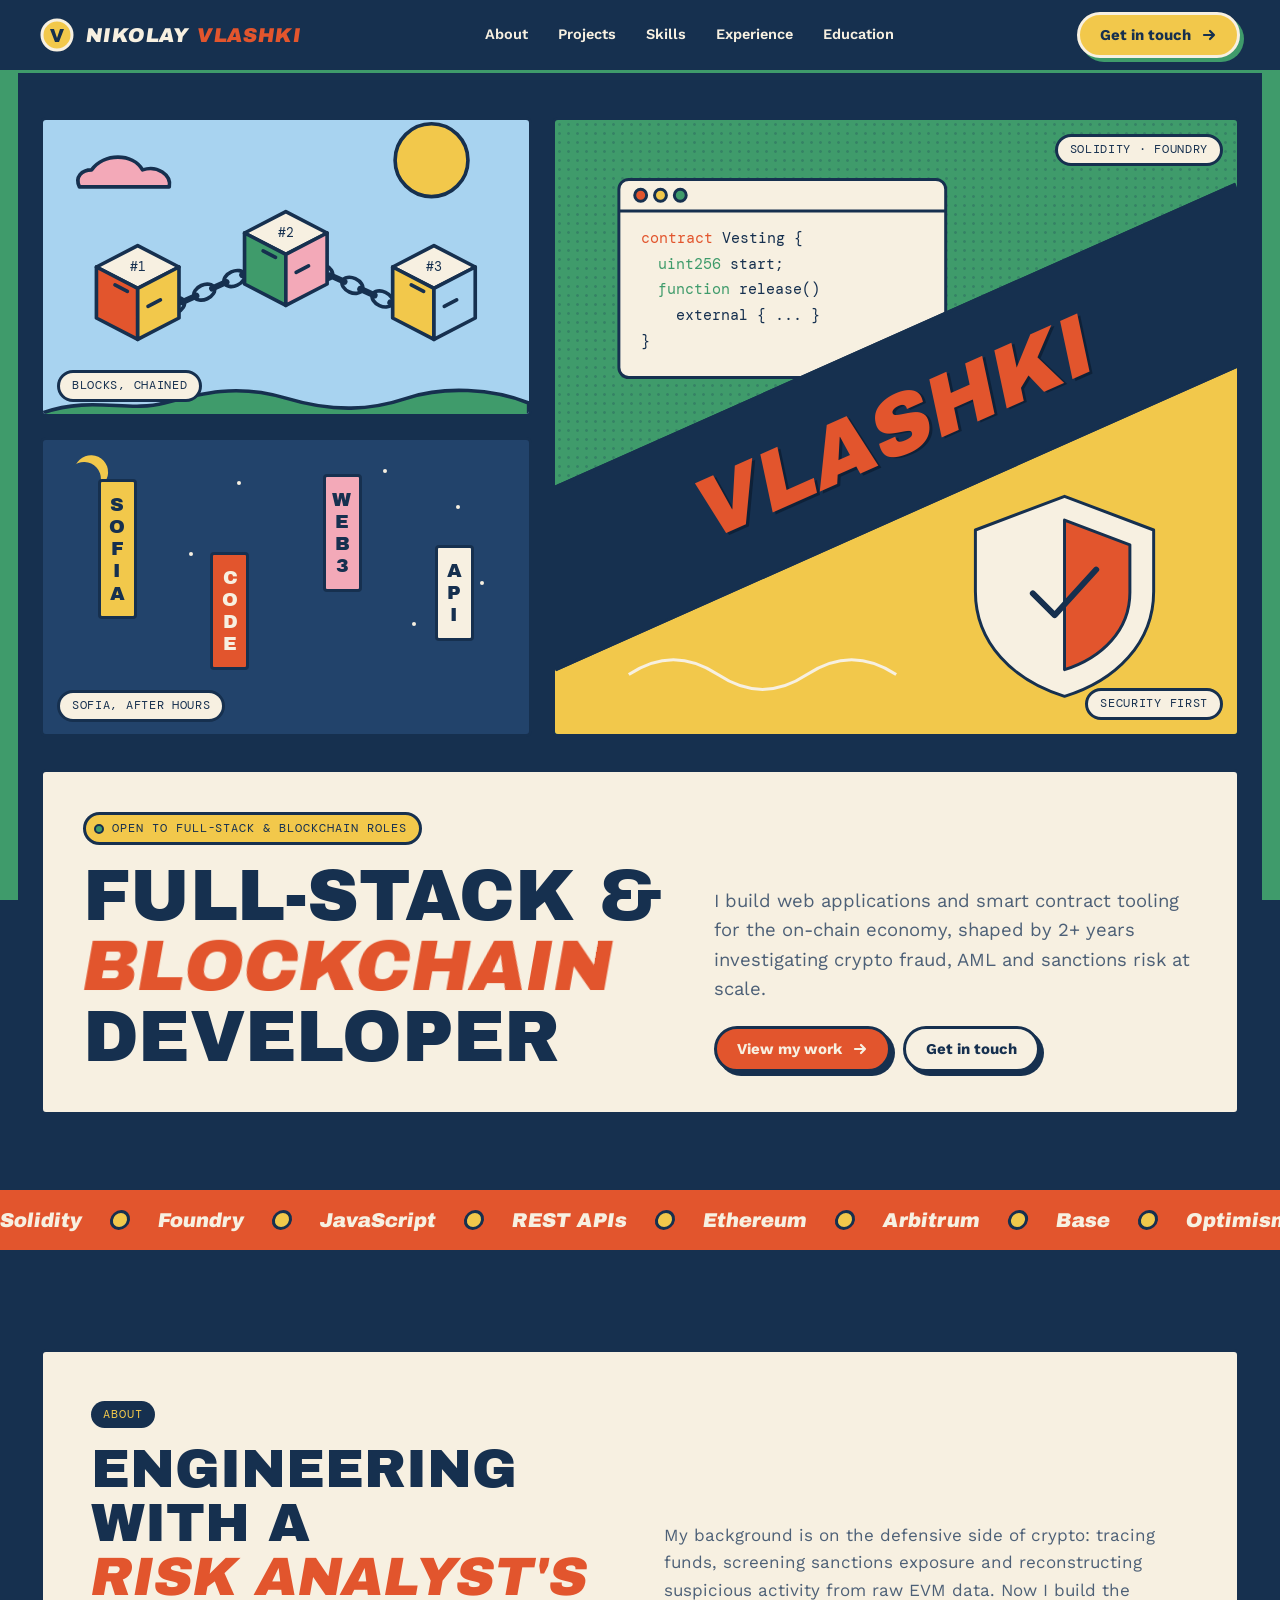
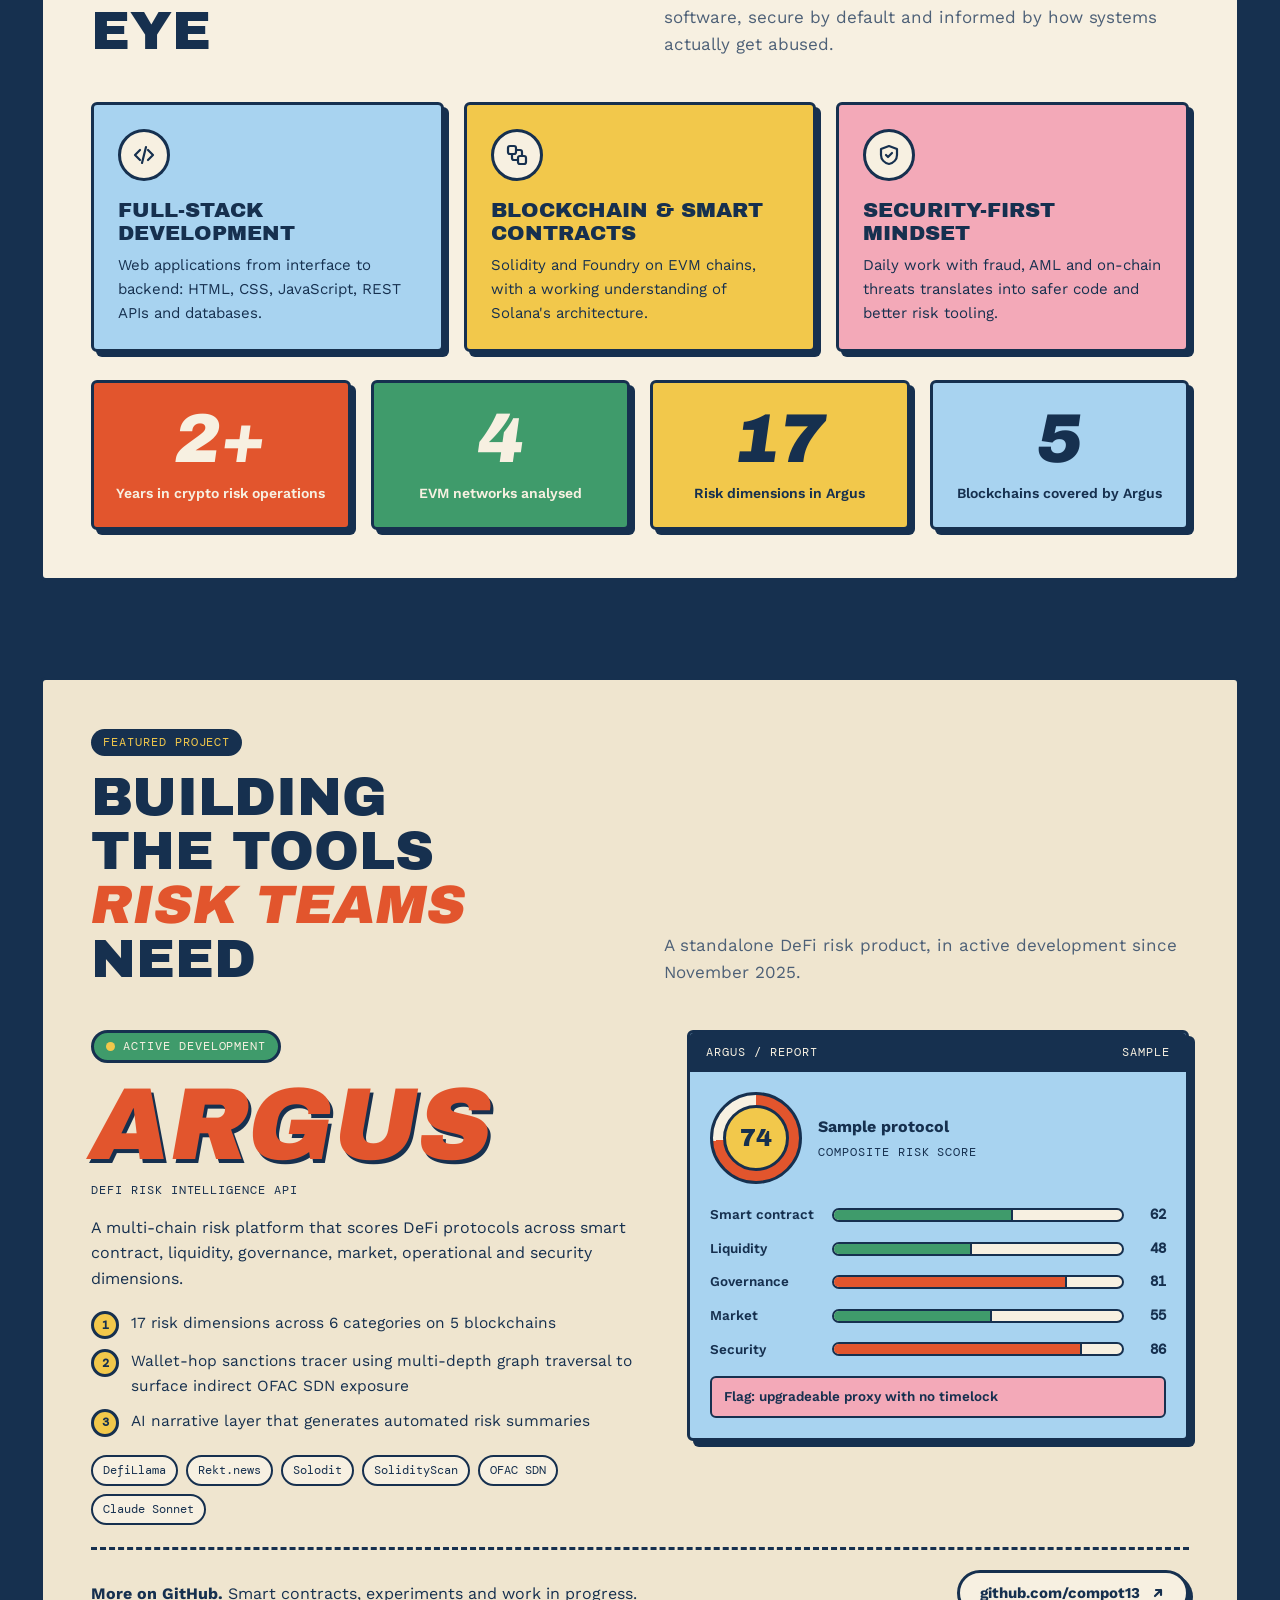
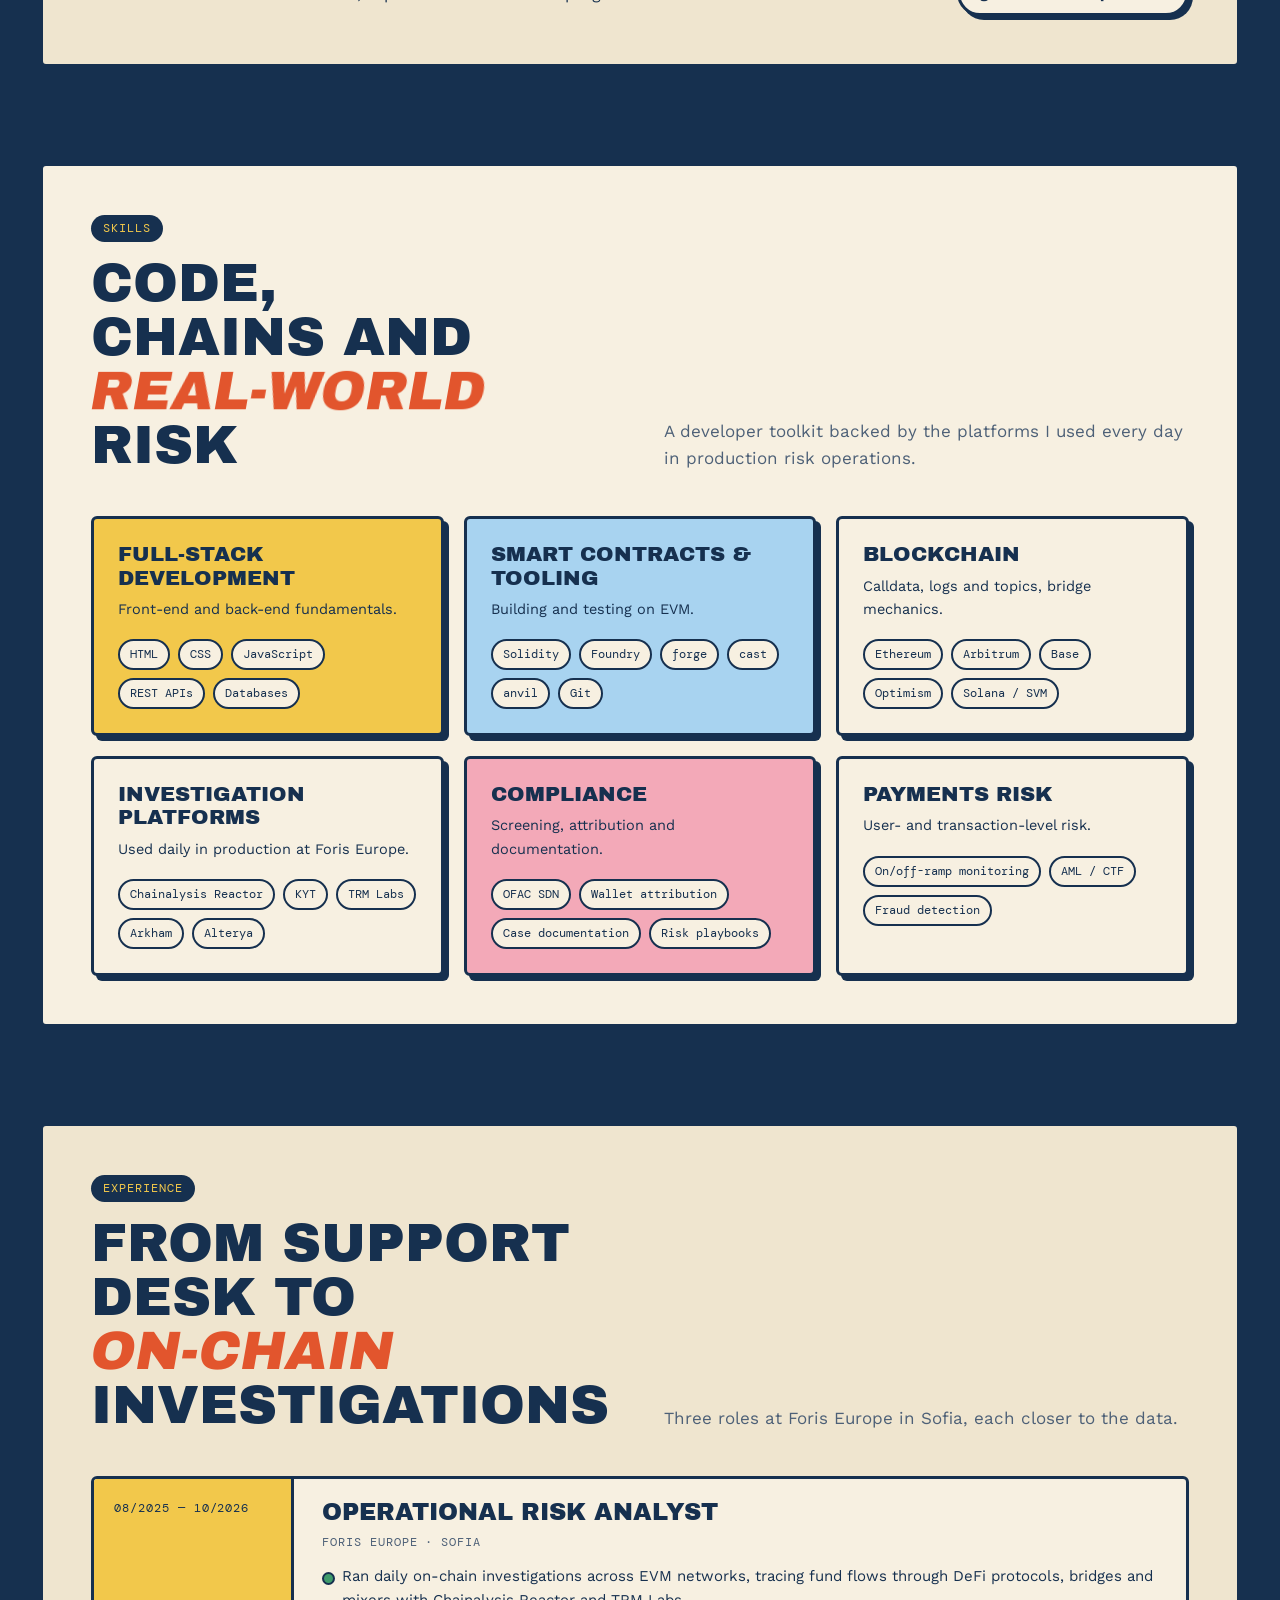
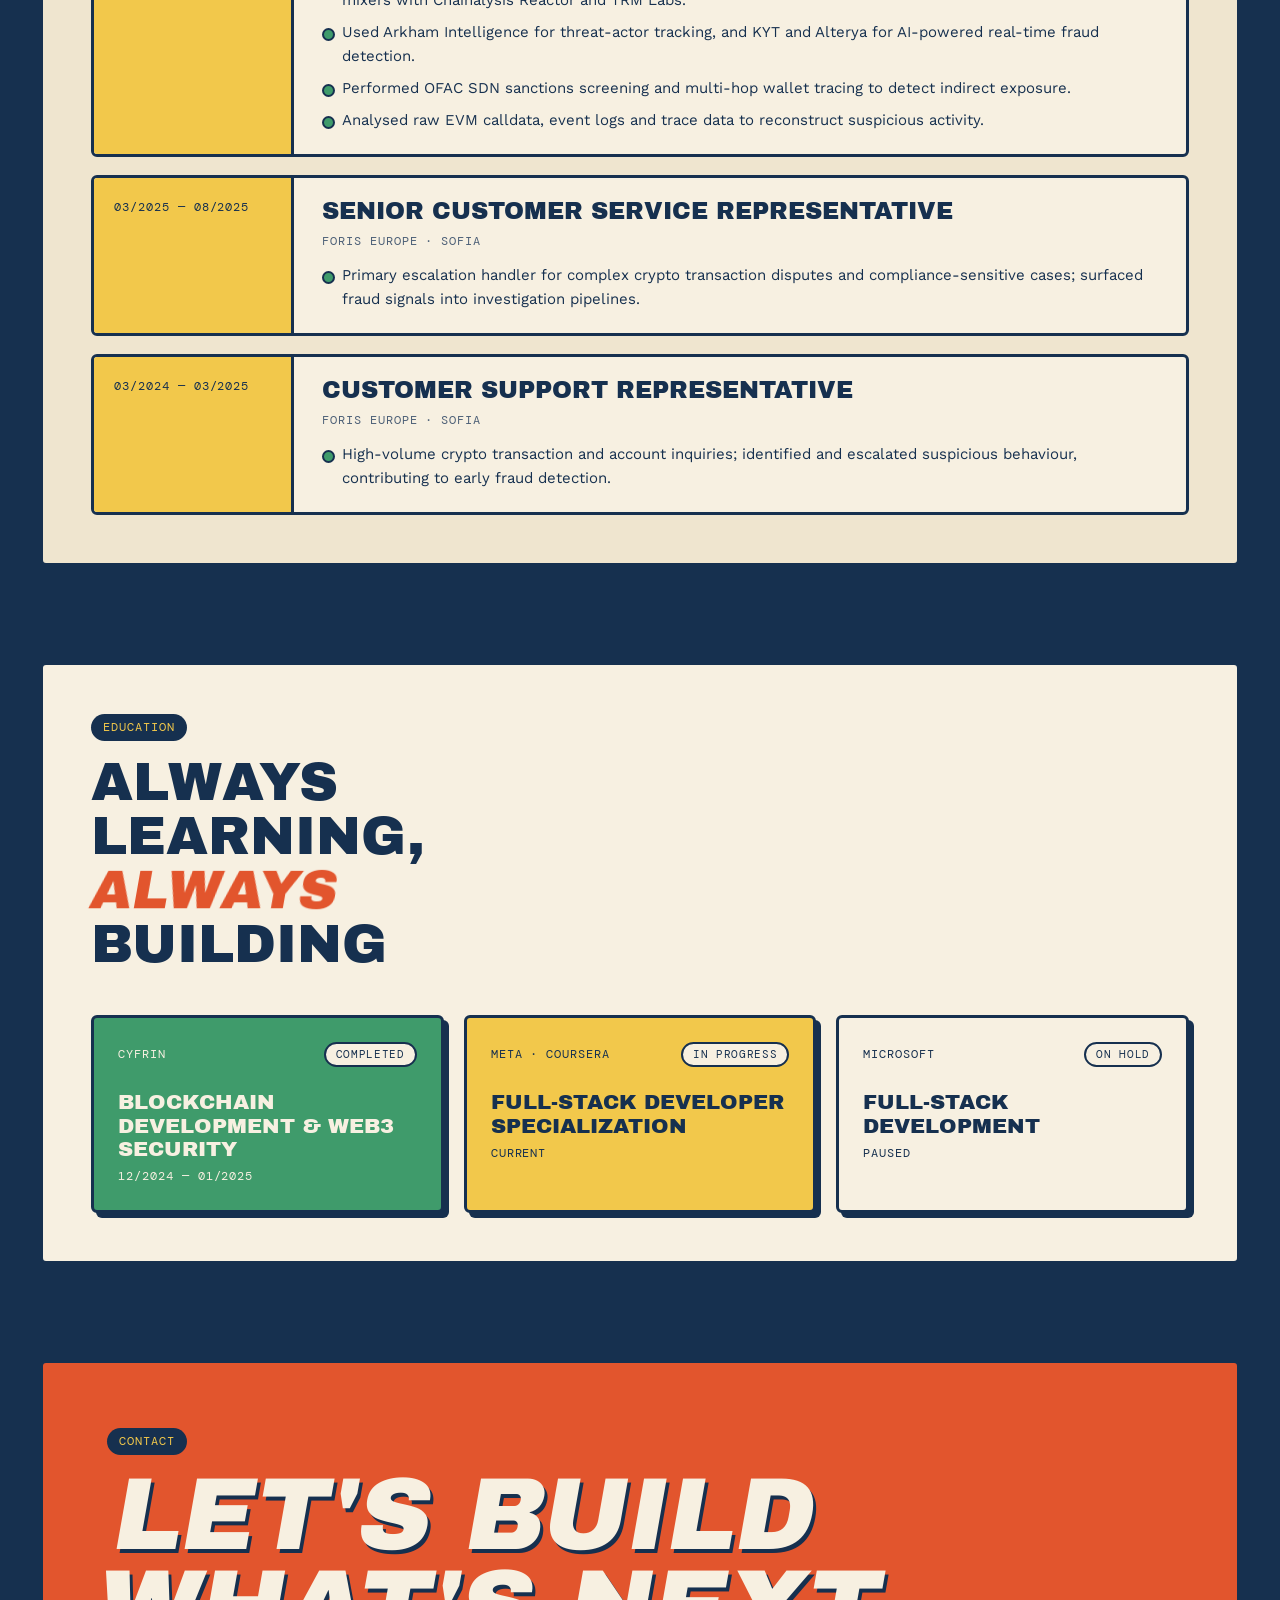
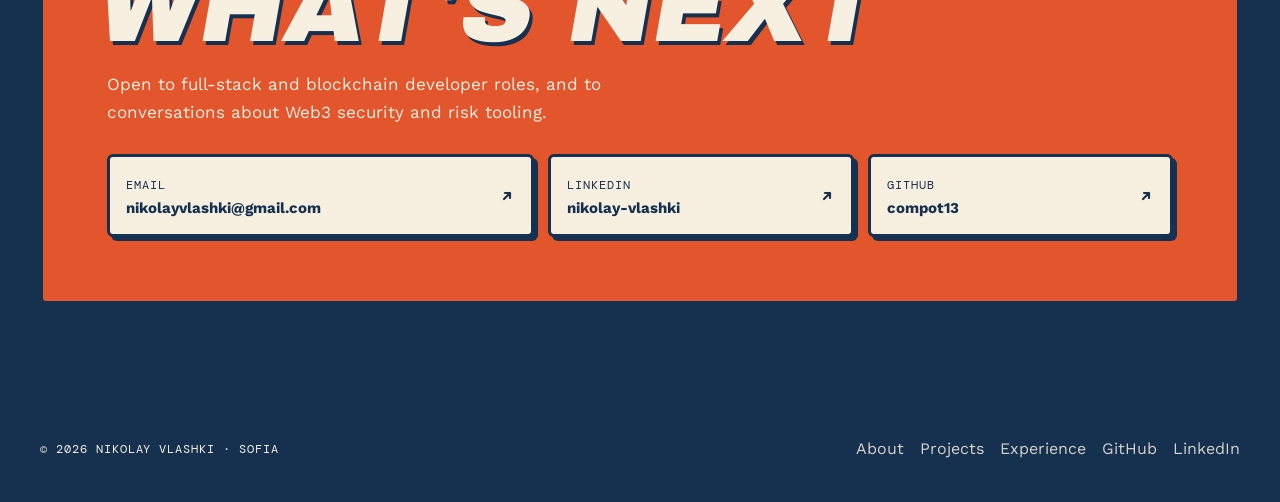
<file: index.html>
<!doctype html>
<html lang="en">
<head>
<meta charset="utf-8">
<meta name="viewport" content="width=device-width, initial-scale=1, viewport-fit=cover">
<title>Nikolay Vlashki — Full-Stack & Blockchain Developer</title>
<meta name="description" content="Nikolay Vlashki — Full-Stack & Blockchain Developer based in Sofia. Smart contracts, web applications and on-chain risk intelligence.">
<meta name="theme-color" content="#16304f">
<link rel="icon" type="image/png" href="./favicon.png">
<link rel="preconnect" href="https://fonts.googleapis.com">
<link rel="preconnect" href="https://fonts.gstatic.com" crossorigin>
<link href="https://fonts.googleapis.com/css2?family=Archivo+Black&family=Work+Sans:wght@400;500;600;700&family=DM+Mono:wght@400;500&display=swap" rel="stylesheet">
<style>
/* Layout: a screen-printed poster. Navy frame with green side bands, flat color panels with thick ink outlines,
   one slanted display face doing the shouting, halftone dots for texture. */
:root{
  color-scheme:light;
  --ink:#16304f; --ink-2:#22436b; --green:#3f9b6b; --orange:#e2552d; --yellow:#f2c84b; --pink:#f3a9b8; --sky:#a8d3f0; --paper:#f7f0e1; --paper-2:#efe5cf;
  --muted:#4d6077;
  --display:'Archivo Black','Arial Black',Impact,sans-serif; --sans:'Work Sans',system-ui,-apple-system,Segoe UI,sans-serif; --mono:'DM Mono',ui-monospace,monospace;
  --line:3px solid var(--ink); --gut:clamp(16px,4vw,40px); --max:1220px;
}
*{box-sizing:border-box;margin:0;padding:0}
html{scroll-behavior:smooth;-webkit-text-size-adjust:100%;scroll-padding-top:90px}
body{background:var(--ink);color:var(--ink);font-family:var(--sans);font-size:16px;line-height:1.6;-webkit-font-smoothing:antialiased;overflow-x:hidden}
a{color:inherit;text-decoration:none}
img{max-width:100%;display:block}
:focus-visible{outline:3px solid var(--yellow);outline-offset:3px}
.mono{font-family:var(--mono);font-size:12px;letter-spacing:.08em;text-transform:uppercase}
.skip{position:absolute;left:-999px}.skip:focus{left:16px;top:16px;z-index:300;background:var(--yellow);padding:8px 12px}

/* poster frame: green bands at the sides */
.frame{max-width:calc(var(--max) + 2*var(--gut));margin:0 auto;padding-inline:var(--gut);position:relative}
.bands{position:fixed;inset:0;pointer-events:none;z-index:0;background:linear-gradient(90deg,var(--green) 0 18px,transparent 18px calc(100% - 18px),var(--green) calc(100% - 18px))}
@media (max-width:700px){.bands{background:linear-gradient(90deg,var(--green) 0 6px,transparent 6px calc(100% - 6px),var(--green) calc(100% - 6px))}}
main,header.top,footer{position:relative;z-index:1}

/* halftone texture */
.dots{background-image:radial-gradient(rgba(22,48,79,.22) 1.2px,transparent 1.6px);background-size:9px 9px}
.dots-light{background-image:radial-gradient(rgba(247,240,225,.35) 1.2px,transparent 1.6px);background-size:9px 9px}

/* ---------- nav ---------- */
.top{position:sticky;top:env(safe-area-inset-top,0px);z-index:50;background:var(--ink);border-bottom:3px solid var(--green)}
.bar{display:flex;align-items:center;justify-content:space-between;gap:16px;height:70px}
.logo{display:flex;align-items:center;gap:12px;color:var(--paper)}
.logo b{font-family:var(--display);font-weight:400;font-size:20px;letter-spacing:.02em;transform:skewX(-8deg);display:inline-block}
.logo b span{color:var(--orange)}
.links{display:flex;gap:6px}
.links a{color:var(--paper);font-weight:600;font-size:14.5px;padding:8px 12px;border-radius:999px;transition:background .2s,color .2s}
.links a:hover{background:var(--yellow);color:var(--ink)}
.btn{display:inline-flex;align-items:center;justify-content:center;gap:10px;min-height:46px;padding:0 20px;border:var(--line);border-radius:999px;font-weight:700;font-size:15px;white-space:nowrap;transition:transform .15s,box-shadow .15s}
.btn svg{flex:none}
.btn-orange{background:var(--orange);color:var(--paper);box-shadow:4px 4px 0 var(--ink)}
.btn-yellow{background:var(--yellow);color:var(--ink);box-shadow:4px 4px 0 var(--ink)}
.btn-paper{background:var(--paper);color:var(--ink);box-shadow:4px 4px 0 var(--ink)}
.btn:hover{transform:translate(-2px,-2px);box-shadow:6px 6px 0 var(--ink)}
.btn:active{transform:translate(2px,2px);box-shadow:1px 1px 0 var(--ink)}
.top .btn{border-color:var(--paper);box-shadow:4px 4px 0 var(--green)}
.menu-btn{display:none;width:46px;height:46px;border-radius:50%;border:3px solid var(--paper);background:var(--yellow);color:var(--ink);cursor:pointer;align-items:center;justify-content:center}
.menu-btn i,.menu-btn i:before,.menu-btn i:after{display:block;width:18px;height:2.5px;background:currentColor;position:relative;transition:.25s}
.menu-btn i:before,.menu-btn i:after{content:"";position:absolute;left:0}
.menu-btn i:before{top:-6px}.menu-btn i:after{top:6px}
.menu-open .menu-btn i{background:transparent}.menu-open .menu-btn i:before{top:0;transform:rotate(45deg)}.menu-open .menu-btn i:after{top:0;transform:rotate(-45deg)}
.drawer{display:none}

/* ---------- hero poster ---------- */
.hero{padding-block:clamp(24px,4vw,44px) clamp(40px,6vw,72px)}
.poster{display:grid;grid-template-columns:5fr 7fr;grid-template-rows:auto auto;gap:clamp(12px,1.6vw,20px)}
.panel{position:relative;border:var(--line);border-radius:6px;overflow:hidden;background:var(--paper)}
.p-a{grid-column:1;grid-row:1;background:var(--sky);min-height:300px}
.p-c{grid-column:1;grid-row:2;background:var(--ink-2);min-height:300px}
.p-b{grid-column:2;grid-row:1/3;min-height:620px;background:var(--green)}
.panel svg.art{position:absolute;inset:0;width:100%;height:100%}
.band{position:absolute;left:-10%;right:-10%;top:50%;height:clamp(110px,15vw,170px);transform:translateY(-50%) rotate(-24deg);background:var(--ink);display:flex;align-items:center;justify-content:center;border-block:3px solid var(--ink)}
.band span{font-family:var(--display);font-size:clamp(46px,6.6vw,96px);line-height:1;color:var(--orange);letter-spacing:.01em;transform:skewX(-12deg);white-space:nowrap;text-shadow:3px 3px 0 #0e2138}
.p-b .lower{position:absolute;inset:0;background:var(--yellow);clip-path:polygon(0 100%,0 82%,100% 22%,100% 100%)}
.caption{position:absolute;left:14px;bottom:12px;background:var(--paper);border:var(--line);border-radius:999px;padding:4px 12px;font-family:var(--mono);font-size:11.5px;letter-spacing:.06em;text-transform:uppercase;z-index:2}
.p-b .caption{left:auto;right:14px;bottom:14px}
.p-b .caption.top{top:14px;bottom:auto;left:auto;right:14px}
.signs{position:absolute;inset:0;display:flex;align-items:center;justify-content:space-around;padding:20px 18px 40px}
.sign{writing-mode:vertical-rl;text-orientation:upright;font-family:var(--display);font-size:clamp(15px,1.5vw,19px);letter-spacing:.06em;padding:12px 7px;border:var(--line);border-radius:4px;line-height:1}
.sign.s1{background:var(--yellow);transform:translateY(-28px)}
.sign.s2{background:var(--orange);color:var(--paper);transform:translateY(34px)}
.sign.s3{background:var(--pink);transform:translateY(-44px)}
.sign.s4{background:var(--paper);transform:translateY(16px)}
.moon{position:absolute;top:22px;left:24px;width:34px;height:34px;border-radius:50%;box-shadow:9px -4px 0 0 var(--yellow);transform:rotate(-20deg)}
.star{position:absolute;width:4px;height:4px;background:var(--paper);border-radius:50%}

.intro{display:grid;grid-template-columns:1.2fr 1fr;gap:clamp(20px,4vw,56px);align-items:end;margin-top:clamp(20px,3vw,32px);background:var(--paper);border:var(--line);border-radius:6px;padding:clamp(22px,3.5vw,40px)}
.kicker{display:inline-flex;align-items:center;gap:8px;background:var(--yellow);border:var(--line);border-radius:999px;padding:4px 12px 4px 8px;margin-bottom:16px}
.kicker i{width:10px;height:10px;border-radius:50%;background:var(--green);border:2px solid var(--ink)}
h1{font-family:var(--display);font-weight:400;font-size:clamp(36px,5.6vw,72px);line-height:.98;letter-spacing:-.01em;text-transform:uppercase;text-wrap:balance}
h1 em{font-style:normal;color:var(--orange);display:inline-block;transform:skewX(-10deg)}
.lead{font-size:clamp(16px,1.6vw,18.5px);color:var(--muted);max-width:52ch}
.ctas{display:flex;gap:12px;flex-wrap:wrap;margin-top:22px}

/* ---------- strip ---------- */
.strip{background:var(--orange);border-block:3px solid var(--ink);overflow:hidden;position:relative;z-index:1}
.track{display:flex;gap:28px;width:max-content;padding:14px 0;animation:scroll 42s linear infinite}
.track span{font-family:var(--display);font-size:20px;color:var(--paper);display:inline-flex;align-items:center;gap:28px;transform:skewX(-8deg);white-space:nowrap}
.track span:after{content:"";width:14px;height:14px;border-radius:50%;background:var(--yellow);border:3px solid var(--ink)}
@keyframes scroll{to{transform:translateX(-50%)}}

/* ---------- sections ---------- */
section.sec{padding-block:clamp(56px,8vw,96px)}
.sheet{background:var(--paper);border:var(--line);border-radius:6px;padding:clamp(22px,4vw,48px)}
.sheet.alt{background:var(--paper-2)}
.head{display:grid;grid-template-columns:1fr 1fr;gap:clamp(16px,4vw,48px);align-items:end;margin-bottom:clamp(28px,4vw,44px)}
.tag{display:inline-block;background:var(--ink);color:var(--yellow);border-radius:999px;padding:4px 12px;margin-bottom:14px}
h2{font-family:var(--display);font-weight:400;font-size:clamp(30px,4.4vw,54px);line-height:1;text-transform:uppercase;text-wrap:balance}
h2 em{font-style:normal;color:var(--orange);display:inline-block;transform:skewX(-10deg)}
.sub{color:var(--muted);font-size:clamp(15.5px,1.4vw,17px);max-width:56ch}
.card{border:var(--line);border-radius:6px;padding:24px;background:var(--paper);box-shadow:5px 5px 0 var(--ink);transition:transform .15s,box-shadow .15s;min-width:0}
.card:hover{transform:translate(-2px,-2px);box-shadow:7px 7px 0 var(--ink)}
.c-sky{background:var(--sky)}.c-yellow{background:var(--yellow)}.c-pink{background:var(--pink)}.c-green{background:var(--green);color:var(--paper)}.c-orange{background:var(--orange);color:var(--paper)}
.grid3{display:grid;grid-template-columns:repeat(3,minmax(0,1fr));gap:20px}
.card h3{font-family:var(--display);font-weight:400;font-size:21px;line-height:1.1;text-transform:uppercase;margin-top:18px}
.card p{margin-top:8px;font-size:15px}
.ic{width:52px;height:52px;border:var(--line);border-radius:50%;display:grid;place-items:center;background:var(--paper)}
.stats{display:grid;grid-template-columns:repeat(4,minmax(0,1fr));gap:20px;margin-top:28px}
.stat{text-align:center;padding:22px 14px}
.stat b{display:block;font-family:var(--display);font-weight:400;font-size:clamp(46px,5.4vw,70px);line-height:1;transform:skewX(-8deg)}
.stat span{display:block;margin-top:8px;font-size:14px;font-weight:600}

/* project */
.project{display:grid;grid-template-columns:1.1fr 1fr;gap:clamp(20px,4vw,44px);align-items:start}
.project h3.name{font-family:var(--display);font-weight:400;font-size:clamp(56px,8vw,104px);line-height:.9;transform:skewX(-10deg);color:var(--orange);text-shadow:4px 4px 0 var(--ink)}
.status{display:inline-flex;align-items:center;gap:8px;background:var(--green);color:var(--paper);border:var(--line);border-radius:999px;padding:4px 12px}
.status i{width:9px;height:9px;border-radius:50%;background:var(--yellow)}
.points{list-style:none;margin-top:20px;display:grid;gap:10px}
.points li{display:flex;gap:12px;align-items:flex-start;font-size:15.5px}
.points li b{flex:none;width:28px;height:28px;border:var(--line);border-radius:50%;display:grid;place-items:center;font-family:var(--mono);font-size:12px;background:var(--yellow)}
.chips{display:flex;flex-wrap:wrap;gap:8px;margin-top:18px}
.chip{font-family:var(--mono);font-size:12px;padding:4px 10px;border:2px solid var(--ink);border-radius:999px;background:var(--paper)}
.report{border:var(--line);border-radius:6px;background:var(--sky);box-shadow:6px 6px 0 var(--ink);overflow:hidden}
.report .rh{display:flex;justify-content:space-between;gap:10px;padding:10px 16px;background:var(--ink);color:var(--paper)}
.report .rb{padding:20px}
.score{display:flex;align-items:center;gap:16px}
.score .ring{width:92px;height:92px;flex:none;border-radius:50%;border:var(--line);display:grid;place-items:center;background:conic-gradient(var(--orange) 0 74%,var(--paper) 74% 100%)}
.score .ring b{width:66px;height:66px;border-radius:50%;border:var(--line);background:var(--yellow);display:grid;place-items:center;font-family:var(--display);font-weight:400;font-size:24px}
.dims{display:grid;gap:12px;margin-top:20px}
.dim{display:grid;grid-template-columns:110px minmax(0,1fr) 30px;gap:12px;align-items:center;font-size:13.5px;font-weight:600}
.dim .b{height:14px;border:2px solid var(--ink);border-radius:999px;background:var(--paper);overflow:hidden}
.dim .b i{display:block;height:100%;background:var(--green);border-right:2px solid var(--ink)}
.dim .b i.hi{background:var(--orange)}
.dim span:last-child{font-family:var(--mono);text-align:right;font-variant-numeric:tabular-nums}
.flag{margin-top:16px;background:var(--pink);border:2px solid var(--ink);border-radius:6px;padding:8px 12px;font-size:13.5px;font-weight:600}
.more{margin-top:22px;display:flex;align-items:center;justify-content:space-between;gap:14px;flex-wrap:wrap;border-top:3px dashed var(--ink);padding-top:20px}

/* skills */
.skills{display:grid;grid-template-columns:repeat(3,minmax(0,1fr));gap:20px}
.skill h3{margin-top:0}
.skill p{font-size:14.5px}

/* experience */
.jobs{display:grid;gap:18px}
.job{display:grid;grid-template-columns:200px minmax(0,1fr);gap:8px 28px;border:var(--line);border-radius:6px;background:var(--paper);overflow:hidden}
.job .when{background:var(--yellow);border-right:var(--line);padding:20px;display:flex;flex-direction:column;gap:8px}
.job .when.now{background:var(--orange);color:var(--paper)}
.job .body{padding:20px 22px 22px 0;min-width:0}
.job h3{font-family:var(--display);font-weight:400;font-size:clamp(19px,2.2vw,24px);line-height:1.15;text-transform:uppercase}
.job .co{margin:6px 0 12px;color:var(--muted)}
.job ul{list-style:none;display:grid;gap:8px}
.job li{position:relative;padding-left:20px;font-size:15px}
.job li:before{content:"";position:absolute;left:0;top:8px;width:9px;height:9px;border-radius:50%;background:var(--green);border:2px solid var(--ink)}

/* education */
.edu .card{display:flex;flex-direction:column;gap:6px}
.edu .row{display:flex;justify-content:space-between;gap:10px;align-items:center}
.pill{border:2px solid var(--ink);border-radius:999px;padding:2px 10px;background:var(--paper);font-family:var(--mono);font-size:11px;letter-spacing:.06em;text-transform:uppercase;white-space:nowrap}

/* contact */
.contact{position:relative;overflow:hidden;background:var(--orange);border:var(--line);border-radius:6px;padding:clamp(28px,5vw,64px);color:var(--paper)}
.contact .big{font-family:var(--display);font-size:clamp(44px,8vw,110px);line-height:.9;text-transform:uppercase;transform:skewX(-10deg);text-shadow:4px 4px 0 var(--ink);text-wrap:balance}
.contact p{max-width:52ch;margin-top:18px;font-size:17px}
.cc-grid{display:grid;grid-template-columns:1.4fr 1fr 1fr;gap:14px;margin-top:28px}
.cc{display:flex;justify-content:space-between;align-items:center;gap:10px;background:var(--paper);color:var(--ink);border:var(--line);border-radius:6px;padding:14px 16px;box-shadow:4px 4px 0 var(--ink);transition:transform .15s,box-shadow .15s;min-width:0}
.cc:hover{transform:translate(-2px,-2px);box-shadow:6px 6px 0 var(--ink)}
.cc div{min-width:0}
.cc strong{display:block;font-size:15px;word-break:break-all}

footer{color:var(--paper);padding-block:36px 40px}
.foot{display:flex;justify-content:space-between;gap:16px;flex-wrap:wrap;align-items:center}
.foot nav{display:flex;gap:16px;flex-wrap:wrap}
.foot nav a{opacity:.85}.foot nav a:hover{color:var(--yellow);opacity:1}

/* ---------- responsive ---------- */
@media (max-width:1060px){
  .links,.top .bar > .btn{display:none}
  .menu-btn{display:inline-flex}
  .drawer{display:block;position:fixed;inset:0;z-index:40;background:var(--ink);padding:96px var(--gut) 40px;opacity:0;visibility:hidden;transition:.2s;overflow-y:auto}
  .menu-open .drawer{opacity:1;visibility:visible}
  .menu-open{overflow:hidden}
  .drawer a:not(.btn){display:block;font-family:var(--display);font-size:30px;color:var(--paper);padding:12px 0;border-bottom:2px solid var(--ink-2);text-transform:uppercase}
  .drawer a:not(.btn):hover{color:var(--yellow)}
  .drawer .btn{margin-top:24px;width:100%}
  .skills{grid-template-columns:repeat(2,minmax(0,1fr))}
  .stats{grid-template-columns:repeat(2,minmax(0,1fr))}
}
@media (max-width:860px){
  .poster{grid-template-columns:1fr 1fr}
  .p-b{grid-column:1/3;grid-row:1;min-height:0;aspect-ratio:700/620}
  .p-a{grid-column:1;grid-row:2;min-height:240px}
  .p-c{grid-column:2;grid-row:2;min-height:240px}
  .intro,.head,.project{grid-template-columns:1fr}
  .grid3{grid-template-columns:1fr}
  .job{grid-template-columns:1fr}
  .job .when{border-right:0;border-bottom:var(--line);flex-direction:row;justify-content:space-between;flex-wrap:wrap}
  .job .body{padding:0 20px 20px}
  .cc-grid{grid-template-columns:1fr}
}
@media (max-width:560px){
  .poster{grid-template-columns:1fr}
  .p-b,.p-a,.p-c{grid-column:1;grid-row:auto}
  .p-b{min-height:360px;aspect-ratio:auto}
  .caption{font-size:10.5px;padding:3px 10px}
  .p-b .caption.top{display:none}
  .p-a,.p-c{min-height:220px}
  .skills{grid-template-columns:1fr}
  .stat b{font-size:46px}
  .dim{grid-template-columns:92px minmax(0,1fr) 28px;gap:8px}
  .ctas .btn{flex:1 1 100%}
  .logo b{font-size:17px}
}
@media (prefers-reduced-motion:reduce){*{animation:none!important;transition:none!important}}
</style>
</head>
<body>
<a href="#main" class="skip">Skip to content</a>
<div class="bands" aria-hidden="true"></div>
<header class="top">
  <div class="frame bar">
    <a href="#home" class="logo" aria-label="Nikolay Vlashki — home">
      <svg width="34" height="34" viewBox="0 0 34 34" aria-hidden="true"><circle cx="17" cy="17" r="15" fill="#f2c84b" stroke="#f7f0e1" stroke-width="3"/><path d="M10 11h4l3 9 3-9h4l-5 13h-4z" fill="#16304f"/></svg>
      <b>NIKOLAY <span>VLASHKI</span></b></a>
    <nav class="links" aria-label="Main"><a href="#about">About</a><a href="#argus">Projects</a><a href="#skills">Skills</a><a href="#experience">Experience</a><a href="#education">Education</a></nav>
    <a href="#contact" class="btn btn-yellow">Get in touch <svg width="16" height="16" viewBox="0 0 16 16" fill="none" stroke="currentColor" stroke-width="2.2" stroke-linecap="round" stroke-linejoin="round"><path d="M3 8h10M9 4l4 4-4 4"/></svg></a>
    <button class="menu-btn" id="menuBtn" aria-label="Open menu" aria-expanded="false" aria-controls="drawer"><i></i></button>
  </div>
</header>
<div class="drawer" id="drawer">
  <a href="#about">About</a><a href="#argus">Projects</a><a href="#skills">Skills</a><a href="#experience">Experience</a><a href="#education">Education</a>
  <a href="#contact" class="btn btn-yellow">Get in touch <svg width="16" height="16" viewBox="0 0 16 16" fill="none" stroke="currentColor" stroke-width="2.2" stroke-linecap="round" stroke-linejoin="round"><path d="M3 8h10M9 4l4 4-4 4"/></svg></a>
</div>

<main id="main">
<section class="frame hero" id="home">
  
<div class="poster">
  <div class="panel p-a dots" aria-hidden="true">
    <svg class="art" viewBox="0 0 400 300" preserveAspectRatio="xMidYMid slice">
      <circle cx="320" cy="62" r="30" fill="#f2c84b" stroke="#16304f" stroke-width="3"/>
      <path d="M40 70c10-14 34-14 42 0 12-4 24 4 22 14H30c-4-8 2-14 10-14Z" fill="#f3a9b8" stroke="#16304f" stroke-width="3" stroke-linejoin="round"/>
      <g stroke="#16304f" stroke-width="3" stroke-linejoin="round"><ellipse cx="108.0" cy="181.9" rx="9" ry="6" transform="rotate(-24.3 108.0 181.9)" fill="none" stroke-width="3"/><ellipse cx="132.8" cy="170.7" rx="9" ry="6" transform="rotate(-24.3 132.8 170.7)" fill="none" stroke-width="3"/><ellipse cx="157.6" cy="159.5" rx="9" ry="6" transform="rotate(-24.3 157.6 159.5)" fill="none" stroke-width="3"/><rect x="111.4" y="173.8" width="18" height="5" rx="2.5" transform="rotate(-24.3 120.4 176.3)" fill="#16304f" stroke="none"/><rect x="136.2" y="162.6" width="18" height="5" rx="2.5" transform="rotate(-24.3 145.2 165.1)" fill="#16304f" stroke="none"/><rect x="161.0" y="151.4" width="18" height="5" rx="2.5" transform="rotate(-24.3 170.0 153.9)" fill="#16304f" stroke="none"/><ellipse cx="230.0" cy="153.9" rx="9" ry="6" transform="rotate(24.3 230.0 153.9)" fill="none" stroke-width="3"/><ellipse cx="254.8" cy="165.1" rx="9" ry="6" transform="rotate(24.3 254.8 165.1)" fill="none" stroke-width="3"/><ellipse cx="279.6" cy="176.3" rx="9" ry="6" transform="rotate(24.3 279.6 176.3)" fill="none" stroke-width="3"/><rect x="233.4" y="157.0" width="18" height="5" rx="2.5" transform="rotate(24.3 242.4 159.5)" fill="#16304f" stroke="none"/><rect x="258.2" y="168.2" width="18" height="5" rx="2.5" transform="rotate(24.3 267.2 170.7)" fill="#16304f" stroke="none"/><rect x="283.0" y="179.4" width="18" height="5" rx="2.5" transform="rotate(24.3 292.0 181.9)" fill="#16304f" stroke="none"/><path d="M44 150l34 -17.68 34 17.68 -34 17.68z" fill="#f7f0e1"/><path d="M44 150v42l34 17.68v-42z" fill="#e2552d"/><path d="M112 150v42l-34 17.68v-42z" fill="#f2c84b"/><path d="M59.3 164.7l10.2 5.303999999999999M86.5 182.38l10.2 -5.303999999999999" stroke-linecap="round" fill="none"/><path d="M166 122l34 -17.68 34 17.68 -34 17.68z" fill="#f7f0e1"/><path d="M166 122v42l34 17.68v-42z" fill="#3f9b6b"/><path d="M234 122v42l-34 17.68v-42z" fill="#f3a9b8"/><path d="M181.3 136.7l10.2 5.303999999999999M208.5 154.38l10.2 -5.303999999999999" stroke-linecap="round" fill="none"/><path d="M288 150l34 -17.68 34 17.68 -34 17.68z" fill="#f7f0e1"/><path d="M288 150v42l34 17.68v-42z" fill="#f2c84b"/><path d="M356 150v42l-34 17.68v-42z" fill="#a8d3f0"/><path d="M303.3 164.7l10.2 5.303999999999999M330.5 182.38l10.2 -5.303999999999999" stroke-linecap="round" fill="none"/><text x="78" y="153" text-anchor="middle" font-family="DM Mono, monospace" font-size="11" fill="#16304f" stroke="none">#1</text><text x="200" y="125" text-anchor="middle" font-family="DM Mono, monospace" font-size="11" fill="#16304f" stroke="none">#2</text><text x="322" y="153" text-anchor="middle" font-family="DM Mono, monospace" font-size="11" fill="#16304f" stroke="none">#3</text></g>
      <path d="M0 270c40-14 70 0 100-8s60-16 100-4 70 10 100 0 70-8 100 4v40H0z" fill="#3f9b6b" stroke="#16304f" stroke-width="3"/>
    </svg>
    <span class="caption">Blocks, chained</span>
  </div>
  <div class="panel p-b" aria-hidden="true">
    <div class="dots" style="position:absolute;inset:0"></div>
    <svg class="art" viewBox="0 0 700 620" preserveAspectRatio="xMidYMid slice">
      <g stroke="#16304f" stroke-width="3" stroke-linejoin="round">
        <rect x="70" y="60" width="330" height="200" rx="10" fill="#f7f0e1"/>
        <path d="M70 92h330" fill="none"/><circle cx="92" cy="76" r="6" fill="#e2552d"/><circle cx="112" cy="76" r="6" fill="#f2c84b"/><circle cx="132" cy="76" r="6" fill="#3f9b6b"/>
      </g>
      <g font-family="DM Mono, monospace" font-size="15" fill="#16304f">
        <text x="92" y="124"><tspan fill="#e2552d">contract</tspan> Vesting {</text>
        <text x="110" y="150"><tspan fill="#3f9b6b">uint256</tspan> start;</text>
        <text x="110" y="176"><tspan fill="#3f9b6b">function</tspan> release()</text>
        <text x="128" y="202">external { ... }</text>
        <text x="92" y="228">}</text>
      </g>
    </svg>
    <div class="lower dots"></div>
    <svg class="art" viewBox="0 0 700 620" preserveAspectRatio="xMidYMid slice">
      <g stroke="#16304f" stroke-width="3" stroke-linejoin="round">
        <path d="M520 380l90 34v62c0 52-38 90-90 106-52-16-90-54-90-106v-62z" fill="#f7f0e1"/>
        <path d="M520 404l66 25v48c0 38-28 66-66 78z" fill="#e2552d"/>
        <path d="M488 478l22 22 42-46" fill="none" stroke-width="6" stroke-linecap="round"/>
        <path d="M80 560c30-20 60-20 90 0s60 20 90 0 60-20 90 0" fill="none" stroke="#f7f0e1" stroke-width="3"/>
      </g>
      <g fill="#16304f"><path d="M150 470l10-6 10 6-10 6z"/><path d="M190 446l8-5 8 5-8 5z"/></g>
    </svg>
    <div class="band"><span>VLASHKI</span></div>
    <span class="caption top">Solidity · Foundry</span>
    <span class="caption">Security first</span>
  </div>
  <div class="panel p-c" aria-hidden="true">
    <span class="moon"></span><span class="star" style="left:70%;top:10%"></span><span class="star" style="left:85%;top:22%"></span><span class="star" style="left:40%;top:14%"></span><span class="star" style="left:58%;top:30%"></span><span class="star" style="left:90%;top:48%"></span><span class="star" style="left:30%;top:38%"></span><span class="star" style="left:76%;top:62%"></span>
    <div class="signs"><span class="sign s1">SOFIA</span><span class="sign s2">CODE</span><span class="sign s3">WEB3</span><span class="sign s4">API</span></div>
    <span class="caption">Sofia, after hours</span>
  </div>
</div>
  <div class="intro">
    <div>
      <div class="kicker mono"><i></i>Open to full-stack &amp; blockchain roles</div>
      <h1>Full-stack &amp; <em>blockchain</em> developer</h1>
    </div>
    <div>
      <p class="lead">I build web applications and smart contract tooling for the on-chain economy, shaped by 2+ years investigating crypto fraud, AML and sanctions risk at scale.</p>
      <div class="ctas">
        <a href="#argus" class="btn btn-orange">View my work <svg width="16" height="16" viewBox="0 0 16 16" fill="none" stroke="currentColor" stroke-width="2.2" stroke-linecap="round" stroke-linejoin="round"><path d="M3 8h10M9 4l4 4-4 4"/></svg></a>
        <a href="#contact" class="btn btn-paper">Get in touch</a>
      </div>
    </div>
  </div>
</section>

<div class="strip" aria-label="Tech stack"><div class="track">
  <span>Solidity</span><span>Foundry</span><span>JavaScript</span><span>REST APIs</span><span>Ethereum</span><span>Arbitrum</span><span>Base</span><span>Optimism</span><span>Solana</span><span>Git</span>
  <span>Solidity</span><span>Foundry</span><span>JavaScript</span><span>REST APIs</span><span>Ethereum</span><span>Arbitrum</span><span>Base</span><span>Optimism</span><span>Solana</span><span>Git</span>
</div></div>

<section class="frame sec" id="about">
  <div class="sheet">
    <div class="head">
      <div><span class="tag mono">About</span><h2>Engineering with a <em>risk analyst's</em> eye</h2></div>
      <p class="sub">My background is on the defensive side of crypto: tracing funds, screening sanctions exposure and reconstructing suspicious activity from raw EVM data. Now I build the software, secure by default and informed by how systems actually get abused.</p>
    </div>
    <div class="grid3">
      <div class="card c-sky"><div class="ic"><svg width="24" height="24" viewBox="0 0 24 24" fill="none" stroke="#16304f" stroke-width="2.2" stroke-linecap="round" stroke-linejoin="round"><path d="M8 7l-5 5 5 5M16 7l5 5-5 5M14 4l-4 16"/></svg></div><h3>Full-stack development</h3><p>Web applications from interface to backend: HTML, CSS, JavaScript, REST APIs and databases.</p></div>
      <div class="card c-yellow"><div class="ic"><svg width="24" height="24" viewBox="0 0 24 24" fill="none" stroke="#16304f" stroke-width="2.2" stroke-linejoin="round"><rect x="3" y="3" width="8" height="8" rx="2"/><rect x="13" y="13" width="8" height="8" rx="2"/><path d="M11 7h4a2 2 0 0 1 2 2v4M13 17H9a2 2 0 0 1-2-2v-4"/></svg></div><h3>Blockchain &amp; smart contracts</h3><p>Solidity and Foundry on EVM chains, with a working understanding of Solana's architecture.</p></div>
      <div class="card c-pink"><div class="ic"><svg width="24" height="24" viewBox="0 0 24 24" fill="none" stroke="#16304f" stroke-width="2.2" stroke-linejoin="round"><path d="M12 3l8 3v6c0 4.5-3.4 8.2-8 9-4.6-.8-8-4.5-8-9V6l8-3z"/><path d="M9 12l2 2 4-4" stroke-linecap="round"/></svg></div><h3>Security-first mindset</h3><p>Daily work with fraud, AML and on-chain threats translates into safer code and better risk tooling.</p></div>
    </div>
    <div class="stats">
      <div class="card stat c-orange"><b>2+</b><span>Years in crypto risk operations</span></div>
      <div class="card stat c-green"><b>4</b><span>EVM networks analysed</span></div>
      <div class="card stat c-yellow"><b>17</b><span>Risk dimensions in Argus</span></div>
      <div class="card stat c-sky"><b>5</b><span>Blockchains covered by Argus</span></div>
    </div>
  </div>
</section>

<section class="frame sec" id="argus" style="padding-top:0">
  <div class="sheet alt">
    <div class="head">
      <div><span class="tag mono">Featured project</span><h2>Building the tools <em>risk teams</em> need</h2></div>
      <p class="sub">A standalone DeFi risk product, in active development since November 2025.</p>
    </div>
    <div class="project">
      <div>
        <span class="status mono"><i></i>Active development</span>
        <h3 class="name" style="margin-top:16px">ARGUS</h3>
        <p class="mono" style="margin-top:10px">DeFi risk intelligence API</p>
        <p style="margin-top:14px">A multi-chain risk platform that scores DeFi protocols across smart contract, liquidity, governance, market, operational and security dimensions.</p>
        <ul class="points">
          <li><b>1</b>17 risk dimensions across 6 categories on 5 blockchains</li>
          <li><b>2</b>Wallet-hop sanctions tracer using multi-depth graph traversal to surface indirect OFAC SDN exposure</li>
          <li><b>3</b>AI narrative layer that generates automated risk summaries</li>
        </ul>
        <div class="chips"><span class="chip">DefiLlama</span><span class="chip">Rekt.news</span><span class="chip">Solodit</span><span class="chip">SolidityScan</span><span class="chip">OFAC SDN</span><span class="chip">Claude Sonnet</span></div>
      </div>
      <div class="report" aria-label="Sample Argus risk report, illustrative">
        <div class="rh mono"><span>argus / report</span><span>sample</span></div>
        <div class="rb">
          <div class="score"><div class="ring"><b>74</b></div><div><strong>Sample protocol</strong><div class="mono" style="margin-top:4px">Composite risk score</div></div></div>
          <div class="dims">
            <div class="dim"><span>Smart contract</span><span class="b"><i style="width:62%"></i></span><span>62</span></div>
            <div class="dim"><span>Liquidity</span><span class="b"><i style="width:48%"></i></span><span>48</span></div>
            <div class="dim"><span>Governance</span><span class="b"><i class="hi" style="width:81%"></i></span><span>81</span></div>
            <div class="dim"><span>Market</span><span class="b"><i style="width:55%"></i></span><span>55</span></div>
            <div class="dim"><span>Security</span><span class="b"><i class="hi" style="width:86%"></i></span><span>86</span></div>
          </div>
          <div class="flag">Flag: upgradeable proxy with no timelock</div>
        </div>
      </div>
    </div>
    <div class="more"><span><strong>More on GitHub.</strong> Smart contracts, experiments and work in progress.</span><a href="https://github.com/compot13" target="_blank" rel="noopener" class="btn btn-paper">github.com/compot13 <svg width="16" height="16" viewBox="0 0 16 16" fill="none" stroke="currentColor" stroke-width="2.2" stroke-linecap="round" stroke-linejoin="round"><path d="M5 11l6-6M6 5h5v5"/></svg></a></div>
  </div>
</section>

<section class="frame sec" id="skills" style="padding-top:0">
  <div class="sheet">
    <div class="head">
      <div><span class="tag mono">Skills</span><h2>Code, chains and <em>real-world</em> risk</h2></div>
      <p class="sub">A developer toolkit backed by the platforms I used every day in production risk operations.</p>
    </div>
    <div class="skills">
      <div class="card skill c-yellow"><h3>Full-stack development</h3><p>Front-end and back-end fundamentals.</p><div class="chips"><span class="chip">HTML</span><span class="chip">CSS</span><span class="chip">JavaScript</span><span class="chip">REST APIs</span><span class="chip">Databases</span></div></div>
      <div class="card skill c-sky"><h3>Smart contracts &amp; tooling</h3><p>Building and testing on EVM.</p><div class="chips"><span class="chip">Solidity</span><span class="chip">Foundry</span><span class="chip">forge</span><span class="chip">cast</span><span class="chip">anvil</span><span class="chip">Git</span></div></div>
      <div class="card skill"><h3>Blockchain</h3><p>Calldata, logs and topics, bridge mechanics.</p><div class="chips"><span class="chip">Ethereum</span><span class="chip">Arbitrum</span><span class="chip">Base</span><span class="chip">Optimism</span><span class="chip">Solana / SVM</span></div></div>
      <div class="card skill"><h3>Investigation platforms</h3><p>Used daily in production at Foris Europe.</p><div class="chips"><span class="chip">Chainalysis Reactor</span><span class="chip">KYT</span><span class="chip">TRM Labs</span><span class="chip">Arkham</span><span class="chip">Alterya</span></div></div>
      <div class="card skill c-pink"><h3>Compliance</h3><p>Screening, attribution and documentation.</p><div class="chips"><span class="chip">OFAC SDN</span><span class="chip">Wallet attribution</span><span class="chip">Case documentation</span><span class="chip">Risk playbooks</span></div></div>
      <div class="card skill"><h3>Payments risk</h3><p>User- and transaction-level risk.</p><div class="chips"><span class="chip">On/off-ramp monitoring</span><span class="chip">AML / CTF</span><span class="chip">Fraud detection</span></div></div>
    </div>
  </div>
</section>

<section class="frame sec" id="experience" style="padding-top:0">
  <div class="sheet alt">
    <div class="head">
      <div><span class="tag mono">Experience</span><h2>From support desk to <em>on-chain</em> investigations</h2></div>
      <p class="sub">Three roles at Foris Europe in Sofia, each closer to the data.</p>
    </div>
    <div class="jobs">
      <div class="job"><div class="when"><span class="mono">08/2025 — 10/2026</span></div><div class="body">
        <h3>Operational Risk Analyst</h3><div class="co mono">Foris Europe · Sofia</div>
        <ul><li>Ran daily on-chain investigations across EVM networks, tracing fund flows through DeFi protocols, bridges and mixers with Chainalysis Reactor and TRM Labs.</li>
        <li>Used Arkham Intelligence for threat-actor tracking, and KYT and Alterya for AI-powered real-time fraud detection.</li>
        <li>Performed OFAC SDN sanctions screening and multi-hop wallet tracing to detect indirect exposure.</li>
        <li>Analysed raw EVM calldata, event logs and trace data to reconstruct suspicious activity.</li></ul></div></div>
      <div class="job"><div class="when"><span class="mono">03/2025 — 08/2025</span></div><div class="body">
        <h3>Senior Customer Service Representative</h3><div class="co mono">Foris Europe · Sofia</div>
        <ul><li>Primary escalation handler for complex crypto transaction disputes and compliance-sensitive cases; surfaced fraud signals into investigation pipelines.</li></ul></div></div>
      <div class="job"><div class="when"><span class="mono">03/2024 — 03/2025</span></div><div class="body">
        <h3>Customer Support Representative</h3><div class="co mono">Foris Europe · Sofia</div>
        <ul><li>High-volume crypto transaction and account inquiries; identified and escalated suspicious behaviour, contributing to early fraud detection.</li></ul></div></div>
    </div>
  </div>
</section>

<section class="frame sec" id="education" style="padding-top:0">
  <div class="sheet">
    <div class="head"><div><span class="tag mono">Education</span><h2>Always learning, <em>always</em> building</h2></div></div>
    <div class="grid3 edu">
      <div class="card c-green"><div class="row"><span class="mono">Cyfrin</span><span class="pill" style="color:var(--ink)">Completed</span></div><h3>Blockchain Development &amp; Web3 Security</h3><span class="mono">12/2024 — 01/2025</span></div>
      <div class="card c-yellow"><div class="row"><span class="mono">Meta · Coursera</span><span class="pill">In progress</span></div><h3>Full-Stack Developer Specialization</h3><span class="mono">Current</span></div>
      <div class="card"><div class="row"><span class="mono">Microsoft</span><span class="pill">On hold</span></div><h3>Full-Stack Development</h3><span class="mono">Paused</span></div>
    </div>
  </div>
</section>

<section class="frame sec" id="contact" style="padding-top:0">
  <div class="contact dots-light">
    <span class="tag mono" style="background:var(--ink)">Contact</span>
    <div class="big">Let's build what's next</div>
    <p>Open to full-stack and blockchain developer roles, and to conversations about Web3 security and risk tooling.</p>
    <div class="cc-grid">
      <a class="cc" href="mailto:nikolayvlashki@gmail.com"><div><span class="mono">Email</span><strong>nikolayvlashki@gmail.com</strong></div><svg width="16" height="16" viewBox="0 0 16 16" fill="none" stroke="currentColor" stroke-width="2.2" stroke-linecap="round" stroke-linejoin="round"><path d="M5 11l6-6M6 5h5v5"/></svg></a>
      <a class="cc" href="https://www.linkedin.com/in/nikolay-vlashki-5bb79b2b0/" target="_blank" rel="noopener"><div><span class="mono">LinkedIn</span><strong>nikolay-vlashki</strong></div><svg width="16" height="16" viewBox="0 0 16 16" fill="none" stroke="currentColor" stroke-width="2.2" stroke-linecap="round" stroke-linejoin="round"><path d="M5 11l6-6M6 5h5v5"/></svg></a>
      <a class="cc" href="https://github.com/compot13" target="_blank" rel="noopener"><div><span class="mono">GitHub</span><strong>compot13</strong></div><svg width="16" height="16" viewBox="0 0 16 16" fill="none" stroke="currentColor" stroke-width="2.2" stroke-linecap="round" stroke-linejoin="round"><path d="M5 11l6-6M6 5h5v5"/></svg></a>
    </div>
  </div>
</section>
</main>

<footer class="frame">
  <div class="foot">
    <span class="mono">© 2026 Nikolay Vlashki · Sofia</span>
    <nav aria-label="Footer"><a href="#about">About</a><a href="#argus">Projects</a><a href="#experience">Experience</a><a href="https://github.com/compot13" target="_blank" rel="noopener">GitHub</a><a href="https://www.linkedin.com/in/nikolay-vlashki-5bb79b2b0/" target="_blank" rel="noopener">LinkedIn</a></nav>
  </div>
</footer>

<script>
const btn=document.getElementById('menuBtn');
const setMenu=o=>{document.body.classList.toggle('menu-open',o);btn.setAttribute('aria-expanded',o);btn.setAttribute('aria-label',o?'Close menu':'Open menu')};
btn.addEventListener('click',()=>setMenu(!document.body.classList.contains('menu-open')));
document.querySelectorAll('#drawer a').forEach(a=>a.addEventListener('click',()=>setMenu(false)));
addEventListener('keydown',e=>{if(e.key==='Escape')setMenu(false)});
addEventListener('resize',()=>{if(innerWidth>1060)setMenu(false)});
</script>
</body>
</html>
</file>
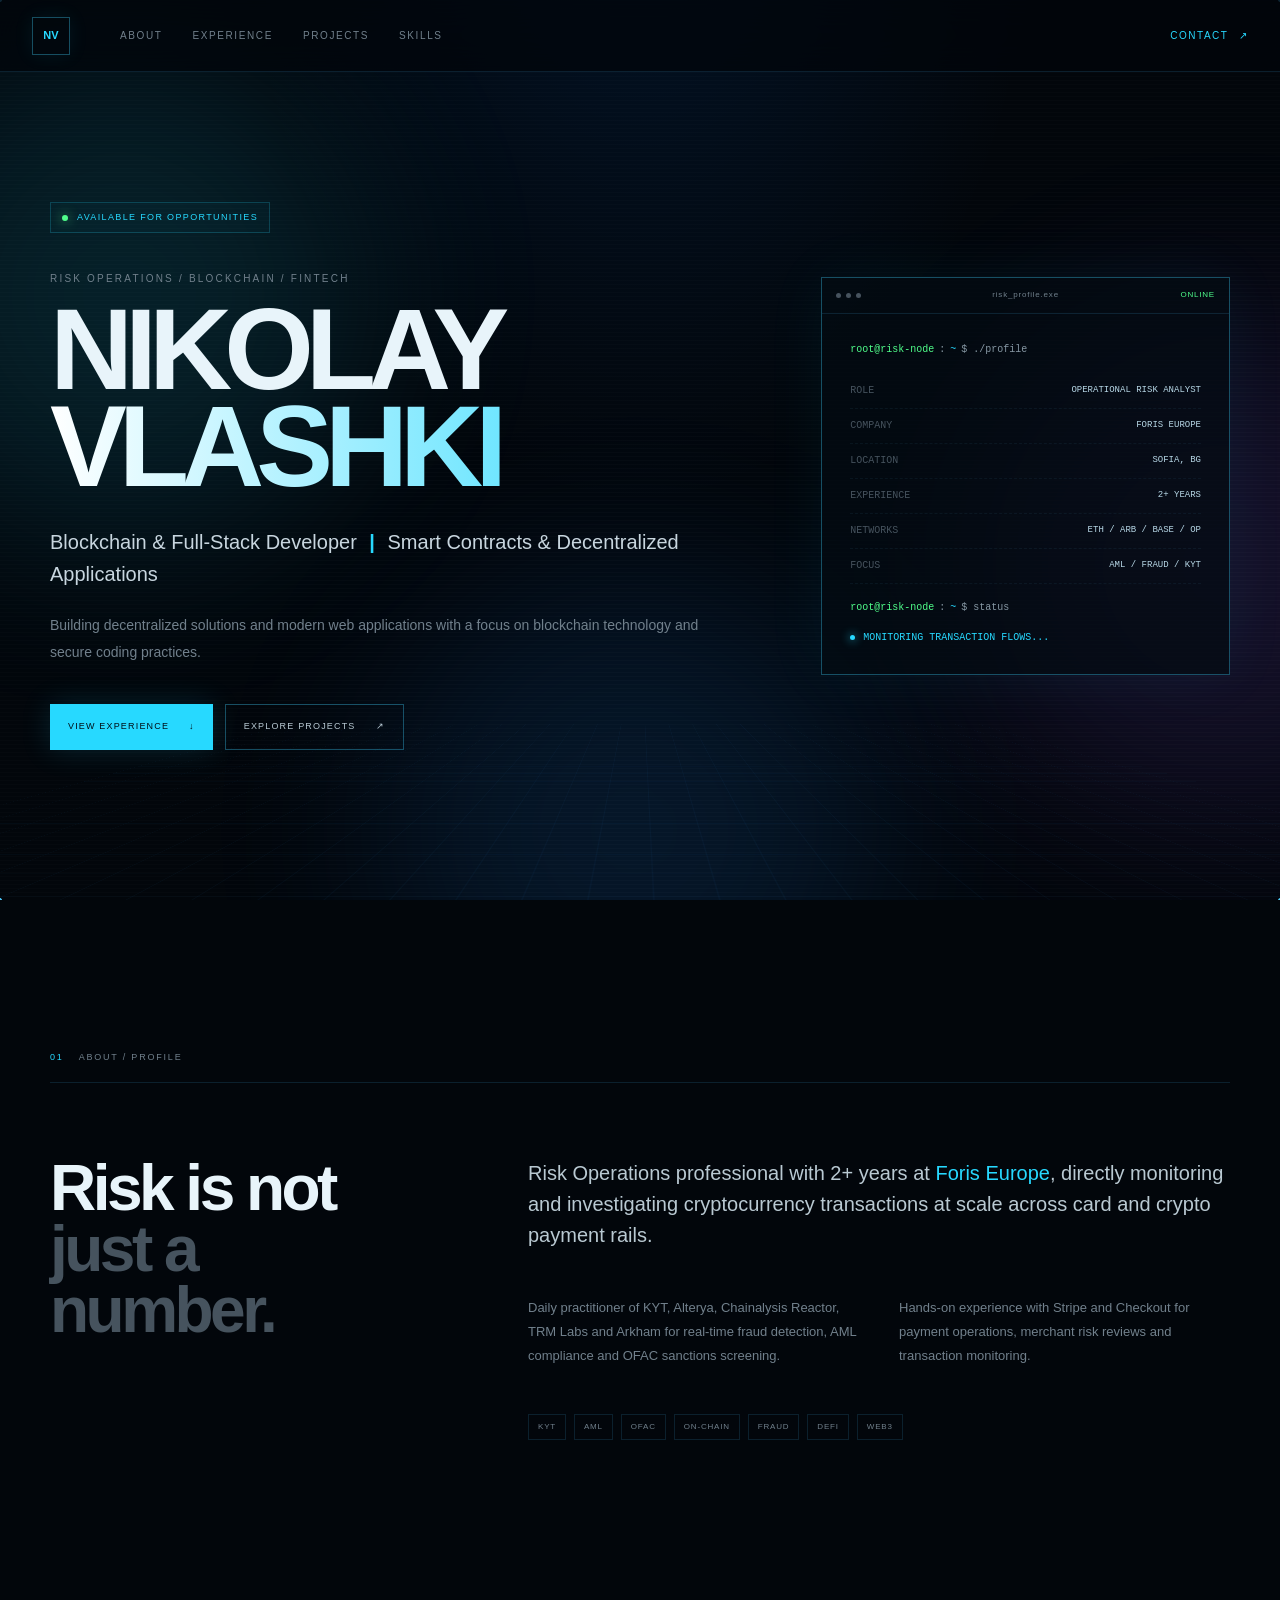
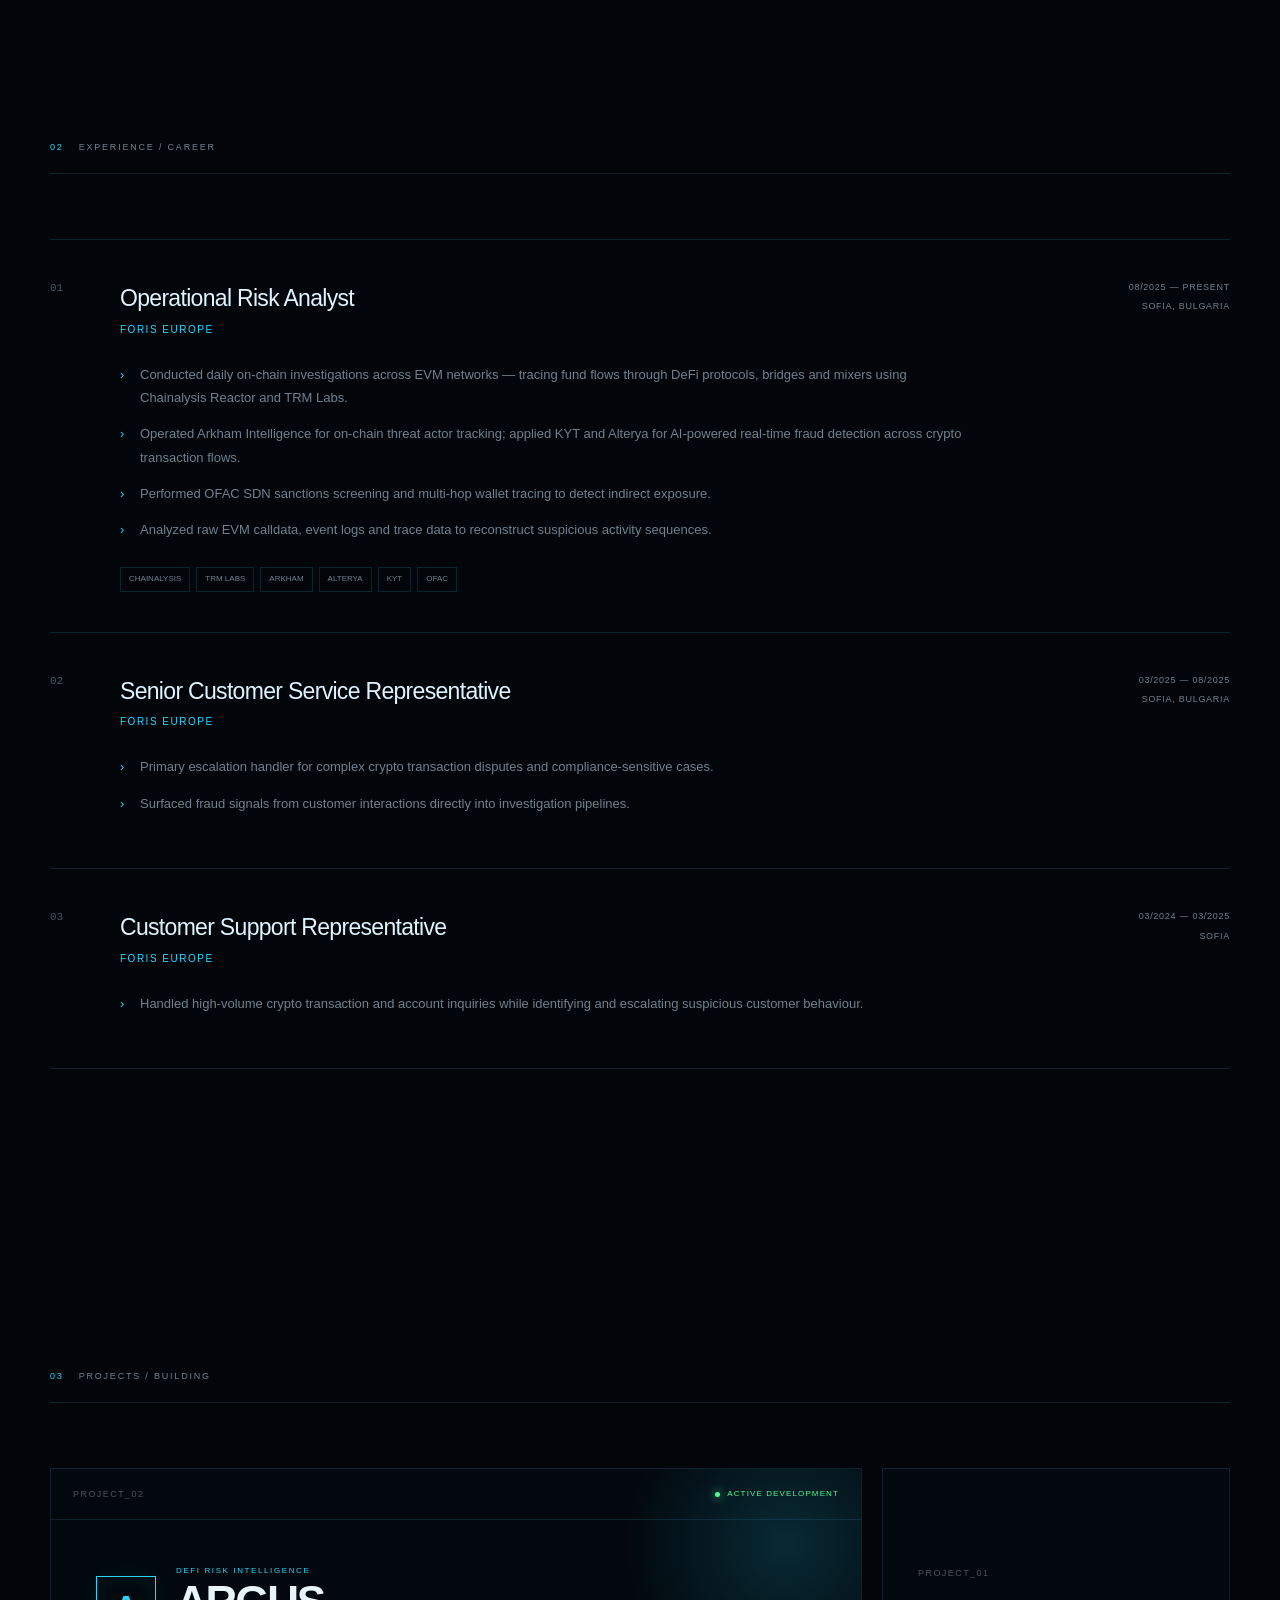
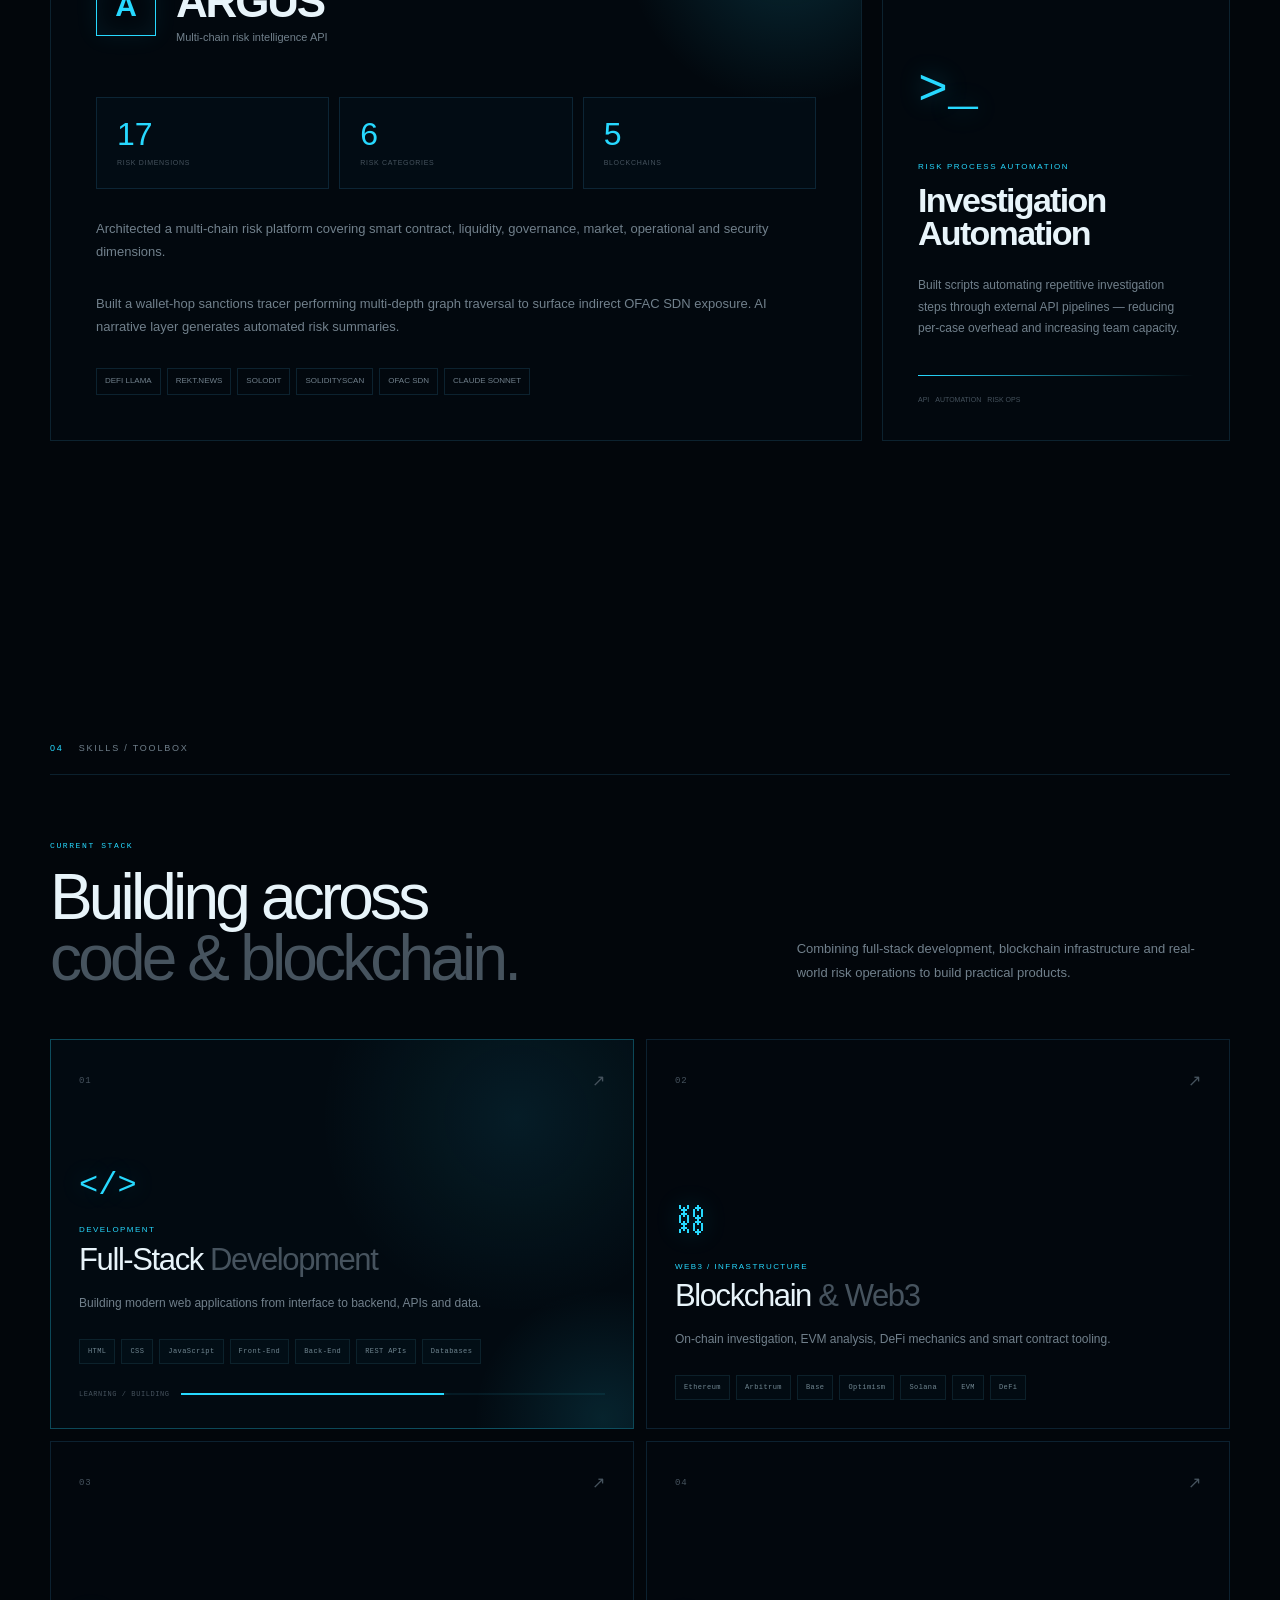
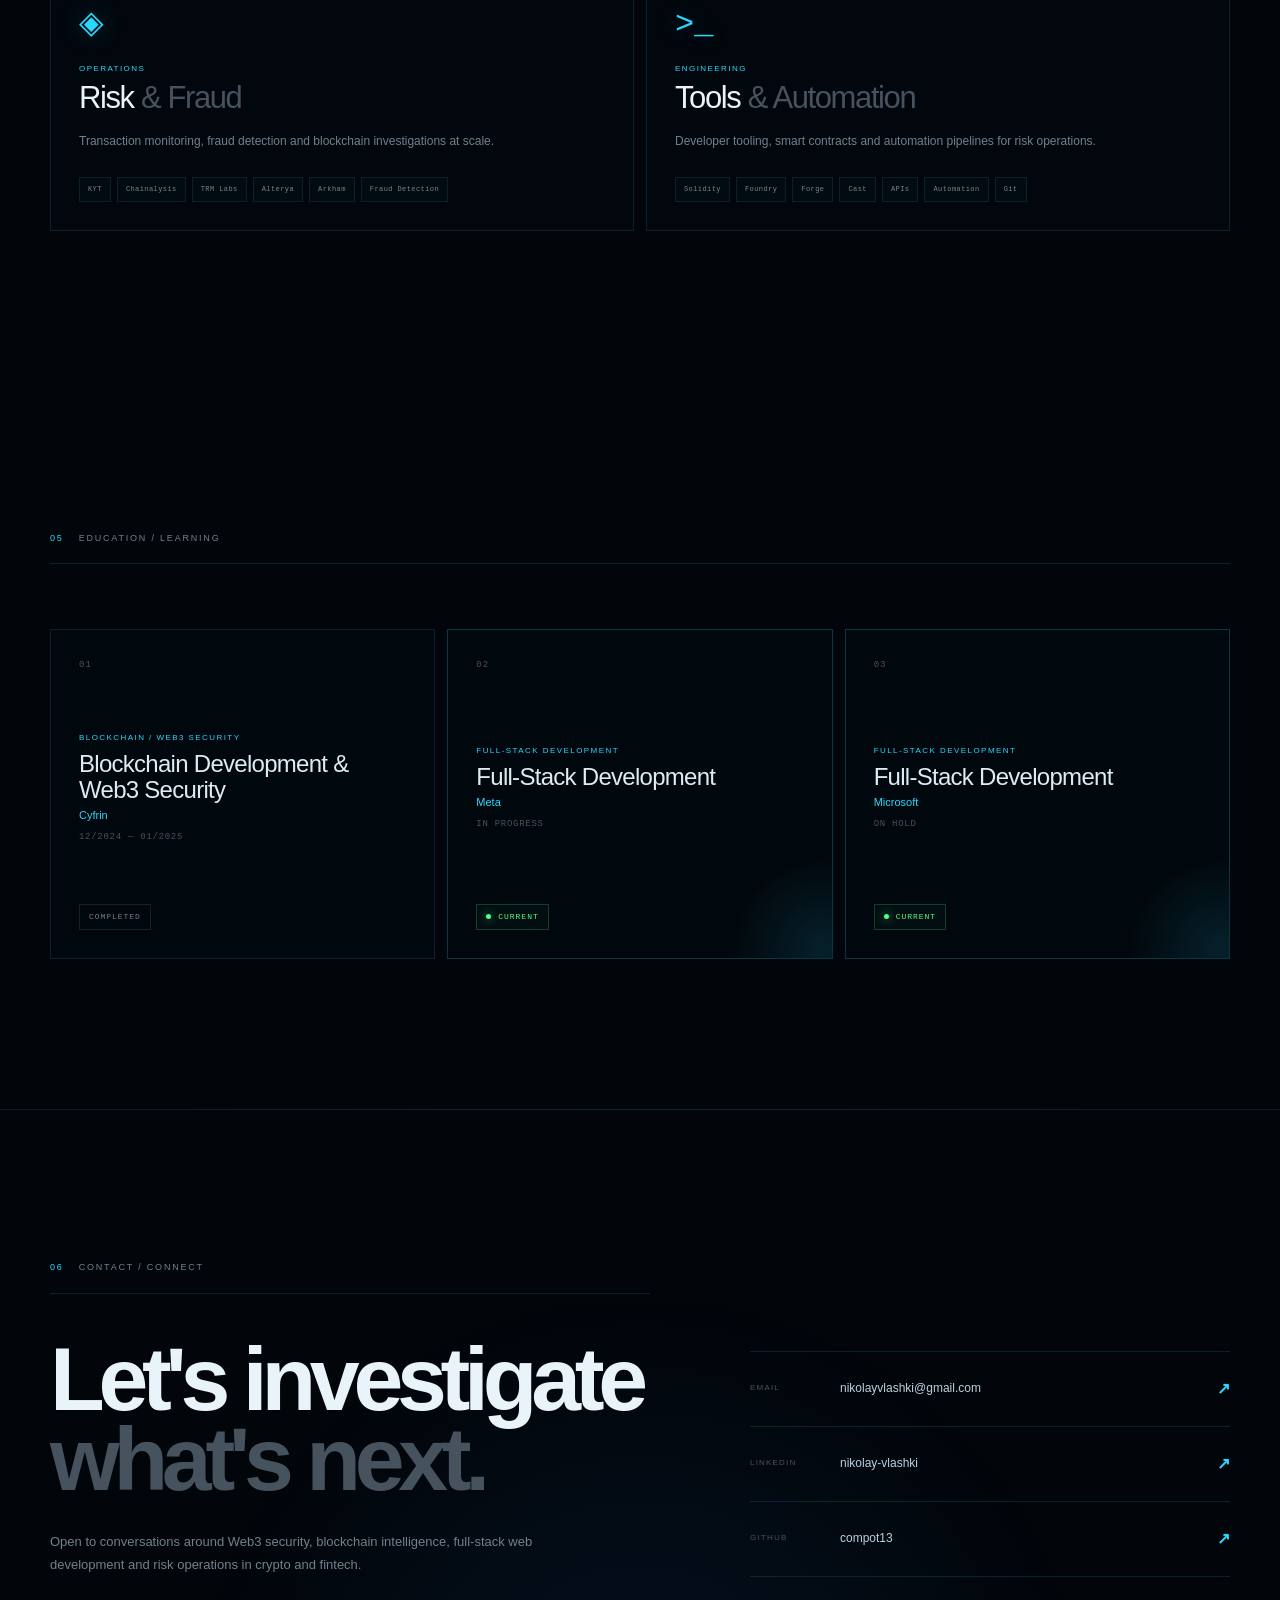
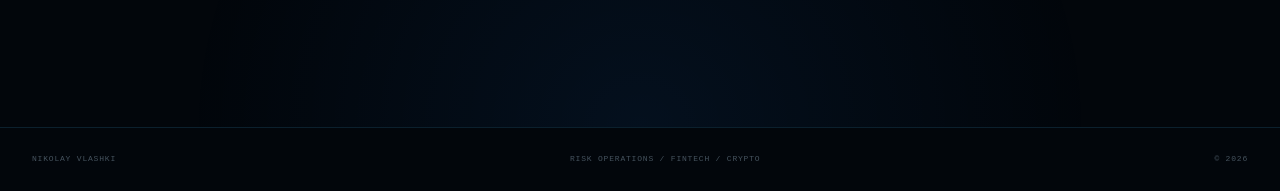
<file: variants/original/index.html>
<!DOCTYPE html>
<html lang="en">
<head>
    <meta charset="UTF-8">
    <meta name="viewport" content="width=device-width, initial-scale=1.0">

    <title>Nikolay Vlashki — Blockchain & Full-Stack Development</title>

    <meta
        name="description"
        content="Nikolay Vlashki — Blockchain & Full-Stack Developer with expertise in smart contracts, decentralized applications, and modern web technologies."
    >

    <link rel="stylesheet" href="style.css">
</head>

<body>

    <!-- =========================
         BACKGROUND
    ========================== -->

    <div class="background">

        <div class="grid"></div>

        <div class="glow glow-1"></div>
        <div class="glow glow-2"></div>
        <div class="glow glow-3"></div>

        <div class="scanlines"></div>

        <canvas id="particles"></canvas>

    </div>


    <!-- =========================
         NAV
    ========================== -->

    <nav class="nav">

        <a href="#home" class="nav-logo">
            <span>NV</span>
        </a>

        <div class="nav-links">
            <a href="#about">ABOUT</a>
            <a href="#experience">EXPERIENCE</a>
            <a href="#projects">PROJECTS</a>
            <a href="#skills">SKILLS</a>
        </div>

        <a href="#contact" class="nav-contact">
            CONTACT <span>↗</span>
        </a>

    </nav>


    <main>


        <!-- =========================
             HERO
        ========================== -->

        <section id="home" class="hero container">

            <div class="hero-left">

                <div class="status">
                    <span class="status-dot"></span>
                    AVAILABLE FOR OPPORTUNITIES
                </div>

                <div class="hero-eyebrow">
                    RISK OPERATIONS / BLOCKCHAIN / FINTECH
                </div>

                <h1>
                    NIKOLAY
                    <span>VLASHKI</span>
                </h1>

                <div class="hero-title">
                    Blockchain & Full-Stack Developer
                    <b>|</b>
                    Smart Contracts & Decentralized Applications
                </div>

                <p class="hero-description">
                    Building decentralized solutions and modern web applications
                    with a focus on blockchain technology and secure coding practices.
                </p>

                <div class="hero-actions">

                    <a href="#experience" class="btn btn-primary">
                        VIEW EXPERIENCE
                        <span>↓</span>
                    </a>

                    <a href="#projects" class="btn btn-outline">
                        EXPLORE PROJECTS
                        <span>↗</span>
                    </a>

                </div>

            </div>


            <div class="hero-terminal">

                <div class="terminal-header">

                    <div class="terminal-dots">
                        <span></span>
                        <span></span>
                        <span></span>
                    </div>

                    <span>
                        risk_profile.exe
                    </span>

                    <span>
                        ONLINE
                    </span>

                </div>

                <div class="terminal-body">

                    <div class="terminal-line">
                        <span class="terminal-green">root@risk-node</span>
                        <span>:</span>
                        <span class="terminal-blue">~</span>
                        <span>$ ./profile</span>
                    </div>

                    <br>

                    <div class="terminal-row">
                        <span>ROLE</span>
                        <strong>OPERATIONAL RISK ANALYST</strong>
                    </div>

                    <div class="terminal-row">
                        <span>COMPANY</span>
                        <strong>FORIS EUROPE</strong>
                    </div>

                    <div class="terminal-row">
                        <span>LOCATION</span>
                        <strong>SOFIA, BG</strong>
                    </div>

                    <div class="terminal-row">
                        <span>EXPERIENCE</span>
                        <strong>2+ YEARS</strong>
                    </div>

                    <div class="terminal-row">
                        <span>NETWORKS</span>
                        <strong>ETH / ARB / BASE / OP</strong>
                    </div>

                    <div class="terminal-row">
                        <span>FOCUS</span>
                        <strong>AML / FRAUD / KYT</strong>
                    </div>

                    <br>

                    <div class="terminal-line">
                        <span class="terminal-green">root@risk-node</span>
                        <span>:</span>
                        <span class="terminal-blue">~</span>
                        <span>$ status</span>
                    </div>

                    <div class="terminal-status">
                        <span class="pulse"></span>
                        MONITORING TRANSACTION FLOWS...
                    </div>

                </div>

            </div>

        </section>


        <!-- =========================
             ABOUT
        ========================== -->

        <section id="about" class="section container">

            <div class="section-label">
                <span>01</span>
                ABOUT / PROFILE
            </div>

            <div class="section-grid">

                <div class="section-title">
                    <h2>
                        Risk is not<br>
                        <span>just a number.</span>
                    </h2>
                </div>

                <div class="about-copy">

                    <p class="large-copy">
                        Risk Operations professional with 2+ years at
                        <strong>Foris Europe</strong>, directly monitoring
                        and investigating cryptocurrency transactions
                        at scale across card and crypto payment rails.
                    </p>

                    <div class="about-columns">

                        <p>
                            Daily practitioner of KYT, Alterya,
                            Chainalysis Reactor, TRM Labs and Arkham
                            for real-time fraud detection, AML compliance
                            and OFAC sanctions screening.
                        </p>

                        <p>
                            Hands-on experience with Stripe and Checkout
                            for payment operations, merchant risk reviews
                            and transaction monitoring.
                        </p>

                    </div>

                    <div class="tech-strip">

                        <span>KYT</span>
                        <span>AML</span>
                        <span>OFAC</span>
                        <span>ON-CHAIN</span>
                        <span>FRAUD</span>
                        <span>DEFI</span>
                        <span>WEB3</span>

                    </div>

                </div>

            </div>

        </section>


        <!-- =========================
             EXPERIENCE
        ========================== -->

        <section id="experience" class="section container">

            <div class="section-label">
                <span>02</span>
                EXPERIENCE / CAREER
            </div>

            <div class="experience-list">


                <!-- EXPERIENCE 1 -->

                <article class="experience-card active">

                    <div class="experience-index">
                        01
                    </div>

                    <div class="experience-main">

                        <div class="experience-top">

                            <div>

                                <div class="experience-role">
                                    Operational Risk Analyst
                                </div>

                                <div class="experience-company">
                                    FORIS EUROPE
                                </div>

                            </div>

                            <div class="experience-meta">

                                <span>
                                    08/2025 — PRESENT
                                </span>

                                <span>
                                    SOFIA, BULGARIA
                                </span>

                            </div>

                        </div>

                        <ul>

                            <li>
                                Conducted daily on-chain investigations
                                across EVM networks — tracing fund flows
                                through DeFi protocols, bridges and mixers
                                using Chainalysis Reactor and TRM Labs.
                            </li>

                            <li>
                                Operated Arkham Intelligence for on-chain
                                threat actor tracking; applied KYT and
                                Alterya for AI-powered real-time fraud
                                detection across crypto transaction flows.
                            </li>

                            <li>
                                Performed OFAC SDN sanctions screening and
                                multi-hop wallet tracing to detect indirect
                                exposure.
                            </li>

                            <li>
                                Analyzed raw EVM calldata, event logs and
                                trace data to reconstruct suspicious
                                activity sequences.
                            </li>

                        </ul>

                        <div class="experience-tools">

                            <span>CHAINALYSIS</span>
                            <span>TRM LABS</span>
                            <span>ARKHAM</span>
                            <span>ALTERYA</span>
                            <span>KYT</span>
                            <span>OFAC</span>

                        </div>

                    </div>

                </article>


                <!-- EXPERIENCE 2 -->

                <article class="experience-card">

                    <div class="experience-index">
                        02
                    </div>

                    <div class="experience-main">

                        <div class="experience-top">

                            <div>

                                <div class="experience-role">
                                    Senior Customer Service Representative
                                </div>

                                <div class="experience-company">
                                    FORIS EUROPE
                                </div>

                            </div>

                            <div class="experience-meta">

                                <span>
                                    03/2025 — 08/2025
                                </span>

                                <span>
                                    SOFIA, BULGARIA
                                </span>

                            </div>

                        </div>

                        <ul>

                            <li>
                                Primary escalation handler for complex
                                crypto transaction disputes and
                                compliance-sensitive cases.
                            </li>

                            <li>
                                Surfaced fraud signals from customer
                                interactions directly into investigation
                                pipelines.
                            </li>

                        </ul>

                    </div>

                </article>


                <!-- EXPERIENCE 3 -->

                <article class="experience-card">

                    <div class="experience-index">
                        03
                    </div>

                    <div class="experience-main">

                        <div class="experience-top">

                            <div>

                                <div class="experience-role">
                                    Customer Support Representative
                                </div>

                                <div class="experience-company">
                                    FORIS EUROPE
                                </div>

                            </div>

                            <div class="experience-meta">

                                <span>
                                    03/2024 — 03/2025
                                </span>

                                <span>
                                    SOFIA
                                </span>

                            </div>

                        </div>

                        <ul>

                            <li>
                                Handled high-volume crypto transaction and
                                account inquiries while identifying and
                                escalating suspicious customer behaviour.
                            </li>

                        </ul>

                    </div>

                </article>

            </div>

        </section>


        <!-- =========================
             PROJECTS
        ========================== -->

        <section id="projects" class="section container">

            <div class="section-label">
                <span>03</span>
                PROJECTS / BUILDING
            </div>


            <div class="projects-grid">


                <!-- ARGUS -->

                <article class="argus-card">

                    <div class="project-header">

                        <div class="project-number">
                            PROJECT_02
                        </div>

                        <div class="project-status">
                            <span></span>
                            ACTIVE DEVELOPMENT
                        </div>

                    </div>

                    <div class="argus-content">

                        <div class="argus-title">

                            <div class="argus-symbol">
                                A
                            </div>

                            <div>

                                <div class="project-kicker">
                                    DEFI RISK INTELLIGENCE
                                </div>

                                <h3>
                                    ARGUS
                                </h3>

                                <p>
                                    Multi-chain risk intelligence API
                                </p>

                            </div>

                        </div>


                        <div class="argus-stats">

                            <div>
                                <strong>17</strong>
                                <span>RISK DIMENSIONS</span>
                            </div>

                            <div>
                                <strong>6</strong>
                                <span>RISK CATEGORIES</span>
                            </div>

                            <div>
                                <strong>5</strong>
                                <span>BLOCKCHAINS</span>
                            </div>

                        </div>


                        <p class="project-description">

                            Architected a multi-chain risk platform covering
                            smart contract, liquidity, governance, market,
                            operational and security dimensions.

                        </p>

                        <p class="project-description">

                            Built a wallet-hop sanctions tracer performing
                            multi-depth graph traversal to surface indirect
                            OFAC SDN exposure. AI narrative layer generates
                            automated risk summaries.

                        </p>


                        <div class="project-integrations">

                            <span>DEFI LLAMA</span>
                            <span>REKT.NEWS</span>
                            <span>SOLODIT</span>
                            <span>SOLIDITYSCAN</span>
                            <span>OFAC SDN</span>
                            <span>CLAUDE SONNET</span>

                        </div>

                    </div>

                </article>


                <!-- AUTOMATION -->

                <article class="automation-card">

                    <div class="project-number">
                        PROJECT_01
                    </div>

                    <div class="automation-icon">
                        &gt;_
                    </div>

                    <div class="project-kicker">
                        RISK PROCESS AUTOMATION
                    </div>

                    <h3>
                        Investigation<br>
                        Automation
                    </h3>

                    <p>
                        Built scripts automating repetitive investigation
                        steps through external API pipelines — reducing
                        per-case overhead and increasing team capacity.
                    </p>

                    <div class="automation-line"></div>

                    <div class="automation-stack">
                        <span>API</span>
                        <span>AUTOMATION</span>
                        <span>RISK OPS</span>
                    </div>

                </article>

            </div>

        </section>


<!-- =========================
     SKILLS
========================== -->

<section id="skills" class="section container">

    <div class="section-label">
        <span>04</span>
        SKILLS / TOOLBOX
    </div>

    <div class="skills-intro">

        <div>
            <div class="skills-eyebrow">
                CURRENT STACK
            </div>

            <h2>
                Building across
                <span>code & blockchain.</span>
            </h2>
        </div>

        <p>
            Combining full-stack development, blockchain
            infrastructure and real-world risk operations
            to build practical products.
        </p>

    </div>


    <div class="skills-grid">


        <!-- FULL STACK -->

        <article class="skill-card skill-main">

            <div class="skill-top">

                <span class="skill-number">
                    01
                </span>

                <span class="skill-arrow">
                    ↗
                </span>

            </div>

            <div class="skill-content">

                <div class="skill-icon">
                    &lt;/&gt;
                </div>

                <div class="skill-category">
                    DEVELOPMENT
                </div>

                <h3>
                    Full-Stack
                    <span>Development</span>
                </h3>

                <p>
                    Building modern web applications from
                    interface to backend, APIs and data.
                </p>

                <div class="skill-tags">

                    <span>HTML</span>
                    <span>CSS</span>
                    <span>JavaScript</span>
                    <span>Front-End</span>
                    <span>Back-End</span>
                    <span>REST APIs</span>
                    <span>Databases</span>

                </div>

            </div>

            <div class="skill-progress">

                <span>LEARNING / BUILDING</span>

                <div>
                    <i></i>
                </div>

            </div>

        </article>


        <!-- BLOCKCHAIN -->

        <article class="skill-card">

            <div class="skill-top">

                <span class="skill-number">
                    02
                </span>

                <span class="skill-arrow">
                    ↗
                </span>

            </div>

            <div class="skill-content">

                <div class="skill-icon">
                    ⛓
                </div>

                <div class="skill-category">
                    WEB3 / INFRASTRUCTURE
                </div>

                <h3>
                    Blockchain
                    <span>& Web3</span>
                </h3>

                <p>
                    On-chain investigation, EVM analysis,
                    DeFi mechanics and smart contract tooling.
                </p>

                <div class="skill-tags">

                    <span>Ethereum</span>
                    <span>Arbitrum</span>
                    <span>Base</span>
                    <span>Optimism</span>
                    <span>Solana</span>
                    <span>EVM</span>
                    <span>DeFi</span>

                </div>

            </div>

        </article>


        <!-- RISK -->

        <article class="skill-card">

            <div class="skill-top">

                <span class="skill-number">
                    03
                </span>

                <span class="skill-arrow">
                    ↗
                </span>

            </div>

            <div class="skill-content">

                <div class="skill-icon">
                    ◈
                </div>

                <div class="skill-category">
                    OPERATIONS
                </div>

                <h3>
                    Risk
                    <span>& Fraud</span>
                </h3>

                <p>
                    Transaction monitoring, fraud detection
                    and blockchain investigations at scale.
                </p>

                <div class="skill-tags">

                    <span>KYT</span>
                    <span>Chainalysis</span>
                    <span>TRM Labs</span>
                    <span>Alterya</span>
                    <span>Arkham</span>
                    <span>Fraud Detection</span>

                </div>

            </div>

        </article>


        <!-- TOOLS -->

        <article class="skill-card">

            <div class="skill-top">

                <span class="skill-number">
                    04
                </span>

                <span class="skill-arrow">
                    ↗
                </span>

            </div>

            <div class="skill-content">

                <div class="skill-icon">
                    &gt;_
                </div>

                <div class="skill-category">
                    ENGINEERING
                </div>

                <h3>
                    Tools
                    <span>& Automation</span>
                </h3>

                <p>
                    Developer tooling, smart contracts and
                    automation pipelines for risk operations.
                </p>

                <div class="skill-tags">

                    <span>Solidity</span>
                    <span>Foundry</span>
                    <span>Forge</span>
                    <span>Cast</span>
                    <span>APIs</span>
                    <span>Automation</span>
                    <span>Git</span>

                </div>

            </div>

        </article>

    </div>

</section>


<!-- =========================
     EDUCATION
========================== -->

<section class="section container">

    <div class="section-label">
        <span>05</span>
        EDUCATION / LEARNING
    </div>

    <div class="education-grid">

        <!-- CYFRIN -->

        <article class="education-card">

            <div class="education-number">
                01
            </div>

            <div class="education-content">

                <div class="education-kicker">
                    BLOCKCHAIN / WEB3 SECURITY
                </div>

                <h3>
                    Blockchain Development & Web3 Security
                </h3>

                <p class="education-provider">
                    Cyfrin
                </p>

                <div class="education-date">
                    12/2024 — 01/2025
                </div>

            </div>

            <div class="education-status completed">
                COMPLETED
            </div>

        </article>


        <!-- META -->

        <article class="education-card education-active">

            <div class="education-number">
                02
            </div>

            <div class="education-content">

                <div class="education-kicker">
                    FULL-STACK DEVELOPMENT
                </div>

                <h3>
                    Full-Stack Development
                </h3>

                <p class="education-provider">
                    Meta
                </p>

                <div class="education-date">
                    IN PROGRESS
                </div>

            </div>

            <div class="education-status current">
                <span></span>
                CURRENT
            </div>

        </article>


        <!-- MICROSOFT -->

        <article class="education-card education-active">

            <div class="education-number">
                03
            </div>

            <div class="education-content">

                <div class="education-kicker">
                    FULL-STACK DEVELOPMENT
                </div>

                <h3>
                    Full-Stack Development
                </h3>

                <p class="education-provider">
                    Microsoft
                </p>

                <div class="education-date">
                    ON HOLD
                </div>

            </div>

            <div class="education-status current">
                <span></span>
                CURRENT
            </div>

        </article>

    </div>

</section>



        <!-- =========================
             CONTACT
        ========================== -->

        <section id="contact" class="contact-section">

            <div class="container">

                <div class="contact-grid">

                    <div>

                        <div class="section-label">
                            <span>06</span>
                            CONTACT / CONNECT
                        </div>

                        <h2>
                            Let's investigate<br>
                            <span>what's next.</span>
                        </h2>

                        <p>
                            Open to conversations around Web3 security,
                            blockchain intelligence, full-stack web
                            development and risk operations in crypto
                            and fintech.
                        </p>

                    </div>


                    <div class="contact-links">

                        <a
                            href="mailto:nikolayvlashki@gmail.com"
                            class="contact-row"
                        >

                            <span>EMAIL</span>

                            <strong>
                                nikolayvlashki@gmail.com
                            </strong>

                            <b>↗</b>

                        </a>
                        
                        <a
                            href="https://www.linkedin.com/in/nikolay-vlashki-5bb79b2b0/"
                            target="_blank"
                            rel="noopener"
                            class="contact-row"
                        >

                            <span>LINKEDIN</span>

                            <strong>
                                nikolay-vlashki
                            </strong>

                            <b>↗</b>

                        </a>

                        <a
                            href="https://github.com/compot13"
                            target="_blank"
                            rel="noopener"
                            class="contact-row"
                        >

                            <span>GITHUB</span>

                            <strong>
                                compot13
                            </strong>

                            <b>↗</b>

                        </a>

                    </div>

                </div>

            </div>

        </section>

    </main>


    <!-- =========================
         FOOTER
    ========================== -->

    <footer>

        <span>
            NIKOLAY VLASHKI
        </span>

        <span>
            RISK OPERATIONS / FINTECH / CRYPTO
        </span>

        <span>
            © 2026
        </span>

    </footer>


    <!-- =========================
         PARTICLES
    ========================== -->

    <script>

        const canvas = document.getElementById("particles");
        const ctx = canvas.getContext("2d");

        let particles = [];

        function resizeCanvas() {

            canvas.width = window.innerWidth;
            canvas.height = window.innerHeight;

        }

        resizeCanvas();

        window.addEventListener("resize", resizeCanvas);


        class Particle {

            constructor() {

                this.x = Math.random() * canvas.width;
                this.y = Math.random() * canvas.height;

                this.size = Math.random() * 1.5 + 0.3;

                this.speedX =
                    (Math.random() - 0.5) * 0.15;

                this.speedY =
                    (Math.random() - 0.5) * 0.15;

                this.opacity =
                    Math.random() * 0.6 + 0.1;

            }


            update() {

                this.x += this.speedX;
                this.y += this.speedY;

                if (this.x < 0) this.x = canvas.width;
                if (this.x > canvas.width) this.x = 0;

                if (this.y < 0) this.y = canvas.height;
                if (this.y > canvas.height) this.y = 0;

            }


            draw() {

                ctx.beginPath();

                ctx.arc(
                    this.x,
                    this.y,
                    this.size,
                    0,
                    Math.PI * 2
                );

                ctx.fillStyle =
                    `rgba(80, 210, 255, ${this.opacity})`;

                ctx.fill();

            }

        }


        function createParticles() {

            particles = [];

            const count =
                Math.min(
                    110,
                    Math.floor(window.innerWidth / 12)
                );

            for (let i = 0; i < count; i++) {

                particles.push(
                    new Particle()
                );

            }

        }


        function connectParticles() {

            for (let a = 0; a < particles.length; a++) {

                for (
                    let b = a + 1;
                    b < particles.length;
                    b++
                ) {

                    const dx =
                        particles[a].x -
                        particles[b].x;

                    const dy =
                        particles[a].y -
                        particles[b].y;

                    const distance =
                        Math.sqrt(dx * dx + dy * dy);

                    if (distance < 120) {

                        const opacity =
                            (1 - distance / 120) * 0.12;

                        ctx.beginPath();

                        ctx.moveTo(
                            particles[a].x,
                            particles[a].y
                        );

                        ctx.lineTo(
                            particles[b].x,
                            particles[b].y
                        );

                        ctx.strokeStyle =
                            `rgba(50, 190, 255, ${opacity})`;

                        ctx.lineWidth = 0.5;

                        ctx.stroke();

                    }

                }

            }

        }


        function animate() {

            ctx.clearRect(
                0,
                0,
                canvas.width,
                canvas.height
            );

            particles.forEach(
                particle => {
                    particle.update();
                    particle.draw();
                }
            );

            connectParticles();

            requestAnimationFrame(animate);

        }


        createParticles();
        animate();

    </script>

</body>
</html>
</file>
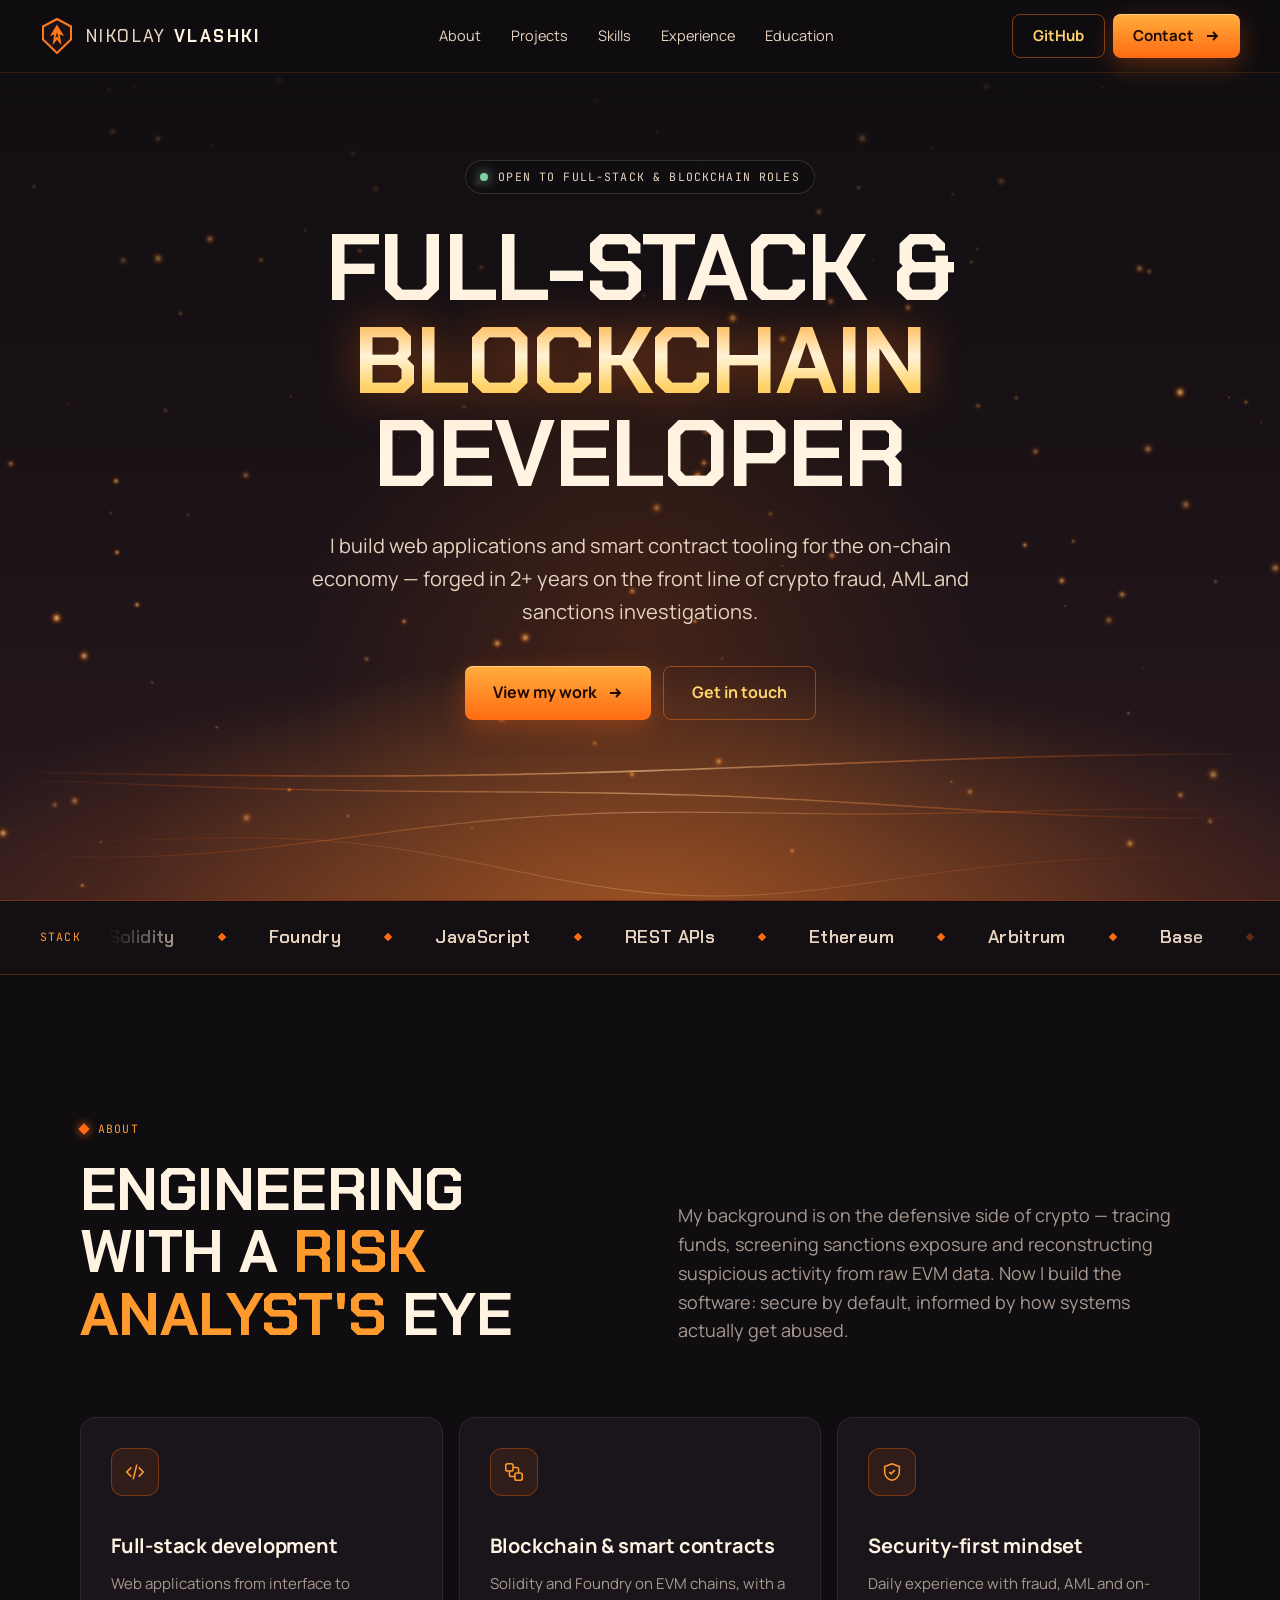
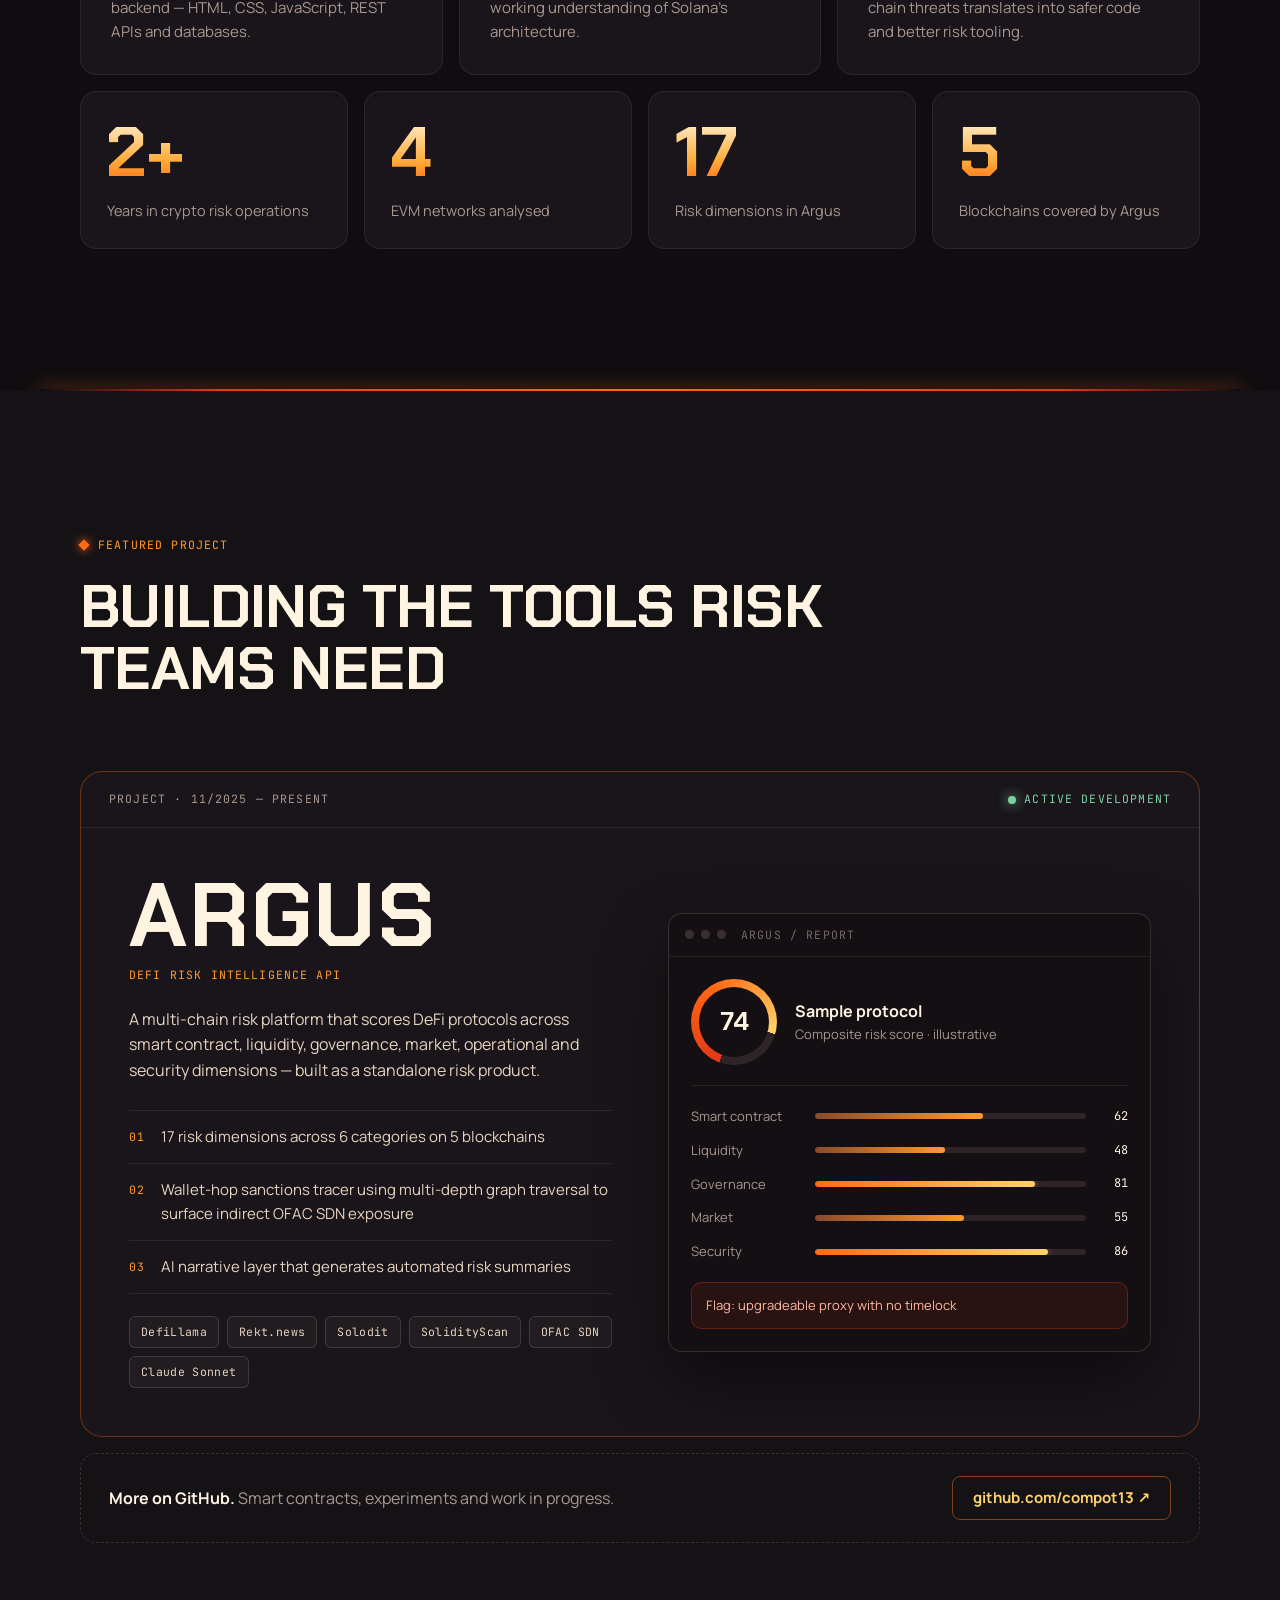
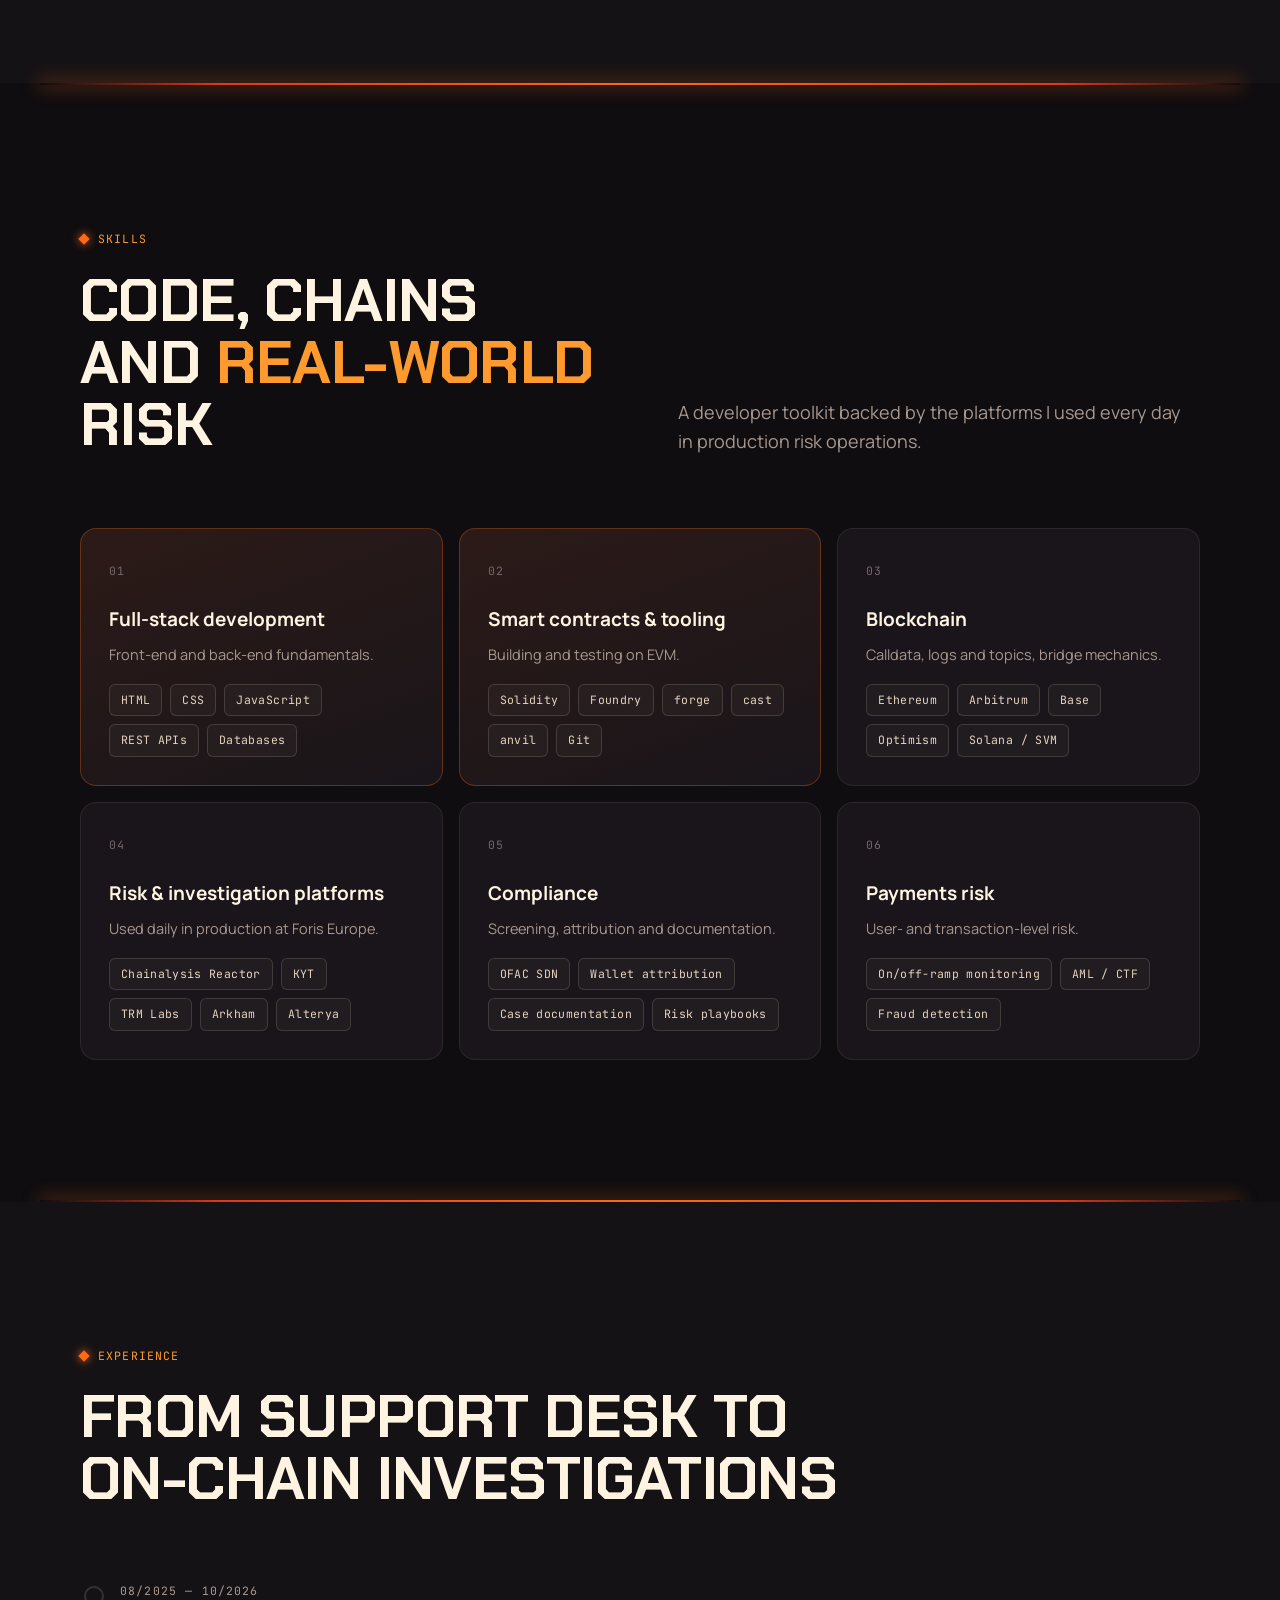
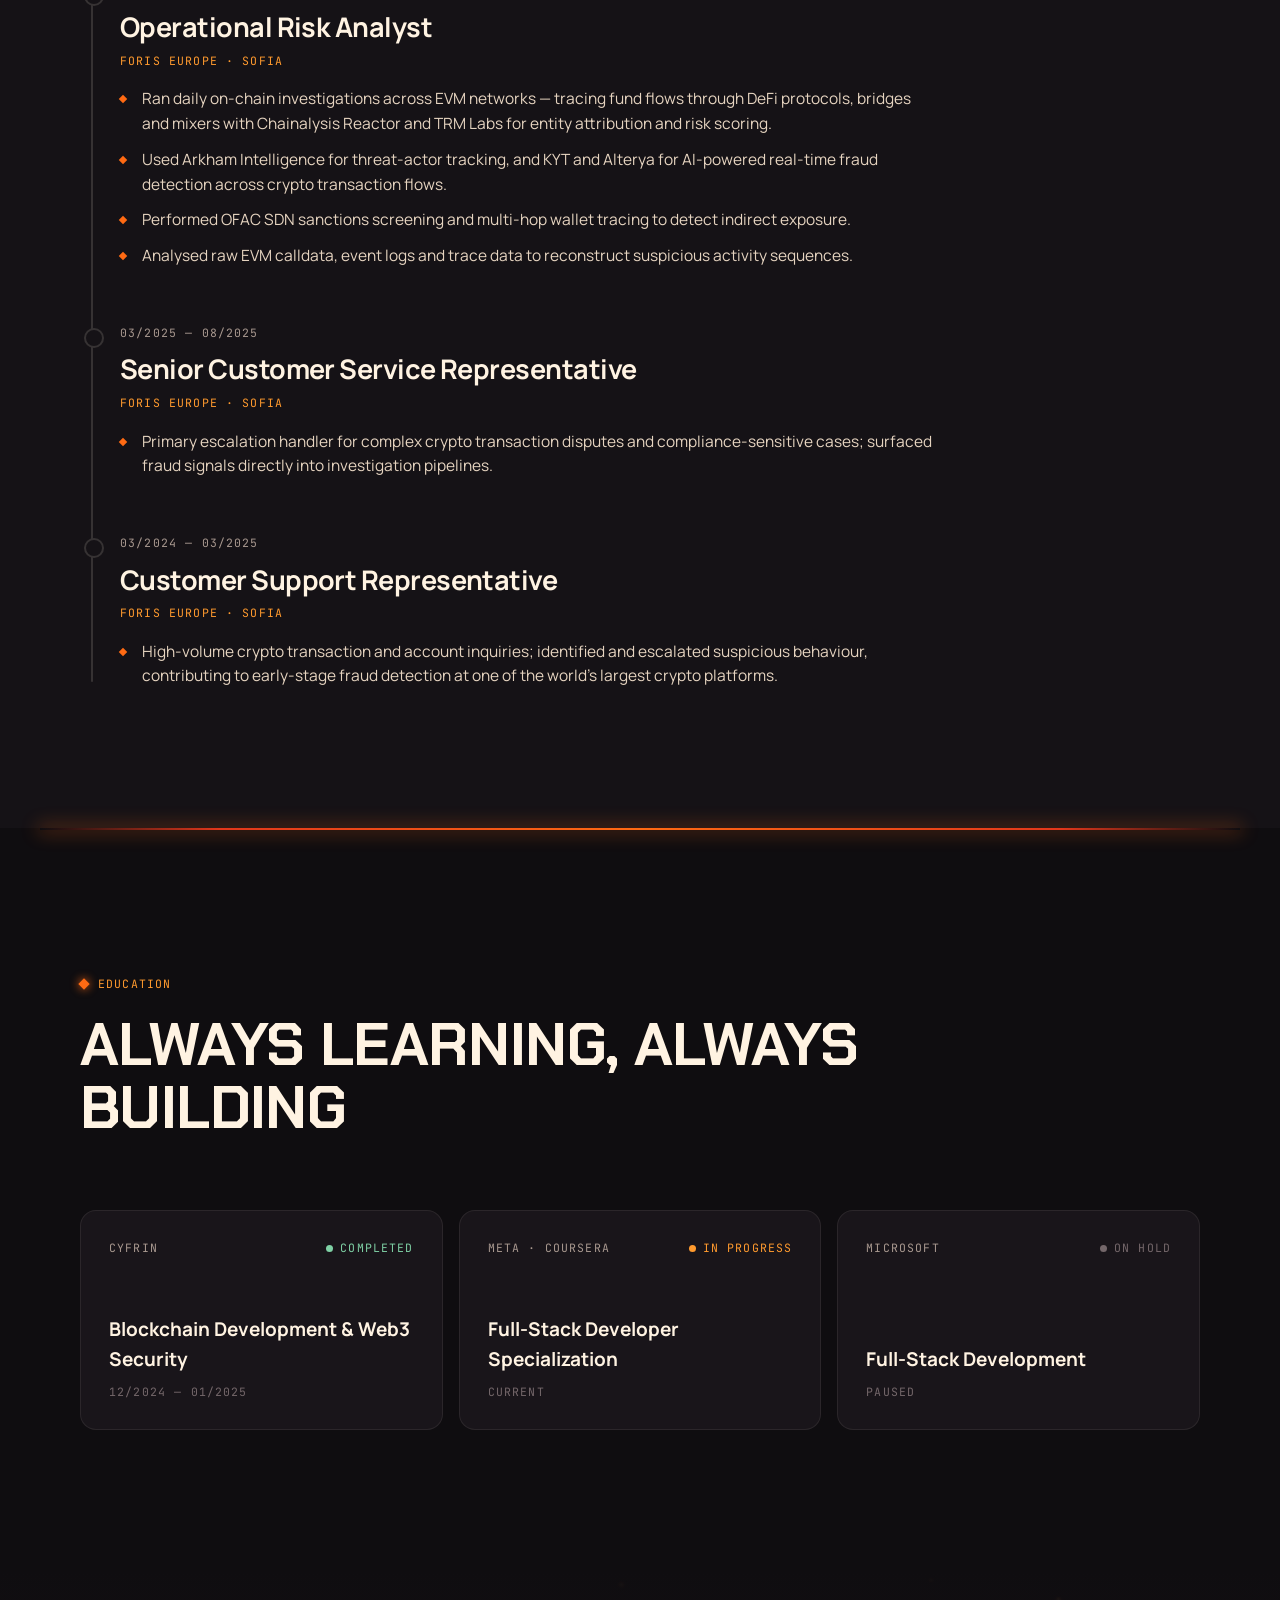
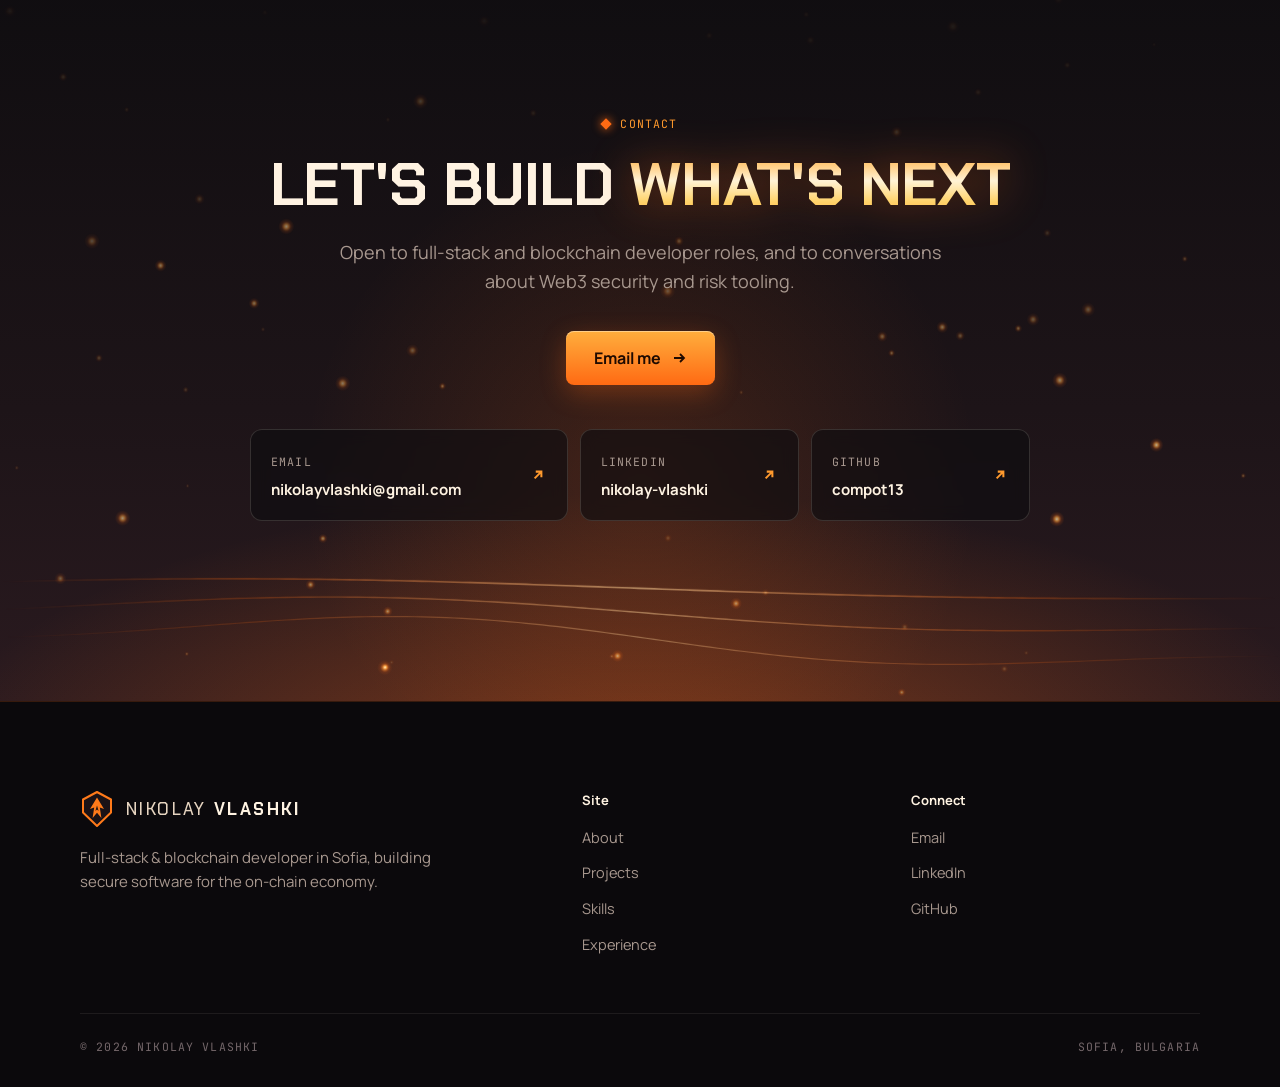
<file: variants/ember.html>
<!doctype html>
<html lang="en">
<head>
<meta charset="utf-8">
<meta name="viewport" content="width=device-width, initial-scale=1, viewport-fit=cover">
<title>Nikolay Vlashki — Full-Stack & Blockchain Developer</title>
<meta name="description" content="Nikolay Vlashki — Full-Stack & Blockchain Developer based in Sofia. Smart contracts, web applications and on-chain risk intelligence, backed by 2+ years of crypto risk operations.">
<meta name="theme-color" content="#0f0d10">
<meta property="og:title" content="Nikolay Vlashki — Full-Stack & Blockchain Developer">
<meta property="og:description" content="Smart contracts, web applications and on-chain risk intelligence.">
<meta property="og:url" content="https://vlashki.xyz">
<link rel="preconnect" href="https://fonts.googleapis.com">
<link rel="preconnect" href="https://fonts.gstatic.com" crossorigin>
<link href="https://fonts.googleapis.com/css2?family=Chakra+Petch:wght@500;600;700&family=Manrope:wght@400;500;600;700&family=JetBrains+Mono:wght@400;500&display=swap" rel="stylesheet">
<style>
:root{
  --bg:#0f0d10; --bg-2:#151216; --panel:#19151a; --panel-2:#211b20; --dusk:#2a1a1f;
  --text:#fff3e2; --text-2:#e6d4c0; --muted:#a8988f; --dim:#74676a;
  --ember:#ff6a13; --flame:#ff9a2e; --hot:#ffd36b; --white-hot:#fff3d6; --blood:#e2371b; --ok:#7fd1a5;
  --line:rgba(255,243,226,.08); --line-2:rgba(255,243,226,.14); --line-hot:rgba(255,122,30,.45);
  --sans:'Manrope',system-ui,-apple-system,Segoe UI,sans-serif; --head:'Chakra Petch','Manrope',sans-serif; --mono:'JetBrains Mono',ui-monospace,monospace;
  --max:1200px; --gut:clamp(16px,4vw,40px); --sec:clamp(84px,11vw,140px); --r:16px;
}
*{box-sizing:border-box;margin:0;padding:0}
html{scroll-behavior:smooth;-webkit-text-size-adjust:100%;scroll-padding-top:84px}
body{background:var(--bg);color:var(--text);font-family:var(--sans);font-size:16px;line-height:1.6;-webkit-font-smoothing:antialiased;overflow-x:hidden}
a{color:inherit;text-decoration:none}
.wrap{max-width:var(--max);margin:0 auto;padding:0 var(--gut)}
.mono{font-family:var(--mono);font-size:11.5px;letter-spacing:.1em;text-transform:uppercase}
.skip{position:absolute;left:-999px}
.skip:focus{left:16px;top:16px;z-index:300;background:var(--text);color:var(--bg);padding:8px 12px;border-radius:8px}
:focus-visible{outline:2px solid var(--flame);outline-offset:3px;border-radius:6px}
::selection{background:var(--ember);color:#1a0800}

/* ---------- fuse (scroll progress) ---------- */
.fuse{position:fixed;top:0;left:0;height:3px;width:100%;z-index:150;pointer-events:none;transform-origin:left;transform:scaleX(var(--p,0));background:linear-gradient(90deg,var(--blood),var(--ember),var(--hot))}
.fuse-spark{position:fixed;top:-5px;left:0;z-index:151;width:12px;height:12px;border-radius:50%;pointer-events:none;background:radial-gradient(circle,#fff 0 25%,var(--hot) 45%,transparent 70%);box-shadow:0 0 14px 4px rgba(255,154,46,.7);transform:translateX(calc(var(--p,0) * 100vw - 6px));opacity:var(--o,0)}

/* ---------- nav ---------- */
.top{position:fixed;top:0;left:0;right:0;z-index:100;padding:0 var(--gut);background:rgba(15,13,16,.8);backdrop-filter:blur(16px) saturate(140%);-webkit-backdrop-filter:blur(16px) saturate(140%);border-bottom:1px solid rgba(255,122,30,.14)}
.bar{max-width:var(--max);margin:0 auto;display:flex;align-items:center;justify-content:space-between;gap:16px;height:72px}
.logo{display:flex;align-items:center;gap:12px}
.logo svg{flex:none}
.logo b{font-family:var(--head);font-weight:700;font-size:17px;letter-spacing:.14em;line-height:1;white-space:nowrap}
.logo b span{font-weight:500;color:var(--text-2)}
.links{display:flex;gap:30px;font-size:14.5px;color:var(--text-2)}
.links a{position:relative;transition:color .2s}
.links a:after{content:"";position:absolute;left:0;right:0;bottom:-6px;height:2px;background:linear-gradient(90deg,var(--ember),var(--hot));transform:scaleX(0);transform-origin:left;transition:transform .3s}
.links a:hover{color:#fff}.links a:hover:after{transform:scaleX(1)}
.bar-cta{display:flex;align-items:center;gap:8px}
.btn{position:relative;display:inline-flex;align-items:center;justify-content:center;gap:10px;min-height:44px;padding:0 20px;border-radius:8px;font-size:15px;font-weight:700;white-space:nowrap;overflow:hidden;isolation:isolate;transition:transform .2s,box-shadow .25s,border-color .2s,color .2s}
.btn svg{transition:transform .2s}.btn:hover svg{transform:translateX(3px)}
.btn-fire{background:linear-gradient(180deg,#ffae3d,#ff6a13);color:#1f0a00;box-shadow:0 8px 26px rgba(255,106,19,.3),inset 0 1px 0 rgba(255,236,200,.55)}
.btn-fire:before{content:"";position:absolute;inset:0;z-index:-1;background:linear-gradient(110deg,transparent 30%,rgba(255,255,255,.55) 50%,transparent 70%);transform:translateX(-120%);transition:transform .6s}
.btn-fire:hover{transform:translateY(-2px);box-shadow:0 12px 36px rgba(255,106,19,.5),0 0 0 1px rgba(255,211,107,.4),inset 0 1px 0 rgba(255,236,200,.55)}
.btn-fire:hover:before{transform:translateX(120%)}
.btn-line{border:1px solid var(--line-hot);color:var(--hot)}
.btn-line:hover{border-color:var(--hot);box-shadow:0 0 22px rgba(255,154,46,.25) inset}
.btn-lg{min-height:54px;padding:0 28px;font-size:16px}
.menu-btn{display:none;width:46px;height:46px;border-radius:8px;border:1px solid var(--line-hot);background:transparent;color:var(--hot);cursor:pointer;align-items:center;justify-content:center}
.menu-btn i,.menu-btn i:before,.menu-btn i:after{display:block;width:18px;height:1.5px;background:currentColor;position:relative;transition:.25s}
.menu-btn i:before,.menu-btn i:after{content:"";position:absolute;left:0}
.menu-btn i:before{top:-6px}.menu-btn i:after{top:6px}
.menu-open .menu-btn i{background:transparent}
.menu-open .menu-btn i:before{top:0;transform:rotate(45deg)}
.menu-open .menu-btn i:after{top:0;transform:rotate(-45deg)}
.drawer{display:none}

/* ---------- hero ---------- */
.hero{position:relative;min-height:100svh;display:flex;flex-direction:column;justify-content:center;padding:130px 0 150px;overflow:hidden;isolation:isolate;
  background:radial-gradient(ellipse 90% 45% at 50% 105%,rgba(255,106,19,.45),transparent 70%),radial-gradient(ellipse 60% 40% at 50% 100%,rgba(255,211,107,.18),transparent 70%),linear-gradient(180deg,#0f0d10 0%,#1a1216 55%,#2a1a1f 100%)}
.hero canvas,.contact canvas{position:absolute;inset:0;width:100%;height:100%;z-index:-1;display:block}
.heat{position:absolute;inset:0;z-index:-1;pointer-events:none;background:radial-gradient(520px circle at var(--gx,50%) var(--gy,70%),rgba(255,106,19,.16),transparent 65%)}
.hero-inner{position:relative;text-align:center;max-width:1100px;margin:0 auto;pointer-events:none}
.hero-inner a,.hero-inner button{pointer-events:auto}
.kicker{display:inline-flex;align-items:center;gap:10px;padding:7px 14px;border:1px solid var(--line-2);border-radius:999px;background:rgba(15,13,16,.5);color:var(--text-2);margin-bottom:28px}
.dot{width:8px;height:8px;border-radius:50%;background:var(--ok);box-shadow:0 0 12px var(--ok);flex:none;animation:pulse 2.4s ease-in-out infinite}
@keyframes pulse{50%{opacity:.4}}
h1{font-family:var(--head);font-size:clamp(44px,7.4vw,104px);line-height:.98;letter-spacing:-.01em;font-weight:700;text-transform:uppercase}
.burn{display:inline-block;background:linear-gradient(0deg,#e2371b 0%,#ff6a13 25%,#ffae3d 50%,#ffd36b 65%,#fff3d6 80%,#ffae3d 100%);background-size:100% 220%;-webkit-background-clip:text;background-clip:text;color:transparent;animation:burn 3s ease-in-out infinite alternate;filter:drop-shadow(0 0 22px rgba(255,106,19,.45))}
@keyframes burn{0%{background-position:0 0}100%{background-position:0 100%}}
.lead{font-size:clamp(17px,1.8vw,20px);color:var(--text-2);max-width:680px;margin:28px auto 38px;line-height:1.65}
.ctas{display:flex;gap:12px;justify-content:center;flex-wrap:wrap}

/* ---------- stack strip ---------- */
.strip{position:relative;background:#140f12;border-top:1px solid rgba(255,106,19,.4);border-bottom:1px solid rgba(255,106,19,.25);overflow:hidden}
.strip:before{content:"";position:absolute;left:0;right:0;top:-1px;height:1px;background:linear-gradient(90deg,transparent,var(--hot),transparent);animation:sweep 4s linear infinite}
@keyframes sweep{from{transform:translateX(-100%)}to{transform:translateX(100%)}}
.strip-inner{display:flex;align-items:center;gap:28px;padding:22px 0}
.strip-label{flex:none;color:var(--flame);padding-left:var(--gut)}
.marquee{flex:1;overflow:hidden;mask-image:linear-gradient(90deg,transparent,#000 8%,#000 92%,transparent);-webkit-mask-image:linear-gradient(90deg,transparent,#000 8%,#000 92%,transparent)}
.track{display:flex;gap:44px;width:max-content;animation:scroll 40s linear infinite}
.marquee:hover .track{animation-play-state:paused}
.track span{font-family:var(--head);font-size:18px;font-weight:600;color:var(--text-2);white-space:nowrap;display:inline-flex;align-items:center;gap:44px;letter-spacing:.02em;transition:color .2s,text-shadow .2s}
.track span:hover{color:var(--hot);text-shadow:0 0 16px rgba(255,154,46,.7)}
.track span:after{content:"";width:6px;height:6px;transform:rotate(45deg);background:var(--ember)}
@keyframes scroll{to{transform:translateX(-50%)}}

/* ---------- sections ---------- */
section{padding:var(--sec) 0;position:relative}
.alt{background:var(--bg-2)}
.firewall{position:relative;height:2px;max-width:var(--max);margin:0 auto;overflow:visible}
.firewall:before{content:"";position:absolute;inset:0;background:linear-gradient(90deg,transparent,var(--blood) 15%,var(--ember) 50%,var(--blood) 85%,transparent);transform:scaleX(0);transition:transform 1.4s cubic-bezier(.2,.7,.2,1);box-shadow:0 0 18px 2px rgba(255,106,19,.45)}
.firewall:after{content:"";position:absolute;top:-4px;left:50%;width:10px;height:10px;border-radius:50%;background:#fff;box-shadow:0 0 18px 6px var(--flame);opacity:0}
.firewall.on:before{transform:scaleX(1)}
.firewall.on:after{animation:head 1.4s cubic-bezier(.2,.7,.2,1)}
@keyframes head{0%{left:50%;opacity:1}100%{left:100%;opacity:0}}
.eyebrow{display:inline-flex;align-items:center;gap:10px;color:var(--flame);margin-bottom:20px}
.eyebrow:before{content:"";width:8px;height:8px;transform:rotate(45deg);background:var(--ember);box-shadow:0 0 10px var(--ember)}
h2{font-family:var(--head);font-size:clamp(34px,5vw,60px);line-height:1.04;letter-spacing:-.01em;font-weight:700;max-width:820px;text-transform:uppercase}
h2 em{font-style:normal;color:var(--flame)}
.sub{color:var(--muted);font-size:clamp(16px,1.5vw,18px);max-width:640px;margin-top:20px}
.split{display:grid;grid-template-columns:1fr 1fr;gap:clamp(32px,6vw,80px);align-items:end}
.split .sub{margin-top:0}

/* glow cards (cursor-following heat) */
.glow{position:relative;background:var(--panel);border:1px solid var(--line);border-radius:var(--r);overflow:hidden;isolation:isolate;transition:border-color .25s,transform .25s}
.glow:before{content:"";position:absolute;inset:0;z-index:-1;opacity:0;transition:opacity .3s;background:radial-gradient(360px circle at var(--mx,50%) var(--my,50%),rgba(255,106,19,.2),transparent 60%)}
.glow:hover{border-color:var(--line-hot);transform:translateY(-3px)}
.glow:hover:before{opacity:1}

/* about */
.pillars{display:grid;grid-template-columns:repeat(3,1fr);gap:16px;margin-top:clamp(44px,6vw,72px)}
.pillar{padding:30px;display:flex;flex-direction:column}
.ic{width:48px;height:48px;border-radius:12px;display:grid;place-items:center;background:rgba(255,106,19,.1);border:1px solid rgba(255,106,19,.35);color:var(--flame);transition:box-shadow .3s,background .3s}
.glow:hover .ic{background:rgba(255,106,19,.2);box-shadow:0 0 24px rgba(255,106,19,.45)}
.pillar h3{font-size:20px;font-weight:700;letter-spacing:-.01em;margin-top:34px}
.pillar p{color:var(--muted);font-size:15px;margin-top:10px}
.stats{display:grid;grid-template-columns:repeat(4,1fr);gap:16px;margin-top:16px}
.stat{padding:26px}
.stat .v{font-family:var(--head);font-size:clamp(46px,5.4vw,72px);font-weight:700;line-height:1;background:linear-gradient(180deg,#fff3d6,#ffae3d 60%,#ff6a13);-webkit-background-clip:text;background-clip:text;color:transparent}
.stat p{color:var(--muted);font-size:14.5px;margin-top:12px}

/* project */
.project{margin-top:clamp(44px,6vw,72px);border-radius:22px;border-color:rgba(255,106,19,.35)}
.project:hover{transform:none}
.project-head{display:flex;justify-content:space-between;align-items:center;gap:12px;flex-wrap:wrap;padding:18px 28px;border-bottom:1px solid var(--line);color:var(--muted)}
.live{display:inline-flex;align-items:center;gap:8px;color:var(--ok)}
.project-body{display:grid;grid-template-columns:1fr 1fr;gap:clamp(28px,5vw,56px);padding:clamp(24px,4vw,48px)}
.project h3{font-family:var(--head);font-weight:700;font-size:clamp(56px,7vw,92px);line-height:.9;letter-spacing:.02em}
.tag{color:var(--flame);margin-top:10px}
.project p{color:var(--text-2);margin-top:22px}
.checks{list-style:none;margin-top:26px;border-top:1px solid var(--line)}
.checks li{display:flex;gap:16px;padding:14px 0;border-bottom:1px solid var(--line);font-size:15px;color:var(--text-2)}
.checks li span{flex:none;color:var(--flame);padding-top:3px}
.chips{display:flex;flex-wrap:wrap;gap:8px;margin-top:22px}
.chip{font-family:var(--mono);font-size:11.5px;letter-spacing:.03em;padding:6px 11px;border-radius:6px;border:1px solid var(--line-2);color:var(--text-2);background:rgba(255,243,226,.03);transition:border-color .2s,color .2s}
.chip:hover{border-color:var(--line-hot);color:var(--hot)}
.panel{align-self:center;border:1px solid var(--line-2);border-radius:14px;background:#130f12;overflow:hidden;box-shadow:0 30px 70px rgba(0,0,0,.45)}
.panel-bar{display:flex;align-items:center;gap:7px;padding:12px 16px;border-bottom:1px solid var(--line);color:var(--dim)}
.panel-bar i{width:9px;height:9px;border-radius:50%;background:#3a2e31}
.panel-bar em{font-style:normal;margin-left:8px}
.panel-body{padding:22px}
.score{display:flex;align-items:center;gap:18px;padding-bottom:20px;border-bottom:1px solid var(--line)}
.ring{--p:0;width:86px;height:86px;flex:none;border-radius:50%;display:grid;place-items:center;background:conic-gradient(from 200deg,var(--blood),var(--ember) calc(var(--p)*.5%),var(--hot) calc(var(--p)*1%),#2e2428 0);transition:--p 1.4s}
.ring b{width:70px;height:70px;border-radius:50%;background:#130f12;display:grid;place-items:center;font-family:var(--head);font-size:26px;font-weight:700}
.score .t{font-weight:700}
.score .d{color:var(--muted);font-size:13px}
.dims{display:grid;gap:13px;margin-top:20px}
.dim{display:grid;grid-template-columns:112px 1fr 30px;gap:12px;align-items:center;font-size:13px;color:var(--muted)}
.dim .b{height:6px;border-radius:6px;background:#2e2428;overflow:hidden}
.dim .b i{display:block;height:100%;width:0;border-radius:6px;background:linear-gradient(90deg,#8a4a2a,var(--flame));transition:width 1.2s cubic-bezier(.2,.7,.2,1)}
.dim .b i.hi{background:linear-gradient(90deg,var(--ember),var(--hot));box-shadow:0 0 10px rgba(255,154,46,.6)}
.dim span:last-child{text-align:right;font-family:var(--mono);font-size:12px;color:var(--text)}
.note{margin-top:20px;padding:12px 14px;border-radius:10px;background:rgba(226,55,27,.1);border:1px solid rgba(226,55,27,.35);font-size:13px;color:#ffb9a3}
.soon{margin-top:16px;display:flex;align-items:center;justify-content:space-between;gap:16px;flex-wrap:wrap;border:1px dashed var(--line-2);border-radius:var(--r);padding:22px 28px;color:var(--muted)}
.soon b{color:var(--text);font-weight:700}

/* skills */
.skills{display:grid;grid-template-columns:repeat(3,1fr);gap:16px;margin-top:clamp(44px,6vw,72px)}
.skill{padding:28px}
.skill .n{color:var(--dim)}
.skill h3{font-size:19px;font-weight:700;margin-top:22px}
.skill p{color:var(--muted);font-size:14.5px;margin-top:8px}
.skill .chips{margin-top:18px}
.skill.hot{background:linear-gradient(160deg,#2c1a17,var(--panel));border-color:rgba(255,106,19,.3)}

/* experience: burning timeline */
.timeline{position:relative;margin-top:clamp(44px,6vw,72px);padding-left:40px}
.timeline:before,.timeline:after{content:"";position:absolute;left:11px;top:6px;width:2px;border-radius:2px}
.timeline:before{bottom:6px;background:var(--line-2)}
.timeline:after{height:calc(var(--tp,0) * (100% - 12px));background:linear-gradient(180deg,var(--hot),var(--ember),var(--blood));box-shadow:0 0 14px rgba(255,106,19,.7)}
.job{position:relative;padding:0 0 clamp(36px,5vw,56px)}
.job:last-child{padding-bottom:0}
.job:before{content:"";position:absolute;left:-36px;top:4px;width:16px;height:16px;border-radius:50%;background:var(--bg-2);border:2px solid var(--line-2);transition:.4s}
.job.lit:before{border-color:var(--hot);background:var(--ember);box-shadow:0 0 0 4px rgba(255,106,19,.18),0 0 18px var(--ember)}
.when{color:var(--muted)}
.now{display:inline-flex;align-items:center;gap:8px;color:var(--ok);margin-left:12px}
.job h3{font-size:clamp(21px,2.4vw,27px);font-weight:700;letter-spacing:-.02em;line-height:1.25;margin-top:10px}
.co{color:var(--flame);margin:8px 0 16px}
.job ul{list-style:none;display:grid;gap:11px;max-width:820px}
.job li{position:relative;padding-left:22px;color:var(--text-2);font-size:15.5px}
.job li:before{content:"";position:absolute;left:0;top:10px;width:6px;height:6px;transform:rotate(45deg);background:var(--ember)}

/* education */
.edu{display:grid;grid-template-columns:repeat(3,1fr);gap:16px;margin-top:clamp(44px,6vw,72px)}
.ed{padding:28px;display:flex;flex-direction:column;min-height:220px}
.ed .row{display:flex;justify-content:space-between;gap:12px;color:var(--muted)}
.ed h3{font-size:19px;font-weight:700;margin-top:auto;padding-top:36px}
.ed p{color:var(--dim);margin-top:8px}
.st{display:inline-flex;align-items:center;gap:7px}
.st:before{content:"";width:7px;height:7px;border-radius:50%;background:currentColor}
.st.done{color:var(--ok)}.st.prog{color:var(--flame)}.st.hold{color:var(--dim)}

/* contact */
.contact{position:relative;overflow:hidden;isolation:isolate;padding:var(--sec) 0 calc(var(--sec) + 40px);text-align:center;
  background:radial-gradient(ellipse 80% 55% at 50% 110%,rgba(255,106,19,.4),transparent 70%),linear-gradient(180deg,var(--bg) 0%,#1d1418 60%,#2a1a1f 100%)}
.contact-inner{max-width:860px;margin:0 auto;pointer-events:none}
.contact-inner a{pointer-events:auto}
.contact h2{margin:0 auto}
.contact .sub{margin:22px auto 36px}
.cards{display:grid;grid-template-columns:1.45fr 1fr 1fr;gap:12px;max-width:900px;margin:44px auto 0;text-align:left}
.cc{display:flex;justify-content:space-between;align-items:center;gap:12px;padding:18px 20px;border-radius:12px;border:1px solid var(--line-2);background:rgba(15,13,16,.65);backdrop-filter:blur(8px);-webkit-backdrop-filter:blur(8px);transition:border-color .2s,box-shadow .25s,transform .2s}
.cc:hover{border-color:var(--flame);box-shadow:0 0 30px rgba(255,106,19,.25);transform:translateY(-2px)}
.cc .mono{color:var(--muted)}
.cc div div{font-weight:700;font-size:15px;margin-top:4px;word-break:break-all}
.cc svg{flex:none;color:var(--flame)}

/* rewind button */
.rewind{position:fixed;right:clamp(14px,3vw,28px);bottom:clamp(14px,3vw,28px);z-index:120;width:54px;height:54px;border-radius:50%;border:1px solid var(--line-hot);background:rgba(15,13,16,.85);backdrop-filter:blur(10px);-webkit-backdrop-filter:blur(10px);color:var(--hot);display:grid;place-items:center;cursor:pointer;opacity:0;transform:translateY(16px) scale(.9);pointer-events:none;transition:opacity .3s,transform .3s,box-shadow .3s}
.rewind.show{opacity:1;transform:none;pointer-events:auto}
.rewind:hover{box-shadow:0 0 0 4px rgba(255,106,19,.15),0 0 28px rgba(255,106,19,.55)}
.rewind svg{transition:transform .6s cubic-bezier(.2,.7,.2,1)}
.rewind.spin svg{transform:rotate(-360deg)}

/* footer */
footer{background:#0b090c;border-top:1px solid rgba(255,106,19,.18);padding:clamp(56px,8vw,88px) 0 30px}
.foot{display:grid;grid-template-columns:1.6fr 1fr 1fr;gap:40px}
.foot p{color:var(--muted);font-size:15px;max-width:360px;margin-top:18px}
.foot h4{font-size:13px;font-weight:700;margin-bottom:14px}
.foot ul{list-style:none;display:grid;gap:10px}
.foot li a{color:var(--muted);font-size:14.5px;transition:color .2s}
.foot li a:hover{color:var(--hot)}
.legal{display:flex;justify-content:space-between;flex-wrap:wrap;gap:12px;margin-top:56px;padding-top:24px;border-top:1px solid var(--line);color:var(--dim)}

/* reveal */
.rv{opacity:0;transform:translateY(22px);transition:opacity .9s cubic-bezier(.2,.7,.2,1),transform .9s cubic-bezier(.2,.7,.2,1)}
.rv.on{opacity:1;transform:none}
.no-js .rv{opacity:1;transform:none}

/* ---------- tablet ---------- */
@media (max-width:1080px){
  .links,.bar-cta .btn{display:none}
  .menu-btn{display:inline-flex}
  .drawer{display:block;position:fixed;inset:0;z-index:90;background:rgba(15,13,16,.97);backdrop-filter:blur(14px);-webkit-backdrop-filter:blur(14px);padding:96px var(--gut) 40px;opacity:0;visibility:hidden;transition:.25s;overflow-y:auto}
  .menu-open .drawer{opacity:1;visibility:visible}
  .drawer a:not(.btn){display:flex;justify-content:space-between;align-items:center;padding:18px 4px;border-bottom:1px solid var(--line);font-family:var(--head);font-size:24px;font-weight:600;text-transform:uppercase}
  .drawer a:not(.btn) span{color:var(--flame)}
  .drawer .btn{width:100%;margin-top:28px}
  .menu-open{overflow:hidden}
  .skills{grid-template-columns:1fr 1fr}
  .project-body{grid-template-columns:1fr}
  .stats{grid-template-columns:1fr 1fr}
}
@media (max-width:900px){
  .split{grid-template-columns:1fr;align-items:start}
  .pillars,.edu{grid-template-columns:1fr}
  .pillar h3{margin-top:24px}
  .ed{min-height:0}
  .cards{grid-template-columns:1fr}
  .foot{grid-template-columns:1fr 1fr}
  .foot .brand{grid-column:1/-1}
}
/* ---------- phone ---------- */
@media (max-width:560px){
  body{font-size:15.5px}
  .bar{height:64px}
  .logo b{font-size:13.5px;letter-spacing:.12em}
  .logo{gap:10px}
  .hero{padding:110px 0 120px}
  .ctas .btn{flex:1 1 100%}
  .strip-inner{flex-direction:column;align-items:stretch;gap:12px;padding:18px 0}
  .strip-label{text-align:center;padding:0}
  .skills{grid-template-columns:1fr}
  .stat{padding:20px}
  .project-head{padding:16px 20px}
  .dim{grid-template-columns:96px 1fr 28px;gap:10px}
  .ring{width:74px;height:74px}.ring b{width:60px;height:60px;font-size:22px}
  .soon{padding:20px}
  .timeline{padding-left:34px}
  .timeline:before,.timeline:after{left:8px}
  .job:before{left:-33px;width:14px;height:14px}
  .drawer{padding-top:84px}
}
@media (prefers-reduced-motion:reduce){
  *,*:before,*:after{animation:none!important;transition:none!important}
  .rv{opacity:1;transform:none}
}
</style>
</head>
<body class="no-js">
<a href="#main" class="skip">Skip to content</a>
<div class="fuse" id="fuse"></div><div class="fuse-spark" id="spark"></div>

<header class="top">
  <nav class="bar" aria-label="Main">
    <a href="#home" class="logo" aria-label="Nikolay Vlashki — home">
      <svg width="34" height="38" viewBox="0 0 34 38" aria-hidden="true"><path d="M17 2 31 9.5v13L17 36 3 22.5v-13Z" fill="#1a1216" stroke="#ff7a1a" stroke-width="2" stroke-linejoin="round"/><path d="M17 7.5 24 19l-4.2-1.4 1.6 10.4L17 22.8 12.6 28l1.6-10.4L10 19Z" fill="#ff7a1a"/><path d="M17 15.5 18.6 21 17 19.6 15.4 21Z" fill="#1a1216"/></svg>
      <b><span>NIKOLAY</span> VLASHKI</b></a>
    <div class="links"><a href="#about">About</a><a href="#argus">Projects</a><a href="#skills">Skills</a><a href="#experience">Experience</a><a href="#education">Education</a></div>
    <div class="bar-cta">
      <a href="https://github.com/compot13" target="_blank" rel="noopener" class="btn btn-line">GitHub</a>
      <a href="#contact" class="btn btn-fire">Contact <svg width="16" height="16" viewBox="0 0 16 16" fill="none" stroke="currentColor" stroke-width="1.8"><path d="M3 8h10M9 4l4 4-4 4"/></svg></a>
      <button class="menu-btn" id="menuBtn" aria-label="Open menu" aria-expanded="false" aria-controls="drawer"><i></i></button>
    </div>
  </nav>
</header>
<div class="drawer" id="drawer">
  <a href="#about">About <span>→</span></a><a href="#argus">Projects <span>→</span></a><a href="#skills">Skills <span>→</span></a><a href="#experience">Experience <span>→</span></a><a href="#education">Education <span>→</span></a>
  <a href="#contact" class="btn btn-fire btn-lg">Get in touch</a>
</div>

<main id="main">
<section class="hero" id="home" aria-label="Introduction">
  <canvas id="heroFire" aria-hidden="true"></canvas>
  <div class="heat" aria-hidden="true"></div>
  <div class="wrap hero-inner">
    <div class="kicker mono"><span class="dot"></span>Open to full-stack &amp; blockchain roles</div>
    <h1>Full-stack &amp; <span class="burn">blockchain</span> developer</h1>
    <p class="lead">I build web applications and smart contract tooling for the on-chain economy — forged in 2+ years on the front line of crypto fraud, AML and sanctions investigations.</p>
    <div class="ctas">
      <a href="#argus" class="btn btn-fire btn-lg">View my work <svg width="16" height="16" viewBox="0 0 16 16" fill="none" stroke="currentColor" stroke-width="1.8"><path d="M3 8h10M9 4l4 4-4 4"/></svg></a>
      <a href="#contact" class="btn btn-line btn-lg">Get in touch</a>
    </div>
  </div>
</section>

<div class="strip" aria-label="Tech stack">
  <div class="strip-inner">
    <span class="strip-label mono">Stack</span>
    <div class="marquee"><div class="track">
      <span>Solidity</span><span>Foundry</span><span>JavaScript</span><span>REST APIs</span><span>Ethereum</span><span>Arbitrum</span><span>Base</span><span>Optimism</span><span>Solana</span><span>Git</span><span>Databases</span>
      <span>Solidity</span><span>Foundry</span><span>JavaScript</span><span>REST APIs</span><span>Ethereum</span><span>Arbitrum</span><span>Base</span><span>Optimism</span><span>Solana</span><span>Git</span><span>Databases</span>
    </div></div>
  </div>
</div>

<section id="about">
  <div class="wrap">
    <div class="split">
      <div><div class="eyebrow mono rv">About</div><h2 class="rv">Engineering with a <em>risk analyst's</em> eye</h2></div>
      <p class="sub rv">My background is on the defensive side of crypto — tracing funds, screening sanctions exposure and reconstructing suspicious activity from raw EVM data. Now I build the software: secure by default, informed by how systems actually get abused.</p>
    </div>
    <div class="pillars">
      <div class="glow pillar rv">
        <div class="ic"><svg width="22" height="22" viewBox="0 0 24 24" fill="none" stroke="currentColor" stroke-width="1.7"><path d="M8 7l-5 5 5 5M16 7l5 5-5 5M14 4l-4 16"/></svg></div>
        <h3>Full-stack development</h3><p>Web applications from interface to backend — HTML, CSS, JavaScript, REST APIs and databases.</p>
      </div>
      <div class="glow pillar rv">
        <div class="ic"><svg width="22" height="22" viewBox="0 0 24 24" fill="none" stroke="currentColor" stroke-width="1.7"><rect x="3" y="3" width="8" height="8" rx="2"/><rect x="13" y="13" width="8" height="8" rx="2"/><path d="M11 7h4a2 2 0 0 1 2 2v4M13 17H9a2 2 0 0 1-2-2v-4"/></svg></div>
        <h3>Blockchain &amp; smart contracts</h3><p>Solidity and Foundry on EVM chains, with a working understanding of Solana's architecture.</p>
      </div>
      <div class="glow pillar rv">
        <div class="ic"><svg width="22" height="22" viewBox="0 0 24 24" fill="none" stroke="currentColor" stroke-width="1.7"><path d="M12 3l8 3v6c0 4.5-3.4 8.2-8 9-4.6-.8-8-4.5-8-9V6l8-3z"/><path d="M9 12l2 2 4-4"/></svg></div>
        <h3>Security-first mindset</h3><p>Daily experience with fraud, AML and on-chain threats translates into safer code and better risk tooling.</p>
      </div>
    </div>
    <div class="stats">
      <div class="glow stat rv"><div class="v"><span data-count="2">0</span>+</div><p>Years in crypto risk operations</p></div>
      <div class="glow stat rv"><div class="v"><span data-count="4">0</span></div><p>EVM networks analysed</p></div>
      <div class="glow stat rv"><div class="v"><span data-count="17">0</span></div><p>Risk dimensions in Argus</p></div>
      <div class="glow stat rv"><div class="v"><span data-count="5">0</span></div><p>Blockchains covered by Argus</p></div>
    </div>
  </div>
</section>

<div class="firewall rv" aria-hidden="true"></div>

<section id="argus" class="alt">
  <div class="wrap">
    <div class="eyebrow mono rv">Featured project</div>
    <h2 class="rv">Building the tools risk teams need</h2>
    <article class="glow project rv">
      <div class="project-head mono"><span>Project · 11/2025 — Present</span><span class="live"><span class="dot"></span>Active development</span></div>
      <div class="project-body">
        <div>
          <h3>ARGUS</h3>
          <div class="tag mono">DeFi risk intelligence API</div>
          <p>A multi-chain risk platform that scores DeFi protocols across smart contract, liquidity, governance, market, operational and security dimensions — built as a standalone risk product.</p>
          <ul class="checks">
            <li><span class="mono">01</span>17 risk dimensions across 6 categories on 5 blockchains</li>
            <li><span class="mono">02</span>Wallet-hop sanctions tracer using multi-depth graph traversal to surface indirect OFAC SDN exposure</li>
            <li><span class="mono">03</span>AI narrative layer that generates automated risk summaries</li>
          </ul>
          <div class="chips"><span class="chip">DefiLlama</span><span class="chip">Rekt.news</span><span class="chip">Solodit</span><span class="chip">SolidityScan</span><span class="chip">OFAC SDN</span><span class="chip">Claude Sonnet</span></div>
        </div>
        <div class="panel" aria-hidden="true">
          <div class="panel-bar mono"><i></i><i></i><i></i><em>argus / report</em></div>
          <div class="panel-body">
            <div class="score"><div class="ring" data-p="74"><b data-count="74">0</b></div><div><div class="t">Sample protocol</div><div class="d">Composite risk score · illustrative</div></div></div>
            <div class="dims">
              <div class="dim"><span>Smart contract</span><span class="b"><i data-w="62"></i></span><span>62</span></div>
              <div class="dim"><span>Liquidity</span><span class="b"><i data-w="48"></i></span><span>48</span></div>
              <div class="dim"><span>Governance</span><span class="b"><i class="hi" data-w="81"></i></span><span>81</span></div>
              <div class="dim"><span>Market</span><span class="b"><i data-w="55"></i></span><span>55</span></div>
              <div class="dim"><span>Security</span><span class="b"><i class="hi" data-w="86"></i></span><span>86</span></div>
            </div>
            <div class="note">Flag: upgradeable proxy with no timelock</div>
          </div>
        </div>
      </div>
    </article>
    <div class="soon rv"><span><b>More on GitHub.</b> Smart contracts, experiments and work in progress.</span><a href="https://github.com/compot13" target="_blank" rel="noopener" class="btn btn-line">github.com/compot13 ↗</a></div>
  </div>
</section>

<div class="firewall rv" aria-hidden="true"></div>

<section id="skills">
  <div class="wrap">
    <div class="split">
      <div><div class="eyebrow mono rv">Skills</div><h2 class="rv">Code, chains and <em>real-world</em> risk</h2></div>
      <p class="sub rv">A developer toolkit backed by the platforms I used every day in production risk operations.</p>
    </div>
    <div class="skills">
      <div class="glow skill hot rv"><span class="n mono">01</span><h3>Full-stack development</h3><p>Front-end and back-end fundamentals.</p><div class="chips"><span class="chip">HTML</span><span class="chip">CSS</span><span class="chip">JavaScript</span><span class="chip">REST APIs</span><span class="chip">Databases</span></div></div>
      <div class="glow skill hot rv"><span class="n mono">02</span><h3>Smart contracts &amp; tooling</h3><p>Building and testing on EVM.</p><div class="chips"><span class="chip">Solidity</span><span class="chip">Foundry</span><span class="chip">forge</span><span class="chip">cast</span><span class="chip">anvil</span><span class="chip">Git</span></div></div>
      <div class="glow skill rv"><span class="n mono">03</span><h3>Blockchain</h3><p>Calldata, logs and topics, bridge mechanics.</p><div class="chips"><span class="chip">Ethereum</span><span class="chip">Arbitrum</span><span class="chip">Base</span><span class="chip">Optimism</span><span class="chip">Solana / SVM</span></div></div>
      <div class="glow skill rv"><span class="n mono">04</span><h3>Risk &amp; investigation platforms</h3><p>Used daily in production at Foris Europe.</p><div class="chips"><span class="chip">Chainalysis Reactor</span><span class="chip">KYT</span><span class="chip">TRM Labs</span><span class="chip">Arkham</span><span class="chip">Alterya</span></div></div>
      <div class="glow skill rv"><span class="n mono">05</span><h3>Compliance</h3><p>Screening, attribution and documentation.</p><div class="chips"><span class="chip">OFAC SDN</span><span class="chip">Wallet attribution</span><span class="chip">Case documentation</span><span class="chip">Risk playbooks</span></div></div>
      <div class="glow skill rv"><span class="n mono">06</span><h3>Payments risk</h3><p>User- and transaction-level risk.</p><div class="chips"><span class="chip">On/off-ramp monitoring</span><span class="chip">AML / CTF</span><span class="chip">Fraud detection</span></div></div>
    </div>
  </div>
</section>

<div class="firewall rv" aria-hidden="true"></div>

<section id="experience" class="alt">
  <div class="wrap">
    <div class="eyebrow mono rv">Experience</div>
    <h2 class="rv">From support desk to on-chain investigations</h2>
    <div class="timeline" id="timeline">
      <div class="job rv">
        <div class="when mono">08/2025 — 10/2026</div>
        <h3>Operational Risk Analyst</h3>
        <div class="co mono">Foris Europe · Sofia</div>
        <ul>
          <li>Ran daily on-chain investigations across EVM networks — tracing fund flows through DeFi protocols, bridges and mixers with Chainalysis Reactor and TRM Labs for entity attribution and risk scoring.</li>
          <li>Used Arkham Intelligence for threat-actor tracking, and KYT and Alterya for AI-powered real-time fraud detection across crypto transaction flows.</li>
          <li>Performed OFAC SDN sanctions screening and multi-hop wallet tracing to detect indirect exposure.</li>
          <li>Analysed raw EVM calldata, event logs and trace data to reconstruct suspicious activity sequences.</li>
        </ul>
      </div>
      <div class="job rv">
        <div class="when mono">03/2025 — 08/2025</div>
        <h3>Senior Customer Service Representative</h3>
        <div class="co mono">Foris Europe · Sofia</div>
        <ul><li>Primary escalation handler for complex crypto transaction disputes and compliance-sensitive cases; surfaced fraud signals directly into investigation pipelines.</li></ul>
      </div>
      <div class="job rv">
        <div class="when mono">03/2024 — 03/2025</div>
        <h3>Customer Support Representative</h3>
        <div class="co mono">Foris Europe · Sofia</div>
        <ul><li>High-volume crypto transaction and account inquiries; identified and escalated suspicious behaviour, contributing to early-stage fraud detection at one of the world's largest crypto platforms.</li></ul>
      </div>
    </div>
  </div>
</section>

<div class="firewall rv" aria-hidden="true"></div>

<section id="education">
  <div class="wrap">
    <div class="eyebrow mono rv">Education</div>
    <h2 class="rv">Always learning, always building</h2>
    <div class="edu">
      <div class="glow ed rv"><div class="row mono"><span>Cyfrin</span><span class="st done">Completed</span></div><h3>Blockchain Development &amp; Web3 Security</h3><p class="mono">12/2024 — 01/2025</p></div>
      <div class="glow ed rv"><div class="row mono"><span>Meta · Coursera</span><span class="st prog">In progress</span></div><h3>Full-Stack Developer Specialization</h3><p class="mono">Current</p></div>
      <div class="glow ed rv"><div class="row mono"><span>Microsoft</span><span class="st hold">On hold</span></div><h3>Full-Stack Development</h3><p class="mono">Paused</p></div>
    </div>
  </div>
</section>

<section class="contact" id="contact">
  <canvas id="contactFire" aria-hidden="true"></canvas>
  <div class="heat" aria-hidden="true"></div>
  <div class="wrap contact-inner">
    <div class="eyebrow mono rv">Contact</div>
    <h2 class="rv">Let's build <span class="burn">what's next</span></h2>
    <p class="sub rv">Open to full-stack and blockchain developer roles, and to conversations about Web3 security and risk tooling.</p>
    <div class="ctas rv"><a href="mailto:nikolayvlashki@gmail.com" class="btn btn-fire btn-lg">Email me <svg width="16" height="16" viewBox="0 0 16 16" fill="none" stroke="currentColor" stroke-width="1.8"><path d="M3 8h10M9 4l4 4-4 4"/></svg></a></div>
    <div class="cards rv">
      <a class="cc" href="mailto:nikolayvlashki@gmail.com"><div><span class="mono">Email</span><div>nikolayvlashki@gmail.com</div></div><svg width="18" height="18" viewBox="0 0 16 16" fill="none" stroke="currentColor" stroke-width="1.8"><path d="M5 11l6-6M6 5h5v5"/></svg></a>
      <a class="cc" href="https://www.linkedin.com/in/nikolay-vlashki-5bb79b2b0/" target="_blank" rel="noopener"><div><span class="mono">LinkedIn</span><div>nikolay-vlashki</div></div><svg width="18" height="18" viewBox="0 0 16 16" fill="none" stroke="currentColor" stroke-width="1.8"><path d="M5 11l6-6M6 5h5v5"/></svg></a>
      <a class="cc" href="https://github.com/compot13" target="_blank" rel="noopener"><div><span class="mono">GitHub</span><div>compot13</div></div><svg width="18" height="18" viewBox="0 0 16 16" fill="none" stroke="currentColor" stroke-width="1.8"><path d="M5 11l6-6M6 5h5v5"/></svg></a>
    </div>
  </div>
</section>
</main>

<footer>
  <div class="wrap">
    <div class="foot">
      <div class="brand">
        <a href="#home" class="logo"><svg width="34" height="38" viewBox="0 0 34 38" aria-hidden="true"><path d="M17 2 31 9.5v13L17 36 3 22.5v-13Z" fill="#1a1216" stroke="#ff7a1a" stroke-width="2" stroke-linejoin="round"/><path d="M17 7.5 24 19l-4.2-1.4 1.6 10.4L17 22.8 12.6 28l1.6-10.4L10 19Z" fill="#ff7a1a"/><path d="M17 15.5 18.6 21 17 19.6 15.4 21Z" fill="#1a1216"/></svg><b><span>NIKOLAY</span> VLASHKI</b></a>
        <p>Full-stack &amp; blockchain developer in Sofia, building secure software for the on-chain economy.</p>
      </div>
      <div><h4>Site</h4><ul><li><a href="#about">About</a></li><li><a href="#argus">Projects</a></li><li><a href="#skills">Skills</a></li><li><a href="#experience">Experience</a></li></ul></div>
      <div><h4>Connect</h4><ul><li><a href="mailto:nikolayvlashki@gmail.com">Email</a></li><li><a href="https://www.linkedin.com/in/nikolay-vlashki-5bb79b2b0/" target="_blank" rel="noopener">LinkedIn</a></li><li><a href="https://github.com/compot13" target="_blank" rel="noopener">GitHub</a></li></ul></div>
    </div>
    <div class="legal mono"><span>© 2026 Nikolay Vlashki</span><span>Sofia, Bulgaria</span></div>
  </div>
</footer>

<button class="rewind" id="rewind" aria-label="Back to top"><svg width="22" height="22" viewBox="0 0 24 24" fill="none" stroke="currentColor" stroke-width="1.8" stroke-linecap="round" stroke-linejoin="round"><path d="M3 12a9 9 0 1 0 3-6.7"/><path d="M3 4v5h5"/><path d="M12 16V9M9 11.5 12 8.5l3 3"/></svg></button>

<script>
document.body.classList.remove('no-js');
const reduce = matchMedia('(prefers-reduced-motion: reduce)').matches;
const touch = matchMedia('(hover: none)').matches;

/* ---------- menu ---------- */
const btn = document.getElementById('menuBtn');
const setMenu = o => { document.body.classList.toggle('menu-open', o); btn.setAttribute('aria-expanded', o); btn.setAttribute('aria-label', o ? 'Close menu' : 'Open menu'); };
btn.addEventListener('click', () => setMenu(!document.body.classList.contains('menu-open')));
document.querySelectorAll('#drawer a').forEach(a => a.addEventListener('click', () => setMenu(false)));
addEventListener('keydown', e => { if (e.key === 'Escape') setMenu(false); });
addEventListener('resize', () => { if (innerWidth > 1080) setMenu(false); });

/* ---------- heat field: drifting embers + flowing heat lines ---------- */
const EMBER = (() => {
  const c = document.createElement('canvas'); c.width = c.height = 32;
  const x = c.getContext('2d'), g = x.createRadialGradient(16, 16, 0, 16, 16, 16);
  g.addColorStop(0, 'rgba(255,240,205,1)'); g.addColorStop(.25, 'rgba(255,170,70,.9)'); g.addColorStop(.6, 'rgba(255,106,19,.25)'); g.addColorStop(1, 'rgba(255,106,19,0)');
  x.fillStyle = g; x.fillRect(0, 0, 32, 32); return c;
})();
class Heat {
  constructor(canvas, host, opts = {}) {
    this.c = canvas; this.x = canvas.getContext('2d'); this.host = host; this.glow = host.querySelector('.heat');
    this.density = opts.density ?? 1; this.lines = opts.lines ?? 4; this.t = rnd(0, 100);
    this.mx = .5; this.my = .7; this.tx = .5; this.ty = .7; this.wind = 0; this.inside = false;
    this.resize(); new ResizeObserver(() => this.resize()).observe(host);
    new IntersectionObserver(([e]) => { this.visible = e.isIntersecting; this.toggle(); }).observe(host);
    document.addEventListener('visibilitychange', () => this.toggle());
    host.addEventListener('pointermove', e => { const r = host.getBoundingClientRect(); this.tx = (e.clientX - r.left) / r.width; this.ty = (e.clientY - r.top) / r.height; this.inside = true; });
    host.addEventListener('pointerleave', () => { this.tx = .5; this.ty = .7; this.inside = false; });
  }
  resize() {
    const d = Math.min(devicePixelRatio || 1, 2), r = this.host.getBoundingClientRect();
    this.w = r.width; this.h = r.height; this.c.width = r.width * d; this.c.height = r.height * d; this.x.setTransform(d, 0, 0, d, 0, 0);
    const n = Math.min(150, Math.round(r.width * r.height / 9000 * this.density));
    this.e = Array.from({ length: n }, () => this.spawn(true));
  }
  spawn(anywhere) {
    const depth = Math.random();
    return { x: rnd(0, this.w), y: anywhere ? rnd(0, this.h) : this.h + rnd(0, 40), s: 2 + depth * 6, v: .25 + depth * .85, a: .25 + depth * .6, ph: rnd(0, 6.28), sw: rnd(.4, 1.2) };
  }
  toggle() {
    const go = this.visible && !document.hidden && !reduce;
    if (go && !this.run) { this.run = true; requestAnimationFrame(() => this.loop()); }
    if (!go) this.run = false;
  }
  loop() {
    if (!this.run) return;
    const { x, w, h } = this; this.t += .006;
    this.mx += (this.tx - this.mx) * .04; this.my += (this.ty - this.my) * .04;
    this.wind += ((this.mx - .5) * 1.2 - this.wind) * .02;
    if (this.glow) { this.glow.style.setProperty('--gx', (this.mx * 100).toFixed(2) + '%'); this.glow.style.setProperty('--gy', (this.my * 100).toFixed(2) + '%'); }
    x.clearRect(0, 0, w, h); x.globalCompositeOperation = 'lighter';

    for (let i = 0; i < this.lines; i++) {
      const base = h * (.85 + i * .035), amp = Math.min(1, w / 1200) * (10 + i * 6), f = .0022 + i * .0007, sp = .6 + i * .25;
      const lift = this.inside ? (1 - Math.min(1, Math.abs(this.my * h - base) / 260)) * 26 : 0;
      const g = x.createLinearGradient(0, 0, w, 0), hot = Math.min(.9, Math.max(.1, this.mx));
      g.addColorStop(0, 'rgba(255,106,19,0)'); g.addColorStop(Math.max(0, hot - .3), 'rgba(255,106,19,.5)');
      g.addColorStop(hot, 'rgba(255,225,170,.95)'); g.addColorStop(Math.min(1, hot + .3), 'rgba(255,106,19,.5)'); g.addColorStop(1, 'rgba(255,106,19,0)');
      x.strokeStyle = g; x.lineWidth = 1.6 - i * .2; x.globalAlpha = .6 - i * .1;
      x.beginPath();
      for (let px = -10; px <= w + 10; px += 8) {
        const bend = Math.exp(-Math.pow((px - this.mx * w) / 180, 2)) * lift;
        const y = base + Math.sin(px * f + this.t * sp * 6 + i) * amp + Math.sin(px * f * 2.3 - this.t * sp * 4) * amp * .35 - bend;
        px < 0 ? x.moveTo(px, y) : x.lineTo(px, y);
      }
      x.stroke();
    }

    for (const q of this.e) {
      q.ph += .02 * q.sw; q.y -= q.v; q.x += Math.sin(q.ph) * .35 * q.sw + this.wind * q.v;
      if (this.inside) {
        const dx = q.x - this.mx * w, dy = q.y - this.my * h, d2 = dx * dx + dy * dy;
        if (d2 < 14400) { const k = (1 - d2 / 14400) * .6; q.x += dx / 120 * k; q.y += dy / 120 * k; }
      }
      if (q.y < -20 || q.x < -30 || q.x > w + 30) Object.assign(q, this.spawn(false));
      const fade = Math.min(1, Math.max(0, q.y) / (h * .55)), fl = .75 + Math.sin(q.ph * 3) * .25;
      x.globalAlpha = q.a * fade * fl;
      x.drawImage(EMBER, q.x - q.s, q.y - q.s, q.s * 2, q.s * 2);
    }
    x.globalAlpha = 1; x.globalCompositeOperation = 'source-over';
    requestAnimationFrame(() => this.loop());
  }
}
function rnd(a, b) { return a + Math.random() * (b - a); }
if (!reduce) {
  new Heat(document.getElementById('heroFire'), document.getElementById('home'), { density: 1, lines: 4 });
  new Heat(document.getElementById('contactFire'), document.getElementById('contact'), { density: .7, lines: 3 });
}

/* ---------- cursor heat on cards ---------- */
document.querySelectorAll('.glow').forEach(el => el.addEventListener('pointermove', e => {
  const r = el.getBoundingClientRect(); el.style.setProperty('--mx', (e.clientX - r.left) + 'px'); el.style.setProperty('--my', (e.clientY - r.top) + 'px');
}));

/* ---------- reveal, counters, bars, ring ---------- */
const countUp = (c, end, dur = 1300) => { const t0 = performance.now(); const f = t => { const p = Math.min((t - t0) / dur, 1); c.textContent = Math.round(end * (1 - Math.pow(1 - p, 3))); if (p < 1) requestAnimationFrame(f); }; requestAnimationFrame(f); };
const io = new IntersectionObserver(es => es.forEach(e => {
  if (!e.isIntersecting) return; const el = e.target; el.classList.add('on');
  el.querySelectorAll('[data-count]').forEach(c => reduce ? c.textContent = c.dataset.count : countUp(c, +c.dataset.count));
  el.querySelectorAll('[data-w]').forEach(b => b.style.width = b.dataset.w + '%');
  el.querySelectorAll('.ring[data-p]').forEach(r => { const end = +r.dataset.p; if (reduce) { r.style.setProperty('--p', end); return; } const t0 = performance.now(); const f = t => { const p = Math.min((t - t0) / 1300, 1); r.style.setProperty('--p', (end * (1 - Math.pow(1 - p, 3))).toFixed(1)); if (p < 1) requestAnimationFrame(f); }; requestAnimationFrame(f); });
  io.unobserve(el);
}), { threshold: .12, rootMargin: '0px 0px -40px 0px' });
document.querySelectorAll('.rv').forEach(el => io.observe(el));

/* ---------- fuse, burning timeline, rewind ---------- */
const fuse = document.getElementById('fuse'), spark = document.getElementById('spark'), tl = document.getElementById('timeline'), jobs = [...tl.querySelectorAll('.job')], rw = document.getElementById('rewind');
let ticking = false;
function onScroll() {
  ticking = false;
  const max = document.documentElement.scrollHeight - innerHeight, p = max > 0 ? scrollY / max : 0;
  fuse.style.setProperty('--p', p.toFixed(4)); spark.style.setProperty('--p', p.toFixed(4)); spark.style.setProperty('--o', p > .005 && p < .995 ? 1 : 0);
  const r = tl.getBoundingClientRect(), mid = innerHeight * .6, tp = Math.max(0, Math.min(1, (mid - r.top) / r.height));
  tl.style.setProperty('--tp', tp.toFixed(3));
  jobs.forEach(j => j.classList.toggle('lit', j.getBoundingClientRect().top + 12 < mid));
  rw.classList.toggle('show', scrollY > 700);
}
addEventListener('scroll', () => { if (!ticking) { ticking = true; requestAnimationFrame(onScroll); } }, { passive: true });
addEventListener('resize', onScroll); onScroll();
rw.addEventListener('click', () => { rw.classList.add('spin'); scrollTo({ top: 0, behavior: reduce ? 'auto' : 'smooth' }); setTimeout(() => rw.classList.remove('spin'), 700); });
</script>
</body>
</html>
</file>
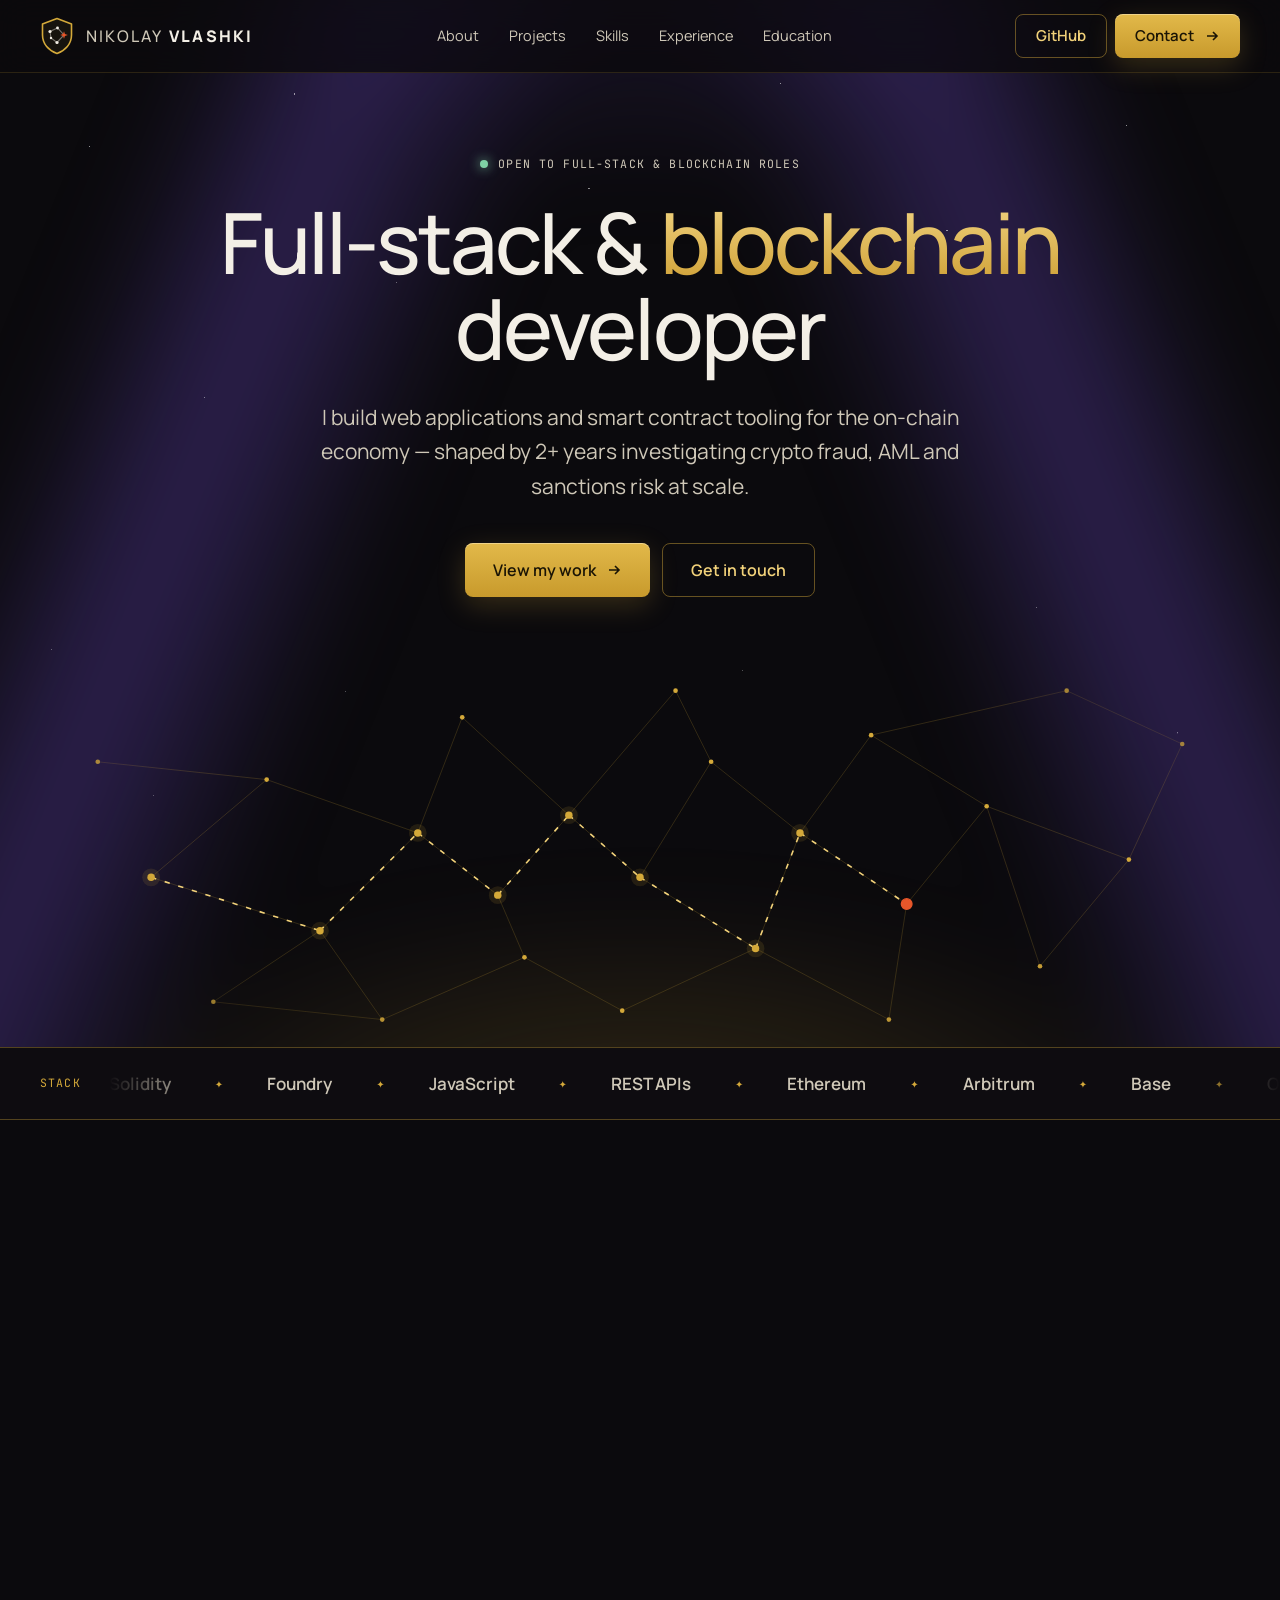
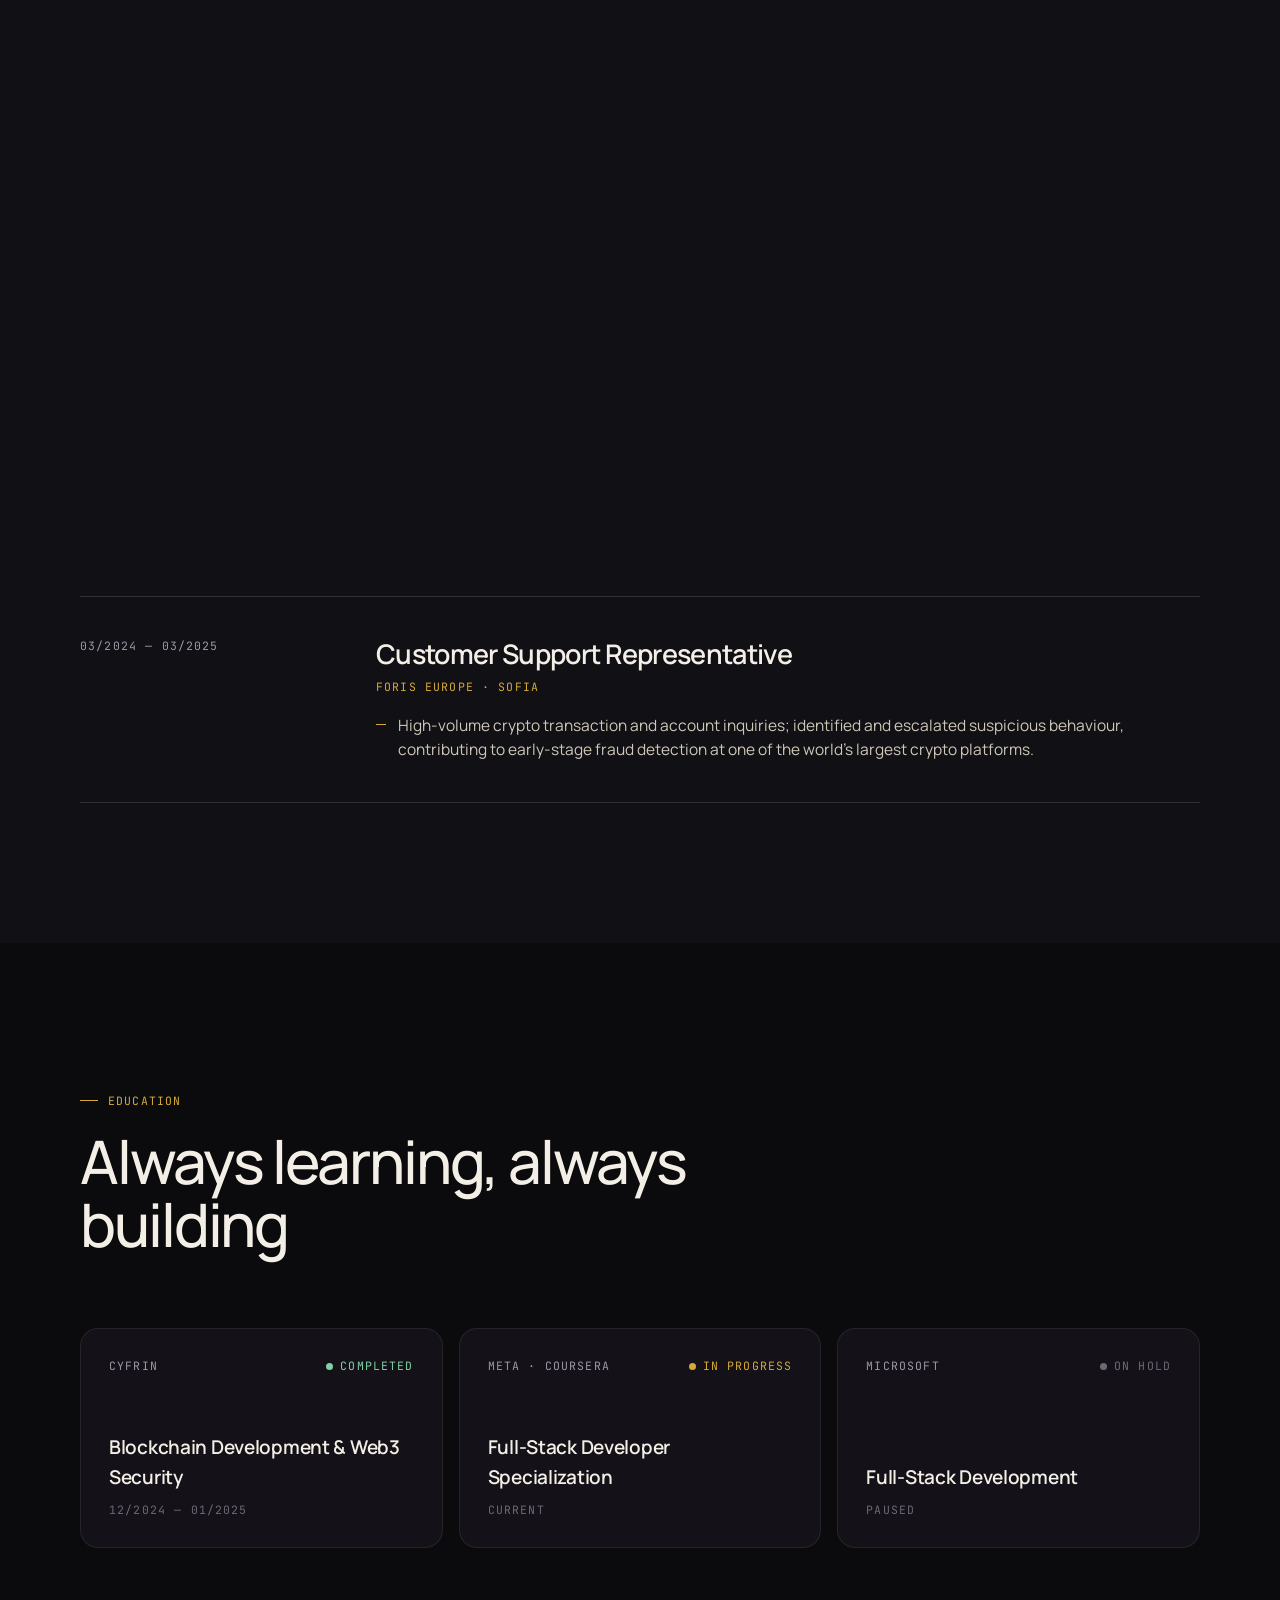
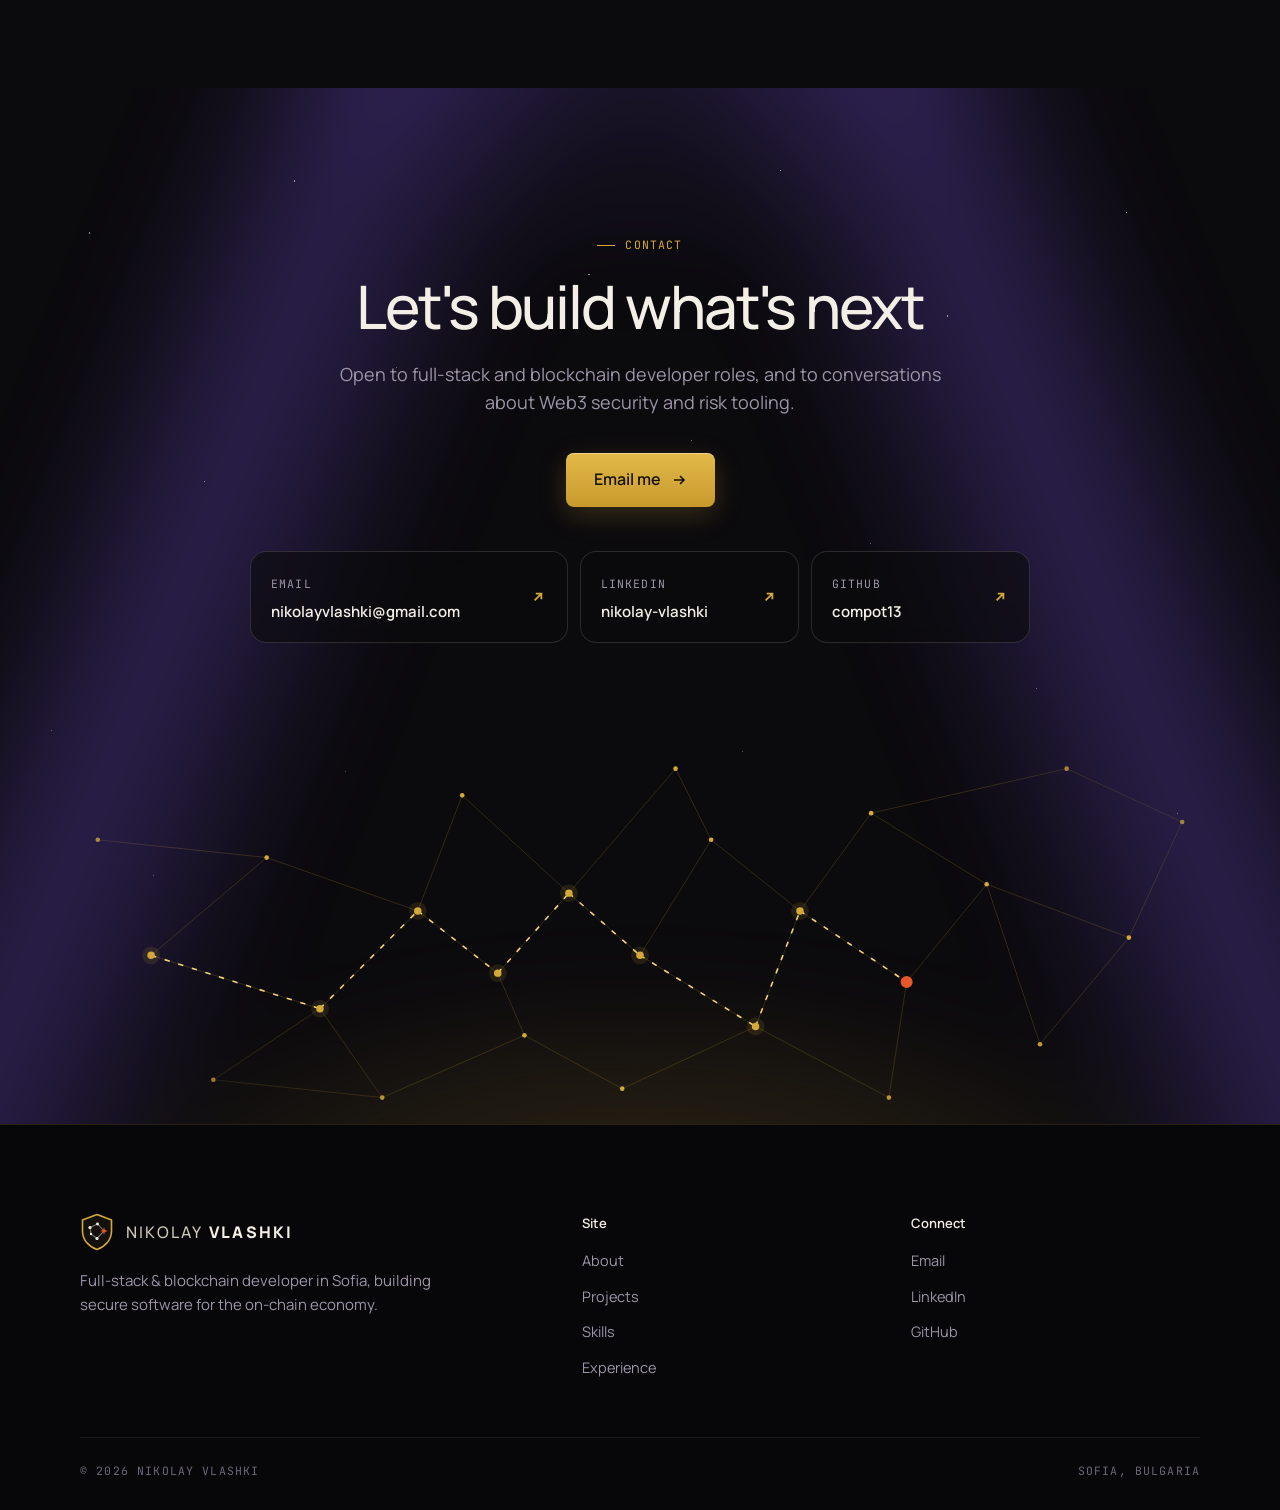
<file: variants/gold.html>
<!doctype html>
<html lang="en">
<head>
<meta charset="utf-8">
<meta name="viewport" content="width=device-width, initial-scale=1, viewport-fit=cover">
<title>Nikolay Vlashki — Full-Stack & Blockchain Developer</title>
<meta name="description" content="Nikolay Vlashki — Full-Stack & Blockchain Developer based in Sofia. Smart contracts, web applications and on-chain risk intelligence, backed by 2+ years of crypto risk operations.">
<meta name="theme-color" content="#0b0a0d">
<meta property="og:title" content="Nikolay Vlashki — Full-Stack & Blockchain Developer">
<meta property="og:description" content="Smart contracts, web applications and on-chain risk intelligence.">
<meta property="og:url" content="https://vlashki.xyz">
<link rel="preconnect" href="https://fonts.googleapis.com">
<link rel="preconnect" href="https://fonts.gstatic.com" crossorigin>
<link href="https://fonts.googleapis.com/css2?family=Bebas+Neue&family=Manrope:wght@400;500;600;700&family=JetBrains+Mono:wght@400;500&display=swap" rel="stylesheet">
<style>
:root{
  --night:#0b0a0d; --night-2:#111015; --night-3:#18161e; --panel:#141218; --panel-2:#1b1821;
  --cream:#f3efe6; --cream-2:#cfc8b8; --muted:#9d96a8; --dim:#6d6779;
  --red:#d4a93a; --red-2:#f2d27a; --terra:#d4a93a; --terra-2:#a8842a; --gold:#d4a93a; --gold-2:#f2d27a;
  --purple:#5b3fa8; --orange:#e8572a;
  --line:rgba(243,239,230,.08); --line-2:rgba(243,239,230,.14); --line-3:rgba(212,169,58,.45);
  --ok:#7fd1a5;
  --sans:'Manrope',system-ui,-apple-system,Segoe UI,sans-serif; --mono:'JetBrains Mono',ui-monospace,monospace; --display:'Bebas Neue',Impact,sans-serif;
  --max:1200px; --gut:clamp(16px,4vw,40px); --sec:clamp(84px,11vw,140px); --r:18px;
}
*{box-sizing:border-box;margin:0;padding:0}
html{scroll-behavior:smooth;-webkit-text-size-adjust:100%;scroll-padding-top:96px}
body{background:var(--night);color:var(--cream);font-family:var(--sans);font-size:16px;line-height:1.6;-webkit-font-smoothing:antialiased;overflow-x:hidden}
a{color:inherit;text-decoration:none}
.wrap{max-width:var(--max);margin:0 auto;padding:0 var(--gut)}
.mono{font-family:var(--mono);font-size:11.5px;letter-spacing:.1em;text-transform:uppercase}
.skip{position:absolute;left:-999px}
.skip:focus{left:16px;top:16px;z-index:200;background:var(--cream);color:var(--night);padding:8px 12px;border-radius:8px}
:focus-visible{outline:2px solid var(--terra);outline-offset:3px;border-radius:8px}

/* ---------- header ---------- */
.top{position:fixed;top:0;left:0;right:0;z-index:100;padding:0 var(--gut);background:rgba(11,10,13,.82);backdrop-filter:blur(16px) saturate(140%);-webkit-backdrop-filter:blur(16px) saturate(140%);border-bottom:1px solid rgba(212,169,58,.16)}
.top-inner{max-width:var(--max);margin:0 auto;display:grid;gap:8px}
.announce{display:flex;align-items:center;justify-content:center;gap:10px;min-height:44px;padding:0 18px;border-radius:999px;background:var(--red);color:#fff4ea;font-size:14px;font-weight:500;box-shadow:0 8px 24px rgba(200,65,47,.25);transition:background .2s}
.announce:hover{background:var(--red-2)}
.announce svg{transition:transform .2s}.announce:hover svg{transform:translateX(3px)}
.bar{display:flex;align-items:center;justify-content:space-between;gap:16px;height:72px}
.logo{display:flex;align-items:center;gap:12px}
.logo svg{flex:none}
.logo b{font-family:var(--sans);font-weight:800;font-size:16px;letter-spacing:.14em;line-height:1;color:var(--cream);white-space:nowrap}
.logo b span{font-weight:500;color:var(--cream-2)}
.links{display:flex;gap:30px;font-size:14.5px;color:var(--cream-2)}
.links a{transition:color .2s}.links a:hover{color:#fff}
.bar-cta{display:flex;align-items:center;gap:8px}
.btn{display:inline-flex;align-items:center;justify-content:center;gap:10px;min-height:44px;padding:0 20px;border-radius:8px;font-size:15px;font-weight:600;white-space:nowrap;transition:background .2s,border-color .2s,transform .2s,color .2s}
.btn svg{transition:transform .2s}.btn:hover svg{transform:translateX(3px)}
.btn-red{background:linear-gradient(180deg,#e2b94a,#c89a2c);color:#1a1405;box-shadow:0 8px 28px rgba(212,169,58,.22),inset 0 1px 0 rgba(255,240,200,.5)}
.btn-red:hover{background:linear-gradient(180deg,#f2d27a,#d4a93a)}
.btn-line{border:1px solid rgba(212,169,58,.45);color:var(--gold-2)}
.btn-line:hover{border-color:var(--gold-2);background:rgba(212,169,58,.08)}
.btn-lg{min-height:54px;padding:0 28px;font-size:16px}
.menu-btn{display:none;width:48px;height:48px;border-radius:8px;border:1px solid rgba(212,169,58,.4);background:transparent;color:var(--gold-2);cursor:pointer;align-items:center;justify-content:center}
.menu-btn i,.menu-btn i:before,.menu-btn i:after{display:block;width:18px;height:1.5px;background:currentColor;position:relative;transition:.25s}
.menu-btn i:before,.menu-btn i:after{content:"";position:absolute;left:0}
.menu-btn i:before{top:-6px}.menu-btn i:after{top:6px}
.menu-open .menu-btn i{background:transparent}
.menu-open .menu-btn i:before{top:0;transform:rotate(45deg)}
.menu-open .menu-btn i:after{top:0;transform:rotate(-45deg)}
.drawer{display:none}

/* ---------- scene (sky + constellation graph) ---------- */
.sky{position:relative;background:#0b0a0d;overflow:hidden;isolation:isolate}
.sky:before{content:"";position:absolute;inset:-10%;z-index:-2;pointer-events:none;filter:blur(40px);
  background:linear-gradient(112deg,transparent 18%,rgba(91,63,168,.42) 27%,transparent 38%),
  linear-gradient(248deg,transparent 18%,rgba(91,63,168,.42) 27%,transparent 38%),
  radial-gradient(ellipse 55% 30% at 50% 100%,rgba(212,169,58,.2),transparent 70%),
  radial-gradient(ellipse 40% 35% at 50% 0%,rgba(91,63,168,.25),transparent 70%)}
.stars{position:absolute;inset:0;z-index:-1;pointer-events:none;opacity:.55;
  background-image:
  radial-gradient(1.3px 1.3px at 7% 14%,#fff 50%,transparent 51%),radial-gradient(1px 1px at 16% 38%,#fffc 50%,transparent 51%),
  radial-gradient(1.6px 1.6px at 23% 9%,#fff 50%,transparent 51%),radial-gradient(1px 1px at 31% 27%,#fffa 50%,transparent 51%),
  radial-gradient(1px 1px at 38% 52%,#fff9 50%,transparent 51%),radial-gradient(1.4px 1.4px at 46% 18%,#fff 50%,transparent 51%),
  radial-gradient(1px 1px at 54% 34%,#fffb 50%,transparent 51%),radial-gradient(1.2px 1.2px at 61% 8%,#fff 50%,transparent 51%),
  radial-gradient(1px 1px at 68% 44%,#fff9 50%,transparent 51%),radial-gradient(1.6px 1.6px at 74% 22%,#fff 50%,transparent 51%),
  radial-gradient(1px 1px at 81% 58%,#fffa 50%,transparent 51%),radial-gradient(1.3px 1.3px at 88% 12%,#fff 50%,transparent 51%),
  radial-gradient(1px 1px at 94% 36%,#fffb 50%,transparent 51%),radial-gradient(1px 1px at 4% 62%,#fff9 50%,transparent 51%),
  radial-gradient(1px 1px at 12% 76%,#fff8 50%,transparent 51%),radial-gradient(1.2px 1.2px at 92% 70%,#fffb 50%,transparent 51%),
  radial-gradient(1px 1px at 27% 66%,#fff8 50%,transparent 51%),radial-gradient(1px 1px at 58% 64%,#fff8 50%,transparent 51%);
  background-size:100% 100%}
.stars.b{background-size:420px 420px;opacity:.45;
  background-image:radial-gradient(1px 1px at 20% 30%,#fff 50%,transparent 51%),radial-gradient(1px 1px at 70% 60%,#fff 50%,transparent 51%),radial-gradient(1px 1px at 45% 85%,#fff 50%,transparent 51%),radial-gradient(1px 1px at 88% 15%,#fff 50%,transparent 51%)}
.scene{display:block;width:100%;height:clamp(230px,32vw,460px);-webkit-mask-image:radial-gradient(ellipse 70% 80% at 50% 50%,#000 55%,transparent 100%);mask-image:radial-gradient(ellipse 70% 80% at 50% 50%,#000 55%,transparent 100%)}
.edge{stroke:#d4a93a;stroke-opacity:.22;stroke-width:1}
.trace{stroke:#f2d27a;stroke-width:1.8;stroke-dasharray:6 10;animation:flow 1.6s linear infinite}
.node{fill:#d4a93a}
.tw{animation:tw 3.2s ease-in-out infinite}
.flag{fill:#e8572a}
.ping{fill:none;stroke:#e8572a;stroke-width:1.5;transform-box:fill-box;transform-origin:center;animation:ping 2.4s ease-out infinite}
@keyframes flow{to{stroke-dashoffset:-32}}
@keyframes tw{50%{opacity:.35}}
@keyframes ping{0%{transform:scale(1);opacity:.9}100%{transform:scale(4);opacity:0}}

/* ---------- hero ---------- */
.hero{padding-top:clamp(120px,12vw,150px)}
.hero-inner{text-align:center;max-width:1120px;margin:0 auto}
.kicker{display:inline-flex;align-items:center;gap:10px;color:var(--cream-2);margin-bottom:26px}
.dot{width:8px;height:8px;border-radius:50%;background:var(--ok);box-shadow:0 0 12px var(--ok);flex:none;animation:pulse 2.4s ease-in-out infinite}
@keyframes pulse{50%{opacity:.4}}
h1{font-size:clamp(42px,6.6vw,88px);line-height:1.02;letter-spacing:-.035em;font-weight:500}
h1 em{font-style:normal;background:linear-gradient(180deg,#f7dd8f,#c9982a);-webkit-background-clip:text;background-clip:text;color:transparent}
.lead{font-size:clamp(17px,1.8vw,21px);color:var(--cream-2);max-width:700px;margin:28px auto 40px;line-height:1.65}
.ctas{display:flex;gap:12px;justify-content:center;flex-wrap:wrap}
.hero .scene{margin-top:clamp(20px,4vw,40px)}

/* ---------- stack strip ---------- */
.strip{background:#0e0c10;border-top:1px solid rgba(212,169,58,.35);border-bottom:1px solid rgba(212,169,58,.35)}
.strip-inner{display:flex;align-items:center;gap:28px;padding:22px 0}
.strip-label{flex:none;color:var(--gold);padding-left:var(--gut)}
.marquee{flex:1;overflow:hidden;mask-image:linear-gradient(90deg,transparent,#000 8%,#000 92%,transparent);-webkit-mask-image:linear-gradient(90deg,transparent,#000 8%,#000 92%,transparent)}
.track{display:flex;gap:44px;width:max-content;animation:scroll 40s linear infinite}
.track span{font-size:17px;font-weight:600;color:var(--cream-2);white-space:nowrap;display:inline-flex;align-items:center;gap:44px}
.track span:after{content:"✦";font-size:10px;color:var(--gold)}
@keyframes scroll{to{transform:translateX(-50%)}}

/* ---------- sections ---------- */
section{padding:var(--sec) 0;position:relative}
.alt{background:var(--night-2)}
.eyebrow{display:inline-flex;align-items:center;gap:10px;color:var(--terra);margin-bottom:20px}
.eyebrow:before{content:"";width:18px;height:1px;background:currentColor}
h2{font-size:clamp(34px,5vw,60px);line-height:1.05;letter-spacing:-.035em;font-weight:500;max-width:820px}
h2 em{font-style:normal;color:var(--terra)}
.sub{color:var(--muted);font-size:clamp(16px,1.5vw,18px);max-width:640px;margin-top:20px}
.split{display:grid;grid-template-columns:1fr 1fr;gap:clamp(32px,6vw,80px);align-items:end}
.split .sub{margin-top:0}

/* about pillars */
.pillars{display:grid;grid-template-columns:repeat(3,1fr);gap:16px;margin-top:clamp(44px,6vw,72px)}
.pillar{background:var(--panel);border:1px solid var(--line);border-radius:var(--r);padding:30px;display:flex;flex-direction:column;transition:border-color .25s,transform .25s}
.pillar:hover{border-color:rgba(212,169,58,.45);transform:translateY(-3px)}
.pillar .ic{width:48px;height:48px;border-radius:14px;display:grid;place-items:center;background:rgba(212,169,58,.1);border:1px solid rgba(212,169,58,.35);color:var(--gold)}
.pillar h3{font-size:21px;font-weight:600;letter-spacing:-.02em;margin-top:36px}
.pillar p{color:var(--muted);font-size:15px;margin-top:10px}

/* stats */
.stats{display:grid;grid-template-columns:repeat(4,1fr);margin-top:clamp(44px,6vw,72px);border-top:1px solid var(--line-2)}
.stat{padding:28px 24px 0 0}
.stat+.stat{padding-left:24px;border-left:1px solid var(--line)}
.stat .v{font-size:clamp(44px,5.4vw,72px);font-weight:500;letter-spacing:-.05em;line-height:1}
.stat .v sup{font-size:.42em;color:var(--terra);vertical-align:top;margin-left:2px}
.stat p{color:var(--muted);font-size:14.5px;margin-top:12px}

/* ---------- project ---------- */
.project{margin-top:clamp(44px,6vw,72px);border:1px solid rgba(212,169,58,.35);border-radius:26px;overflow:hidden;background:var(--panel)}
.project-head{display:flex;justify-content:space-between;align-items:center;gap:12px;flex-wrap:wrap;padding:18px 28px;border-bottom:1px solid var(--line);color:var(--muted)}
.live{display:inline-flex;align-items:center;gap:8px;color:var(--ok)}
.project-body{display:grid;grid-template-columns:1fr 1fr;gap:clamp(28px,5vw,56px);padding:clamp(24px,4vw,48px)}
.project h3{font-family:var(--display);font-weight:400;font-size:clamp(56px,7vw,92px);line-height:.9;letter-spacing:.01em}
.project .tag{color:var(--terra);margin-top:10px}
.project p{color:var(--cream-2);margin-top:22px;font-size:16px}
.checks{list-style:none;margin-top:26px;border-top:1px solid var(--line)}
.checks li{display:flex;gap:16px;padding:14px 0;border-bottom:1px solid var(--line);font-size:15px;color:var(--cream-2)}
.checks li span{flex:none;color:var(--terra);padding-top:3px}
.chips{display:flex;flex-wrap:wrap;gap:8px;margin-top:22px}
.chip{font-family:var(--mono);font-size:11.5px;letter-spacing:.03em;padding:6px 11px;border-radius:999px;border:1px solid var(--line-2);color:var(--cream-2);background:rgba(243,239,230,.03)}
/* panel mock */
.panel{align-self:center;border:1px solid var(--line-2);border-radius:16px;background:#0d0c10;overflow:hidden;box-shadow:0 30px 70px rgba(0,0,0,.35)}
.panel-bar{display:flex;align-items:center;gap:7px;padding:12px 16px;border-bottom:1px solid var(--line);color:var(--dim)}
.panel-bar i{width:9px;height:9px;border-radius:50%;background:#2a2633}
.panel-bar em{font-style:normal;margin-left:8px}
.panel-body{padding:22px}
.score{display:flex;align-items:center;gap:18px;padding-bottom:20px;border-bottom:1px solid var(--line)}
.ring{--p:74;width:86px;height:86px;flex:none;border-radius:50%;display:grid;place-items:center;background:conic-gradient(var(--gold) calc(var(--p)*1%),#26222e 0)}
.ring b{width:70px;height:70px;border-radius:50%;background:#0d0c10;display:grid;place-items:center;font-size:26px;font-weight:600;letter-spacing:-.04em}
.score .t{font-weight:600}
.score .d{color:var(--muted);font-size:13px}
.dims{display:grid;gap:13px;margin-top:20px}
.dim{display:grid;grid-template-columns:112px 1fr 30px;gap:12px;align-items:center;font-size:13px;color:var(--muted)}
.dim .b{height:6px;border-radius:6px;background:#26222e;overflow:hidden}
.dim .b i{display:block;height:100%;width:0;border-radius:6px;background:var(--cream-2);transition:width 1.2s cubic-bezier(.2,.7,.2,1)}
.dim .b i.hi{background:linear-gradient(90deg,var(--gold),var(--orange))}
.dim span:last-child{text-align:right;font-family:var(--mono);font-size:12px;color:var(--cream)}
.note{margin-top:20px;padding:12px 14px;border-radius:12px;background:rgba(232,87,42,.1);border:1px solid rgba(232,87,42,.35);font-size:13px;color:#f7b89f}
.soon{margin-top:16px;display:flex;align-items:center;justify-content:space-between;gap:16px;flex-wrap:wrap;border:1px dashed var(--line-2);border-radius:var(--r);padding:22px 28px;color:var(--muted)}
.soon b{color:var(--cream);font-weight:600}

/* ---------- skills ---------- */
.skills{display:grid;grid-template-columns:repeat(3,1fr);gap:16px;margin-top:clamp(44px,6vw,72px)}
.skill{background:var(--panel);border:1px solid var(--line);border-radius:var(--r);padding:28px}
.skill .n{color:var(--dim)}
.skill h3{font-size:19px;font-weight:600;letter-spacing:-.015em;margin-top:22px}
.skill p{color:var(--muted);font-size:14.5px;margin-top:8px}
.skill .chips{margin-top:18px}
.skill.feat{background:linear-gradient(160deg,#211a33,#141218);border-color:rgba(212,169,58,.3)}

/* ---------- experience ---------- */
.jobs{margin-top:clamp(44px,6vw,72px)}
.job{display:grid;grid-template-columns:240px 1fr;gap:18px 56px;padding:clamp(28px,4vw,40px) 0;border-top:1px solid var(--line-2)}
.job:last-child{border-bottom:1px solid var(--line-2)}
.when{color:var(--muted)}
.when .now{display:inline-flex;align-items:center;gap:8px;color:var(--ok);margin-top:10px}
.job h3{font-size:clamp(21px,2.4vw,27px);font-weight:600;letter-spacing:-.025em;line-height:1.25}
.co{color:var(--terra);margin:8px 0 16px}
.job ul{list-style:none;display:grid;gap:11px}
.job li{position:relative;padding-left:22px;color:var(--cream-2);font-size:15.5px}
.job li:before{content:"";position:absolute;left:0;top:11px;width:10px;height:1px;background:var(--gold)}

/* ---------- education ---------- */
.edu{display:grid;grid-template-columns:repeat(3,1fr);gap:16px;margin-top:clamp(44px,6vw,72px)}
.ed{background:var(--panel);border:1px solid var(--line);border-radius:var(--r);padding:28px;display:flex;flex-direction:column;min-height:220px}
.ed .row{display:flex;justify-content:space-between;gap:12px;color:var(--muted)}
.ed h3{font-size:19px;font-weight:600;letter-spacing:-.015em;margin-top:auto;padding-top:36px}
.ed p{color:var(--dim);margin-top:8px}
.st{display:inline-flex;align-items:center;gap:7px}
.st:before{content:"";width:7px;height:7px;border-radius:50%;background:currentColor}
.st.done{color:var(--ok)}.st.prog{color:var(--terra)}.st.hold{color:var(--dim)}

/* ---------- contact ---------- */
.contact{padding-top:var(--sec);padding-bottom:0}
.contact-inner{text-align:center;max-width:860px;margin:0 auto}
.contact h2{margin:0 auto}
.contact .sub{margin:22px auto 36px}
.cards{display:grid;grid-template-columns:1.45fr 1fr 1fr;gap:12px;max-width:880px;margin:44px auto 0;text-align:left}
.cc{display:flex;justify-content:space-between;align-items:center;gap:12px;padding:18px 20px;border-radius:16px;border:1px solid var(--line-2);background:rgba(11,10,13,.6);backdrop-filter:blur(8px);-webkit-backdrop-filter:blur(8px);transition:border-color .2s,background .2s}
.cc:hover{border-color:var(--gold);background:rgba(20,18,24,.9)}
.cc .mono{color:var(--muted)}
.cc div div{font-weight:600;font-size:15px;margin-top:4px;word-break:break-all}
.cc svg{flex:none;color:var(--terra)}

/* ---------- footer ---------- */
footer{background:#070609;border-top:1px solid rgba(212,169,58,.16);padding:clamp(56px,8vw,88px) 0 30px}
.foot{display:grid;grid-template-columns:1.6fr 1fr 1fr;gap:40px}
.foot p{color:var(--muted);font-size:15px;max-width:360px;margin-top:18px}
.foot h4{font-size:13px;font-weight:600;margin-bottom:14px;color:var(--cream)}
.foot ul{list-style:none;display:grid;gap:10px}
.foot li a{color:var(--muted);font-size:14.5px;transition:color .2s}
.foot li a:hover{color:var(--cream)}
.legal{display:flex;justify-content:space-between;flex-wrap:wrap;gap:12px;margin-top:56px;padding-top:24px;border-top:1px solid var(--line);color:var(--dim)}

/* reveal */
.rv{opacity:0;transform:translateY(20px);transition:opacity .9s cubic-bezier(.2,.7,.2,1),transform .9s cubic-bezier(.2,.7,.2,1)}
.rv.on{opacity:1;transform:none}
.no-js .rv{opacity:1;transform:none}

/* ---------- tablet ---------- */
@media (max-width:1080px){
  .links{gap:22px}
  .skills{grid-template-columns:1fr 1fr}
  .project-body{grid-template-columns:1fr}
}
@media (max-width:1080px){
  .links,.bar-cta .btn{display:none}
  .menu-btn{display:inline-flex}
  .drawer{display:block;position:fixed;inset:0;z-index:90;background:rgba(11,10,13,.97);backdrop-filter:blur(14px);-webkit-backdrop-filter:blur(14px);padding:96px var(--gut) 40px;opacity:0;visibility:hidden;transition:.25s;overflow-y:auto}
  .menu-open .drawer{opacity:1;visibility:visible}
  .drawer a:not(.btn){display:flex;justify-content:space-between;align-items:center;padding:18px 4px;border-bottom:1px solid var(--line);font-size:22px;font-weight:500;letter-spacing:-.02em}
  .drawer a:not(.btn) span{color:var(--terra)}
  .drawer .btn{width:100%;margin-top:28px}
  .menu-open{overflow:hidden}
}
@media (max-width:900px){
  .split{grid-template-columns:1fr;align-items:start}
  .pillars,.edu{grid-template-columns:1fr}
  .pillar h3{margin-top:24px}
  .ed{min-height:0}
  .stats{grid-template-columns:1fr 1fr}
  .stat:nth-child(3){padding-left:0;border-left:0}
  .stat:nth-child(n+3){border-top:1px solid var(--line);margin-top:28px}
  .job{grid-template-columns:1fr}
  .cards{grid-template-columns:1fr}
  .foot{grid-template-columns:1fr 1fr}
  .foot .brand{grid-column:1/-1}
}
/* ---------- phone ---------- */
@media (max-width:560px){
  .hide-sm{display:none}
  body{font-size:15.5px}
  .announce{min-height:40px;font-size:13px}
  .bar{height:64px}
  .logo b{font-size:13.5px;letter-spacing:.12em}
  .logo{gap:10px}
  .menu-btn{width:44px;height:44px}
  .ctas .btn{flex:1 1 100%}
  .strip-inner{flex-direction:column;align-items:stretch;gap:12px;padding:18px 0}
  .strip-label{text-align:center;padding:0}
  .skills{grid-template-columns:1fr}
  .project-head{padding:16px 20px}
  .dim{grid-template-columns:96px 1fr 28px;gap:10px}
  .ring{width:74px;height:74px}.ring b{width:60px;height:60px;font-size:22px}
  .soon{padding:20px}
  .drawer{padding-top:84px}
}
@media (prefers-reduced-motion:reduce){
  *,*:before,*:after{animation:none!important;transition:none!important}
  .rv{opacity:1;transform:none}
}
</style>
</head>
<body class="no-js">
<a href="#main" class="skip">Skip to content</a>

<!-- reusable scene: constellation graph -->
<svg width="0" height="0" style="position:absolute" aria-hidden="true">
  <defs>
        <g id="scene">
      <g class="edges"><line class="edge" x1="110" y1="170" x2="300" y2="190"/><line class="edge" x1="170" y1="300" x2="300" y2="190"/><line class="edge" x1="170" y1="300" x2="360" y2="360"/><line class="edge" x1="300" y1="190" x2="470" y2="250"/><line class="edge" x1="360" y1="360" x2="470" y2="250"/><line class="edge" x1="470" y1="250" x2="520" y2="120"/><line class="edge" x1="470" y1="250" x2="560" y2="320"/><line class="edge" x1="560" y1="320" x2="590" y2="390"/><line class="edge" x1="560" y1="320" x2="640" y2="230"/><line class="edge" x1="640" y1="230" x2="720" y2="300"/><line class="edge" x1="520" y1="120" x2="640" y2="230"/><line class="edge" x1="640" y1="230" x2="760" y2="90"/><line class="edge" x1="760" y1="90" x2="800" y2="170"/><line class="edge" x1="720" y1="300" x2="800" y2="170"/><line class="edge" x1="720" y1="300" x2="850" y2="380"/><line class="edge" x1="800" y1="170" x2="900" y2="250"/><line class="edge" x1="850" y1="380" x2="900" y2="250"/><line class="edge" x1="900" y1="250" x2="980" y2="140"/><line class="edge" x1="900" y1="250" x2="1020" y2="330"/><line class="edge" x1="980" y1="140" x2="1110" y2="220"/><line class="edge" x1="1020" y1="330" x2="1110" y2="220"/><line class="edge" x1="1110" y1="220" x2="1170" y2="400"/><line class="edge" x1="1110" y1="220" x2="1270" y2="280"/><line class="edge" x1="1270" y1="280" x2="1330" y2="150"/><line class="edge" x1="1330" y1="150" x2="1200" y2="90"/><line class="edge" x1="980" y1="140" x2="1200" y2="90"/><line class="edge" x1="360" y1="360" x2="240" y2="440"/><line class="edge" x1="360" y1="360" x2="430" y2="460"/><line class="edge" x1="590" y1="390" x2="430" y2="460"/><line class="edge" x1="590" y1="390" x2="700" y2="450"/><line class="edge" x1="700" y1="450" x2="850" y2="380"/><line class="edge" x1="1020" y1="330" x2="1000" y2="460"/><line class="edge" x1="850" y1="380" x2="1000" y2="460"/><line class="edge" x1="1170" y1="400" x2="1270" y2="280"/><line class="edge" x1="240" y1="440" x2="430" y2="460"/></g>
      <g><line class="trace" x1="170" y1="300" x2="360" y2="360"/><line class="trace" x1="360" y1="360" x2="470" y2="250"/><line class="trace" x1="470" y1="250" x2="560" y2="320"/><line class="trace" x1="560" y1="320" x2="640" y2="230"/><line class="trace" x1="640" y1="230" x2="720" y2="300"/><line class="trace" x1="720" y1="300" x2="850" y2="380"/><line class="trace" x1="850" y1="380" x2="900" y2="250"/><line class="trace" x1="900" y1="250" x2="1020" y2="330"/></g>
      <circle class="node tw" cx="170" cy="300" r="4.2" style="animation-delay:0.97s"/>
      <circle cx="170" cy="300" r="10" fill="#d4a93a" opacity=".12"/>
      <circle class="node tw" cx="300" cy="190" r="2.6" style="animation-delay:0.45s"/>
      <circle class="node tw" cx="360" cy="360" r="4.2" style="animation-delay:1.95s"/>
      <circle cx="360" cy="360" r="10" fill="#d4a93a" opacity=".12"/>
      <circle class="node tw" cx="470" cy="250" r="4.2" style="animation-delay:0.22s"/>
      <circle cx="470" cy="250" r="10" fill="#d4a93a" opacity=".12"/>
      <circle class="node tw" cx="520" cy="120" r="2.6" style="animation-delay:1.61s"/>
      <circle class="node tw" cx="590" cy="390" r="2.6" style="animation-delay:1.1s"/>
      <circle class="node tw" cx="640" cy="230" r="4.2" style="animation-delay:0.17s"/>
      <circle cx="640" cy="230" r="10" fill="#d4a93a" opacity=".12"/>
      <circle class="node tw" cx="720" cy="300" r="4.2" style="animation-delay:1.52s"/>
      <circle cx="720" cy="300" r="10" fill="#d4a93a" opacity=".12"/>
      <circle class="node tw" cx="800" cy="170" r="2.6" style="animation-delay:0.11s"/>
      <circle class="node tw" cx="850" cy="380" r="4.2" style="animation-delay:1.3s"/>
      <circle cx="850" cy="380" r="10" fill="#d4a93a" opacity=".12"/>
      <circle class="node tw" cx="900" cy="250" r="4.2" style="animation-delay:0.21s"/>
      <circle cx="900" cy="250" r="10" fill="#d4a93a" opacity=".12"/>
      <circle class="node tw" cx="980" cy="140" r="2.6" style="animation-delay:0.27s"/>
      <circle class="node tw" cx="1110" cy="220" r="2.6" style="animation-delay:1.27s"/>
      <circle class="node tw" cx="1170" cy="400" r="2.6" style="animation-delay:2.48s"/>
      <circle class="node tw" cx="1270" cy="280" r="2.6" style="animation-delay:0.37s"/>
      <circle class="node tw" cx="1330" cy="150" r="2.6" style="animation-delay:0.67s"/>
      <circle class="node tw" cx="240" cy="440" r="2.6" style="animation-delay:1.88s"/>
      <circle class="node tw" cx="430" cy="460" r="2.6" style="animation-delay:2.84s"/>
      <circle class="node tw" cx="700" cy="450" r="2.6" style="animation-delay:1.73s"/>
      <circle class="node tw" cx="1000" cy="460" r="2.6" style="animation-delay:1.19s"/>
      <circle class="node tw" cx="560" cy="320" r="4.2" style="animation-delay:2.93s"/>
      <circle cx="560" cy="320" r="10" fill="#d4a93a" opacity=".12"/>
      <circle class="node tw" cx="760" cy="90" r="2.6" style="animation-delay:0.14s"/>
      <circle class="node tw" cx="1200" cy="90" r="2.6" style="animation-delay:2.58s"/>
      <circle class="node tw" cx="110" cy="170" r="2.6" style="animation-delay:0.87s"/>
      <circle class="ping" cx="1020" cy="330" r="6"/><circle class="flag" cx="1020" cy="330" r="6"/>
      </g>
  </defs>
</svg>

<div class="top" id="top">
  <div class="top-inner">
    <nav class="bar" aria-label="Main">
      <a href="#home" class="logo" aria-label="Nikolay Vlashki — home">
        <svg width="34" height="38" viewBox="0 0 34 38" aria-hidden="true"><path d="M17 1.5 31.5 7v11c0 9-6.2 15.6-14.5 18.5C8.7 33.6 2.5 27 2.5 18V7L17 1.5Z" fill="rgba(212,169,58,.06)" stroke="#d4a93a" stroke-width="1.6" stroke-linejoin="round"/><path d="M10 14.5 17.5 11l6.5 7-7 7.5-6-4.5Z" fill="none" stroke="#f3efe6" stroke-opacity=".45" stroke-width="1.1"/><g fill="#f3efe6"><circle cx="10" cy="14.5" r="1.6"/><circle cx="17.5" cy="11" r="1.4"/><circle cx="17" cy="25.5" r="1.6"/><circle cx="11" cy="21" r="1.2"/></g><path d="M24 14.2l.9 2.9 2.9.9-2.9.9-.9 2.9-.9-2.9-2.9-.9 2.9-.9Z" fill="#e8572a"/></svg>
        <b><span>NIKOLAY</span> VLASHKI</b></a>
      <div class="links"><a href="#about">About</a><a href="#argus">Projects</a><a href="#skills">Skills</a><a href="#experience">Experience</a><a href="#education">Education</a></div>
      <div class="bar-cta">
        <a href="https://github.com/compot13" target="_blank" rel="noopener" class="btn btn-line">GitHub</a>
        <a href="#contact" class="btn btn-red">Contact
          <svg width="16" height="16" viewBox="0 0 16 16" fill="none" stroke="currentColor" stroke-width="1.6"><path d="M3 8h10M9 4l4 4-4 4"/></svg></a>
        <button class="menu-btn" id="menuBtn" aria-label="Open menu" aria-expanded="false" aria-controls="drawer"><i></i></button>
      </div>
    </nav>
  </div>
</div>
<div class="drawer" id="drawer">
  <a href="#about">About <span>→</span></a><a href="#argus">Projects <span>→</span></a><a href="#skills">Skills <span>→</span></a><a href="#experience">Experience <span>→</span></a><a href="#education">Education <span>→</span></a>
  <a href="#contact" class="btn btn-red btn-lg">Get in touch</a>
</div>

<main id="main">
<header class="sky hero" id="home">
  <div class="stars"></div><div class="stars b"></div>
  <div class="wrap hero-inner">
    <div class="kicker mono"><span class="dot"></span>Open to full-stack &amp; blockchain roles</div>
    <h1>Full-stack &amp; <em>blockchain</em> developer</h1>
    <p class="lead">I build web applications and smart contract tooling for the on-chain economy — shaped by 2+ years investigating crypto fraud, AML and sanctions risk at scale.</p>
    <div class="ctas">
      <a href="#argus" class="btn btn-red btn-lg">View my work
        <svg width="16" height="16" viewBox="0 0 16 16" fill="none" stroke="currentColor" stroke-width="1.6"><path d="M3 8h10M9 4l4 4-4 4"/></svg></a>
      <a href="#contact" class="btn btn-line btn-lg">Get in touch</a>
    </div>
  </div>
  <svg class="scene" viewBox="0 0 1440 520" preserveAspectRatio="xMidYMid slice" role="img" aria-label="A constellation of connected nodes tracing a path to a flagged address"><use href="#scene"/></svg>
</header>

<div class="strip" aria-label="Tech stack">
  <div class="strip-inner">
    <span class="strip-label mono">Stack</span>
    <div class="marquee"><div class="track">
      <span>Solidity</span><span>Foundry</span><span>JavaScript</span><span>REST APIs</span><span>Ethereum</span><span>Arbitrum</span><span>Base</span><span>Optimism</span><span>Solana</span><span>Git</span><span>Databases</span>
      <span>Solidity</span><span>Foundry</span><span>JavaScript</span><span>REST APIs</span><span>Ethereum</span><span>Arbitrum</span><span>Base</span><span>Optimism</span><span>Solana</span><span>Git</span><span>Databases</span>
    </div></div>
  </div>
</div>

<section id="about">
  <div class="wrap">
    <div class="split">
      <div><div class="eyebrow mono rv">About</div><h2 class="rv">Engineering with a <em>risk analyst's</em> eye</h2></div>
      <p class="sub rv">My background is on the defensive side of crypto — tracing funds, screening sanctions exposure and reconstructing suspicious activity from raw EVM data. Now I build the software: secure by default, informed by how systems actually get abused.</p>
    </div>
    <div class="pillars">
      <div class="pillar rv">
        <div class="ic"><svg width="22" height="22" viewBox="0 0 24 24" fill="none" stroke="currentColor" stroke-width="1.6"><path d="M8 7l-5 5 5 5M16 7l5 5-5 5M14 4l-4 16"/></svg></div>
        <h3>Full-stack development</h3><p>Web applications from interface to backend — HTML, CSS, JavaScript, REST APIs and databases.</p>
      </div>
      <div class="pillar rv">
        <div class="ic"><svg width="22" height="22" viewBox="0 0 24 24" fill="none" stroke="currentColor" stroke-width="1.6"><rect x="3" y="3" width="8" height="8" rx="2"/><rect x="13" y="13" width="8" height="8" rx="2"/><path d="M11 7h4a2 2 0 0 1 2 2v4M13 17H9a2 2 0 0 1-2-2v-4"/></svg></div>
        <h3>Blockchain &amp; smart contracts</h3><p>Solidity and Foundry on EVM chains, with a working understanding of Solana's architecture.</p>
      </div>
      <div class="pillar rv">
        <div class="ic"><svg width="22" height="22" viewBox="0 0 24 24" fill="none" stroke="currentColor" stroke-width="1.6"><path d="M12 3l8 3v6c0 4.5-3.4 8.2-8 9-4.6-.8-8-4.5-8-9V6l8-3z"/><path d="M9 12l2 2 4-4"/></svg></div>
        <h3>Security-first mindset</h3><p>Daily experience with fraud, AML and on-chain threats translates into safer code and better risk tooling.</p>
      </div>
    </div>
    <div class="stats">
      <div class="stat rv"><div class="v"><span data-count="2">0</span><sup>+</sup></div><p>Years in crypto risk operations</p></div>
      <div class="stat rv"><div class="v"><span data-count="4">0</span></div><p>EVM networks analysed</p></div>
      <div class="stat rv"><div class="v"><span data-count="17">0</span></div><p>Risk dimensions in Argus</p></div>
      <div class="stat rv"><div class="v"><span data-count="5">0</span></div><p>Blockchains covered by Argus</p></div>
    </div>
  </div>
</section>

<section id="argus" class="alt">
  <div class="wrap">
    <div class="eyebrow mono rv">Featured project</div>
    <h2 class="rv">Building the tools risk teams need</h2>
    <article class="project rv">
      <div class="project-head mono"><span>Project · 11/2025 — Present</span><span class="live"><span class="dot"></span>Active development</span></div>
      <div class="project-body">
        <div>
          <h3>ARGUS</h3>
          <div class="tag mono">DeFi risk intelligence API</div>
          <p>A multi-chain risk platform that scores DeFi protocols across smart contract, liquidity, governance, market, operational and security dimensions — built as a standalone risk product.</p>
          <ul class="checks">
            <li><span class="mono">01</span>17 risk dimensions across 6 categories on 5 blockchains</li>
            <li><span class="mono">02</span>Wallet-hop sanctions tracer using multi-depth graph traversal to surface indirect OFAC SDN exposure</li>
            <li><span class="mono">03</span>AI narrative layer that generates automated risk summaries</li>
          </ul>
          <div class="chips"><span class="chip">DefiLlama</span><span class="chip">Rekt.news</span><span class="chip">Solodit</span><span class="chip">SolidityScan</span><span class="chip">OFAC SDN</span><span class="chip">Claude Sonnet</span></div>
        </div>
        <div class="panel" aria-hidden="true">
          <div class="panel-bar mono"><i></i><i></i><i></i><em>argus / report</em></div>
          <div class="panel-body">
            <div class="score"><div class="ring" style="--p:74"><b>74</b></div><div><div class="t">Sample protocol</div><div class="d">Composite risk score · illustrative</div></div></div>
            <div class="dims">
              <div class="dim"><span>Smart contract</span><span class="b"><i data-w="62"></i></span><span>62</span></div>
              <div class="dim"><span>Liquidity</span><span class="b"><i data-w="48"></i></span><span>48</span></div>
              <div class="dim"><span>Governance</span><span class="b"><i class="hi" data-w="81"></i></span><span>81</span></div>
              <div class="dim"><span>Market</span><span class="b"><i data-w="55"></i></span><span>55</span></div>
              <div class="dim"><span>Security</span><span class="b"><i class="hi" data-w="86"></i></span><span>86</span></div>
            </div>
            <div class="note">Flag: upgradeable proxy with no timelock</div>
          </div>
        </div>
      </div>
    </article>
    <div class="soon rv"><span><b>More on GitHub.</b> Smart contracts, experiments and work in progress.</span><a href="https://github.com/compot13" target="_blank" rel="noopener" class="btn btn-line">github.com/compot13 ↗</a></div>
  </div>
</section>

<section id="skills">
  <div class="wrap">
    <div class="split">
      <div><div class="eyebrow mono rv">Skills</div><h2 class="rv">Code, chains and <em>real-world</em> risk</h2></div>
      <p class="sub rv">A developer toolkit backed by the platforms I used every day in production risk operations.</p>
    </div>
    <div class="skills">
      <div class="skill feat rv"><span class="n mono">01</span><h3>Full-stack development</h3><p>Front-end and back-end fundamentals.</p><div class="chips"><span class="chip">HTML</span><span class="chip">CSS</span><span class="chip">JavaScript</span><span class="chip">REST APIs</span><span class="chip">Databases</span></div></div>
      <div class="skill feat rv"><span class="n mono">02</span><h3>Smart contracts &amp; tooling</h3><p>Building and testing on EVM.</p><div class="chips"><span class="chip">Solidity</span><span class="chip">Foundry</span><span class="chip">forge</span><span class="chip">cast</span><span class="chip">anvil</span><span class="chip">Git</span></div></div>
      <div class="skill rv"><span class="n mono">03</span><h3>Blockchain</h3><p>Calldata, logs and topics, bridge mechanics.</p><div class="chips"><span class="chip">Ethereum</span><span class="chip">Arbitrum</span><span class="chip">Base</span><span class="chip">Optimism</span><span class="chip">Solana / SVM</span></div></div>
      <div class="skill rv"><span class="n mono">04</span><h3>Risk &amp; investigation platforms</h3><p>Used daily in production at Foris Europe.</p><div class="chips"><span class="chip">Chainalysis Reactor</span><span class="chip">KYT</span><span class="chip">TRM Labs</span><span class="chip">Arkham</span><span class="chip">Alterya</span></div></div>
      <div class="skill rv"><span class="n mono">05</span><h3>Compliance</h3><p>Screening, attribution and documentation.</p><div class="chips"><span class="chip">OFAC SDN</span><span class="chip">Wallet attribution</span><span class="chip">Case documentation</span><span class="chip">Risk playbooks</span></div></div>
      <div class="skill rv"><span class="n mono">06</span><h3>Payments risk</h3><p>User- and transaction-level risk.</p><div class="chips"><span class="chip">On/off-ramp monitoring</span><span class="chip">AML / CTF</span><span class="chip">Fraud detection</span></div></div>
    </div>
  </div>
</section>

<section id="experience" class="alt">
  <div class="wrap">
    <div class="eyebrow mono rv">Experience</div>
    <h2 class="rv">From support desk to on-chain investigations</h2>
    <div class="jobs">
      <div class="job rv">
        <div class="when mono">08/2025 — 10/2026</div>
        <div>
          <h3>Operational Risk Analyst</h3>
          <div class="co mono">Foris Europe · Sofia</div>
          <ul>
            <li>Ran daily on-chain investigations across EVM networks — tracing fund flows through DeFi protocols, bridges and mixers with Chainalysis Reactor and TRM Labs for entity attribution and risk scoring.</li>
            <li>Used Arkham Intelligence for threat-actor tracking, and KYT and Alterya for AI-powered real-time fraud detection across crypto transaction flows.</li>
            <li>Performed OFAC SDN sanctions screening and multi-hop wallet tracing to detect indirect exposure.</li>
            <li>Analysed raw EVM calldata, event logs and trace data to reconstruct suspicious activity sequences.</li>
          </ul>
        </div>
      </div>
      <div class="job rv">
        <div class="when mono">03/2025 — 08/2025</div>
        <div>
          <h3>Senior Customer Service Representative</h3>
          <div class="co mono">Foris Europe · Sofia</div>
          <ul><li>Primary escalation handler for complex crypto transaction disputes and compliance-sensitive cases; surfaced fraud signals directly into investigation pipelines.</li></ul>
        </div>
      </div>
      <div class="job rv">
        <div class="when mono">03/2024 — 03/2025</div>
        <div>
          <h3>Customer Support Representative</h3>
          <div class="co mono">Foris Europe · Sofia</div>
          <ul><li>High-volume crypto transaction and account inquiries; identified and escalated suspicious behaviour, contributing to early-stage fraud detection at one of the world's largest crypto platforms.</li></ul>
        </div>
      </div>
    </div>
  </div>
</section>

<section id="education">
  <div class="wrap">
    <div class="eyebrow mono rv">Education</div>
    <h2 class="rv">Always learning, always building</h2>
    <div class="edu">
      <div class="ed rv"><div class="row mono"><span>Cyfrin</span><span class="st done">Completed</span></div><h3>Blockchain Development &amp; Web3 Security</h3><p class="mono">12/2024 — 01/2025</p></div>
      <div class="ed rv"><div class="row mono"><span>Meta · Coursera</span><span class="st prog">In progress</span></div><h3>Full-Stack Developer Specialization</h3><p class="mono">Current</p></div>
      <div class="ed rv"><div class="row mono"><span>Microsoft</span><span class="st hold">On hold</span></div><h3>Full-Stack Development</h3><p class="mono">Paused</p></div>
    </div>
  </div>
</section>

<section class="sky contact" id="contact">
  <div class="stars"></div><div class="stars b"></div>
  <div class="wrap contact-inner">
    <div class="eyebrow mono rv">Contact</div>
    <h2 class="rv">Let's build what's next</h2>
    <p class="sub rv">Open to full-stack and blockchain developer roles, and to conversations about Web3 security and risk tooling.</p>
    <div class="ctas rv"><a href="mailto:nikolayvlashki@gmail.com" class="btn btn-red btn-lg">Email me
      <svg width="16" height="16" viewBox="0 0 16 16" fill="none" stroke="currentColor" stroke-width="1.6"><path d="M3 8h10M9 4l4 4-4 4"/></svg></a></div>
    <div class="cards rv">
      <a class="cc" href="mailto:nikolayvlashki@gmail.com"><div><span class="mono">Email</span><div>nikolayvlashki@gmail.com</div></div><svg width="18" height="18" viewBox="0 0 16 16" fill="none" stroke="currentColor" stroke-width="1.6"><path d="M5 11l6-6M6 5h5v5"/></svg></a>
      <a class="cc" href="https://www.linkedin.com/in/nikolay-vlashki-5bb79b2b0/" target="_blank" rel="noopener"><div><span class="mono">LinkedIn</span><div>nikolay-vlashki</div></div><svg width="18" height="18" viewBox="0 0 16 16" fill="none" stroke="currentColor" stroke-width="1.6"><path d="M5 11l6-6M6 5h5v5"/></svg></a>
      <a class="cc" href="https://github.com/compot13" target="_blank" rel="noopener"><div><span class="mono">GitHub</span><div>compot13</div></div><svg width="18" height="18" viewBox="0 0 16 16" fill="none" stroke="currentColor" stroke-width="1.6"><path d="M5 11l6-6M6 5h5v5"/></svg></a>
    </div>
  </div>
  <svg class="scene" viewBox="0 0 1440 520" preserveAspectRatio="xMidYMid slice" aria-hidden="true" style="margin-top:clamp(40px,6vw,72px)"><use href="#scene"/></svg>
</section>
</main>

<footer>
  <div class="wrap">
    <div class="foot">
      <div class="brand">
        <a href="#home" class="logo"><svg width="34" height="38" viewBox="0 0 34 38" aria-hidden="true"><path d="M17 1.5 31.5 7v11c0 9-6.2 15.6-14.5 18.5C8.7 33.6 2.5 27 2.5 18V7L17 1.5Z" fill="rgba(212,169,58,.06)" stroke="#d4a93a" stroke-width="1.6" stroke-linejoin="round"/><path d="M10 14.5 17.5 11l6.5 7-7 7.5-6-4.5Z" fill="none" stroke="#f3efe6" stroke-opacity=".45" stroke-width="1.1"/><g fill="#f3efe6"><circle cx="10" cy="14.5" r="1.6"/><circle cx="17.5" cy="11" r="1.4"/><circle cx="17" cy="25.5" r="1.6"/><circle cx="11" cy="21" r="1.2"/></g><path d="M24 14.2l.9 2.9 2.9.9-2.9.9-.9 2.9-.9-2.9-2.9-.9 2.9-.9Z" fill="#e8572a"/></svg><b><span>NIKOLAY</span> VLASHKI</b></a>
        <p>Full-stack &amp; blockchain developer in Sofia, building secure software for the on-chain economy.</p>
      </div>
      <div><h4>Site</h4><ul><li><a href="#about">About</a></li><li><a href="#argus">Projects</a></li><li><a href="#skills">Skills</a></li><li><a href="#experience">Experience</a></li></ul></div>
      <div><h4>Connect</h4><ul><li><a href="mailto:nikolayvlashki@gmail.com">Email</a></li><li><a href="https://www.linkedin.com/in/nikolay-vlashki-5bb79b2b0/" target="_blank" rel="noopener">LinkedIn</a></li><li><a href="https://github.com/compot13" target="_blank" rel="noopener">GitHub</a></li></ul></div>
    </div>
    <div class="legal mono"><span>© 2026 Nikolay Vlashki</span><span>Sofia, Bulgaria</span></div>
  </div>
</footer>

<script>
document.body.classList.remove('no-js');
const btn=document.getElementById('menuBtn');
const setMenu=o=>{document.body.classList.toggle('menu-open',o);btn.setAttribute('aria-expanded',o);btn.setAttribute('aria-label',o?'Close menu':'Open menu')};
btn.addEventListener('click',()=>setMenu(!document.body.classList.contains('menu-open')));
document.querySelectorAll('#drawer a').forEach(a=>a.addEventListener('click',()=>setMenu(false)));
addEventListener('keydown',e=>{if(e.key==='Escape')setMenu(false)});
addEventListener('resize',()=>{if(innerWidth>1080)setMenu(false)});
const io=new IntersectionObserver(es=>es.forEach(e=>{
  if(!e.isIntersecting)return;const el=e.target;el.classList.add('on');
  el.querySelectorAll('[data-count]').forEach(c=>{const end=+c.dataset.count,t0=performance.now();
    const f=t=>{const p=Math.min((t-t0)/1300,1);c.textContent=Math.round(end*(1-Math.pow(1-p,3)));if(p<1)requestAnimationFrame(f)};requestAnimationFrame(f)});
  el.querySelectorAll('[data-w]').forEach(b=>b.style.width=b.dataset.w+'%');
  io.unobserve(el);
}),{threshold:.12,rootMargin:'0px 0px -40px 0px'});
document.querySelectorAll('.rv').forEach(el=>io.observe(el));
</script>
</body>
</html>
</file>
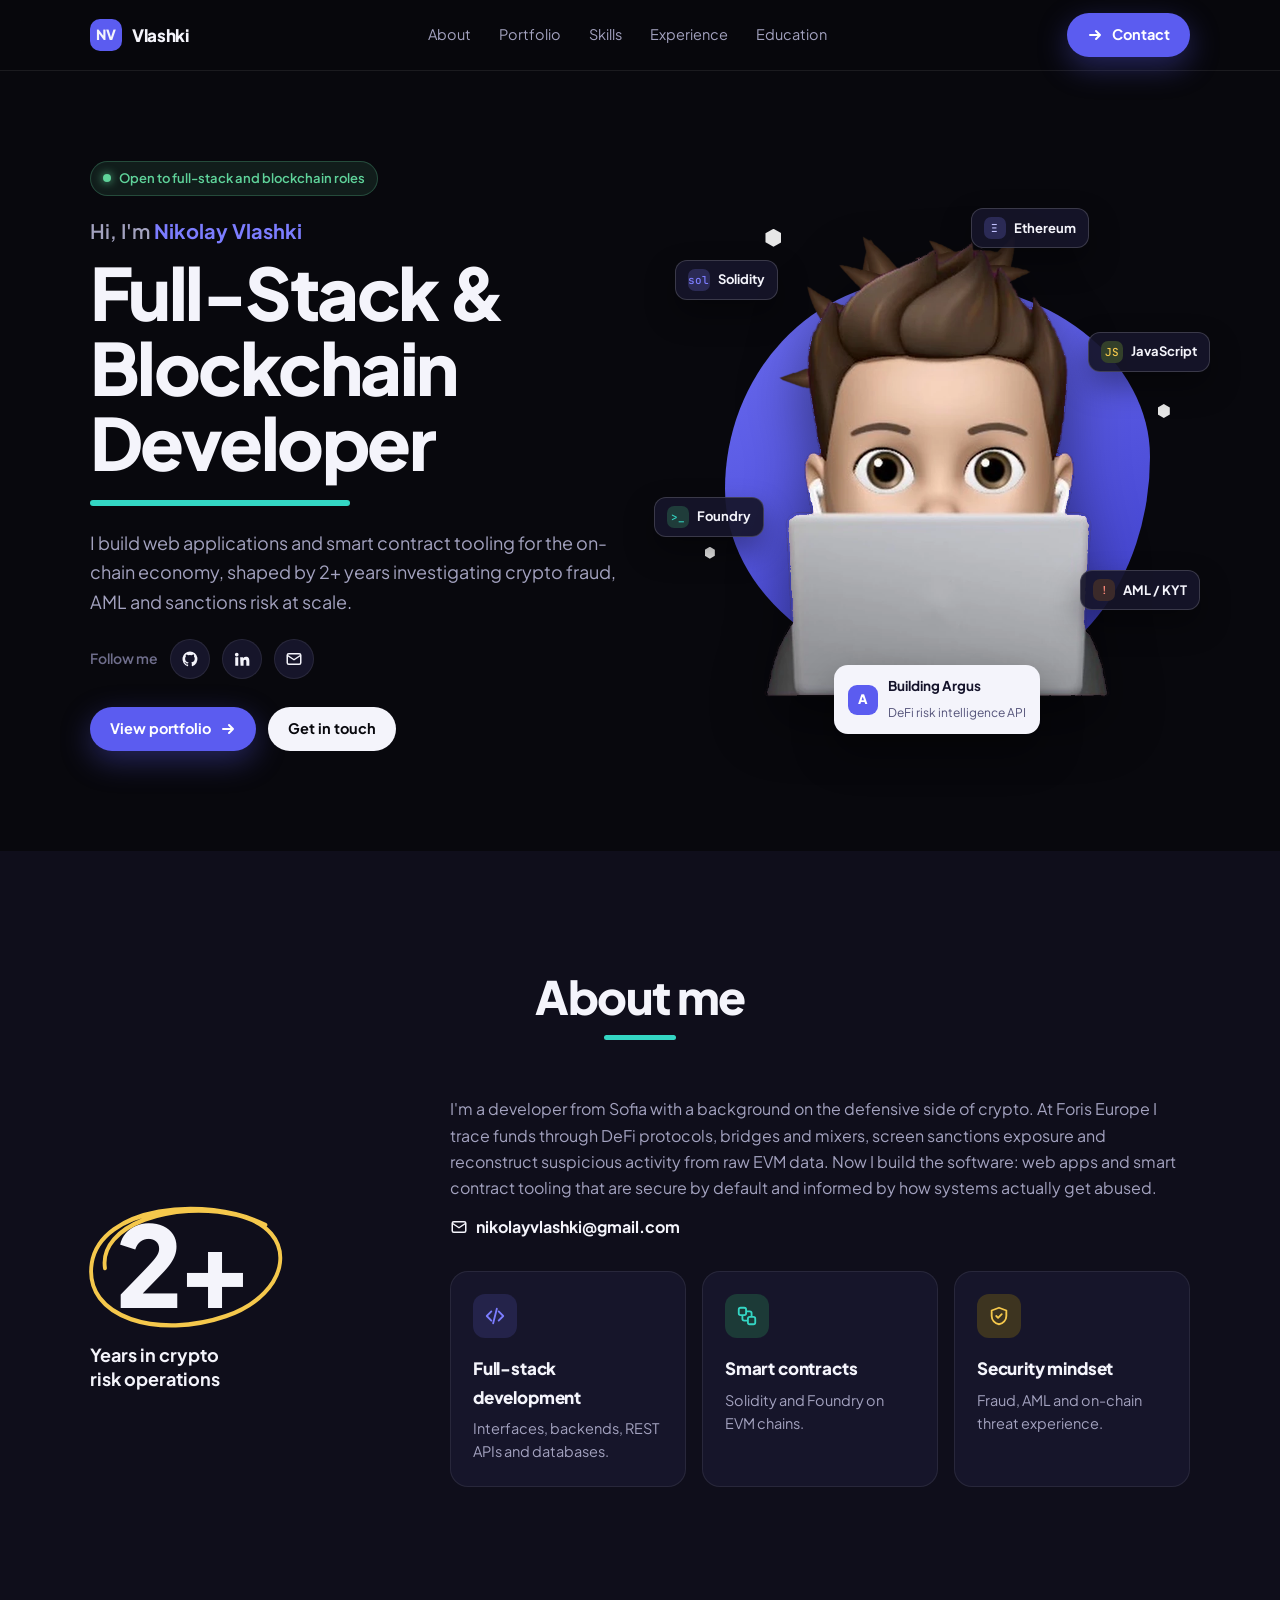
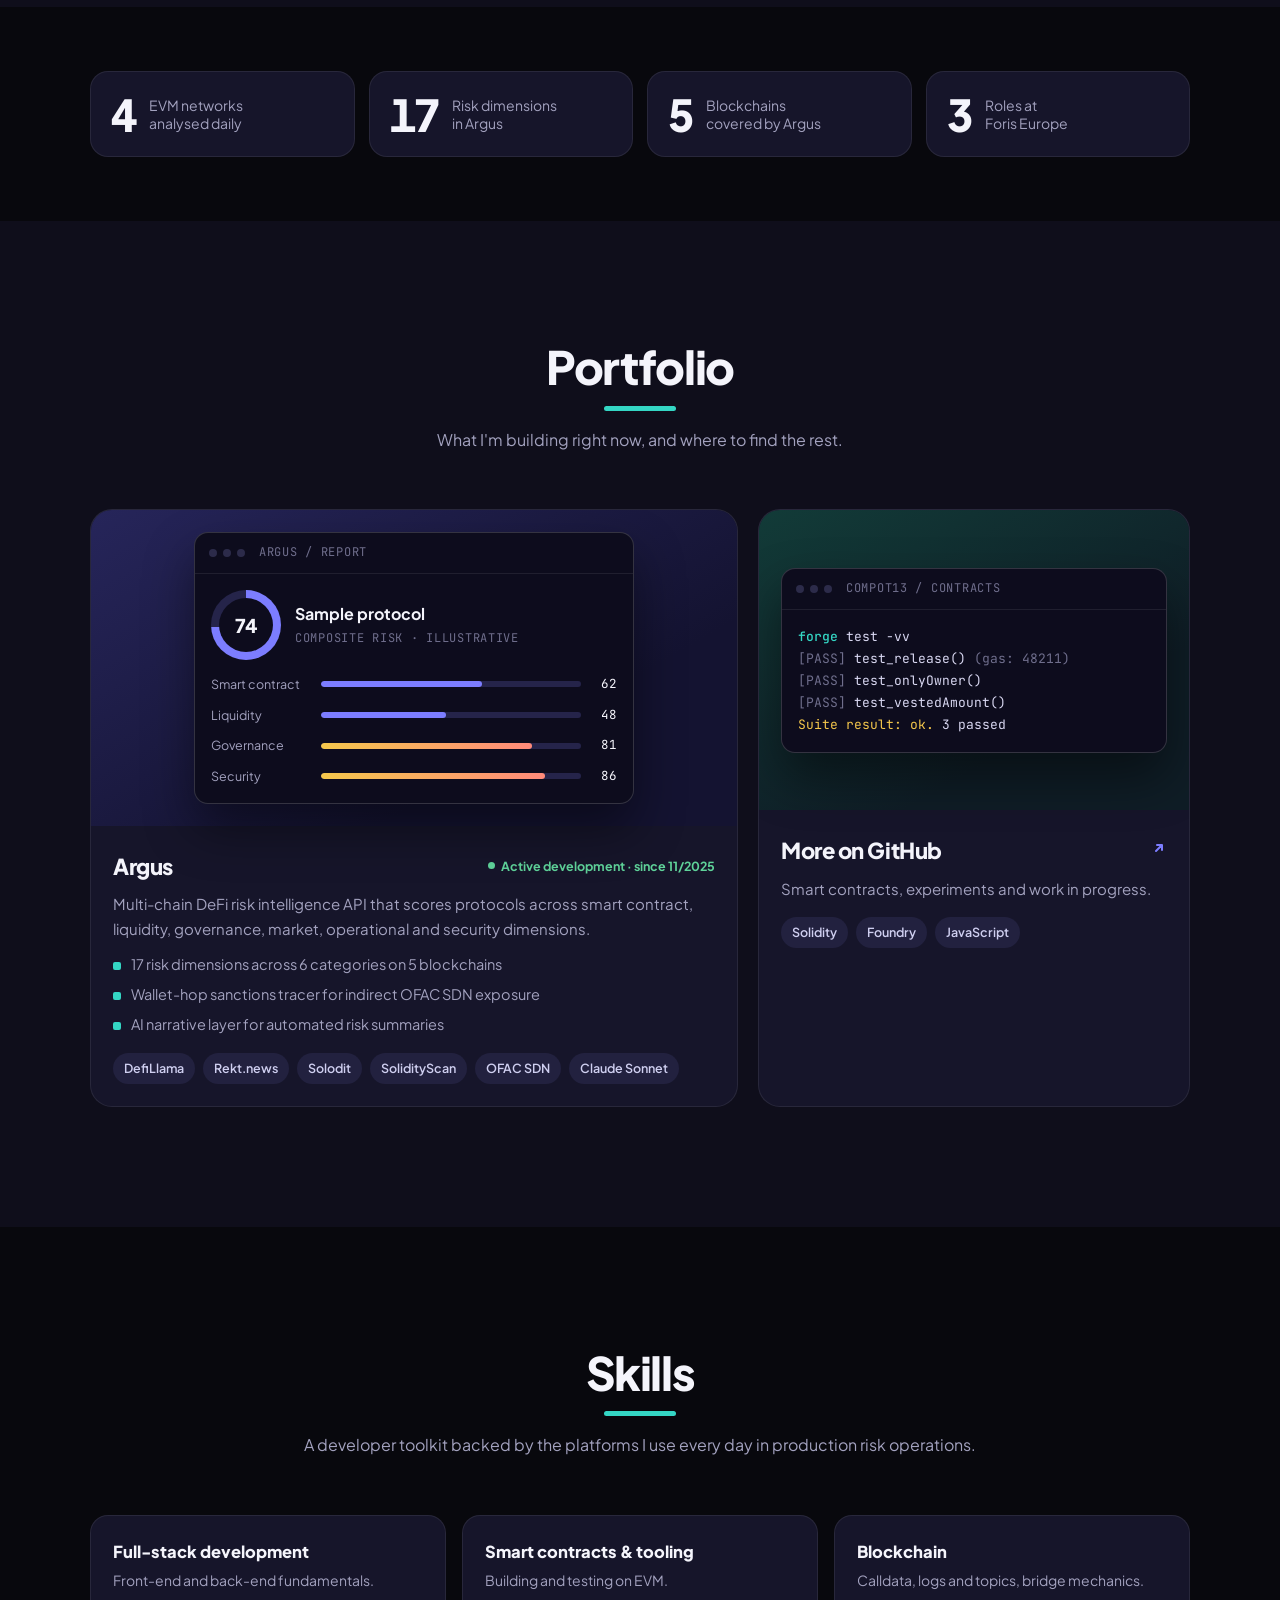
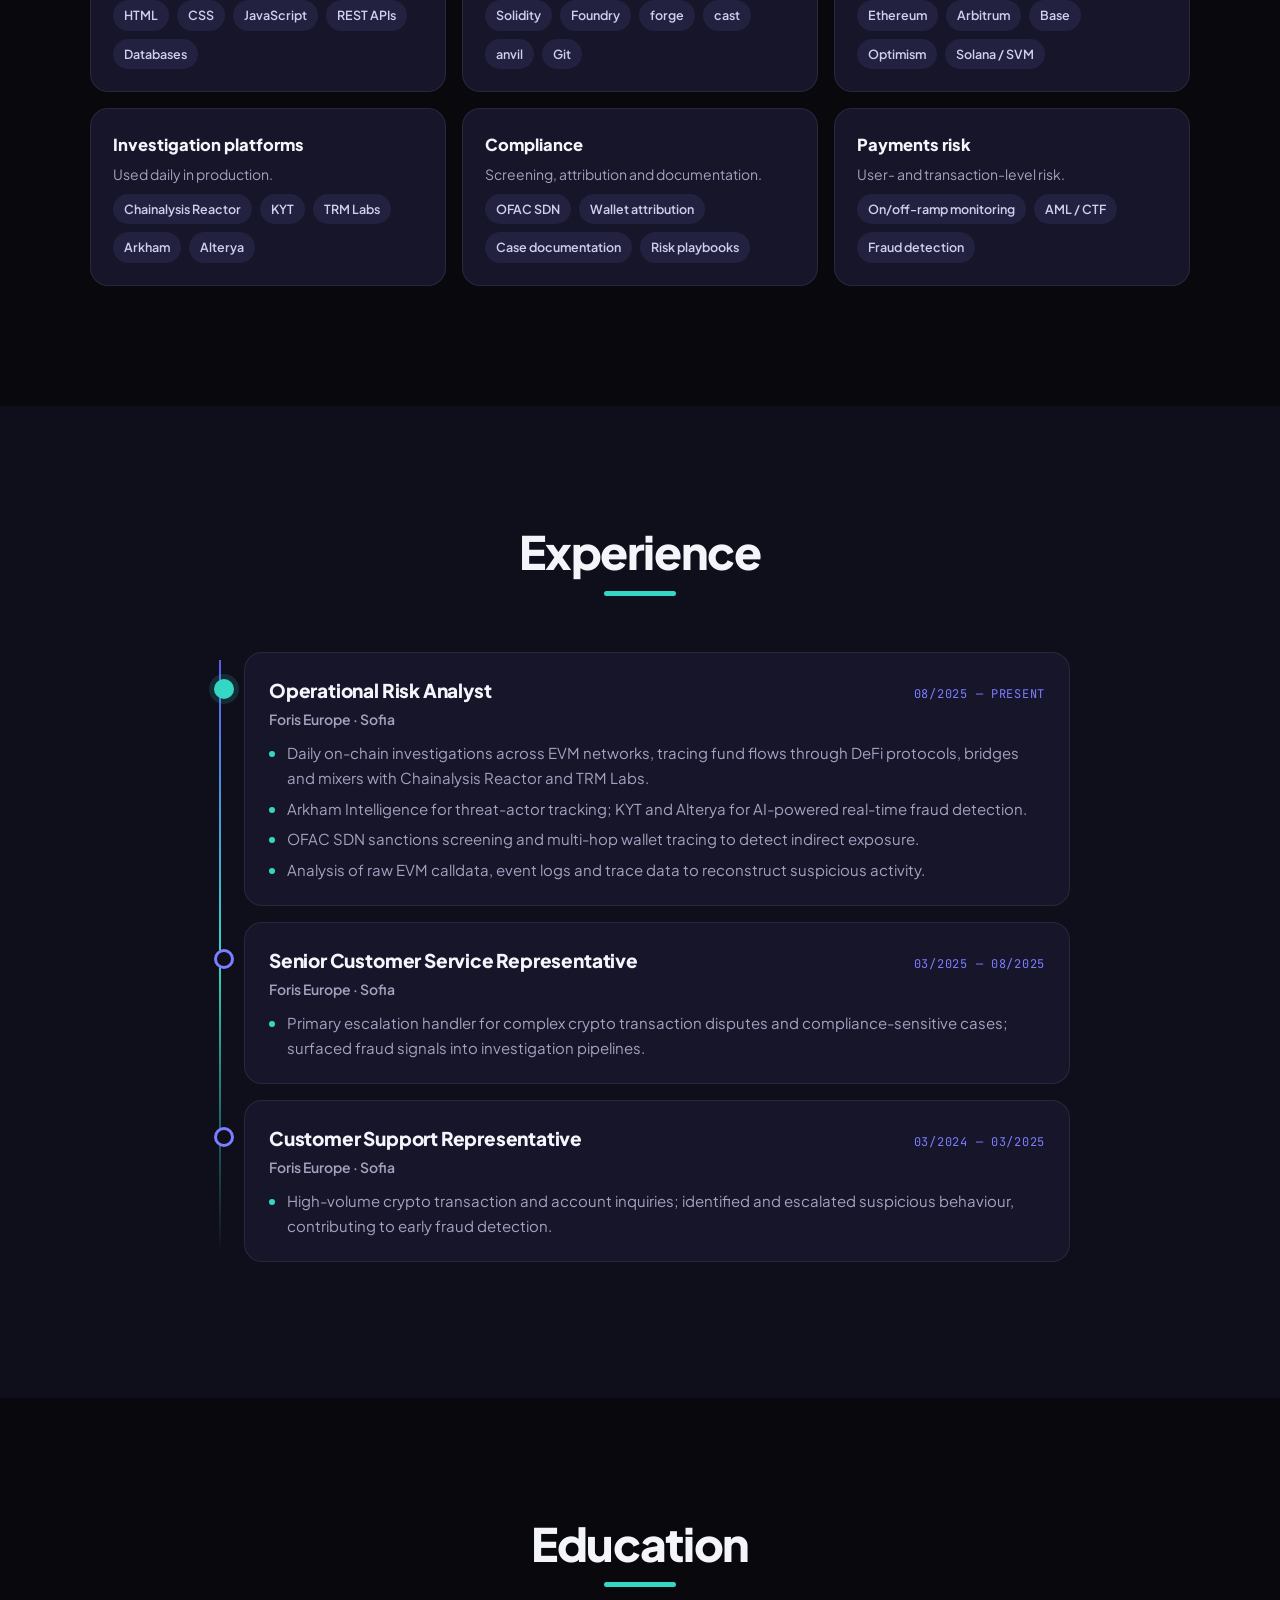
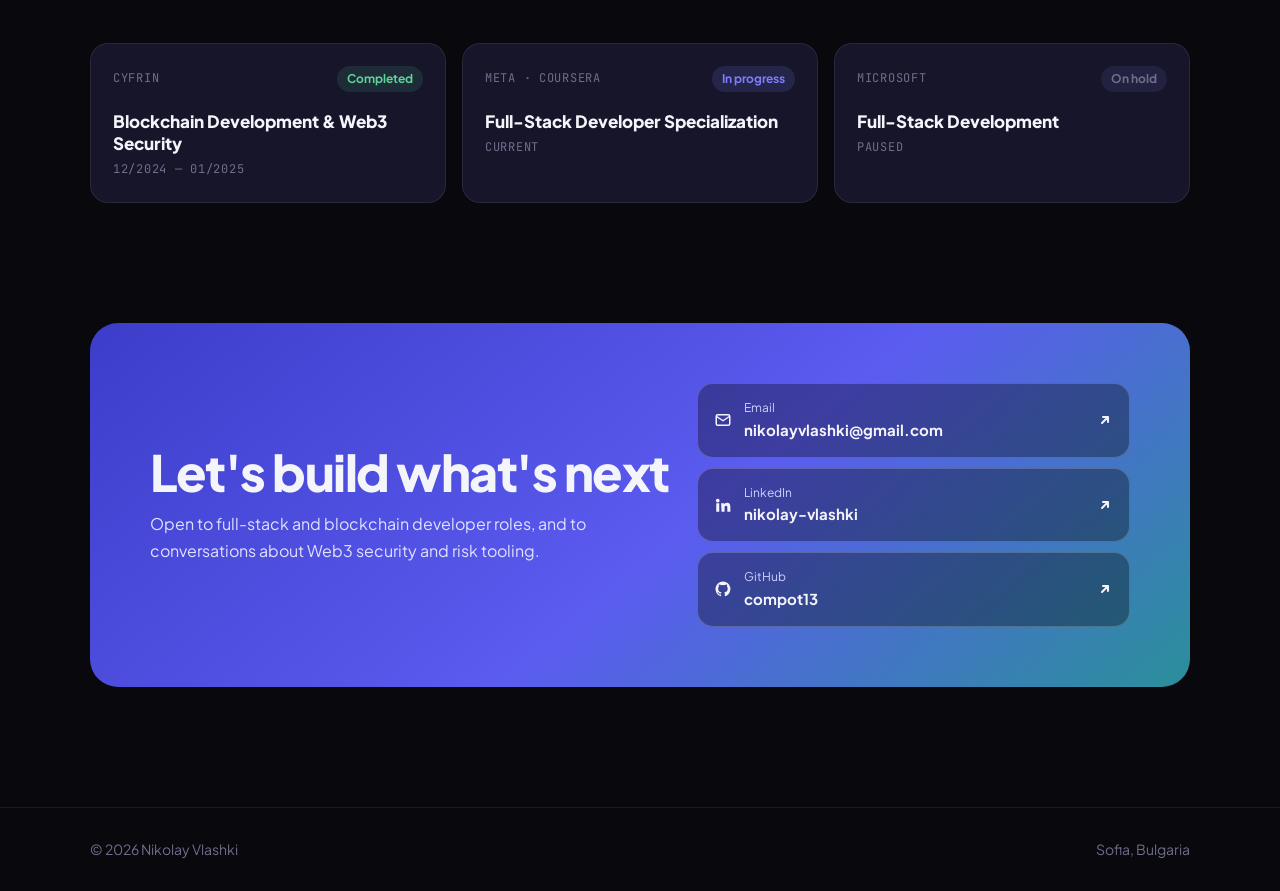
<file: variants/memoji.html>
<!doctype html>
<html lang="en">
<head>
<meta charset="utf-8">
<meta name="viewport" content="width=device-width, initial-scale=1, viewport-fit=cover">
<title>Nikolay Vlashki — Full-Stack & Blockchain Developer</title>
<meta name="description" content="Nikolay Vlashki — Full-Stack & Blockchain Developer based in Sofia. Smart contracts, web applications and on-chain risk intelligence.">
<meta name="theme-color" content="#08080d">
<link rel="preconnect" href="https://fonts.googleapis.com">
<link rel="preconnect" href="https://fonts.gstatic.com" crossorigin>
<link href="https://fonts.googleapis.com/css2?family=Plus+Jakarta+Sans:wght@400;500;600;700;800&family=JetBrains+Mono:wght@400;500&display=swap" rel="stylesheet">
<style>
/* Layout: dark studio portfolio. Split hero with a hand-drawn line portrait on an indigo blob, ringed by tool chips;
   then alternating near-black bands, one card grid per section. */
:root{
  color-scheme:dark;
  --bg:#08080d; --bg-2:#0f0e1b; --card:#16152a; --card-2:#1d1c36; --line:rgba(255,255,255,.08); --line-2:rgba(255,255,255,.16);
  --text:#f4f4fb; --muted:#a3a2bf; --dim:#6f6e8c;
  --indigo:#5b5cf0; --indigo-2:#7c7dff; --teal:#34d6c4; --yellow:#f5c84c; --ok:#5fd39a;
  --sans:'Plus Jakarta Sans',system-ui,-apple-system,Segoe UI,sans-serif; --mono:'JetBrains Mono',ui-monospace,monospace;
  --max:1180px; --gut:clamp(16px,4vw,40px); --sec:clamp(72px,10vw,120px);
}
*{box-sizing:border-box;margin:0;padding:0}
html{scroll-behavior:smooth;-webkit-text-size-adjust:100%;scroll-padding-top:84px}
body{background:var(--bg);color:var(--text);font-family:var(--sans);font-size:16px;line-height:1.65;-webkit-font-smoothing:antialiased;overflow-x:hidden}
a{color:inherit;text-decoration:none}
:focus-visible{outline:2px solid var(--teal);outline-offset:3px;border-radius:8px}
.wrap{max-width:var(--max);margin:0 auto;padding-inline:var(--gut)}
.mono{font-family:var(--mono);font-size:12px;letter-spacing:.06em;text-transform:uppercase}
.skip{position:absolute;left:-999px}.skip:focus{left:16px;top:16px;z-index:300;background:var(--text);color:var(--bg);padding:8px 12px;border-radius:8px}

/* nav */
.top{position:sticky;top:env(safe-area-inset-top,0px);z-index:50;background:rgba(8,8,13,.78);backdrop-filter:blur(14px);-webkit-backdrop-filter:blur(14px);border-bottom:1px solid var(--line)}
.bar{display:flex;align-items:center;justify-content:space-between;gap:16px;height:70px}
.logo{display:flex;align-items:center;gap:10px;font-weight:800;letter-spacing:-.02em;font-size:17px}
.logo i{width:32px;height:32px;border-radius:10px;display:grid;place-items:center;background:var(--indigo);font-style:normal;font-size:14px}
.links{display:flex;gap:28px;font-size:14.5px;color:var(--muted)}
.links a{transition:color .2s}.links a:hover{color:var(--text)}
.btn{display:inline-flex;align-items:center;justify-content:center;gap:9px;min-height:44px;padding:0 20px;border-radius:999px;font-weight:700;font-size:14.5px;white-space:nowrap;transition:background .2s,transform .2s,border-color .2s,box-shadow .2s}
.btn-indigo{background:var(--indigo);color:#fff;box-shadow:0 10px 30px rgba(91,92,240,.35)}
.btn-indigo:hover{background:var(--indigo-2);transform:translateY(-1px)}
.btn-ghost{border:1px solid var(--line-2);color:var(--text)}
.btn-ghost:hover{border-color:var(--text)}
.btn-white{background:var(--text);color:var(--bg)}
.btn-white:hover{background:#fff}
.menu-btn{display:none;width:44px;height:44px;border-radius:12px;border:1px solid var(--line-2);background:transparent;color:var(--text);cursor:pointer;align-items:center;justify-content:center}
.menu-btn i,.menu-btn i:before,.menu-btn i:after{display:block;width:18px;height:1.8px;background:currentColor;position:relative;transition:.25s}
.menu-btn i:before,.menu-btn i:after{content:"";position:absolute;left:0}
.menu-btn i:before{top:-6px}.menu-btn i:after{top:6px}
.menu-open .menu-btn i{background:transparent}.menu-open .menu-btn i:before{top:0;transform:rotate(45deg)}.menu-open .menu-btn i:after{top:0;transform:rotate(-45deg)}
.drawer{display:none}

/* hero */
.hero{padding-block:clamp(40px,7vw,90px) clamp(56px,8vw,100px)}
.hero-grid{display:grid;grid-template-columns:1.05fr 1fr;gap:clamp(28px,5vw,64px);align-items:center}
.hello{font-size:clamp(17px,1.8vw,20px);font-weight:600;color:var(--muted)}
.hello b{color:var(--indigo-2)}
h1{font-size:clamp(40px,5.8vw,72px);line-height:1.04;letter-spacing:-.035em;font-weight:800;margin-top:8px;text-wrap:balance}
.underline{width:min(260px,60%);height:6px;border-radius:6px;background:var(--teal);margin:20px 0 22px}
.lead{color:var(--muted);font-size:clamp(16px,1.6vw,18px);max-width:52ch}
.follow{display:flex;align-items:center;gap:12px;margin-top:22px;color:var(--dim);font-size:14px;font-weight:600}
.social{width:40px;height:40px;border-radius:50%;display:grid;place-items:center;background:var(--card);border:1px solid var(--line);color:var(--text);transition:background .2s,border-color .2s}
.social:hover{background:var(--indigo);border-color:var(--indigo)}
.ctas{display:flex;gap:12px;flex-wrap:wrap;margin-top:28px}
.avail{display:inline-flex;align-items:center;gap:8px;padding:6px 12px;border-radius:999px;background:rgba(95,211,154,.1);border:1px solid rgba(95,211,154,.25);color:var(--ok);font-size:13px;font-weight:600;margin-bottom:18px}
.avail i{width:8px;height:8px;border-radius:50%;background:var(--ok);box-shadow:0 0 10px var(--ok)}

.stage{position:relative;aspect-ratio:1/1.02;max-width:520px;width:100%;margin-inline:auto}
.blob{position:absolute;left:8%;right:8%;top:16%;bottom:6%;background:linear-gradient(160deg,#6d6ef5,#3c3dc9);border-radius:46% 54% 42% 58% / 52% 44% 56% 48%;animation:morph 12s ease-in-out infinite}
@keyframes morph{50%{border-radius:56% 44% 54% 46% / 42% 58% 42% 58%}}
.face{position:absolute;left:50%;bottom:3%;transform:translateX(-50%);height:90%;width:auto;max-width:96%;object-fit:contain;filter:drop-shadow(0 24px 30px rgba(0,0,0,.45))}
.chipf{position:absolute;display:inline-flex;align-items:center;gap:8px;padding:8px 12px;border-radius:12px;background:rgba(22,21,42,.92);border:1px solid var(--line-2);font-size:13px;font-weight:700;white-space:nowrap;box-shadow:0 14px 30px rgba(0,0,0,.35);animation:float 6s ease-in-out infinite}
.chipf i{width:22px;height:22px;border-radius:7px;display:grid;place-items:center;font-style:normal;font-family:var(--mono);font-size:11px;font-weight:500}
.cf1{top:12%;left:-2%}.cf1 i{background:#2b2a55;color:var(--indigo-2)}
.cf2{top:26%;right:-4%;animation-delay:-1.5s}.cf2 i{background:#33402a;color:var(--yellow)}
.cf3{top:58%;left:-6%;animation-delay:-3s}.cf3 i{background:#1f3c3a;color:var(--teal)}
.cf4{bottom:20%;right:-2%;animation-delay:-4.5s}.cf4 i{background:#3b2a2a;color:#ff8a7a}
.cf5{top:2%;right:20%;animation-delay:-2.2s}.cf5 i{background:#2b2a55;color:#c3c3ff}
@keyframes float{50%{transform:translateY(-10px)}}
.hex{position:absolute;width:16px;height:18px;background:#fff;clip-path:polygon(50% 0,100% 25%,100% 75%,50% 100%,0 75%,0 25%);opacity:.9;animation:float 7s ease-in-out infinite}
.statusCard{position:absolute;left:50%;bottom:-4%;transform:translateX(-50%);display:flex;align-items:center;gap:10px;padding:10px 14px;border-radius:14px;background:#f4f4fb;color:#14132a;box-shadow:0 18px 40px rgba(0,0,0,.4);white-space:nowrap}
.statusCard b{display:block;font-size:13.5px}
.statusCard span{font-size:12px;color:#55547a}
.statusCard i{width:30px;height:30px;border-radius:9px;background:var(--indigo);display:grid;place-items:center;color:#fff;font-style:normal;font-weight:800;font-size:13px}

/* sections */
section.sec{padding-block:var(--sec)}
.band2{background:var(--bg-2)}
.title{text-align:center;margin-bottom:clamp(36px,5vw,56px)}
.title h2{font-size:clamp(30px,4vw,46px);font-weight:800;letter-spacing:-.03em;line-height:1.1;text-wrap:balance}
.title .underline{margin:14px auto 0;width:72px;height:5px}
.title p{color:var(--muted);max-width:56ch;margin:16px auto 0}

/* about */
.about{display:grid;grid-template-columns:.8fr 2fr;gap:clamp(28px,5vw,64px);align-items:center}
.years{position:relative;display:inline-block;padding:14px 26px}
.years b{font-size:clamp(76px,9vw,112px);font-weight:800;letter-spacing:-.05em;line-height:1}
.years svg{position:absolute;inset:-6px -18px;width:calc(100% + 36px);height:calc(100% + 12px);overflow:visible}
.years + p{font-weight:700;font-size:18px;margin-top:10px;line-height:1.3}
.about-text p{color:var(--muted)}
.about-text .mail{display:inline-flex;align-items:center;gap:8px;margin-top:12px;font-weight:700;color:var(--text)}
.services{display:grid;grid-template-columns:repeat(3,minmax(0,1fr));gap:16px;margin-top:28px}
.svc{background:var(--card);border:1px solid var(--line);border-radius:18px;padding:22px;transition:transform .2s,border-color .2s;min-width:0}
.svc:hover{transform:translateY(-4px);border-color:rgba(124,125,255,.5)}
.svc .ic{width:44px;height:44px;border-radius:12px;display:grid;place-items:center;background:#24234a;color:var(--indigo-2)}
.svc:nth-child(2) .ic{background:#1c3a37;color:var(--teal)}
.svc:nth-child(3) .ic{background:#3d3420;color:var(--yellow)}
.svc h3{font-size:17px;font-weight:800;margin-top:16px;letter-spacing:-.01em}
.svc p{color:var(--muted);font-size:14.5px;margin-top:6px}

/* stats strip */
.stats{display:grid;grid-template-columns:repeat(4,minmax(0,1fr));gap:14px}
.stat{display:flex;align-items:center;gap:14px;background:var(--card);border:1px solid var(--line);border-radius:18px;padding:20px}
.stat b{font-size:clamp(32px,3.6vw,44px);font-weight:800;letter-spacing:-.04em;line-height:1;font-variant-numeric:tabular-nums}
.stat span{color:var(--muted);font-size:14px;line-height:1.35}

/* portfolio */
.work{display:grid;grid-template-columns:1.5fr 1fr;gap:20px}
.wcard{border-radius:22px;overflow:hidden;border:1px solid var(--line);background:var(--card);display:flex;flex-direction:column;min-width:0;transition:transform .25s,border-color .25s}
.wcard:hover{transform:translateY(-4px);border-color:rgba(124,125,255,.5)}
.shot{position:relative;padding:22px;background:linear-gradient(150deg,#26255a,#141331 70%);min-height:300px;display:flex;align-items:center;justify-content:center}
.shot.alt{background:linear-gradient(150deg,#123b38,#0f1d26 70%)}
.mock{width:100%;max-width:440px;background:#0d0c1d;border:1px solid var(--line-2);border-radius:14px;overflow:hidden;box-shadow:0 24px 50px rgba(0,0,0,.45)}
.mock-h{display:flex;align-items:center;gap:6px;padding:10px 14px;border-bottom:1px solid var(--line);color:var(--dim)}
.mock-h i{width:8px;height:8px;border-radius:50%;background:#2c2b4a}
.mock-h em{font-style:normal;margin-left:8px}
.mock-b{padding:16px}
.score{display:flex;align-items:center;gap:14px}
.ring{width:70px;height:70px;border-radius:50%;flex:none;display:grid;place-items:center;background:conic-gradient(var(--indigo-2) 0 74%,#25244a 0)}
.ring b{width:54px;height:54px;border-radius:50%;background:#0d0c1d;display:grid;place-items:center;font-weight:800;font-size:19px}
.dims{display:grid;gap:10px;margin-top:14px}
.dim{display:grid;grid-template-columns:100px minmax(0,1fr) 26px;gap:10px;align-items:center;font-size:12.5px;color:var(--muted)}
.dim .b{height:6px;border-radius:6px;background:#25244a;overflow:hidden}
.dim .b i{display:block;height:100%;border-radius:6px;background:var(--indigo-2)}
.dim .b i.hi{background:linear-gradient(90deg,var(--yellow),#ff8a7a)}
.dim span:last-child{font-family:var(--mono);color:var(--text);text-align:right}
pre.code{font-family:var(--mono);font-size:13px;line-height:1.7;padding:16px;color:#d9d8f2;overflow-x:auto;white-space:pre}
pre.code b{color:var(--teal);font-weight:500} pre.code i{color:var(--yellow);font-style:normal} pre.code u{color:var(--dim);text-decoration:none}
.winfo{padding:22px;display:flex;flex-direction:column;gap:8px;flex:1}
.winfo .row{display:flex;justify-content:space-between;align-items:center;gap:10px;flex-wrap:wrap}
.winfo h3{font-size:22px;font-weight:800;letter-spacing:-.02em}
.winfo p{color:var(--muted);font-size:15px}
.live{display:inline-flex;align-items:center;gap:6px;color:var(--ok);font-size:12.5px;font-weight:700}
.live i{width:7px;height:7px;border-radius:50%;background:var(--ok)}
.chips{display:flex;flex-wrap:wrap;gap:8px;margin-top:8px}
.chip{font-size:12.5px;font-weight:600;padding:5px 11px;border-radius:999px;background:#22213f;color:#cfcff0}
.points{list-style:none;display:grid;gap:6px;margin-top:4px}
.points li{position:relative;padding-left:18px;color:var(--muted);font-size:14.5px}
.points li:before{content:"";position:absolute;left:0;top:9px;width:8px;height:8px;border-radius:2px;background:var(--teal)}

/* skills */
.skills{display:grid;grid-template-columns:repeat(3,minmax(0,1fr));gap:16px}
.sk{background:var(--card);border:1px solid var(--line);border-radius:18px;padding:22px;min-width:0}
.sk h3{font-size:16.5px;font-weight:800}
.sk p{color:var(--muted);font-size:14px;margin-top:4px}

/* experience */
.tl{position:relative;max-width:860px;margin:0 auto;padding-left:34px}
.tl:before{content:"";position:absolute;left:9px;top:8px;bottom:8px;width:2px;background:linear-gradient(var(--indigo),var(--teal),transparent)}
.job{position:relative;background:var(--card);border:1px solid var(--line);border-radius:18px;padding:22px 24px;margin-bottom:16px}
.job:before{content:"";position:absolute;left:-31px;top:26px;width:14px;height:14px;border-radius:50%;background:var(--bg-2);border:3px solid var(--indigo-2)}
.job.now:before{background:var(--teal);border-color:var(--teal);box-shadow:0 0 0 5px rgba(52,214,196,.15)}
.job .row{display:flex;justify-content:space-between;gap:10px;flex-wrap:wrap;align-items:baseline}
.job h3{font-size:19px;font-weight:800;letter-spacing:-.01em}
.job .when{color:var(--indigo-2)}
.job .co{color:var(--muted);font-size:14px;font-weight:600;margin:2px 0 10px}
.job ul{list-style:none;display:grid;gap:6px}
.job li{position:relative;padding-left:18px;color:var(--muted);font-size:15px}
.job li:before{content:"";position:absolute;left:0;top:10px;width:6px;height:6px;border-radius:50%;background:var(--teal)}

/* education */
.edu{display:grid;grid-template-columns:repeat(3,minmax(0,1fr));gap:16px}
.ed{background:var(--card);border:1px solid var(--line);border-radius:18px;padding:22px;min-width:0}
.ed .row{display:flex;justify-content:space-between;gap:8px;align-items:center;color:var(--dim)}
.ed h3{font-size:17px;font-weight:800;margin-top:18px;line-height:1.3}
.ed p{color:var(--dim);margin-top:6px}
.st{font-size:12px;font-weight:700;padding:3px 10px;border-radius:999px;white-space:nowrap}
.st.done{background:rgba(95,211,154,.12);color:var(--ok)}.st.prog{background:rgba(124,125,255,.15);color:var(--indigo-2)}.st.hold{background:#22213f;color:var(--dim)}

/* contact */
.cta{position:relative;overflow:hidden;border-radius:28px;padding:clamp(28px,5vw,60px);background:linear-gradient(140deg,#3c3dc9,#5b5cf0 55%,#2a8f9a);display:grid;grid-template-columns:1.2fr 1fr;gap:28px;align-items:center}
.cta h2{font-size:clamp(30px,4.2vw,50px);font-weight:800;letter-spacing:-.03em;line-height:1.08;text-wrap:balance}
.cta p{color:#e2e2ff;margin-top:12px;max-width:46ch}
.clinks{display:grid;gap:10px}
.clink{display:flex;align-items:center;gap:12px;padding:14px 16px;border-radius:16px;background:rgba(8,8,13,.35);border:1px solid rgba(255,255,255,.18);transition:background .2s;min-width:0}
.clink:hover{background:rgba(8,8,13,.55)}
.clink div{min-width:0;flex:1}
.clink small{display:block;color:#cfd0ff;font-size:12px}
.clink strong{display:block;font-size:15px;word-break:break-all}
footer{border-top:1px solid var(--line);padding-block:30px;color:var(--dim);font-size:14px}
footer .wrap{display:flex;justify-content:space-between;gap:12px;flex-wrap:wrap}

@media (max-width:1040px){
  .links,.bar > .btn{display:none}
  .menu-btn{display:inline-flex}
  .drawer{display:block;position:fixed;inset:0;z-index:40;background:rgba(8,8,13,.97);padding:90px var(--gut) 40px;opacity:0;visibility:hidden;transition:.2s;overflow-y:auto}
  .menu-open .drawer{opacity:1;visibility:visible}.menu-open{overflow:hidden}
  .drawer a:not(.btn){display:block;font-size:24px;font-weight:800;padding:14px 0;border-bottom:1px solid var(--line)}
  .drawer .btn{width:100%;margin-top:24px}
  .stats{grid-template-columns:repeat(2,minmax(0,1fr))}
  .skills{grid-template-columns:repeat(2,minmax(0,1fr))}
}
@media (max-width:860px){
  .hero-grid,.about,.work,.cta{grid-template-columns:1fr}
  .stage{max-width:440px}
  .services,.edu{grid-template-columns:1fr}
  .about{text-align:left}
}
@media (max-width:560px){
  .skills,.stats{grid-template-columns:1fr}
  .ctas .btn{flex:1 1 100%}
  .chipf{font-size:12px;padding:6px 10px}
  .cf1{left:0}.cf3{left:0}.cf2,.cf4{right:0}
  .dim{grid-template-columns:88px minmax(0,1fr) 24px}
}
@media (prefers-reduced-motion:reduce){*{animation:none!important;transition:none!important}}
</style>
</head>
<body>
<a href="#main" class="skip">Skip to content</a>
<header class="top">
  <div class="wrap bar">
    <a href="#home" class="logo" aria-label="Nikolay Vlashki — home"><i>NV</i>Vlashki</a>
    <nav class="links" aria-label="Main"><a href="#about">About</a><a href="#work">Portfolio</a><a href="#skills">Skills</a><a href="#experience">Experience</a><a href="#education">Education</a></nav>
    <a href="#contact" class="btn btn-indigo"><svg width="16" height="16" viewBox="0 0 16 16" fill="none" stroke="currentColor" stroke-width="2" stroke-linecap="round" stroke-linejoin="round"><path d="M3 8h10M9 4l4 4-4 4"/></svg> Contact</a>
    <button class="menu-btn" id="menuBtn" aria-label="Open menu" aria-expanded="false" aria-controls="drawer"><i></i></button>
  </div>
</header>
<div class="drawer" id="drawer">
  <a href="#about">About</a><a href="#work">Portfolio</a><a href="#skills">Skills</a><a href="#experience">Experience</a><a href="#education">Education</a>
  <a href="#contact" class="btn btn-indigo">Contact <svg width="16" height="16" viewBox="0 0 16 16" fill="none" stroke="currentColor" stroke-width="2" stroke-linecap="round" stroke-linejoin="round"><path d="M3 8h10M9 4l4 4-4 4"/></svg></a>
</div>

<main id="main">
<section class="wrap hero" id="home">
  <div class="hero-grid">
    <div>
      <span class="avail"><i></i>Open to full-stack and blockchain roles</span>
      <p class="hello">Hi, I'm <b>Nikolay Vlashki</b></p>
      <h1>Full-Stack &amp; Blockchain Developer</h1>
      <div class="underline"></div>
      <p class="lead">I build web applications and smart contract tooling for the on-chain economy, shaped by 2+ years investigating crypto fraud, AML and sanctions risk at scale.</p>
      <div class="follow">Follow me
        <a class="social" href="https://github.com/compot13" target="_blank" rel="noopener" aria-label="GitHub"><svg width="18" height="18" viewBox="0 0 24 24" fill="currentColor" aria-hidden="true"><path d="M12 2a10 10 0 0 0-3.2 19.5c.5.1.7-.2.7-.5v-1.7c-2.8.6-3.4-1.3-3.4-1.3-.5-1.2-1.1-1.5-1.1-1.5-.9-.6.1-.6.1-.6 1 .1 1.5 1 1.5 1 .9 1.5 2.4 1.1 2.9.8.1-.6.4-1.1.6-1.3-2.2-.3-4.6-1.1-4.6-5a3.9 3.9 0 0 1 1-2.7 3.6 3.6 0 0 1 .1-2.7s.8-.3 2.8 1a9.6 9.6 0 0 1 5 0c1.9-1.3 2.8-1 2.8-1 .5 1.3.2 2.3.1 2.7a3.9 3.9 0 0 1 1 2.7c0 3.9-2.4 4.7-4.6 5 .4.3.7.9.7 1.9V21c0 .3.2.6.7.5A10 10 0 0 0 12 2Z"/></svg></a>
        <a class="social" href="https://www.linkedin.com/in/nikolay-vlashki-5bb79b2b0/" target="_blank" rel="noopener" aria-label="LinkedIn"><svg width="18" height="18" viewBox="0 0 24 24" fill="currentColor" aria-hidden="true"><path d="M4.98 3.5a2.5 2.5 0 1 1 0 5 2.5 2.5 0 0 1 0-5ZM3 9.5h4V21H3zM9.5 9.5h3.8v1.6h.1c.5-1 1.8-2 3.7-2 4 0 4.7 2.6 4.7 6V21h-4v-5.1c0-1.2 0-2.8-1.7-2.8s-2 1.3-2 2.7V21h-4z"/></svg></a>
        <a class="social" href="mailto:nikolayvlashki@gmail.com" aria-label="Email"><svg width="18" height="18" viewBox="0 0 24 24" fill="none" stroke="currentColor" stroke-width="2" stroke-linejoin="round" aria-hidden="true"><rect x="3" y="5" width="18" height="14" rx="2"/><path d="m3 7 9 6 9-6"/></svg></a>
      </div>
      <div class="ctas">
        <a href="#work" class="btn btn-indigo">View portfolio <svg width="16" height="16" viewBox="0 0 16 16" fill="none" stroke="currentColor" stroke-width="2" stroke-linecap="round" stroke-linejoin="round"><path d="M3 8h10M9 4l4 4-4 4"/></svg></a>
        <a href="#contact" class="btn btn-white">Get in touch</a>
      </div>
    </div>
    <div class="stage">
      <div class="blob"></div>
      <img class="face" src="[data-uri]" alt="Memoji of Nikolay Vlashki peeking over a laptop" width="563" height="757">
      <span class="hex" style="top:6%;left:16%"></span><span class="hex" style="top:40%;right:4%;width:12px;height:14px;animation-delay:-2s"></span><span class="hex" style="bottom:30%;left:4%;width:10px;height:12px;animation-delay:-4s"></span>
      <span class="chipf cf1"><i>sol</i>Solidity</span>
      <span class="chipf cf2"><i>JS</i>JavaScript</span>
      <span class="chipf cf3"><i>&gt;_</i>Foundry</span>
      <span class="chipf cf4"><i>!</i>AML / KYT</span>
      <span class="chipf cf5"><i>Ξ</i>Ethereum</span>
      <div class="statusCard"><i>A</i><div><b>Building Argus</b><span>DeFi risk intelligence API</span></div></div>
    </div>
  </div>
</section>

<section class="sec band2" id="about">
  <div class="wrap">
    <div class="title"><h2>About me</h2><div class="underline"></div></div>
    <div class="about">
      <div>
        <div class="years"><b>2+</b>
          <svg viewBox="0 0 200 120" preserveAspectRatio="none" aria-hidden="true"><path d="M30 64C24 30 92 10 150 22s50 62-10 80S10 104 18 60 120 6 176 30" fill="none" stroke="#f5c84c" stroke-width="3.5" stroke-linecap="round"/></svg>
        </div>
        <p>Years in crypto<br>risk operations</p>
      </div>
      <div class="about-text">
        <p>I'm a developer from Sofia with a background on the defensive side of crypto. At Foris Europe I trace funds through DeFi protocols, bridges and mixers, screen sanctions exposure and reconstruct suspicious activity from raw EVM data. Now I build the software: web apps and smart contract tooling that are secure by default and informed by how systems actually get abused.</p>
        <a class="mail" href="mailto:nikolayvlashki@gmail.com"><svg width="18" height="18" viewBox="0 0 24 24" fill="none" stroke="currentColor" stroke-width="2" stroke-linejoin="round" aria-hidden="true"><rect x="3" y="5" width="18" height="14" rx="2"/><path d="m3 7 9 6 9-6"/></svg> nikolayvlashki@gmail.com</a>
        <div class="services">
          <div class="svc"><div class="ic"><svg width="22" height="22" viewBox="0 0 24 24" fill="none" stroke="currentColor" stroke-width="2" stroke-linecap="round" stroke-linejoin="round"><path d="M8 7l-5 5 5 5M16 7l5 5-5 5M14 4l-4 16"/></svg></div><h3>Full-stack development</h3><p>Interfaces, backends, REST APIs and databases.</p></div>
          <div class="svc"><div class="ic"><svg width="22" height="22" viewBox="0 0 24 24" fill="none" stroke="currentColor" stroke-width="2" stroke-linejoin="round"><rect x="3" y="3" width="8" height="8" rx="2"/><rect x="13" y="13" width="8" height="8" rx="2"/><path d="M11 7h4a2 2 0 0 1 2 2v4M13 17H9a2 2 0 0 1-2-2v-4"/></svg></div><h3>Smart contracts</h3><p>Solidity and Foundry on EVM chains.</p></div>
          <div class="svc"><div class="ic"><svg width="22" height="22" viewBox="0 0 24 24" fill="none" stroke="currentColor" stroke-width="2" stroke-linejoin="round"><path d="M12 3l8 3v6c0 4.5-3.4 8.2-8 9-4.6-.8-8-4.5-8-9V6l8-3z"/><path d="M9 12l2 2 4-4" stroke-linecap="round"/></svg></div><h3>Security mindset</h3><p>Fraud, AML and on-chain threat experience.</p></div>
        </div>
      </div>
    </div>
  </div>
</section>

<section class="sec" style="padding-block:clamp(40px,6vw,64px)">
  <div class="wrap stats">
    <div class="stat"><b>4</b><span>EVM networks<br>analysed daily</span></div>
    <div class="stat"><b>17</b><span>Risk dimensions<br>in Argus</span></div>
    <div class="stat"><b>5</b><span>Blockchains<br>covered by Argus</span></div>
    <div class="stat"><b>3</b><span>Roles at<br>Foris Europe</span></div>
  </div>
</section>

<section class="sec band2" id="work">
  <div class="wrap">
    <div class="title"><h2>Portfolio</h2><div class="underline"></div><p>What I'm building right now, and where to find the rest.</p></div>
    <div class="work">
      <article class="wcard">
        <div class="shot" aria-hidden="true">
          <div class="mock"><div class="mock-h mono"><i></i><i></i><i></i><em>argus / report</em></div>
            <div class="mock-b">
              <div class="score"><div class="ring"><b>74</b></div><div><strong>Sample protocol</strong><div class="mono" style="color:var(--dim);margin-top:2px">Composite risk · illustrative</div></div></div>
              <div class="dims">
                <div class="dim"><span>Smart contract</span><span class="b"><i style="width:62%"></i></span><span>62</span></div>
                <div class="dim"><span>Liquidity</span><span class="b"><i style="width:48%"></i></span><span>48</span></div>
                <div class="dim"><span>Governance</span><span class="b"><i class="hi" style="width:81%"></i></span><span>81</span></div>
                <div class="dim"><span>Security</span><span class="b"><i class="hi" style="width:86%"></i></span><span>86</span></div>
              </div>
            </div>
          </div>
        </div>
        <div class="winfo">
          <div class="row"><h3>Argus</h3><span class="live"><i></i>Active development · since 11/2025</span></div>
          <p>Multi-chain DeFi risk intelligence API that scores protocols across smart contract, liquidity, governance, market, operational and security dimensions.</p>
          <ul class="points">
            <li>17 risk dimensions across 6 categories on 5 blockchains</li>
            <li>Wallet-hop sanctions tracer for indirect OFAC SDN exposure</li>
            <li>AI narrative layer for automated risk summaries</li>
          </ul>
          <div class="chips"><span class="chip">DefiLlama</span><span class="chip">Rekt.news</span><span class="chip">Solodit</span><span class="chip">SolidityScan</span><span class="chip">OFAC SDN</span><span class="chip">Claude Sonnet</span></div>
        </div>
      </article>
      <a class="wcard" href="https://github.com/compot13" target="_blank" rel="noopener">
        <div class="shot alt" aria-hidden="true">
          <div class="mock"><div class="mock-h mono"><i></i><i></i><i></i><em>compot13 / contracts</em></div>
<pre class="code"><b>forge</b> test -vv
<u>[PASS]</u> test_release() <u>(gas: 48211)</u>
<u>[PASS]</u> test_onlyOwner()
<u>[PASS]</u> test_vestedAmount()
<i>Suite result: ok.</i> 3 passed</pre>
          </div>
        </div>
        <div class="winfo">
          <div class="row"><h3>More on GitHub</h3><span style="color:var(--indigo-2)"><svg width="16" height="16" viewBox="0 0 16 16" fill="none" stroke="currentColor" stroke-width="2" stroke-linecap="round" stroke-linejoin="round"><path d="M5 11l6-6M6 5h5v5"/></svg></span></div>
          <p>Smart contracts, experiments and work in progress.</p>
          <div class="chips"><span class="chip">Solidity</span><span class="chip">Foundry</span><span class="chip">JavaScript</span></div>
        </div>
      </a>
    </div>
  </div>
</section>

<section class="sec" id="skills">
  <div class="wrap">
    <div class="title"><h2>Skills</h2><div class="underline"></div><p>A developer toolkit backed by the platforms I use every day in production risk operations.</p></div>
    <div class="skills">
      <div class="sk"><h3>Full-stack development</h3><p>Front-end and back-end fundamentals.</p><div class="chips"><span class="chip">HTML</span><span class="chip">CSS</span><span class="chip">JavaScript</span><span class="chip">REST APIs</span><span class="chip">Databases</span></div></div>
      <div class="sk"><h3>Smart contracts &amp; tooling</h3><p>Building and testing on EVM.</p><div class="chips"><span class="chip">Solidity</span><span class="chip">Foundry</span><span class="chip">forge</span><span class="chip">cast</span><span class="chip">anvil</span><span class="chip">Git</span></div></div>
      <div class="sk"><h3>Blockchain</h3><p>Calldata, logs and topics, bridge mechanics.</p><div class="chips"><span class="chip">Ethereum</span><span class="chip">Arbitrum</span><span class="chip">Base</span><span class="chip">Optimism</span><span class="chip">Solana / SVM</span></div></div>
      <div class="sk"><h3>Investigation platforms</h3><p>Used daily in production.</p><div class="chips"><span class="chip">Chainalysis Reactor</span><span class="chip">KYT</span><span class="chip">TRM Labs</span><span class="chip">Arkham</span><span class="chip">Alterya</span></div></div>
      <div class="sk"><h3>Compliance</h3><p>Screening, attribution and documentation.</p><div class="chips"><span class="chip">OFAC SDN</span><span class="chip">Wallet attribution</span><span class="chip">Case documentation</span><span class="chip">Risk playbooks</span></div></div>
      <div class="sk"><h3>Payments risk</h3><p>User- and transaction-level risk.</p><div class="chips"><span class="chip">On/off-ramp monitoring</span><span class="chip">AML / CTF</span><span class="chip">Fraud detection</span></div></div>
    </div>
  </div>
</section>

<section class="sec band2" id="experience">
  <div class="wrap">
    <div class="title"><h2>Experience</h2><div class="underline"></div></div>
    <div class="tl">
      <div class="job now"><div class="row"><h3>Operational Risk Analyst</h3><span class="when mono">08/2025 — Present</span></div><div class="co">Foris Europe · Sofia</div>
        <ul><li>Daily on-chain investigations across EVM networks, tracing fund flows through DeFi protocols, bridges and mixers with Chainalysis Reactor and TRM Labs.</li>
        <li>Arkham Intelligence for threat-actor tracking; KYT and Alterya for AI-powered real-time fraud detection.</li>
        <li>OFAC SDN sanctions screening and multi-hop wallet tracing to detect indirect exposure.</li>
        <li>Analysis of raw EVM calldata, event logs and trace data to reconstruct suspicious activity.</li></ul></div>
      <div class="job"><div class="row"><h3>Senior Customer Service Representative</h3><span class="when mono">03/2025 — 08/2025</span></div><div class="co">Foris Europe · Sofia</div>
        <ul><li>Primary escalation handler for complex crypto transaction disputes and compliance-sensitive cases; surfaced fraud signals into investigation pipelines.</li></ul></div>
      <div class="job"><div class="row"><h3>Customer Support Representative</h3><span class="when mono">03/2024 — 03/2025</span></div><div class="co">Foris Europe · Sofia</div>
        <ul><li>High-volume crypto transaction and account inquiries; identified and escalated suspicious behaviour, contributing to early fraud detection.</li></ul></div>
    </div>
  </div>
</section>

<section class="sec" id="education">
  <div class="wrap">
    <div class="title"><h2>Education</h2><div class="underline"></div></div>
    <div class="edu">
      <div class="ed"><div class="row"><span class="mono">Cyfrin</span><span class="st done">Completed</span></div><h3>Blockchain Development &amp; Web3 Security</h3><p class="mono">12/2024 — 01/2025</p></div>
      <div class="ed"><div class="row"><span class="mono">Meta · Coursera</span><span class="st prog">In progress</span></div><h3>Full-Stack Developer Specialization</h3><p class="mono">Current</p></div>
      <div class="ed"><div class="row"><span class="mono">Microsoft</span><span class="st hold">On hold</span></div><h3>Full-Stack Development</h3><p class="mono">Paused</p></div>
    </div>
  </div>
</section>

<section class="sec" id="contact" style="padding-top:0">
  <div class="wrap">
    <div class="cta">
      <div><h2>Let's build what's next</h2><p>Open to full-stack and blockchain developer roles, and to conversations about Web3 security and risk tooling.</p></div>
      <div class="clinks">
        <a class="clink" href="mailto:nikolayvlashki@gmail.com"><svg width="18" height="18" viewBox="0 0 24 24" fill="none" stroke="currentColor" stroke-width="2" stroke-linejoin="round" aria-hidden="true"><rect x="3" y="5" width="18" height="14" rx="2"/><path d="m3 7 9 6 9-6"/></svg><div><small>Email</small><strong>nikolayvlashki@gmail.com</strong></div><svg width="16" height="16" viewBox="0 0 16 16" fill="none" stroke="currentColor" stroke-width="2" stroke-linecap="round" stroke-linejoin="round"><path d="M5 11l6-6M6 5h5v5"/></svg></a>
        <a class="clink" href="https://www.linkedin.com/in/nikolay-vlashki-5bb79b2b0/" target="_blank" rel="noopener"><svg width="18" height="18" viewBox="0 0 24 24" fill="currentColor" aria-hidden="true"><path d="M4.98 3.5a2.5 2.5 0 1 1 0 5 2.5 2.5 0 0 1 0-5ZM3 9.5h4V21H3zM9.5 9.5h3.8v1.6h.1c.5-1 1.8-2 3.7-2 4 0 4.7 2.6 4.7 6V21h-4v-5.1c0-1.2 0-2.8-1.7-2.8s-2 1.3-2 2.7V21h-4z"/></svg><div><small>LinkedIn</small><strong>nikolay-vlashki</strong></div><svg width="16" height="16" viewBox="0 0 16 16" fill="none" stroke="currentColor" stroke-width="2" stroke-linecap="round" stroke-linejoin="round"><path d="M5 11l6-6M6 5h5v5"/></svg></a>
        <a class="clink" href="https://github.com/compot13" target="_blank" rel="noopener"><svg width="18" height="18" viewBox="0 0 24 24" fill="currentColor" aria-hidden="true"><path d="M12 2a10 10 0 0 0-3.2 19.5c.5.1.7-.2.7-.5v-1.7c-2.8.6-3.4-1.3-3.4-1.3-.5-1.2-1.1-1.5-1.1-1.5-.9-.6.1-.6.1-.6 1 .1 1.5 1 1.5 1 .9 1.5 2.4 1.1 2.9.8.1-.6.4-1.1.6-1.3-2.2-.3-4.6-1.1-4.6-5a3.9 3.9 0 0 1 1-2.7 3.6 3.6 0 0 1 .1-2.7s.8-.3 2.8 1a9.6 9.6 0 0 1 5 0c1.9-1.3 2.8-1 2.8-1 .5 1.3.2 2.3.1 2.7a3.9 3.9 0 0 1 1 2.7c0 3.9-2.4 4.7-4.6 5 .4.3.7.9.7 1.9V21c0 .3.2.6.7.5A10 10 0 0 0 12 2Z"/></svg><div><small>GitHub</small><strong>compot13</strong></div><svg width="16" height="16" viewBox="0 0 16 16" fill="none" stroke="currentColor" stroke-width="2" stroke-linecap="round" stroke-linejoin="round"><path d="M5 11l6-6M6 5h5v5"/></svg></a>
      </div>
    </div>
  </div>
</section>
</main>
<footer><div class="wrap"><span>© 2026 Nikolay Vlashki</span><span>Sofia, Bulgaria</span></div></footer>
<script>
const btn=document.getElementById('menuBtn');
const setMenu=o=>{document.body.classList.toggle('menu-open',o);btn.setAttribute('aria-expanded',o);btn.setAttribute('aria-label',o?'Close menu':'Open menu')};
btn.addEventListener('click',()=>setMenu(!document.body.classList.contains('menu-open')));
document.querySelectorAll('#drawer a').forEach(a=>a.addEventListener('click',()=>setMenu(false)));
addEventListener('keydown',e=>{if(e.key==='Escape')setMenu(false)});
addEventListener('resize',()=>{if(innerWidth>1040)setMenu(false)});
</script>
</body>
</html>
</file>
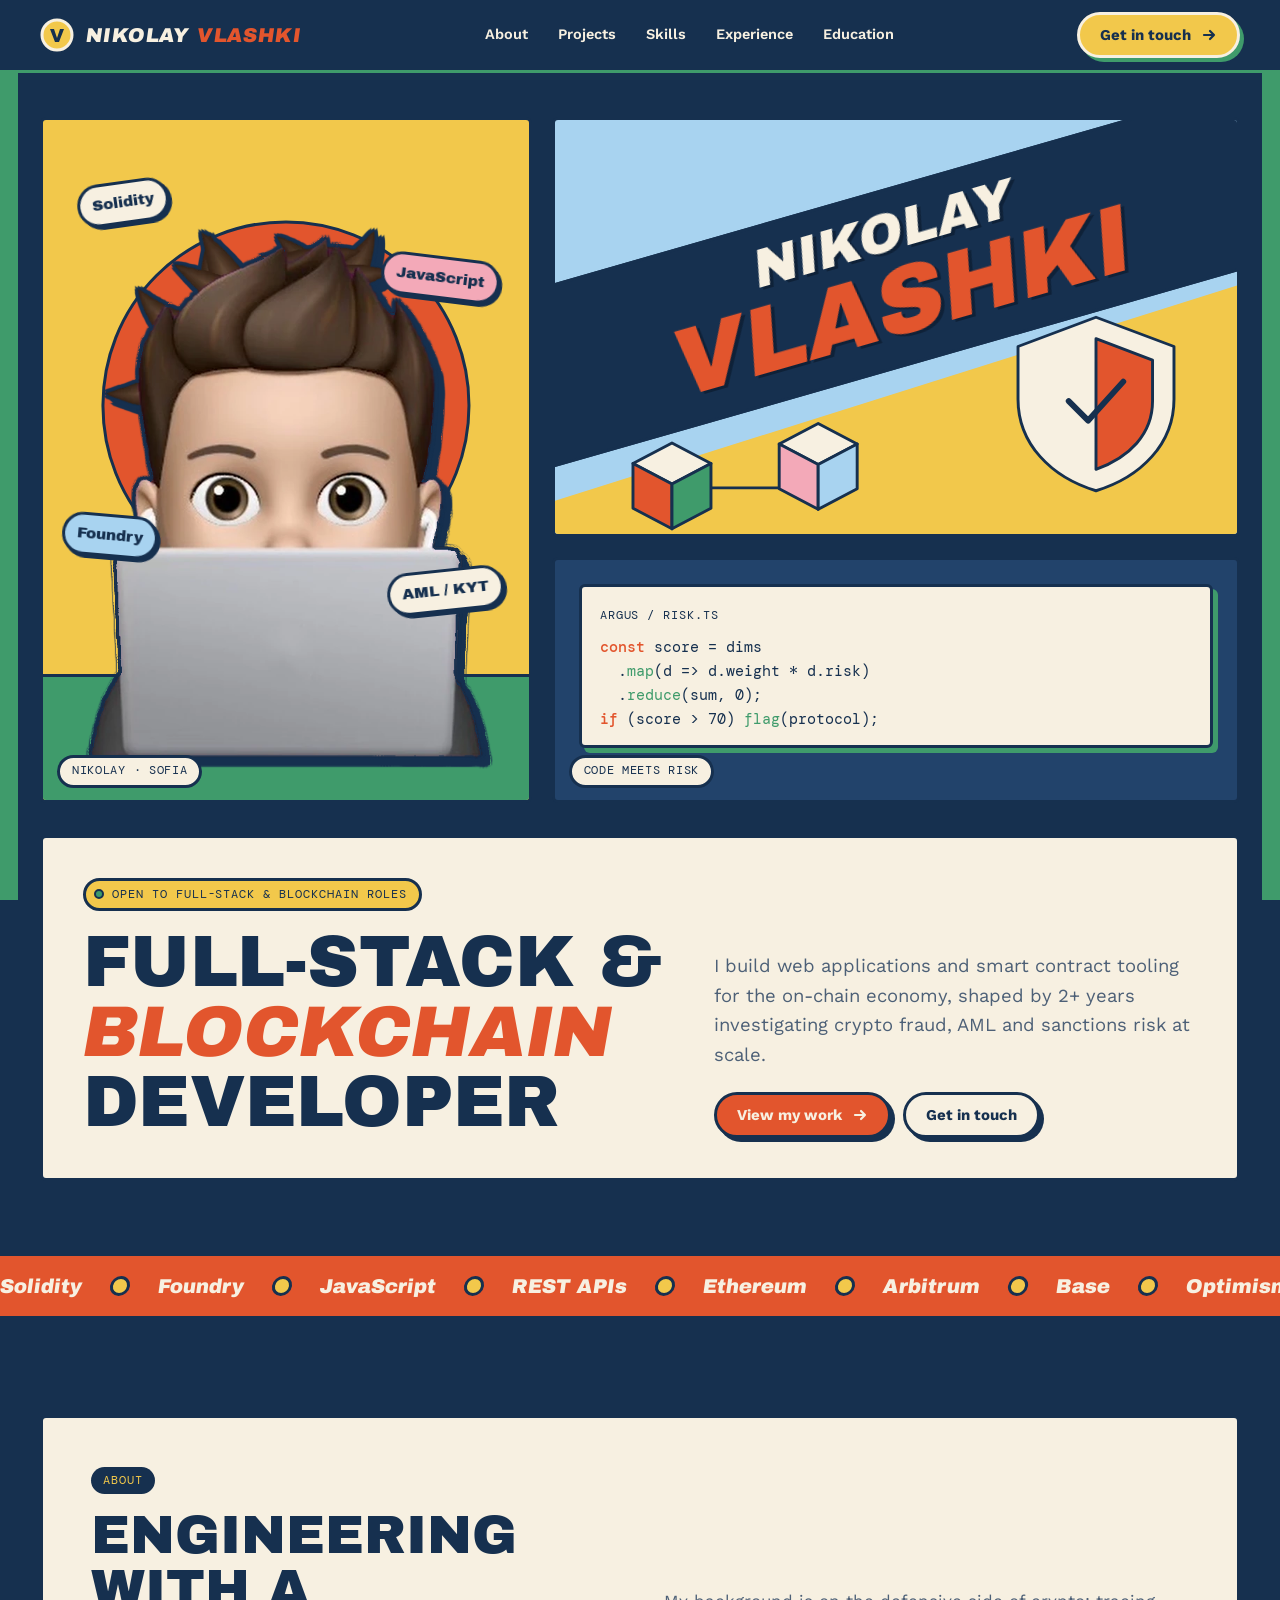
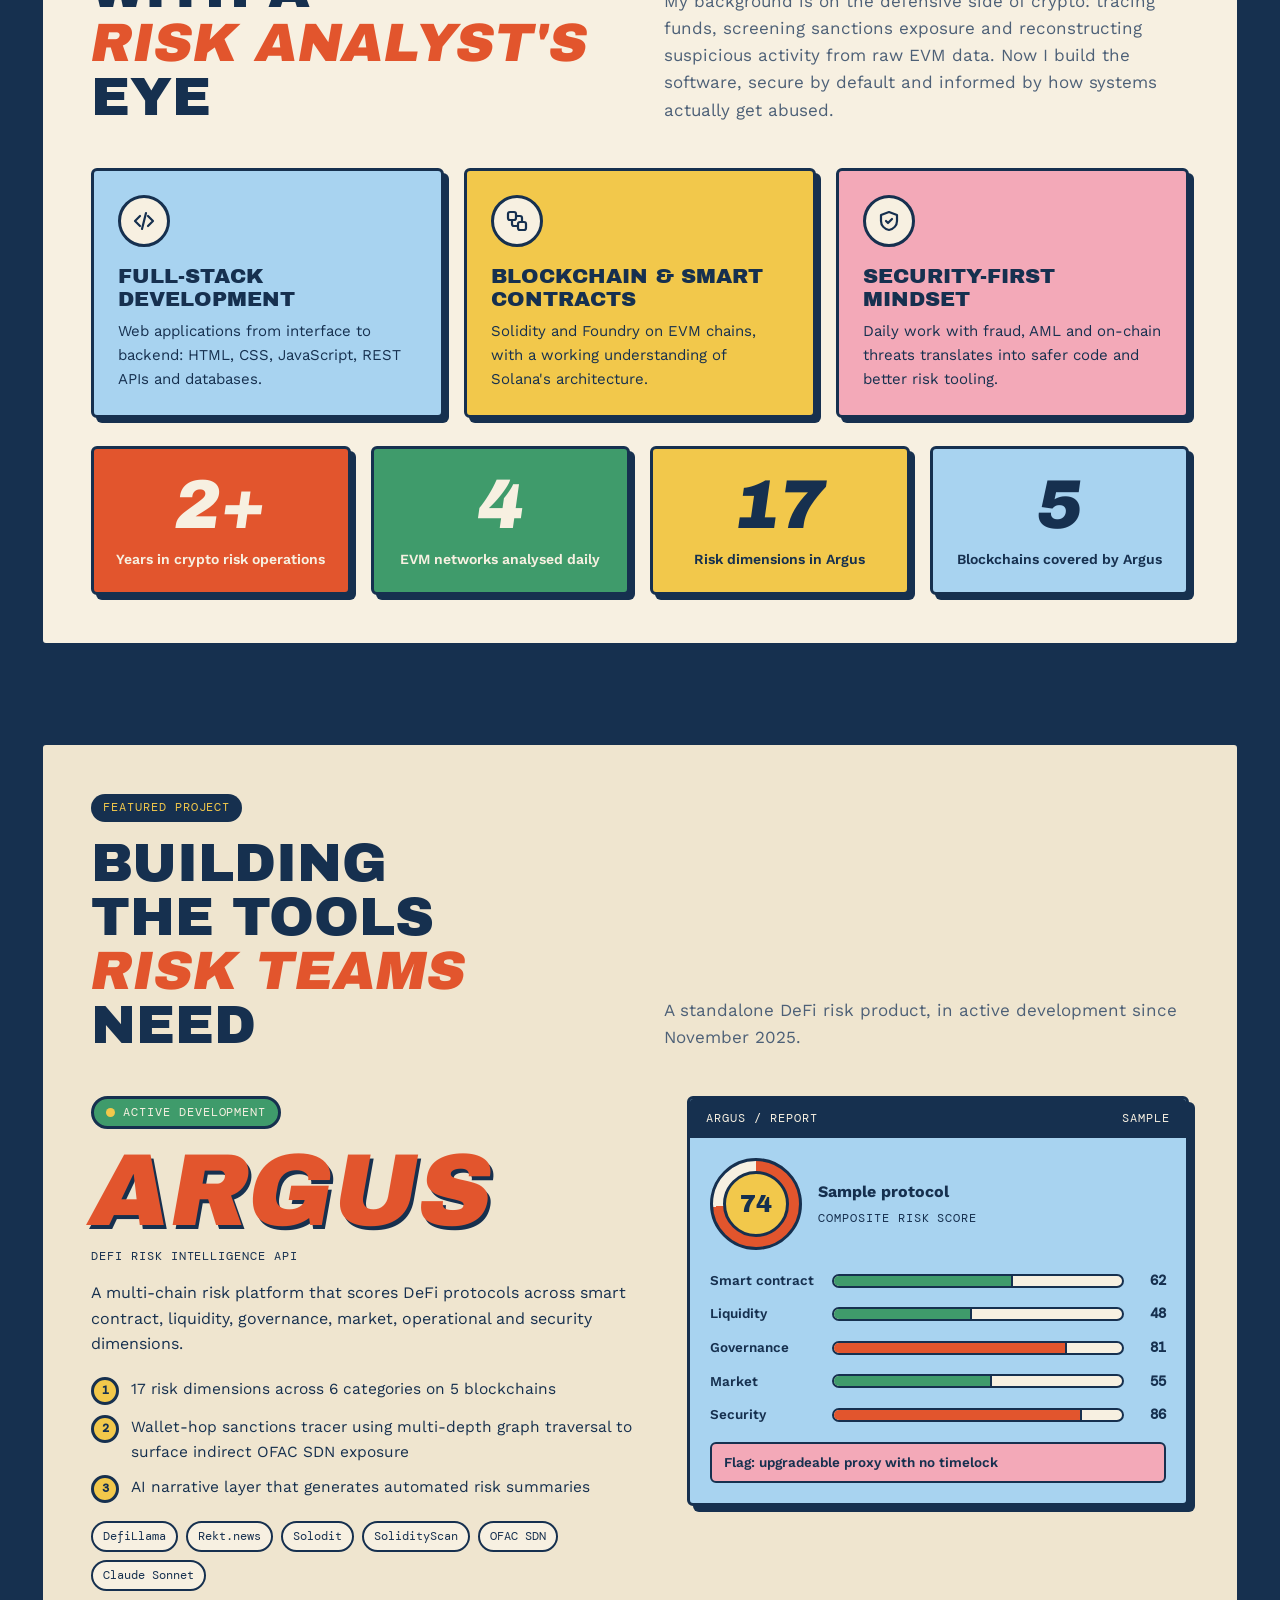
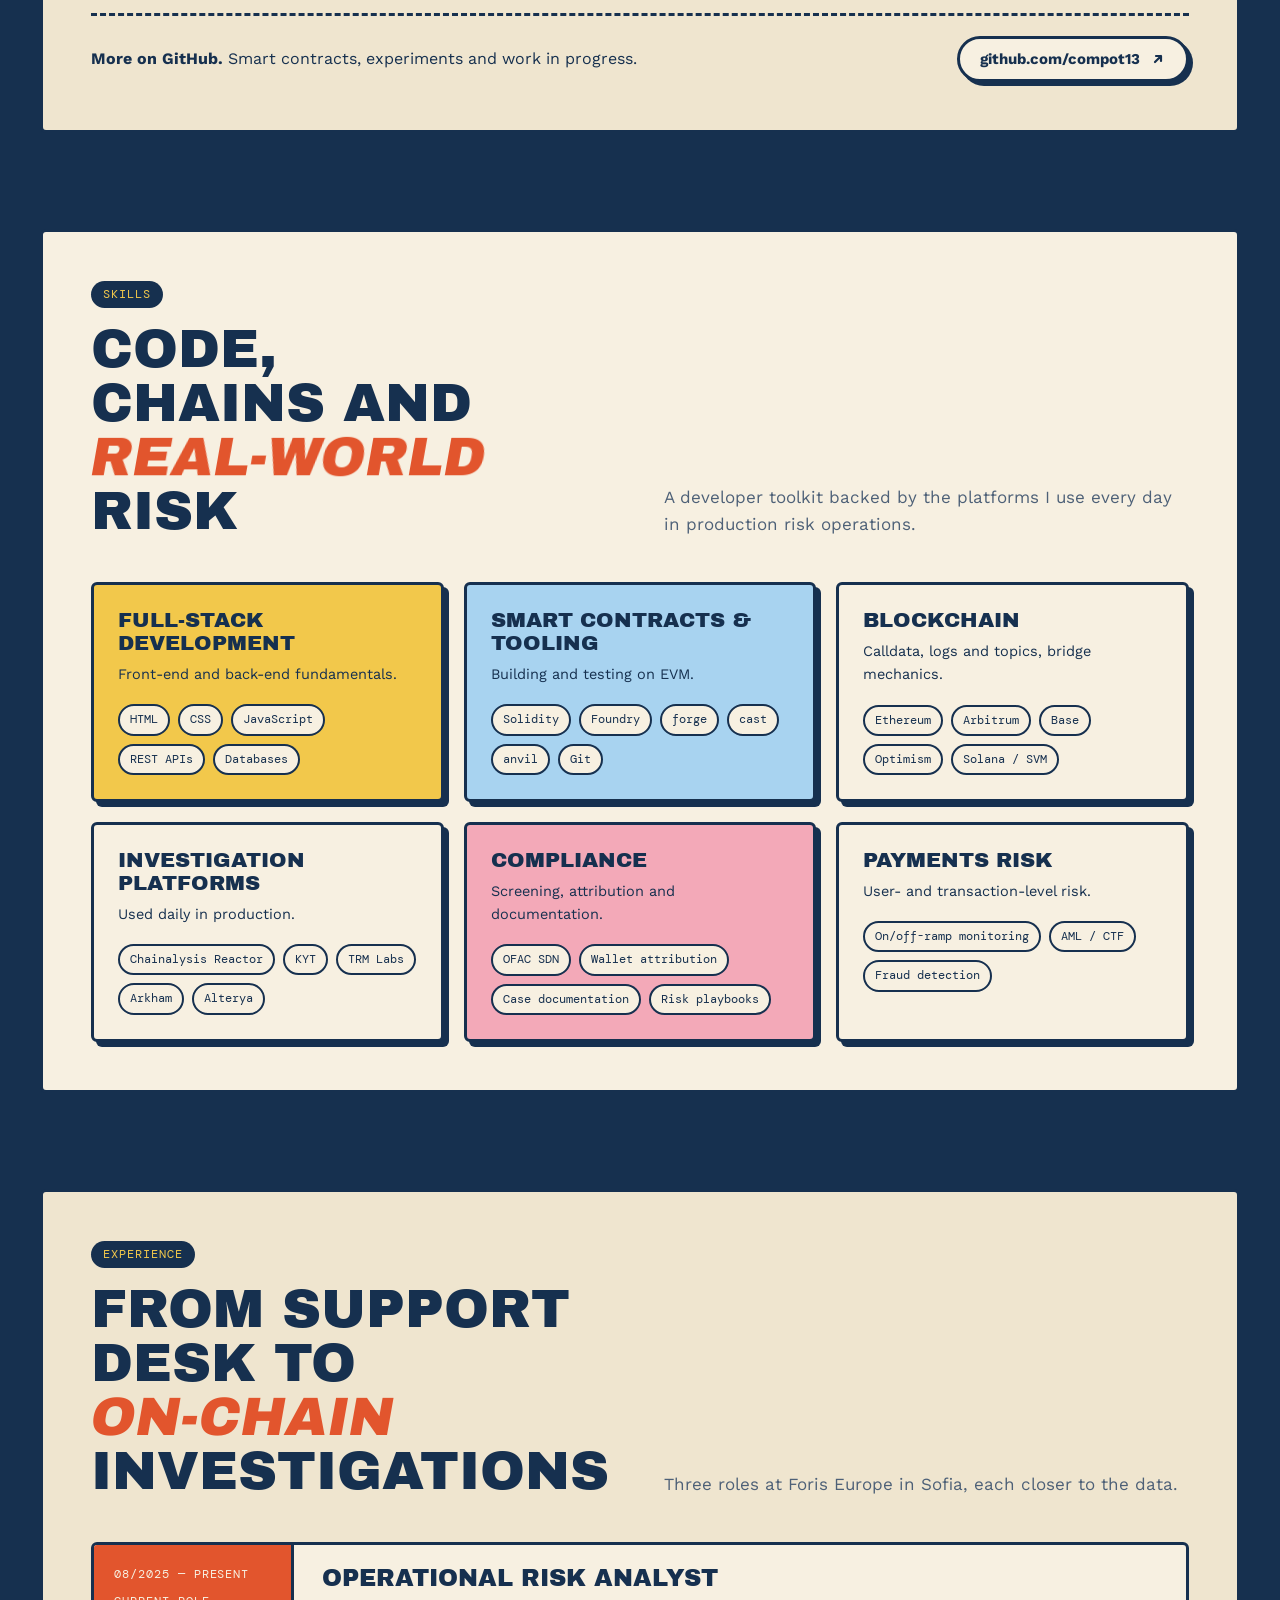
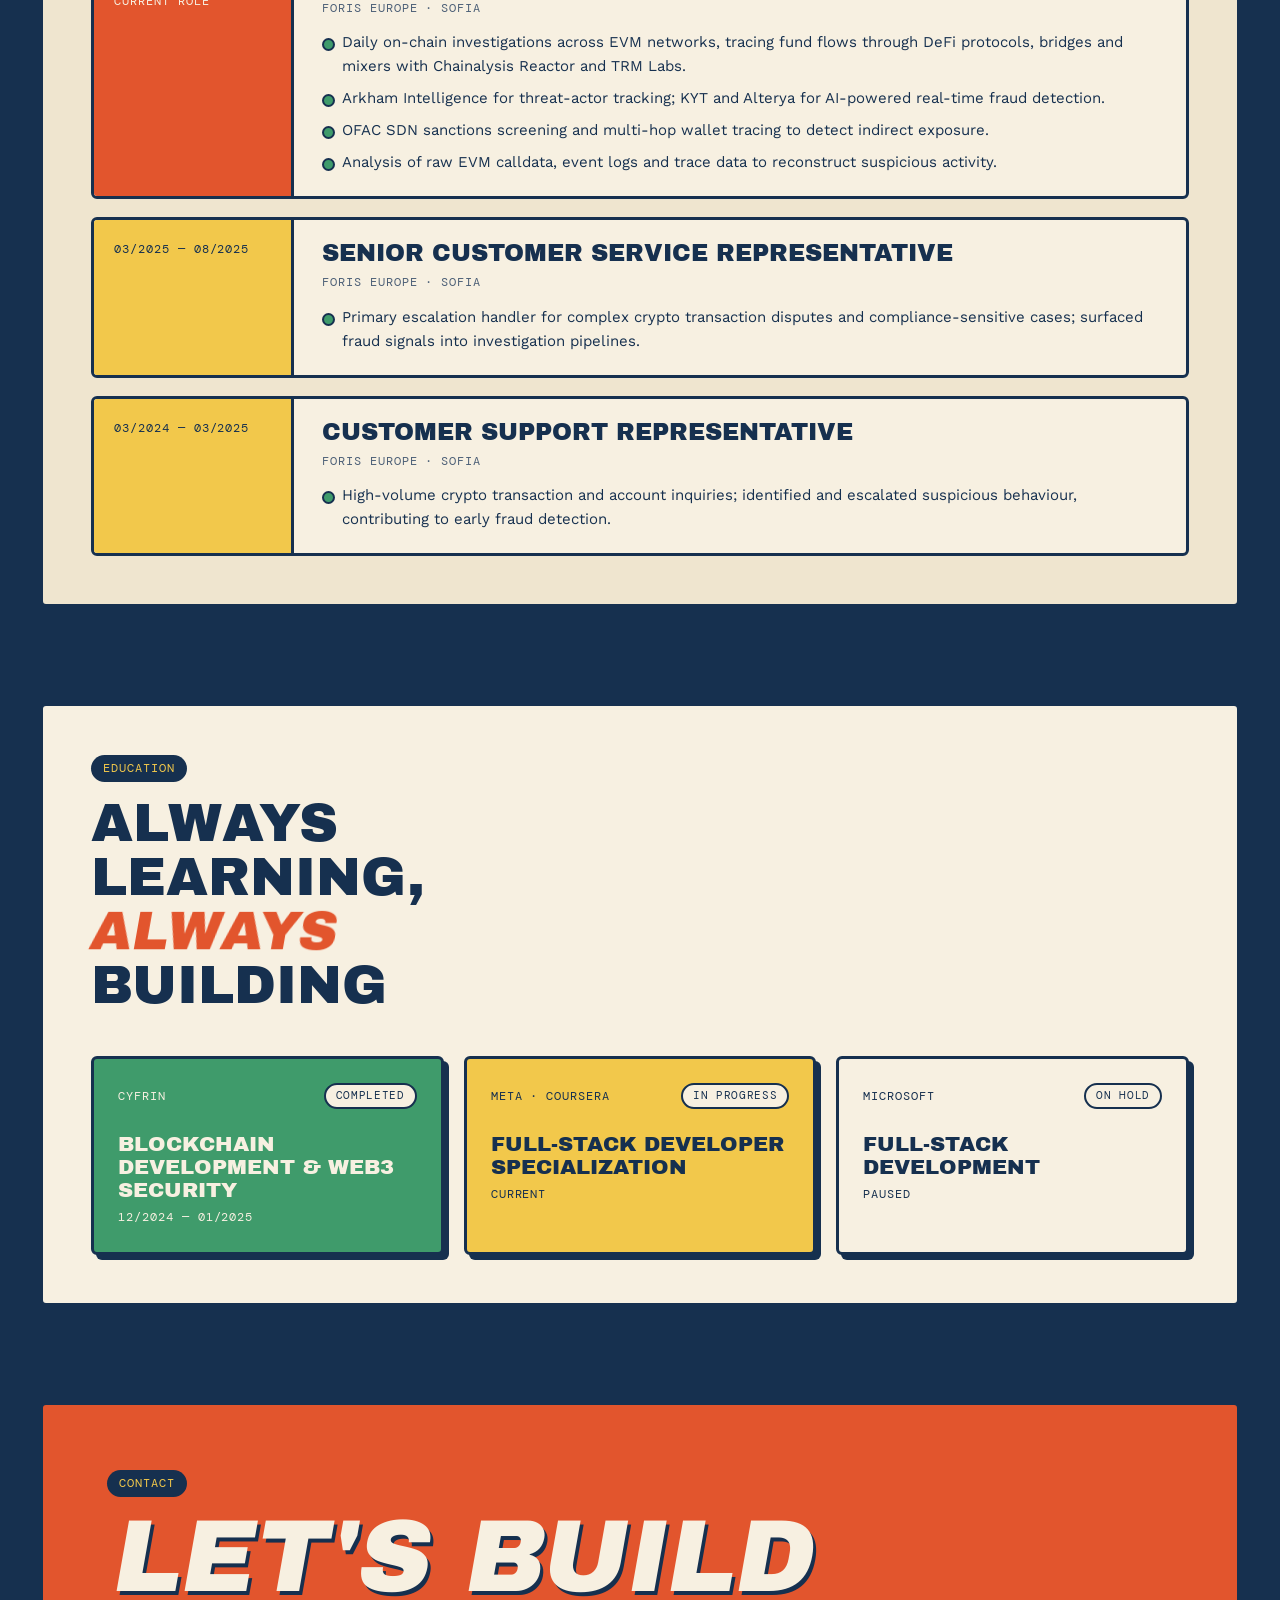
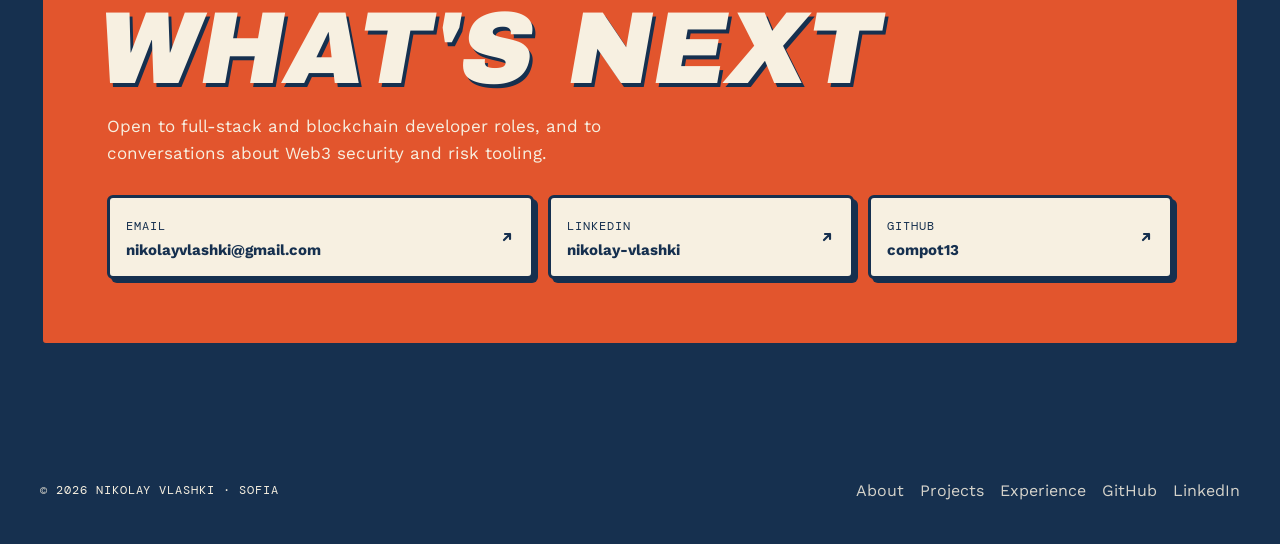
<file: variants/poster-memoji.html>
<!doctype html>
<html lang="en">
<head>
<meta charset="utf-8">
<meta name="viewport" content="width=device-width, initial-scale=1, viewport-fit=cover">
<title>Nikolay Vlashki — Full-Stack & Blockchain Developer</title>
<meta name="description" content="Nikolay Vlashki — Full-Stack & Blockchain Developer based in Sofia. Smart contracts, web applications and on-chain risk intelligence.">
<meta name="theme-color" content="#16304f">
<link rel="preconnect" href="https://fonts.googleapis.com">
<link rel="preconnect" href="https://fonts.gstatic.com" crossorigin>
<link href="https://fonts.googleapis.com/css2?family=Archivo+Black&family=Work+Sans:wght@400;500;600;700&family=DM+Mono:wght@400;500&display=swap" rel="stylesheet">
<style>
/* Layout: a screen-printed poster. Navy frame with green side bands, flat color panels with thick ink outlines,
   one slanted display face doing the shouting, halftone dots for texture. */
:root{
  color-scheme:light;
  --ink:#16304f; --ink-2:#22436b; --green:#3f9b6b; --orange:#e2552d; --yellow:#f2c84b; --pink:#f3a9b8; --sky:#a8d3f0; --paper:#f7f0e1; --paper-2:#efe5cf;
  --muted:#4d6077;
  --display:'Archivo Black','Arial Black',Impact,sans-serif; --sans:'Work Sans',system-ui,-apple-system,Segoe UI,sans-serif; --mono:'DM Mono',ui-monospace,monospace;
  --line:3px solid var(--ink); --gut:clamp(16px,4vw,40px); --max:1220px;
}
*{box-sizing:border-box;margin:0;padding:0}
html{scroll-behavior:smooth;-webkit-text-size-adjust:100%;scroll-padding-top:90px}
body{background:var(--ink);color:var(--ink);font-family:var(--sans);font-size:16px;line-height:1.6;-webkit-font-smoothing:antialiased;overflow-x:hidden}
a{color:inherit;text-decoration:none}
img{max-width:100%;display:block}
:focus-visible{outline:3px solid var(--yellow);outline-offset:3px}
.mono{font-family:var(--mono);font-size:12px;letter-spacing:.08em;text-transform:uppercase}
.skip{position:absolute;left:-999px}.skip:focus{left:16px;top:16px;z-index:300;background:var(--yellow);padding:8px 12px}

/* poster frame: green bands at the sides */
.frame{max-width:calc(var(--max) + 2*var(--gut));margin:0 auto;padding-inline:var(--gut);position:relative}
.bands{position:fixed;inset:0;pointer-events:none;z-index:0;background:linear-gradient(90deg,var(--green) 0 18px,transparent 18px calc(100% - 18px),var(--green) calc(100% - 18px))}
@media (max-width:700px){.bands{background:linear-gradient(90deg,var(--green) 0 6px,transparent 6px calc(100% - 6px),var(--green) calc(100% - 6px))}}
main,header.top,footer{position:relative;z-index:1}

/* halftone texture */
.dots{background-image:radial-gradient(rgba(22,48,79,.22) 1.2px,transparent 1.6px);background-size:9px 9px}
.dots-light{background-image:radial-gradient(rgba(247,240,225,.35) 1.2px,transparent 1.6px);background-size:9px 9px}

/* ---------- nav ---------- */
.top{position:sticky;top:env(safe-area-inset-top,0px);z-index:50;background:var(--ink);border-bottom:3px solid var(--green)}
.bar{display:flex;align-items:center;justify-content:space-between;gap:16px;height:70px}
.logo{display:flex;align-items:center;gap:12px;color:var(--paper)}
.logo b{font-family:var(--display);font-weight:400;font-size:20px;letter-spacing:.02em;transform:skewX(-8deg);display:inline-block}
.logo b span{color:var(--orange)}
.links{display:flex;gap:6px}
.links a{color:var(--paper);font-weight:600;font-size:14.5px;padding:8px 12px;border-radius:999px;transition:background .2s,color .2s}
.links a:hover{background:var(--yellow);color:var(--ink)}
.btn{display:inline-flex;align-items:center;justify-content:center;gap:10px;min-height:46px;padding:0 20px;border:var(--line);border-radius:999px;font-weight:700;font-size:15px;white-space:nowrap;transition:transform .15s,box-shadow .15s}
.btn svg{flex:none}
.btn-orange{background:var(--orange);color:var(--paper);box-shadow:4px 4px 0 var(--ink)}
.btn-yellow{background:var(--yellow);color:var(--ink);box-shadow:4px 4px 0 var(--ink)}
.btn-paper{background:var(--paper);color:var(--ink);box-shadow:4px 4px 0 var(--ink)}
.btn:hover{transform:translate(-2px,-2px);box-shadow:6px 6px 0 var(--ink)}
.btn:active{transform:translate(2px,2px);box-shadow:1px 1px 0 var(--ink)}
.top .btn{border-color:var(--paper);box-shadow:4px 4px 0 var(--green)}
.menu-btn{display:none;width:46px;height:46px;border-radius:50%;border:3px solid var(--paper);background:var(--yellow);color:var(--ink);cursor:pointer;align-items:center;justify-content:center}
.menu-btn i,.menu-btn i:before,.menu-btn i:after{display:block;width:18px;height:2.5px;background:currentColor;position:relative;transition:.25s}
.menu-btn i:before,.menu-btn i:after{content:"";position:absolute;left:0}
.menu-btn i:before{top:-6px}.menu-btn i:after{top:6px}
.menu-open .menu-btn i{background:transparent}.menu-open .menu-btn i:before{top:0;transform:rotate(45deg)}.menu-open .menu-btn i:after{top:0;transform:rotate(-45deg)}
.drawer{display:none}

/* ---------- hero poster ---------- */
.hero{padding-block:clamp(24px,4vw,44px) clamp(40px,6vw,72px)}
.poster{display:grid;grid-template-columns:5fr 7fr;grid-template-rows:auto auto;gap:clamp(12px,1.6vw,20px)}
.panel{position:relative;border:var(--line);border-radius:6px;overflow:hidden;background:var(--paper)}
.p-a{grid-column:1;grid-row:1;background:var(--sky);min-height:300px}
.p-c{grid-column:1;grid-row:2;background:var(--ink-2);min-height:300px}
.p-b{grid-column:2;grid-row:1/3;min-height:620px;background:var(--green)}
.panel svg.art{position:absolute;inset:0;width:100%;height:100%}
.band{position:absolute;left:-10%;right:-10%;top:50%;height:clamp(110px,15vw,170px);transform:translateY(-50%) rotate(-24deg);background:var(--ink);display:flex;align-items:center;justify-content:center;border-block:3px solid var(--ink)}
.band span{font-family:var(--display);font-size:clamp(46px,6.6vw,96px);line-height:1;color:var(--orange);letter-spacing:.01em;transform:skewX(-12deg);white-space:nowrap;text-shadow:3px 3px 0 #0e2138}
.p-b .lower{position:absolute;inset:0;background:var(--yellow);clip-path:polygon(0 100%,0 82%,100% 22%,100% 100%)}
.caption{position:absolute;left:14px;bottom:12px;background:var(--paper);border:var(--line);border-radius:999px;padding:4px 12px;font-family:var(--mono);font-size:11.5px;letter-spacing:.06em;text-transform:uppercase;z-index:2}
.p-b .caption{left:auto;right:14px;bottom:14px}
.p-b .caption.top{top:14px;bottom:auto;left:14px;right:auto}
.signs{position:absolute;inset:0;display:flex;align-items:center;justify-content:space-around;padding:20px 18px 40px}
.sign{writing-mode:vertical-rl;text-orientation:upright;font-family:var(--display);font-size:clamp(15px,1.5vw,19px);letter-spacing:.06em;padding:12px 7px;border:var(--line);border-radius:4px;line-height:1}
.sign.s1{background:var(--yellow);transform:translateY(-28px)}
.sign.s2{background:var(--orange);color:var(--paper);transform:translateY(34px)}
.sign.s3{background:var(--pink);transform:translateY(-44px)}
.sign.s4{background:var(--paper);transform:translateY(16px)}
.moon{position:absolute;top:22px;left:24px;width:34px;height:34px;border-radius:50%;box-shadow:9px -4px 0 0 var(--yellow);transform:rotate(-20deg)}
.star{position:absolute;width:4px;height:4px;background:var(--paper);border-radius:50%}

.intro{display:grid;grid-template-columns:1.2fr 1fr;gap:clamp(20px,4vw,56px);align-items:end;margin-top:clamp(20px,3vw,32px);background:var(--paper);border:var(--line);border-radius:6px;padding:clamp(22px,3.5vw,40px)}
.kicker{display:inline-flex;align-items:center;gap:8px;background:var(--yellow);border:var(--line);border-radius:999px;padding:4px 12px 4px 8px;margin-bottom:16px}
.kicker i{width:10px;height:10px;border-radius:50%;background:var(--green);border:2px solid var(--ink)}
h1{font-family:var(--display);font-weight:400;font-size:clamp(36px,5.6vw,72px);line-height:.98;letter-spacing:-.01em;text-transform:uppercase;text-wrap:balance}
h1 em{font-style:normal;color:var(--orange);display:inline-block;transform:skewX(-10deg)}
.lead{font-size:clamp(16px,1.6vw,18.5px);color:var(--muted);max-width:52ch}
.ctas{display:flex;gap:12px;flex-wrap:wrap;margin-top:22px}

/* ---------- strip ---------- */
.strip{background:var(--orange);border-block:3px solid var(--ink);overflow:hidden;position:relative;z-index:1}
.track{display:flex;gap:28px;width:max-content;padding:14px 0;animation:scroll 42s linear infinite}
.track span{font-family:var(--display);font-size:20px;color:var(--paper);display:inline-flex;align-items:center;gap:28px;transform:skewX(-8deg);white-space:nowrap}
.track span:after{content:"";width:14px;height:14px;border-radius:50%;background:var(--yellow);border:3px solid var(--ink)}
@keyframes scroll{to{transform:translateX(-50%)}}

/* ---------- sections ---------- */
section.sec{padding-block:clamp(56px,8vw,96px)}
.sheet{background:var(--paper);border:var(--line);border-radius:6px;padding:clamp(22px,4vw,48px)}
.sheet.alt{background:var(--paper-2)}
.head{display:grid;grid-template-columns:1fr 1fr;gap:clamp(16px,4vw,48px);align-items:end;margin-bottom:clamp(28px,4vw,44px)}
.tag{display:inline-block;background:var(--ink);color:var(--yellow);border-radius:999px;padding:4px 12px;margin-bottom:14px}
h2{font-family:var(--display);font-weight:400;font-size:clamp(30px,4.4vw,54px);line-height:1;text-transform:uppercase;text-wrap:balance}
h2 em{font-style:normal;color:var(--orange);display:inline-block;transform:skewX(-10deg)}
.sub{color:var(--muted);font-size:clamp(15.5px,1.4vw,17px);max-width:56ch}
.card{border:var(--line);border-radius:6px;padding:24px;background:var(--paper);box-shadow:5px 5px 0 var(--ink);transition:transform .15s,box-shadow .15s;min-width:0}
.card:hover{transform:translate(-2px,-2px);box-shadow:7px 7px 0 var(--ink)}
.c-sky{background:var(--sky)}.c-yellow{background:var(--yellow)}.c-pink{background:var(--pink)}.c-green{background:var(--green);color:var(--paper)}.c-orange{background:var(--orange);color:var(--paper)}
.grid3{display:grid;grid-template-columns:repeat(3,minmax(0,1fr));gap:20px}
.card h3{font-family:var(--display);font-weight:400;font-size:21px;line-height:1.1;text-transform:uppercase;margin-top:18px}
.card p{margin-top:8px;font-size:15px}
.ic{width:52px;height:52px;border:var(--line);border-radius:50%;display:grid;place-items:center;background:var(--paper)}
.stats{display:grid;grid-template-columns:repeat(4,minmax(0,1fr));gap:20px;margin-top:28px}
.stat{text-align:center;padding:22px 14px}
.stat b{display:block;font-family:var(--display);font-weight:400;font-size:clamp(46px,5.4vw,70px);line-height:1;transform:skewX(-8deg)}
.stat span{display:block;margin-top:8px;font-size:14px;font-weight:600}

/* project */
.project{display:grid;grid-template-columns:1.1fr 1fr;gap:clamp(20px,4vw,44px);align-items:start}
.project h3.name{font-family:var(--display);font-weight:400;font-size:clamp(56px,8vw,104px);line-height:.9;transform:skewX(-10deg);color:var(--orange);text-shadow:4px 4px 0 var(--ink)}
.status{display:inline-flex;align-items:center;gap:8px;background:var(--green);color:var(--paper);border:var(--line);border-radius:999px;padding:4px 12px}
.status i{width:9px;height:9px;border-radius:50%;background:var(--yellow)}
.points{list-style:none;margin-top:20px;display:grid;gap:10px}
.points li{display:flex;gap:12px;align-items:flex-start;font-size:15.5px}
.points li b{flex:none;width:28px;height:28px;border:var(--line);border-radius:50%;display:grid;place-items:center;font-family:var(--mono);font-size:12px;background:var(--yellow)}
.chips{display:flex;flex-wrap:wrap;gap:8px;margin-top:18px}
.chip{font-family:var(--mono);font-size:12px;padding:4px 10px;border:2px solid var(--ink);border-radius:999px;background:var(--paper)}
.report{border:var(--line);border-radius:6px;background:var(--sky);box-shadow:6px 6px 0 var(--ink);overflow:hidden}
.report .rh{display:flex;justify-content:space-between;gap:10px;padding:10px 16px;background:var(--ink);color:var(--paper)}
.report .rb{padding:20px}
.score{display:flex;align-items:center;gap:16px}
.score .ring{width:92px;height:92px;flex:none;border-radius:50%;border:var(--line);display:grid;place-items:center;background:conic-gradient(var(--orange) 0 74%,var(--paper) 74% 100%)}
.score .ring b{width:66px;height:66px;border-radius:50%;border:var(--line);background:var(--yellow);display:grid;place-items:center;font-family:var(--display);font-weight:400;font-size:24px}
.dims{display:grid;gap:12px;margin-top:20px}
.dim{display:grid;grid-template-columns:110px minmax(0,1fr) 30px;gap:12px;align-items:center;font-size:13.5px;font-weight:600}
.dim .b{height:14px;border:2px solid var(--ink);border-radius:999px;background:var(--paper);overflow:hidden}
.dim .b i{display:block;height:100%;background:var(--green);border-right:2px solid var(--ink)}
.dim .b i.hi{background:var(--orange)}
.dim span:last-child{font-family:var(--mono);text-align:right;font-variant-numeric:tabular-nums}
.flag{margin-top:16px;background:var(--pink);border:2px solid var(--ink);border-radius:6px;padding:8px 12px;font-size:13.5px;font-weight:600}
.more{margin-top:22px;display:flex;align-items:center;justify-content:space-between;gap:14px;flex-wrap:wrap;border-top:3px dashed var(--ink);padding-top:20px}

/* skills */
.skills{display:grid;grid-template-columns:repeat(3,minmax(0,1fr));gap:20px}
.skill h3{margin-top:0}
.skill p{font-size:14.5px}

/* experience */
.jobs{display:grid;gap:18px}
.job{display:grid;grid-template-columns:200px minmax(0,1fr);gap:8px 28px;border:var(--line);border-radius:6px;background:var(--paper);overflow:hidden}
.job .when{background:var(--yellow);border-right:var(--line);padding:20px;display:flex;flex-direction:column;gap:8px}
.job .when.now{background:var(--orange);color:var(--paper)}
.job .body{padding:20px 22px 22px 0;min-width:0}
.job h3{font-family:var(--display);font-weight:400;font-size:clamp(19px,2.2vw,24px);line-height:1.15;text-transform:uppercase}
.job .co{margin:6px 0 12px;color:var(--muted)}
.job ul{list-style:none;display:grid;gap:8px}
.job li{position:relative;padding-left:20px;font-size:15px}
.job li:before{content:"";position:absolute;left:0;top:8px;width:9px;height:9px;border-radius:50%;background:var(--green);border:2px solid var(--ink)}

/* education */
.edu .card{display:flex;flex-direction:column;gap:6px}
.edu .row{display:flex;justify-content:space-between;gap:10px;align-items:center}
.pill{border:2px solid var(--ink);border-radius:999px;padding:2px 10px;background:var(--paper);font-family:var(--mono);font-size:11px;letter-spacing:.06em;text-transform:uppercase;white-space:nowrap}

/* contact */
.contact{position:relative;overflow:hidden;background:var(--orange);border:var(--line);border-radius:6px;padding:clamp(28px,5vw,64px);color:var(--paper)}
.contact .big{font-family:var(--display);font-size:clamp(44px,8vw,110px);line-height:.9;text-transform:uppercase;transform:skewX(-10deg);text-shadow:4px 4px 0 var(--ink);text-wrap:balance}
.contact p{max-width:52ch;margin-top:18px;font-size:17px}
.cc-grid{display:grid;grid-template-columns:1.4fr 1fr 1fr;gap:14px;margin-top:28px}
.cc{display:flex;justify-content:space-between;align-items:center;gap:10px;background:var(--paper);color:var(--ink);border:var(--line);border-radius:6px;padding:14px 16px;box-shadow:4px 4px 0 var(--ink);transition:transform .15s,box-shadow .15s;min-width:0}
.cc:hover{transform:translate(-2px,-2px);box-shadow:6px 6px 0 var(--ink)}
.cc div{min-width:0}
.cc strong{display:block;font-size:15px;word-break:break-all}

footer{color:var(--paper);padding-block:36px 40px}
.foot{display:flex;justify-content:space-between;gap:16px;flex-wrap:wrap;align-items:center}
.foot nav{display:flex;gap:16px;flex-wrap:wrap}
.foot nav a{opacity:.85}.foot nav a:hover{color:var(--yellow);opacity:1}

/* ---------- responsive ---------- */
@media (max-width:1060px){
  .links,.top .bar > .btn{display:none}
  .menu-btn{display:inline-flex}
  .drawer{display:block;position:fixed;inset:0;z-index:40;background:var(--ink);padding:96px var(--gut) 40px;opacity:0;visibility:hidden;transition:.2s;overflow-y:auto}
  .menu-open .drawer{opacity:1;visibility:visible}
  .menu-open{overflow:hidden}
  .drawer a:not(.btn){display:block;font-family:var(--display);font-size:30px;color:var(--paper);padding:12px 0;border-bottom:2px solid var(--ink-2);text-transform:uppercase}
  .drawer a:not(.btn):hover{color:var(--yellow)}
  .drawer .btn{margin-top:24px;width:100%}
  .skills{grid-template-columns:repeat(2,minmax(0,1fr))}
  .stats{grid-template-columns:repeat(2,minmax(0,1fr))}
}
@media (max-width:860px){
  .poster{grid-template-columns:1fr 1fr}
  .p-b{grid-column:1/3;grid-row:1;min-height:420px}
  .p-a{grid-column:1;grid-row:2;min-height:240px}
  .p-c{grid-column:2;grid-row:2;min-height:240px}
  .intro,.head,.project{grid-template-columns:1fr}
  .grid3{grid-template-columns:1fr}
  .job{grid-template-columns:1fr}
  .job .when{border-right:0;border-bottom:var(--line);flex-direction:row;justify-content:space-between;flex-wrap:wrap}
  .job .body{padding:0 20px 20px}
  .cc-grid{grid-template-columns:1fr}
}
@media (max-width:560px){
  .poster{grid-template-columns:1fr}
  .p-b,.p-a,.p-c{grid-column:1;grid-row:auto}
  .p-b{min-height:360px}
  .p-a,.p-c{min-height:220px}
  .skills{grid-template-columns:1fr}
  .stat b{font-size:46px}
  .dim{grid-template-columns:92px minmax(0,1fr) 28px;gap:8px}
  .ctas .btn{flex:1 1 100%}
  .logo b{font-size:17px}
}
@media (prefers-reduced-motion:reduce){*{animation:none!important;transition:none!important}}

.poster.combo{grid-template-columns:5fr 7fr;grid-template-rows:auto auto}
.p-port{grid-column:1;grid-row:1/3;min-height:640px;background:var(--yellow)}
.p-name{grid-column:2;grid-row:1;min-height:420px;background:var(--sky)}
.p-code{grid-column:2;grid-row:2;background:var(--ink-2);min-height:200px;display:flex;align-items:center;padding:24px 24px 52px}
.sun{position:absolute;left:50%;top:42%;width:76%;aspect-ratio:1;max-width:100%;transform:translate(-50%,-50%);border-radius:50%;background:var(--orange);border:var(--line)}
.portrait{position:absolute;left:50%;bottom:6%;transform:translateX(-50%);height:78%;width:auto;max-width:92%;object-fit:contain;filter:drop-shadow(3px 0 0 var(--ink)) drop-shadow(-3px 0 0 var(--ink)) drop-shadow(0 3px 0 var(--ink)) drop-shadow(0 -3px 0 var(--ink)) drop-shadow(7px 7px 0 var(--ink))}
.p-port:after{content:"";position:absolute;left:0;right:0;bottom:0;height:18%;background:var(--green);border-top:var(--line);z-index:0}
.portrait{z-index:1}
.sticker{position:absolute;z-index:2;font-family:var(--display);font-size:clamp(13px,1.2vw,16px);padding:6px 12px;border:var(--line);border-radius:999px;box-shadow:3px 3px 0 var(--ink);transform:rotate(var(--r,0deg));white-space:nowrap}
.st1{top:9%;left:7%;background:var(--paper);--r:-8deg}
.st2{top:20%;right:6%;background:var(--pink);--r:7deg}
.st3{top:58%;left:4%;background:var(--sky);--r:5deg}
.st4{top:66%;right:5%;background:var(--paper);--r:-6deg}
.p-port .caption{z-index:3}
.name-band{position:absolute;left:-12%;right:-12%;top:38%;transform:translateY(-50%) rotate(-16deg);background:var(--ink);padding:16px 0;display:flex;flex-direction:column;align-items:center;gap:2px;z-index:2;border-block:3px solid var(--ink)}
.name-band span{font-family:var(--display);font-size:clamp(46px,7.4vw,104px);line-height:.92;color:var(--orange);transform:skewX(-12deg);text-shadow:3px 3px 0 #0e2138;white-space:nowrap}
.name-band span:first-child{color:var(--paper);font-size:clamp(28px,4.2vw,58px)}
.p-name .lower{position:absolute;inset:0;background:var(--yellow);clip-path:polygon(0 100%,0 92%,100% 40%,100% 100%)}
.code{background:var(--paper);border:var(--line);border-radius:6px;padding:14px 18px;width:100%;box-shadow:5px 5px 0 var(--green);min-width:0}
.code pre{font-family:var(--mono);font-size:clamp(12.5px,1.25vw,15px);line-height:1.6;margin-top:8px;overflow-x:auto;white-space:pre}
.code b{color:var(--orange);font-weight:500}.code i{color:var(--green);font-style:normal}
@media (max-width:860px){
  .poster.combo{grid-template-columns:1fr}
  .p-port{grid-column:1;grid-row:1;min-height:520px}
  .p-name{grid-column:1;grid-row:2;min-height:320px}
  .p-code{grid-column:1;grid-row:3}
}
@media (max-width:560px){.p-port{min-height:440px}.p-name{min-height:260px}}
</style>
</head>
<body>
<a href="#main" class="skip">Skip to content</a>
<div class="bands" aria-hidden="true"></div>
<header class="top">
  <div class="frame bar">
    <a href="#home" class="logo" aria-label="Nikolay Vlashki — home">
      <svg width="34" height="34" viewBox="0 0 34 34" aria-hidden="true"><circle cx="17" cy="17" r="15" fill="#f2c84b" stroke="#f7f0e1" stroke-width="3"/><path d="M10 11h4l3 9 3-9h4l-5 13h-4z" fill="#16304f"/></svg>
      <b>NIKOLAY <span>VLASHKI</span></b></a>
    <nav class="links" aria-label="Main"><a href="#about">About</a><a href="#argus">Projects</a><a href="#skills">Skills</a><a href="#experience">Experience</a><a href="#education">Education</a></nav>
    <a href="#contact" class="btn btn-yellow">Get in touch <svg width="16" height="16" viewBox="0 0 16 16" fill="none" stroke="currentColor" stroke-width="2.2" stroke-linecap="round" stroke-linejoin="round"><path d="M3 8h10M9 4l4 4-4 4"/></svg></a>
    <button class="menu-btn" id="menuBtn" aria-label="Open menu" aria-expanded="false" aria-controls="drawer"><i></i></button>
  </div>
</header>
<div class="drawer" id="drawer">
  <a href="#about">About</a><a href="#argus">Projects</a><a href="#skills">Skills</a><a href="#experience">Experience</a><a href="#education">Education</a>
  <a href="#contact" class="btn btn-yellow">Get in touch <svg width="16" height="16" viewBox="0 0 16 16" fill="none" stroke="currentColor" stroke-width="2.2" stroke-linecap="round" stroke-linejoin="round"><path d="M3 8h10M9 4l4 4-4 4"/></svg></a>
</div>

<main id="main">
<section class="frame hero" id="home">
  
<div class="poster combo">
  <div class="panel p-port dots" aria-hidden="true">
    <div class="sun"></div>
    <img class="portrait" src="[data-uri]" alt="Memoji of Nikolay Vlashki peeking over a laptop" width="563" height="757">
    <span class="sticker st1">Solidity</span><span class="sticker st2">JavaScript</span><span class="sticker st3">Foundry</span><span class="sticker st4">AML / KYT</span>
    <span class="caption">Nikolay · Sofia</span>
  </div>
  <div class="panel p-name">
    <div class="name-band"><span>NIKOLAY</span><span>VLASHKI</span></div>
    <div class="lower dots"></div>
    <svg class="art" viewBox="0 0 700 520" preserveAspectRatio="xMidYMid slice" aria-hidden="true">
      <g stroke="#16304f" stroke-width="3" stroke-linejoin="round">
        <path d="M555 250l80 30v54c0 46-34 80-80 94-46-14-80-48-80-94v-54z" fill="#f7f0e1"/>
        <path d="M555 272l58 22v42c0 34-24 58-58 70z" fill="#e2552d"/>
        <path d="M527 336l20 20 36-40" fill="none" stroke-width="6" stroke-linecap="round"/>
      </g>
      <g stroke="#16304f" stroke-width="3" stroke-linejoin="round">
        <path d="M80 400l40-21 40 21-40 21z" fill="#f7f0e1"/><path d="M80 400v46l40 21v-46z" fill="#e2552d"/><path d="M160 400v46l-40 21v-46z" fill="#3f9b6b"/>
        <path d="M230 380l40-21 40 21-40 21z" fill="#f7f0e1"/><path d="M230 380v46l40 21v-46z" fill="#f3a9b8"/><path d="M310 380v46l-40 21v-46z" fill="#a8d3f0"/>
        <path d="M160 425h70" fill="none"/>
      </g>
    </svg>
  </div>
  <div class="panel p-code">
    <div class="code"><span class="mono">argus / risk.ts</span>
<pre><b>const</b> score = dims
  .<i>map</i>(d =&gt; d.weight * d.risk)
  .<i>reduce</i>(sum, 0);
<b>if</b> (score &gt; 70) <i>flag</i>(protocol);</pre></div>
    <span class="caption">Code meets risk</span>
  </div>
</div>
  <div class="intro">
    <div>
      <div class="kicker mono"><i></i>Open to full-stack &amp; blockchain roles</div>
      <h1>Full-stack &amp; <em>blockchain</em> developer</h1>
    </div>
    <div>
      <p class="lead">I build web applications and smart contract tooling for the on-chain economy, shaped by 2+ years investigating crypto fraud, AML and sanctions risk at scale.</p>
      <div class="ctas">
        <a href="#argus" class="btn btn-orange">View my work <svg width="16" height="16" viewBox="0 0 16 16" fill="none" stroke="currentColor" stroke-width="2.2" stroke-linecap="round" stroke-linejoin="round"><path d="M3 8h10M9 4l4 4-4 4"/></svg></a>
        <a href="#contact" class="btn btn-paper">Get in touch</a>
      </div>
    </div>
  </div>
</section>

<div class="strip" aria-label="Tech stack"><div class="track">
  <span>Solidity</span><span>Foundry</span><span>JavaScript</span><span>REST APIs</span><span>Ethereum</span><span>Arbitrum</span><span>Base</span><span>Optimism</span><span>Solana</span><span>Git</span>
  <span>Solidity</span><span>Foundry</span><span>JavaScript</span><span>REST APIs</span><span>Ethereum</span><span>Arbitrum</span><span>Base</span><span>Optimism</span><span>Solana</span><span>Git</span>
</div></div>

<section class="frame sec" id="about">
  <div class="sheet">
    <div class="head">
      <div><span class="tag mono">About</span><h2>Engineering with a <em>risk analyst's</em> eye</h2></div>
      <p class="sub">My background is on the defensive side of crypto: tracing funds, screening sanctions exposure and reconstructing suspicious activity from raw EVM data. Now I build the software, secure by default and informed by how systems actually get abused.</p>
    </div>
    <div class="grid3">
      <div class="card c-sky"><div class="ic"><svg width="24" height="24" viewBox="0 0 24 24" fill="none" stroke="#16304f" stroke-width="2.2" stroke-linecap="round" stroke-linejoin="round"><path d="M8 7l-5 5 5 5M16 7l5 5-5 5M14 4l-4 16"/></svg></div><h3>Full-stack development</h3><p>Web applications from interface to backend: HTML, CSS, JavaScript, REST APIs and databases.</p></div>
      <div class="card c-yellow"><div class="ic"><svg width="24" height="24" viewBox="0 0 24 24" fill="none" stroke="#16304f" stroke-width="2.2" stroke-linejoin="round"><rect x="3" y="3" width="8" height="8" rx="2"/><rect x="13" y="13" width="8" height="8" rx="2"/><path d="M11 7h4a2 2 0 0 1 2 2v4M13 17H9a2 2 0 0 1-2-2v-4"/></svg></div><h3>Blockchain &amp; smart contracts</h3><p>Solidity and Foundry on EVM chains, with a working understanding of Solana's architecture.</p></div>
      <div class="card c-pink"><div class="ic"><svg width="24" height="24" viewBox="0 0 24 24" fill="none" stroke="#16304f" stroke-width="2.2" stroke-linejoin="round"><path d="M12 3l8 3v6c0 4.5-3.4 8.2-8 9-4.6-.8-8-4.5-8-9V6l8-3z"/><path d="M9 12l2 2 4-4" stroke-linecap="round"/></svg></div><h3>Security-first mindset</h3><p>Daily work with fraud, AML and on-chain threats translates into safer code and better risk tooling.</p></div>
    </div>
    <div class="stats">
      <div class="card stat c-orange"><b>2+</b><span>Years in crypto risk operations</span></div>
      <div class="card stat c-green"><b>4</b><span>EVM networks analysed daily</span></div>
      <div class="card stat c-yellow"><b>17</b><span>Risk dimensions in Argus</span></div>
      <div class="card stat c-sky"><b>5</b><span>Blockchains covered by Argus</span></div>
    </div>
  </div>
</section>

<section class="frame sec" id="argus" style="padding-top:0">
  <div class="sheet alt">
    <div class="head">
      <div><span class="tag mono">Featured project</span><h2>Building the tools <em>risk teams</em> need</h2></div>
      <p class="sub">A standalone DeFi risk product, in active development since November 2025.</p>
    </div>
    <div class="project">
      <div>
        <span class="status mono"><i></i>Active development</span>
        <h3 class="name" style="margin-top:16px">ARGUS</h3>
        <p class="mono" style="margin-top:10px">DeFi risk intelligence API</p>
        <p style="margin-top:14px">A multi-chain risk platform that scores DeFi protocols across smart contract, liquidity, governance, market, operational and security dimensions.</p>
        <ul class="points">
          <li><b>1</b>17 risk dimensions across 6 categories on 5 blockchains</li>
          <li><b>2</b>Wallet-hop sanctions tracer using multi-depth graph traversal to surface indirect OFAC SDN exposure</li>
          <li><b>3</b>AI narrative layer that generates automated risk summaries</li>
        </ul>
        <div class="chips"><span class="chip">DefiLlama</span><span class="chip">Rekt.news</span><span class="chip">Solodit</span><span class="chip">SolidityScan</span><span class="chip">OFAC SDN</span><span class="chip">Claude Sonnet</span></div>
      </div>
      <div class="report" aria-label="Sample Argus risk report, illustrative">
        <div class="rh mono"><span>argus / report</span><span>sample</span></div>
        <div class="rb">
          <div class="score"><div class="ring"><b>74</b></div><div><strong>Sample protocol</strong><div class="mono" style="margin-top:4px">Composite risk score</div></div></div>
          <div class="dims">
            <div class="dim"><span>Smart contract</span><span class="b"><i style="width:62%"></i></span><span>62</span></div>
            <div class="dim"><span>Liquidity</span><span class="b"><i style="width:48%"></i></span><span>48</span></div>
            <div class="dim"><span>Governance</span><span class="b"><i class="hi" style="width:81%"></i></span><span>81</span></div>
            <div class="dim"><span>Market</span><span class="b"><i style="width:55%"></i></span><span>55</span></div>
            <div class="dim"><span>Security</span><span class="b"><i class="hi" style="width:86%"></i></span><span>86</span></div>
          </div>
          <div class="flag">Flag: upgradeable proxy with no timelock</div>
        </div>
      </div>
    </div>
    <div class="more"><span><strong>More on GitHub.</strong> Smart contracts, experiments and work in progress.</span><a href="https://github.com/compot13" target="_blank" rel="noopener" class="btn btn-paper">github.com/compot13 <svg width="16" height="16" viewBox="0 0 16 16" fill="none" stroke="currentColor" stroke-width="2.2" stroke-linecap="round" stroke-linejoin="round"><path d="M5 11l6-6M6 5h5v5"/></svg></a></div>
  </div>
</section>

<section class="frame sec" id="skills" style="padding-top:0">
  <div class="sheet">
    <div class="head">
      <div><span class="tag mono">Skills</span><h2>Code, chains and <em>real-world</em> risk</h2></div>
      <p class="sub">A developer toolkit backed by the platforms I use every day in production risk operations.</p>
    </div>
    <div class="skills">
      <div class="card skill c-yellow"><h3>Full-stack development</h3><p>Front-end and back-end fundamentals.</p><div class="chips"><span class="chip">HTML</span><span class="chip">CSS</span><span class="chip">JavaScript</span><span class="chip">REST APIs</span><span class="chip">Databases</span></div></div>
      <div class="card skill c-sky"><h3>Smart contracts &amp; tooling</h3><p>Building and testing on EVM.</p><div class="chips"><span class="chip">Solidity</span><span class="chip">Foundry</span><span class="chip">forge</span><span class="chip">cast</span><span class="chip">anvil</span><span class="chip">Git</span></div></div>
      <div class="card skill"><h3>Blockchain</h3><p>Calldata, logs and topics, bridge mechanics.</p><div class="chips"><span class="chip">Ethereum</span><span class="chip">Arbitrum</span><span class="chip">Base</span><span class="chip">Optimism</span><span class="chip">Solana / SVM</span></div></div>
      <div class="card skill"><h3>Investigation platforms</h3><p>Used daily in production.</p><div class="chips"><span class="chip">Chainalysis Reactor</span><span class="chip">KYT</span><span class="chip">TRM Labs</span><span class="chip">Arkham</span><span class="chip">Alterya</span></div></div>
      <div class="card skill c-pink"><h3>Compliance</h3><p>Screening, attribution and documentation.</p><div class="chips"><span class="chip">OFAC SDN</span><span class="chip">Wallet attribution</span><span class="chip">Case documentation</span><span class="chip">Risk playbooks</span></div></div>
      <div class="card skill"><h3>Payments risk</h3><p>User- and transaction-level risk.</p><div class="chips"><span class="chip">On/off-ramp monitoring</span><span class="chip">AML / CTF</span><span class="chip">Fraud detection</span></div></div>
    </div>
  </div>
</section>

<section class="frame sec" id="experience" style="padding-top:0">
  <div class="sheet alt">
    <div class="head">
      <div><span class="tag mono">Experience</span><h2>From support desk to <em>on-chain</em> investigations</h2></div>
      <p class="sub">Three roles at Foris Europe in Sofia, each closer to the data.</p>
    </div>
    <div class="jobs">
      <div class="job"><div class="when now"><span class="mono">08/2025 — Present</span><span class="mono">Current role</span></div><div class="body">
        <h3>Operational Risk Analyst</h3><div class="co mono">Foris Europe · Sofia</div>
        <ul><li>Daily on-chain investigations across EVM networks, tracing fund flows through DeFi protocols, bridges and mixers with Chainalysis Reactor and TRM Labs.</li>
        <li>Arkham Intelligence for threat-actor tracking; KYT and Alterya for AI-powered real-time fraud detection.</li>
        <li>OFAC SDN sanctions screening and multi-hop wallet tracing to detect indirect exposure.</li>
        <li>Analysis of raw EVM calldata, event logs and trace data to reconstruct suspicious activity.</li></ul></div></div>
      <div class="job"><div class="when"><span class="mono">03/2025 — 08/2025</span></div><div class="body">
        <h3>Senior Customer Service Representative</h3><div class="co mono">Foris Europe · Sofia</div>
        <ul><li>Primary escalation handler for complex crypto transaction disputes and compliance-sensitive cases; surfaced fraud signals into investigation pipelines.</li></ul></div></div>
      <div class="job"><div class="when"><span class="mono">03/2024 — 03/2025</span></div><div class="body">
        <h3>Customer Support Representative</h3><div class="co mono">Foris Europe · Sofia</div>
        <ul><li>High-volume crypto transaction and account inquiries; identified and escalated suspicious behaviour, contributing to early fraud detection.</li></ul></div></div>
    </div>
  </div>
</section>

<section class="frame sec" id="education" style="padding-top:0">
  <div class="sheet">
    <div class="head"><div><span class="tag mono">Education</span><h2>Always learning, <em>always</em> building</h2></div></div>
    <div class="grid3 edu">
      <div class="card c-green"><div class="row"><span class="mono">Cyfrin</span><span class="pill" style="color:var(--ink)">Completed</span></div><h3>Blockchain Development &amp; Web3 Security</h3><span class="mono">12/2024 — 01/2025</span></div>
      <div class="card c-yellow"><div class="row"><span class="mono">Meta · Coursera</span><span class="pill">In progress</span></div><h3>Full-Stack Developer Specialization</h3><span class="mono">Current</span></div>
      <div class="card"><div class="row"><span class="mono">Microsoft</span><span class="pill">On hold</span></div><h3>Full-Stack Development</h3><span class="mono">Paused</span></div>
    </div>
  </div>
</section>

<section class="frame sec" id="contact" style="padding-top:0">
  <div class="contact dots-light">
    <span class="tag mono" style="background:var(--ink)">Contact</span>
    <div class="big">Let's build what's next</div>
    <p>Open to full-stack and blockchain developer roles, and to conversations about Web3 security and risk tooling.</p>
    <div class="cc-grid">
      <a class="cc" href="mailto:nikolayvlashki@gmail.com"><div><span class="mono">Email</span><strong>nikolayvlashki@gmail.com</strong></div><svg width="16" height="16" viewBox="0 0 16 16" fill="none" stroke="currentColor" stroke-width="2.2" stroke-linecap="round" stroke-linejoin="round"><path d="M5 11l6-6M6 5h5v5"/></svg></a>
      <a class="cc" href="https://www.linkedin.com/in/nikolay-vlashki-5bb79b2b0/" target="_blank" rel="noopener"><div><span class="mono">LinkedIn</span><strong>nikolay-vlashki</strong></div><svg width="16" height="16" viewBox="0 0 16 16" fill="none" stroke="currentColor" stroke-width="2.2" stroke-linecap="round" stroke-linejoin="round"><path d="M5 11l6-6M6 5h5v5"/></svg></a>
      <a class="cc" href="https://github.com/compot13" target="_blank" rel="noopener"><div><span class="mono">GitHub</span><strong>compot13</strong></div><svg width="16" height="16" viewBox="0 0 16 16" fill="none" stroke="currentColor" stroke-width="2.2" stroke-linecap="round" stroke-linejoin="round"><path d="M5 11l6-6M6 5h5v5"/></svg></a>
    </div>
  </div>
</section>
</main>

<footer class="frame">
  <div class="foot">
    <span class="mono">© 2026 Nikolay Vlashki · Sofia</span>
    <nav aria-label="Footer"><a href="#about">About</a><a href="#argus">Projects</a><a href="#experience">Experience</a><a href="https://github.com/compot13" target="_blank" rel="noopener">GitHub</a><a href="https://www.linkedin.com/in/nikolay-vlashki-5bb79b2b0/" target="_blank" rel="noopener">LinkedIn</a></nav>
  </div>
</footer>

<script>
const btn=document.getElementById('menuBtn');
const setMenu=o=>{document.body.classList.toggle('menu-open',o);btn.setAttribute('aria-expanded',o);btn.setAttribute('aria-label',o?'Close menu':'Open menu')};
btn.addEventListener('click',()=>setMenu(!document.body.classList.contains('menu-open')));
document.querySelectorAll('#drawer a').forEach(a=>a.addEventListener('click',()=>setMenu(false)));
addEventListener('keydown',e=>{if(e.key==='Escape')setMenu(false)});
addEventListener('resize',()=>{if(innerWidth>1060)setMenu(false)});
</script>
</body>
</html>
</file>
<file: variants/original/style.css>
/* =========================================================
   CORE
========================================================= */

:root {

    --bg: #02060b;
    --bg-2: #040b12;

    --text: #e8f4fa;
    --muted: #71808c;
    --muted-2: #46535e;

    --cyan: #27d9ff;
    --blue: #238cff;
    --purple: #9d5cff;

    --line: rgba(70, 190, 255, 0.14);
    --line-bright: rgba(60, 210, 255, 0.35);

    --container: 1180px;
}


* {
    margin: 0;
    padding: 0;
    box-sizing: border-box;
}


html {
    scroll-behavior: smooth;
    scroll-padding-top: 100px;
}


body {

    background: var(--bg);
    color: var(--text);

    font-family:
        Inter,
        ui-sans-serif,
        -apple-system,
        BlinkMacSystemFont,
        "Segoe UI",
        sans-serif;

    line-height: 1.6;

    overflow-x: hidden;
}


body::selection {
    background: var(--cyan);
    color: #000;
}


a {
    color: inherit;
    text-decoration: none;
}


.container {
    width: min(
        var(--container),
        calc(100% - 48px)
    );

    margin: auto;
}


.section {
    padding: 150px 0;
}


/* =========================================================
   BACKGROUND
========================================================= */

.background {
    position: fixed;

    inset: 0;

    z-index: -10;

    overflow: hidden;

    background:
        radial-gradient(
            ellipse at 50% -20%,
            rgba(0, 120, 255, 0.12),
            transparent 45%
        ),
        var(--bg);
}


/* GRID */

.grid {

    position: absolute;

    inset: -100px;

    opacity: 0.42;

    background-image:
        linear-gradient(
            rgba(30, 160, 255, 0.09) 1px,
            transparent 1px
        ),
        linear-gradient(
            90deg,
            rgba(30, 160, 255, 0.09) 1px,
            transparent 1px
        );

    background-size:
        50px 50px;

    transform:
        perspective(600px)
        rotateX(58deg)
        scale(1.8);

    transform-origin:
        center bottom;

    animation:
        gridMove 16s linear infinite;
}


@keyframes gridMove {

    from {
        background-position:
            0 0,
            0 0;
    }

    to {
        background-position:
            0 50px,
            50px 0;
    }

}


/* LIGHT WAVES */

.glow {

    position: absolute;

    width: 500px;
    height: 500px;

    border-radius: 50%;

    filter: blur(100px);

    opacity: 0.12;

    pointer-events: none;
}


.glow-1 {

    top: 5%;
    left: -10%;

    background: var(--cyan);

    animation:
        floatOne 15s ease-in-out infinite alternate;
}


.glow-2 {

    top: 35%;
    right: -15%;

    background: var(--purple);

    animation:
        floatTwo 18s ease-in-out infinite alternate;
}


.glow-3 {

    bottom: -20%;
    left: 30%;

    background: var(--blue);

    animation:
        floatThree 20s ease-in-out infinite alternate;
}


@keyframes floatOne {

    from {
        transform: translate(
            0,
            0
        );
    }

    to {
        transform: translate(
            200px,
            120px
        );
    }

}


@keyframes floatTwo {

    from {
        transform: translate(
            0,
            0
        );
    }

    to {
        transform: translate(
            -180px,
            100px
        );
    }

}


@keyframes floatThree {

    from {
        transform: translate(
            0,
            0
        );
    }

    to {
        transform: translate(
            120px,
            -100px
        );
    }

}


/* SCANLINES */

.scanlines {

    position: absolute;

    inset: 0;

    pointer-events: none;

    opacity: 0.035;

    background:
        repeating-linear-gradient(
            0deg,
            transparent,
            transparent 3px,
            #fff 4px
        );
}


/* PARTICLES */

#particles {

    position: absolute;

    inset: 0;

    width: 100%;
    height: 100%;

    pointer-events: none;

}


/* =========================================================
   NAV
========================================================= */

.nav {

    position: sticky;

    top: 0;

    z-index: 100;

    height: 72px;

    display: flex;

    align-items: center;

    padding:
        0 32px;

    background:
        rgba(2, 6, 11, 0.76);

    backdrop-filter:
        blur(18px);

    border-bottom:
        1px solid var(--line);
}


.nav-logo {

    width: 38px;
    height: 38px;

    display: flex;

    align-items: center;
    justify-content: center;

    border:
        1px solid var(--line-bright);

    color: var(--cyan);

    font-size: 11px;

    font-weight: 800;

    box-shadow:
        0 0 20px
        rgba(39, 217, 255, 0.08);
}


.nav-links {

    display: flex;

    gap: 30px;

    margin-left: 50px;
}


.nav-links a {

    color: var(--muted);

    font-size: 10px;

    letter-spacing: 0.16em;

    transition:
        color .25s ease;
}


.nav-links a:hover {

    color: var(--cyan);

}


.nav-contact {

    margin-left: auto;

    color: var(--cyan);

    font-size: 10px;

    letter-spacing: .15em;

}


.nav-contact span {

    margin-left: 6px;

}


/* =========================================================
   HERO
========================================================= */

.hero {

    min-height:
        calc(100vh - 72px);

    display: grid;

    grid-template-columns:
        1.25fr
        .75fr;

    align-items: center;

    gap: 90px;

    padding-top: 80px;
    padding-bottom: 100px;
}


.status {

    display: inline-flex;

    align-items: center;

    gap: 9px;

    padding:
        7px 11px;

    border:
        1px solid
        rgba(39, 217, 255, 0.2);

    background:
        rgba(39, 217, 255, 0.025);

    color: var(--cyan);

    font-size: 9px;

    letter-spacing:
        .15em;
}


.status-dot {

    width: 6px;
    height: 6px;

    border-radius: 50%;

    background: #50ff8b;

    box-shadow:
        0 0 12px
        rgba(80,255,139,.8);

    animation:
        blink 1.8s infinite;
}


@keyframes blink {

    0%,
    100% {
        opacity: 1;
    }

    50% {
        opacity: .3;
    }

}


.hero-eyebrow {

    margin-top: 38px;

    color: var(--muted);

    font-size: 10px;

    letter-spacing: .22em;
}


.hero h1 {

    margin-top: 14px;

    font-size:
        clamp(
            70px,
            9vw,
            130px
        );

    line-height: .84;

    font-weight: 600;

    letter-spacing:
        -.07em;
}


.hero h1 span {

    display: block;

    background:
        linear-gradient(
            90deg,
            #fff,
            var(--cyan),
            #7d8cff
        );

    -webkit-background-clip:
        text;

    background-clip:
        text;

    color: transparent;

    background-size:
        200% 100%;

    animation:
        textGradient 5s
        ease infinite;
}


@keyframes textGradient {

    0% {
        background-position: 0% 50%;
    }

    50% {
        background-position: 100% 50%;
    }

    100% {
        background-position: 0% 50%;
    }

}


.hero-title {

    margin-top: 32px;

    color: #c8d6df;

    font-size:
        clamp(15px, 2vw, 20px);
}


.hero-title b {

    margin: 0 7px;

    color: var(--cyan);

}


.hero-description {

    max-width: 650px;

    margin-top: 22px;

    color: var(--muted);

    font-size: 14px;

    line-height: 1.9;
}


.hero-actions {

    display: flex;

    gap: 12px;

    margin-top: 38px;
}


.btn {

    display: inline-flex;

    align-items: center;
    justify-content: center;

    gap: 20px;

    min-height: 46px;

    padding:
        0 18px;

    font-size: 9px;

    letter-spacing: .13em;

    transition:
        all .25s ease;
}


.btn-primary {

    background: var(--cyan);

    color: #001018;

    box-shadow:
        0 0 30px
        rgba(39,217,255,.15);
}


.btn-primary:hover {

    transform:
        translateY(-3px);

    box-shadow:
        0 0 40px
        rgba(39,217,255,.3);
}


.btn-outline {

    border:
        1px solid
        var(--line-bright);

    color: #b8c9d3;
}


.btn-outline:hover {

    border-color:
        var(--cyan);

    color:
        var(--cyan);

}


/* =========================================================
   TERMINAL
========================================================= */

.hero-terminal {

    border:
        1px solid
        var(--line-bright);

    background:
        rgba(3, 12, 19, .72);

    box-shadow:
        0 0 60px
        rgba(39,217,255,.06);

    animation:
        terminalFloat 6s ease-in-out infinite;
}


@keyframes terminalFloat {

    0%,
    100% {
        transform:
            translateY(0);
    }

    50% {
        transform:
            translateY(-8px);
    }

}


.terminal-header {

    display: grid;

    grid-template-columns:
        1fr
        2fr
        1fr;

    align-items: center;

    padding:
        11px 14px;

    border-bottom:
        1px solid var(--line);

    color:
        var(--muted);

    font-size: 8px;

    letter-spacing: .1em;
}


.terminal-header > span:nth-child(2) {

    text-align: center;

}


.terminal-header > span:last-child {

    text-align: right;

    color: #50ff8b;

}


.terminal-dots {

    display: flex;

    gap: 5px;
}


.terminal-dots span {

    width: 5px;
    height: 5px;

    border-radius: 50%;

    background:
        var(--muted-2);
}


.terminal-body {

    padding: 28px;

    font-family:
        "SFMono-Regular",
        Consolas,
        monospace;

    font-size: 10px;
}


.terminal-line {

    display: flex;

    gap: 5px;

    color: #8798a4;
}


.terminal-green {

    color: #50ff8b;
}


.terminal-blue {

    color: var(--cyan);
}


.terminal-row {

    display: flex;

    justify-content: space-between;

    gap: 20px;

    padding:
        9px 0;

    border-bottom:
        1px dashed
        rgba(80,160,200,.08);

}


.terminal-row span {

    color:
        var(--muted-2);
}


.terminal-row strong {

    color:
        #b8d8e7;

    font-size: 9px;

    font-weight: 500;
}


.terminal-status {

    display: flex;

    align-items: center;

    gap: 8px;

    margin-top: 14px;

    color: var(--cyan);

}


.pulse {

    width: 5px;
    height: 5px;

    border-radius: 50%;

    background: var(--cyan);

    box-shadow:
        0 0 10px
        var(--cyan);

}


/* =========================================================
   SECTION HEADER
========================================================= */

.section-label {

    display: flex;

    align-items: center;

    gap: 15px;

    padding-bottom: 18px;

    border-bottom:
        1px solid var(--line);

    color: var(--muted);

    font-size: 9px;

    letter-spacing: .2em;
}


.section-label span {

    color: var(--cyan);

}


/* =========================================================
   ABOUT
========================================================= */

.section-grid {

    display: grid;

    grid-template-columns:
        .7fr
        1.3fr;

    gap: 100px;

    padding-top: 75px;
}


.section-title h2 {

    font-size:
        clamp(40px, 5vw, 70px);

    line-height: .95;

    letter-spacing:
        -.055em;
}


.section-title h2 span {

    color: var(--muted-2);

}


.large-copy {

    max-width: 720px;

    color: #b9c9d2;

    font-size: 20px;

    line-height: 1.55;

}


.large-copy strong {

    color: var(--cyan);

    font-weight: 500;
}


.about-columns {

    display: grid;

    grid-template-columns:
        1fr 1fr;

    gap: 40px;

    margin-top: 45px;
}


.about-columns p {

    color: var(--muted);

    font-size: 13px;

    line-height: 1.85;
}


.tech-strip {

    display: flex;

    flex-wrap: wrap;

    gap: 8px;

    margin-top: 45px;
}


.tech-strip span {

    padding:
        6px 9px;

    border:
        1px solid var(--line);

    color: var(--muted);

    font-size: 8px;

    letter-spacing: .1em;

}


/* =========================================================
   EXPERIENCE
========================================================= */

.experience-list {

    margin-top: 65px;
}


.experience-card {

    display: grid;

    grid-template-columns:
        70px
        1fr;

    border-top:
        1px solid var(--line);

    padding:
        40px 0;

    transition:
        background .3s ease;
}


.experience-card:last-child {

    border-bottom:
        1px solid var(--line);

}


.experience-card:hover {

    background:
        linear-gradient(
            90deg,
            rgba(30,160,255,.035),
            transparent
        );

}


.experience-index {

    color:
        var(--muted-2);

    font-family:
        monospace;

    font-size: 11px;
}


.experience-top {

    display: flex;

    justify-content:
        space-between;

    gap: 30px;
}


.experience-role {

    color:
        #dff4ff;

    font-size: 23px;

    font-weight: 500;

    letter-spacing:
        -.03em;
}


.experience-company {

    margin-top: 5px;

    color:
        var(--cyan);

    font-size: 10px;

    letter-spacing: .15em;
}


.experience-meta {

    display: flex;

    flex-direction: column;

    align-items: flex-end;

    gap: 5px;

    color:
        var(--muted);

    font-size: 9px;

    letter-spacing: .08em;

}


.experience-main ul {

    max-width: 850px;

    margin-top: 25px;

    list-style: none;
}


.experience-main li {

    position: relative;

    margin-bottom: 13px;

    padding-left: 20px;

    color:
        var(--muted);

    font-size: 13px;

    line-height: 1.8;
}


.experience-main li::before {

    content: "›";

    position: absolute;

    left: 0;

    color:
        var(--cyan);

}


.experience-tools {

    display: flex;

    flex-wrap: wrap;

    gap: 6px;

    margin-top: 25px;
}


.experience-tools span {

    padding:
        5px 8px;

    border:
        1px solid
        rgba(39,217,255,.15);

    color:
        var(--muted);

    font-size: 8px;
}


/* =========================================================
   PROJECTS
========================================================= */

.projects-grid {

    display: grid;

    grid-template-columns:
        1.4fr
        .6fr;

    gap: 20px;

    margin-top: 65px;
}


.argus-card,
.automation-card {

    position: relative;

    overflow: hidden;

    border:
        1px solid var(--line);

    background:
        rgba(3,10,16,.7);
}


.argus-card::before {

    content: "";

    position: absolute;

    top: -100px;
    right: -100px;

    width: 350px;
    height: 350px;

    border-radius: 50%;

    background:
        radial-gradient(
            circle,
            rgba(39,217,255,.16),
            transparent 65%
        );

    pointer-events: none;
}


.project-header {

    display: flex;

    justify-content:
        space-between;

    padding:
        18px 22px;

    border-bottom:
        1px solid var(--line);

    font-size: 8px;

    letter-spacing: .14em;
}


.project-number {

    color:
        var(--muted-2);

    font-size: 9px;

    letter-spacing: .16em;
}


.project-status {

    display: flex;

    align-items: center;

    gap: 7px;

    color:
        #50ff8b;
}


.project-status span {

    width: 5px;
    height: 5px;

    border-radius: 50%;

    background:
        #50ff8b;

    box-shadow:
        0 0 10px
        #50ff8b;
}


.argus-content {

    padding: 45px;
}


.argus-title {

    display: flex;

    align-items: center;

    gap: 20px;
}


.argus-symbol {

    width: 60px;
    height: 60px;

    display: flex;

    align-items: center;
    justify-content: center;

    border:
        1px solid
        var(--cyan);

    color:
        var(--cyan);

    font-size: 30px;

    font-weight: 600;

    box-shadow:
        inset 0 0 25px
        rgba(39,217,255,.07),
        0 0 25px
        rgba(39,217,255,.07);
}


.project-kicker {

    color:
        var(--cyan);

    font-size: 8px;

    letter-spacing: .2em;
}


.argus-title h3 {

    margin-top: 2px;

    font-size: 44px;

    line-height: 1;

    letter-spacing:
        -.05em;
}


.argus-title p {

    margin-top: 5px;

    color:
        var(--muted);

    font-size: 11px;
}


.argus-stats {

    display: grid;

    grid-template-columns:
        repeat(3,1fr);

    gap: 10px;

    margin-top: 50px;
}


.argus-stats div {

    padding:
        20px;

    border:
        1px solid var(--line);

    background:
        rgba(30,160,255,.025);
}


.argus-stats strong {

    display: block;

    color:
        var(--cyan);

    font-size: 32px;

    line-height: 1;

    font-weight: 500;
}


.argus-stats span {

    display: block;

    margin-top: 7px;

    color:
        var(--muted-2);

    font-size: 7px;

    letter-spacing: .1em;
}


.project-description {

    max-width: 750px;

    margin-top: 28px;

    color:
        var(--muted);

    font-size: 13px;

    line-height: 1.8;
}


.project-integrations {

    display: flex;

    flex-wrap: wrap;

    gap: 6px;

    margin-top: 30px;
}


.project-integrations span {

    padding:
        6px 8px;

    border:
        1px solid
        var(--line);

    color:
        var(--muted);

    font-size: 8px;
}


/* AUTOMATION */

.automation-card {

    padding: 35px;

    display: flex;

    flex-direction: column;

    justify-content: flex-end;
}


.automation-icon {

    margin:
        70px 0 30px;

    color:
        var(--cyan);

    font-family:
        monospace;

    font-size: 50px;

    text-shadow:
        0 0 25px
        rgba(39,217,255,.35);
}


.automation-card h3 {

    margin-top: 10px;

    font-size: 34px;

    line-height: .98;

    letter-spacing:
        -.05em;
}


.automation-card p {

    margin-top: 25px;

    color:
        var(--muted);

    font-size: 12px;

    line-height: 1.8;
}


.automation-line {

    width: 100%;

    height: 1px;

    margin-top: 35px;

    background:
        linear-gradient(
            90deg,
            var(--cyan),
            transparent
        );
}


.automation-stack {

    display: flex;

    gap: 6px;

    margin-top: 18px;
}


.automation-stack span {

    color:
        var(--muted-2);

    font-size: 7px;

}

/* =========================================================
   SKILLS V3
========================================================= */

.skills-intro {

    display: grid;

    grid-template-columns:
        1fr
        .65fr;

    gap: 80px;

    align-items: end;

    padding-top: 65px;

    padding-bottom: 50px;

}


.skills-eyebrow {

    margin-bottom: 15px;

    color: var(--cyan);

    font-family: monospace;

    font-size: 8px;

    letter-spacing: .2em;

}


.skills-intro h2 {

    max-width: 650px;

    font-size:
        clamp(42px, 5vw, 68px);

    line-height: .95;

    letter-spacing:
        -.06em;

    font-weight: 500;

}


.skills-intro h2 span {

    display: block;

    color: var(--muted-2);

}


.skills-intro > p {

    max-width: 420px;

    padding-bottom: 5px;

    color: var(--muted);

    font-size: 13px;

    line-height: 1.8;

}


/* GRID */

.skills-grid {

    display: grid;

    grid-template-columns:
        1fr 1fr;

    gap: 12px;

}


/* CARD */

.skill-card {

    position: relative;

    min-height: 390px;

    display: flex;

    flex-direction: column;

    padding: 28px;

    overflow: hidden;

    border:
        1px solid var(--line);

    background:
        rgba(3, 10, 16, .68);

    transition:
        transform .35s ease,
        border-color .35s ease,
        background .35s ease;

}


.skill-card::before {

    content: "";

    position: absolute;

    top: 0;
    left: -100%;

    width: 100%;
    height: 1px;

    background:
        linear-gradient(
            90deg,
            transparent,
            var(--cyan),
            transparent
        );

    transition:
        left .6s ease;

}


.skill-card:hover {

    transform:
        translateY(-6px);

    border-color:
        rgba(39, 217, 255, .32);

    background:
        rgba(5, 16, 24, .85);

}


.skill-card:hover::before {

    left: 100%;

}


/* FULL STACK FEATURE */

.skill-main {

    border-color:
        rgba(39, 217, 255, .3);

    background:
        radial-gradient(
            circle at 80% 20%,
            rgba(39, 217, 255, .09),
            transparent 35%
        ),
        rgba(3, 12, 19, .8);

}


.skill-main::after {

    content: "";

    position: absolute;

    width: 260px;
    height: 260px;

    right: -100px;
    bottom: -120px;

    border-radius: 50%;

    background:
        radial-gradient(
            circle,
            rgba(39, 217, 255, .12),
            transparent 70%
        );

    pointer-events: none;

}


/* TOP */

.skill-top {

    display: flex;

    align-items: center;

    justify-content: space-between;

}


.skill-number {

    color:
        var(--muted-2);

    font-family:
        monospace;

    font-size: 9px;

    letter-spacing: .1em;

}


.skill-arrow {

    color:
        var(--muted-2);

    font-size: 16px;

    transition:
        color .25s ease,
        transform .25s ease;

}


.skill-card:hover .skill-arrow {

    color:
        var(--cyan);

    transform:
        translate(3px, -3px);

}


/* CONTENT */

.skill-content {

    position: relative;

    z-index: 2;

    margin-top: auto;

}


.skill-icon {

    margin-bottom: 22px;

    color:
        var(--cyan);

    font-family:
        monospace;

    font-size: 32px;

    line-height: 1;

    text-shadow:
        0 0 25px
        rgba(39, 217, 255, .25);

}


.skill-category {

    margin-bottom: 8px;

    color:
        var(--cyan);

    font-size: 8px;

    letter-spacing: .18em;

}


.skill-card h3 {

    max-width: 400px;

    font-size: 31px;

    line-height: .95;

    font-weight: 500;

    letter-spacing:
        -.045em;

}


.skill-card h3 span {

    color:
        var(--muted-2);

}


.skill-card p {

    max-width: 500px;

    margin-top: 18px;

    color:
        var(--muted);

    font-size: 12px;

    line-height: 1.75;

}


/* TAGS */

.skill-tags {

    display: flex;

    flex-wrap: wrap;

    gap: 6px;

    margin-top: 25px;

}


.skill-tags span {

    padding:
        6px 8px;

    border:
        1px solid
        rgba(80, 170, 200, .13);

    background:
        rgba(30, 150, 200, .025);

    color:
        #718792;

    font-family:
        monospace;

    font-size: 7px;

    letter-spacing: .06em;

    transition:
        border-color .2s ease,
        color .2s ease;

}


.skill-card:hover .skill-tags span {

    border-color:
        rgba(39, 217, 255, .18);

    color:
        #8faebb;

}


/* FULL STACK PROGRESS */

.skill-progress {

    position: relative;

    z-index: 2;

    display: flex;

    align-items: center;

    gap: 12px;

    margin-top: 25px;

    color:
        var(--muted-2);

    font-family:
        monospace;

    font-size: 7px;

    letter-spacing: .08em;

}


.skill-progress > div {

    flex: 1;

    height: 2px;

    overflow: hidden;

    background:
        rgba(39, 217, 255, .08);

}


.skill-progress i {

    display: block;

    width: 62%;

    height: 100%;

    background:
        var(--cyan);

    box-shadow:
        0 0 10px
        rgba(39, 217, 255, .7);

    animation:
        skillProgress 2s ease-out forwards;

}


@keyframes skillProgress {

    from {
        width: 0;
    }

    to {
        width: 62%;
    }

}


/* =========================================================
   SKILLS RESPONSIVE
========================================================= */

@media (max-width: 900px) {

    .skills-intro {

        grid-template-columns:
            1fr;

        gap: 30px;

    }

}


@media (max-width: 650px) {

    .skills-grid {

        grid-template-columns:
            1fr;

    }

    .skill-card {

        min-height:
            340px;

    }

    .skills-intro h2 {

        font-size:
            43px;

    }

}

/* =========================================================
   EDUCATION V2
========================================================= */

.education-grid {

    display: grid;

    grid-template-columns:
        repeat(3, 1fr);

    gap: 12px;

    margin-top: 65px;
}


.education-card {

    position: relative;

    min-height: 330px;

    padding: 28px;

    display: flex;

    flex-direction: column;

    justify-content: space-between;

    overflow: hidden;

    border:
        1px solid var(--line);

    background:
        rgba(3, 10, 16, 0.65);

    transition:
        transform .3s ease,
        border-color .3s ease,
        background .3s ease;

}


.education-card::before {

    content: "";

    position: absolute;

    top: 0;
    left: 0;

    width: 100%;
    height: 1px;

    background:
        linear-gradient(
            90deg,
            transparent,
            var(--cyan),
            transparent
        );

    opacity: 0;

    transition:
        opacity .3s ease;

}


.education-card:hover {

    transform:
        translateY(-7px);

    border-color:
        var(--line-bright);

    background:
        rgba(5, 17, 25, 0.82);

}


.education-card:hover::before {

    opacity: 1;

}


.education-active {

    border-color:
        rgba(39, 217, 255, 0.22);

}


.education-active::after {

    content: "";

    position: absolute;

    width: 180px;
    height: 180px;

    right: -80px;
    bottom: -80px;

    border-radius: 50%;

    background:
        radial-gradient(
            circle,
            rgba(39, 217, 255, 0.12),
            transparent 70%
        );

    pointer-events: none;

}


.education-number {

    color:
        var(--muted-2);

    font-family:
        monospace;

    font-size: 9px;

    letter-spacing: .12em;

}


.education-content {

    position: relative;

    z-index: 2;

}


.education-kicker {

    color:
        var(--cyan);

    font-size: 8px;

    letter-spacing: .18em;

}


.education-card h3 {

    margin-top: 12px;

    max-width: 300px;

    color:
        #dcecf3;

    font-size: 24px;

    line-height: 1.1;

    font-weight: 500;

    letter-spacing:
        -.035em;

}


.education-provider {

    margin-top: 15px;

    color:
        #8fa7b4;

    font-size: 13px;

}


.education-date {

    margin-top: 5px;

    color:
        var(--muted-2);

    font-family:
        monospace;

    font-size: 9px;

    letter-spacing: .08em;

}


.education-status {

    position: relative;

    z-index: 2;

    align-self: flex-start;

    padding:
        6px 9px;

    font-family:
        monospace;

    font-size: 7px;

    letter-spacing: .12em;

}


.education-status.completed {

    border:
        1px solid
        rgba(100, 130, 145, .2);

    color:
        var(--muted);

}


.education-status.current {

    display: flex;

    align-items: center;

    gap: 7px;

    border:
        1px solid
        rgba(80, 255, 139, .2);

    color:
        #50ff8b;

    background:
        rgba(80, 255, 139, .025);

}


.education-status.current span {

    width: 5px;
    height: 5px;

    border-radius: 50%;

    background:
        #50ff8b;

    box-shadow:
        0 0 10px
        rgba(80, 255, 139, .8);

    animation:
        educationPulse 1.8s infinite;

}


@keyframes educationPulse {

    0%,
    100% {
        opacity: 1;
    }

    50% {
        opacity: .25;
    }

}


/* =========================================================
   EDUCATION RESPONSIVE
========================================================= */

@media (max-width: 1000px) {

    .education-grid {

        grid-template-columns:
            1fr 1fr;

    }

}


@media (max-width: 650px) {

    .education-grid {

        grid-template-columns:
            1fr;

    }


    .education-card {

        min-height:
            280px;

    }

}



.education-year {

    color:
        var(--muted);

    font-family:
        monospace;

    font-size: 10px;

    line-height: 1.6;
}


.education-card h3 {

    margin-top: 6px;

    font-size: 24px;

    font-weight: 500;

    letter-spacing:
        -.03em;
}


.education-card p {

    margin-top: 4px;

    color:
        var(--cyan);

    font-size: 11px;
}


.education-status {

    color:
        #50ff8b;

    font-family:
        monospace;

    font-size: 8px;

}


/* =========================================================
   CONTACT
========================================================= */

.contact-section {

    padding:
        150px 0;

    border-top:
        1px solid var(--line);

    background:
        radial-gradient(
            ellipse at 50% 100%,
            rgba(40,140,255,.08),
            transparent 50%
        );
}


.contact-grid {

    display: grid;

    grid-template-columns:
        1fr
        .8fr;

    gap: 100px;
}


.contact-section h2 {

    margin-top: 45px;

    font-size:
        clamp(50px, 7vw, 95px);

    line-height: .9;

    letter-spacing:
        -.07em;
}


.contact-section h2 span {

    color:
        var(--muted-2);
}


.contact-section > .container > .contact-grid > div:first-child > p {

    max-width: 520px;

    margin-top: 30px;

    color:
        var(--muted);

    font-size: 13px;

    line-height: 1.8;
}


.contact-links {

    align-self: end;

    border-top:
        1px solid var(--line);
}


.contact-row {

    display: grid;

    grid-template-columns:
        90px
        1fr
        30px;

    align-items: center;

    min-height: 75px;

    border-bottom:
        1px solid var(--line);

    transition:
        padding .25s ease;
}


.contact-row:hover {

    padding-left: 10px;

}


.contact-row span {

    color:
        var(--muted-2);

    font-size: 8px;

    letter-spacing: .15em;
}


.contact-row strong {

    color:
        #b9d2de;

    font-size: 12px;

    font-weight: 400;
}


.contact-row b {

    color:
        var(--cyan);

    text-align: right;

}


/* =========================================================
   FOOTER
========================================================= */

footer {

    display: flex;

    justify-content:
        space-between;

    gap: 20px;

    padding:
        25px 32px;

    border-top:
        1px solid var(--line);

    color:
        var(--muted-2);

    font-family:
        monospace;

    font-size: 8px;

    letter-spacing: .1em;
}


/* =========================================================
   RESPONSIVE
========================================================= */

@media (max-width: 1000px) {

    .hero {

        grid-template-columns:
            1fr;

    }


    .hero-terminal {

        max-width: 600px;

    }


    .section-grid {

        grid-template-columns:
            1fr;

        gap: 45px;

    }


    .projects-grid {

        grid-template-columns:
            1fr;

    }


    .skills-grid {

        grid-template-columns:
            repeat(2,1fr);

    }


    .contact-grid {

        grid-template-columns:
            1fr;

    }

}


@media (max-width: 650px) {

    .container {

        width:
            calc(100% - 32px);

    }


    .nav {

        padding:
            0 16px;

    }


    .nav-links {

        display: none;

    }


    .nav-contact {

        font-size: 8px;

    }


    .section {

        padding:
            95px 0;

    }


    .hero {

        padding-top:
            65px;

    }


    .hero h1 {

        font-size:
            67px;

    }


    .hero-title {

        font-size:
            14px;

        line-height:
            1.7;

    }


    .hero-title b {

        display: none;

    }


    .hero-actions {

        flex-direction:
            column;

    }


    .btn {

        width:
            100%;

    }


    .terminal-body {

        padding:
            20px;

        font-size:
            8px;

    }


    .terminal-row {

        flex-direction:
            column;

        gap: 2px;

    }


    .about-columns {

        grid-template-columns:
            1fr;

        gap: 20px;

    }


    .experience-card {

        grid-template-columns:
            35px
            1fr;

    }


    .experience-top {

        flex-direction:
            column;

        gap: 15px;

    }


    .experience-meta {

        align-items:
            flex-start;

    }


    .experience-role {

        font-size:
            19px;

    }


    .argus-content {

        padding:
            25px;

    }


    .argus-stats {

        grid-template-columns:
            1fr;

    }


    .argus-title h3 {

        font-size:
            35px;

    }


    .skills-grid {

        grid-template-columns:
            1fr;

    }


    .skill-card {

        min-height:
            330px;

    }


    .education-card {

        grid-template-columns:
            1fr;

        gap: 20px;

    }


    .contact-section h2 {

        font-size:
            55px;

    }


    footer {

        flex-direction:
            column;

        padding:
            25px 16px;

    }

}


/* =========================================================
   REDUCED MOTION
========================================================= */

@media (prefers-reduced-motion: reduce) {

    *,
    *::before,
    *::after {

        animation-duration:
            0.01ms !important;

        animation-iteration-count:
            1 !important;

        scroll-behavior:
            auto !important;

    }

}
</file>
